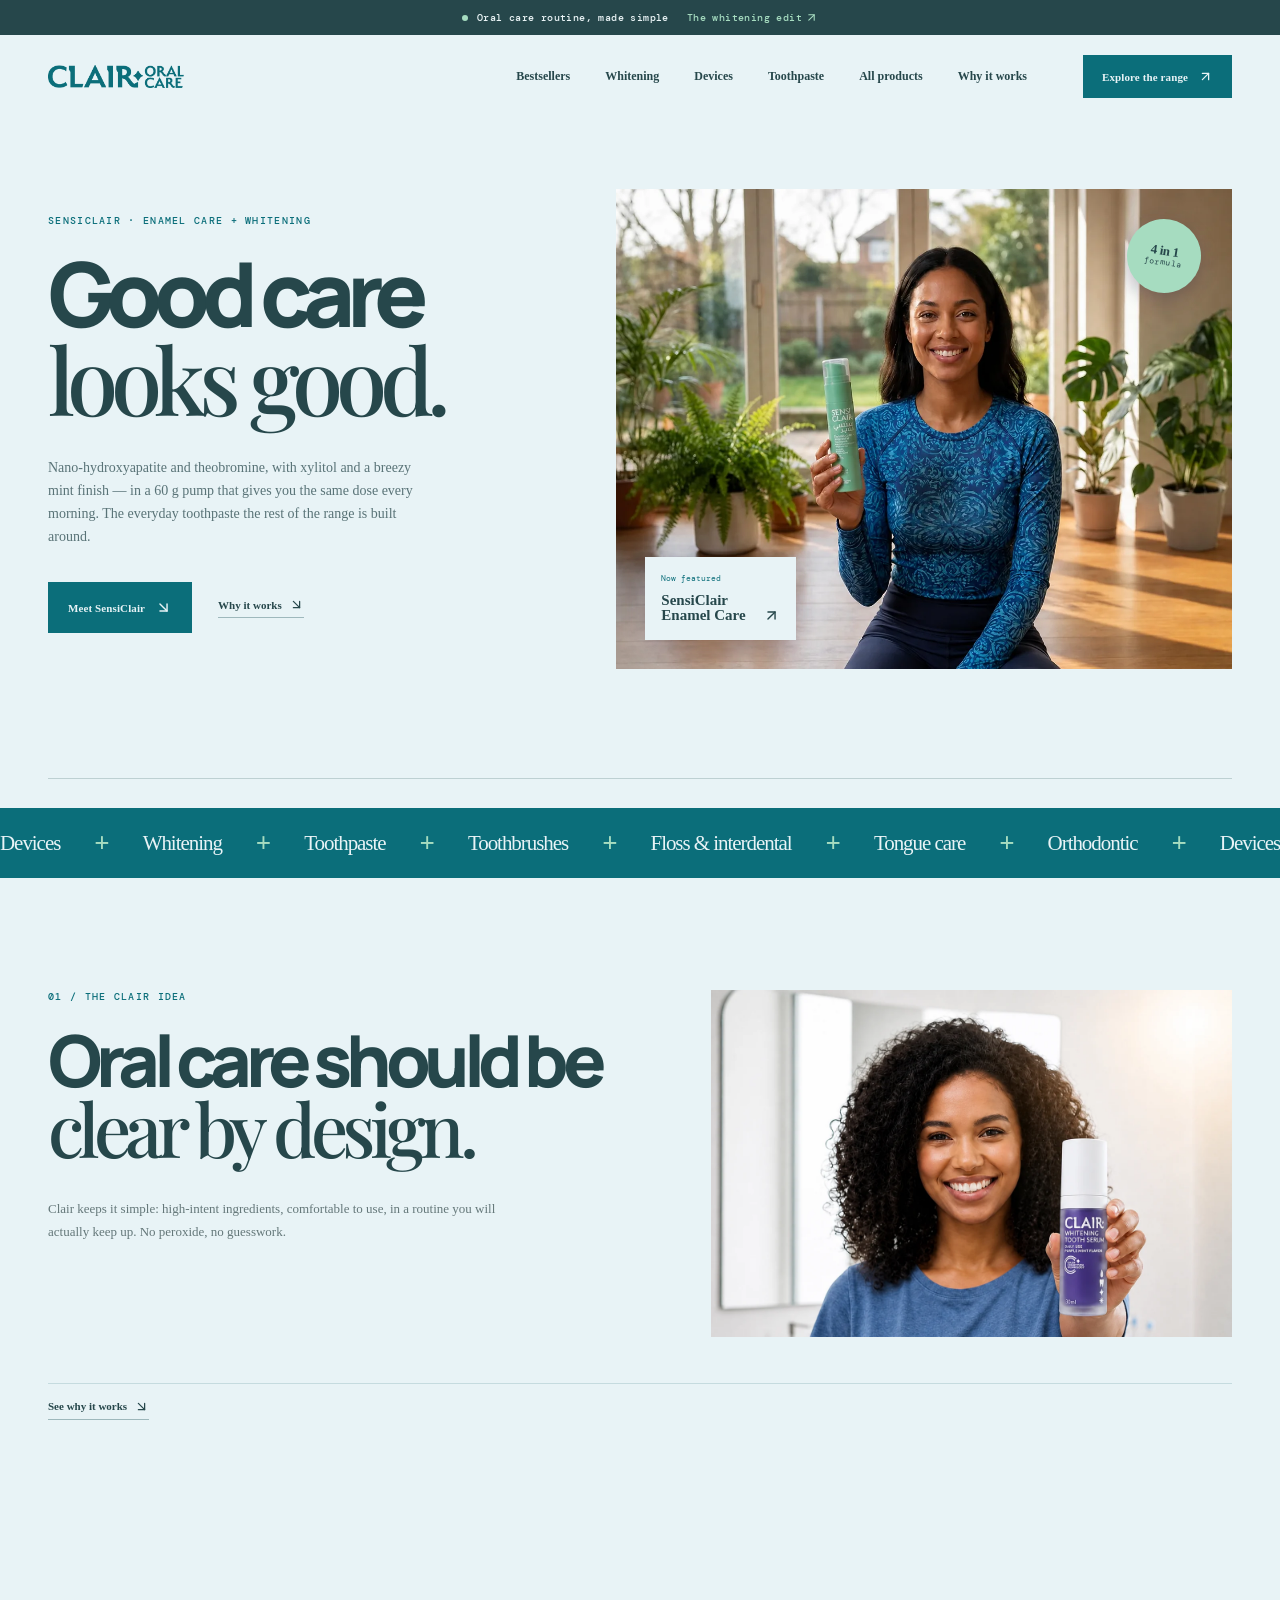
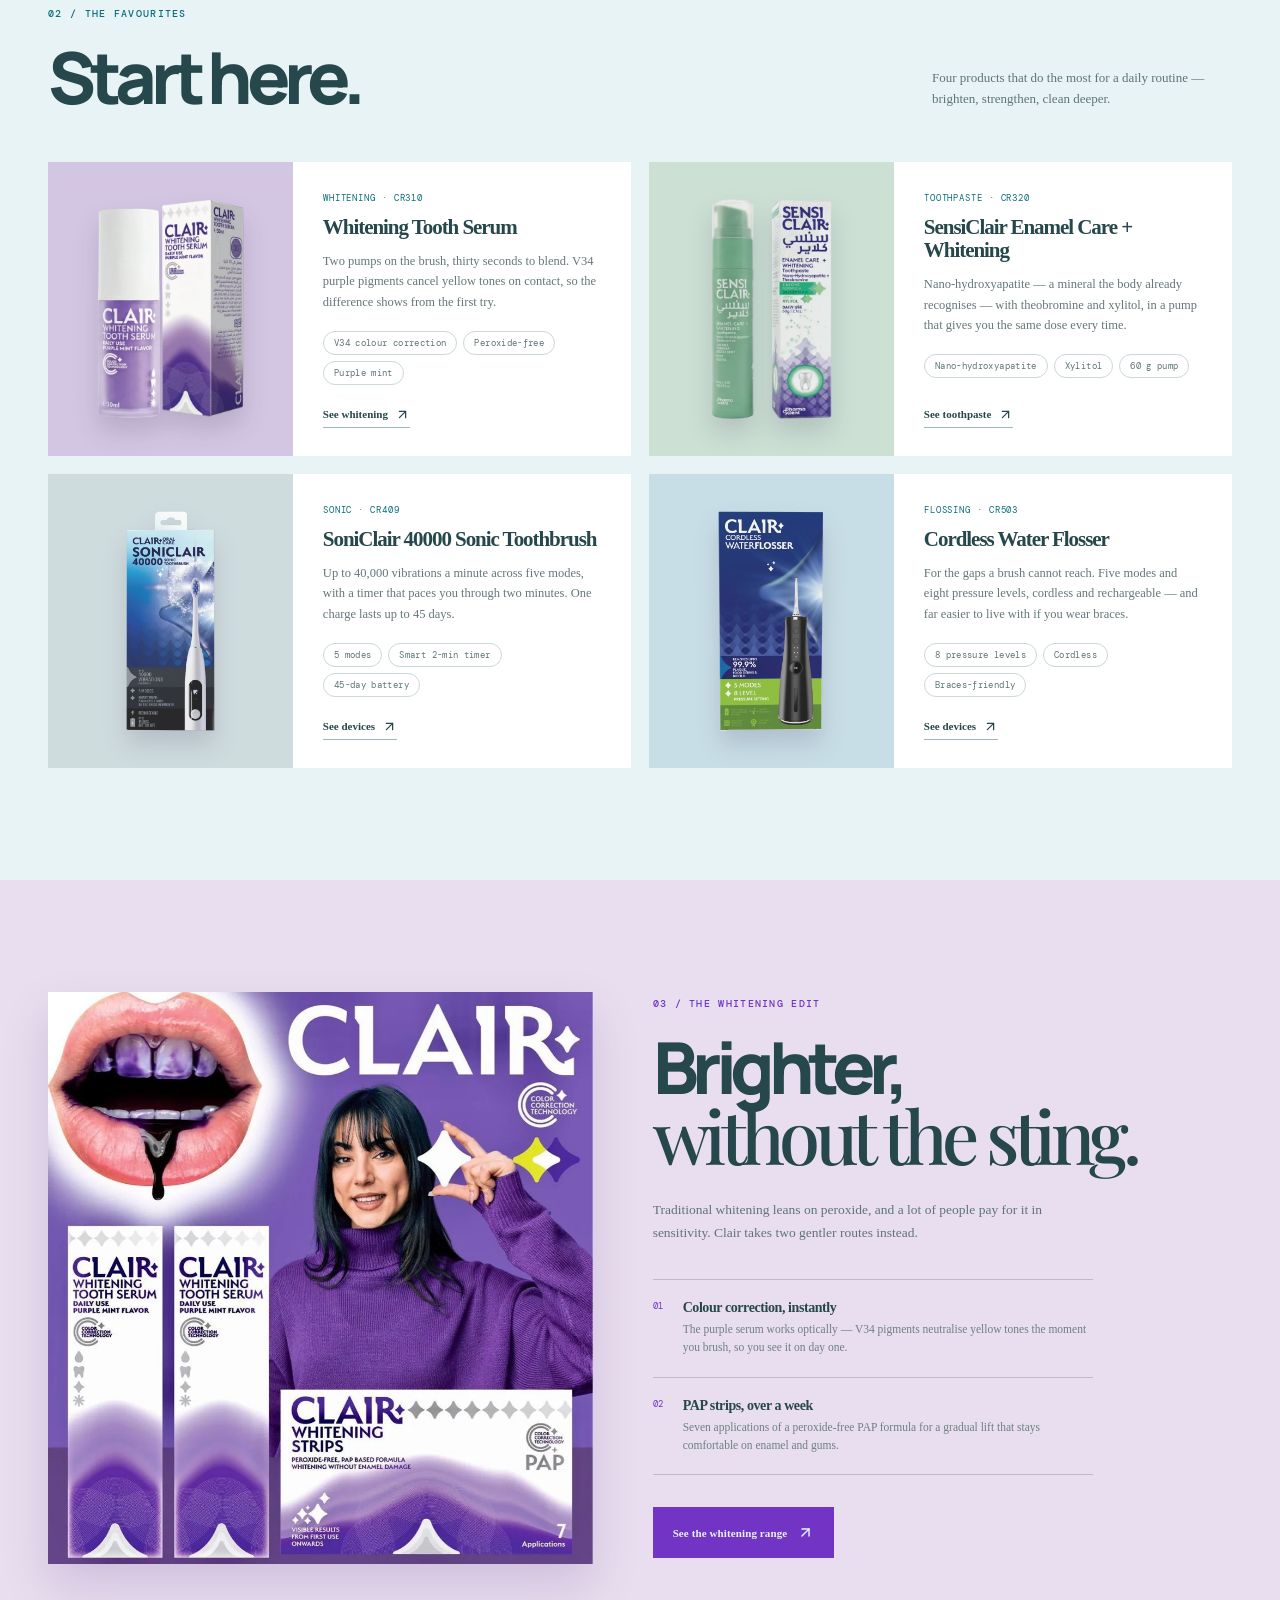
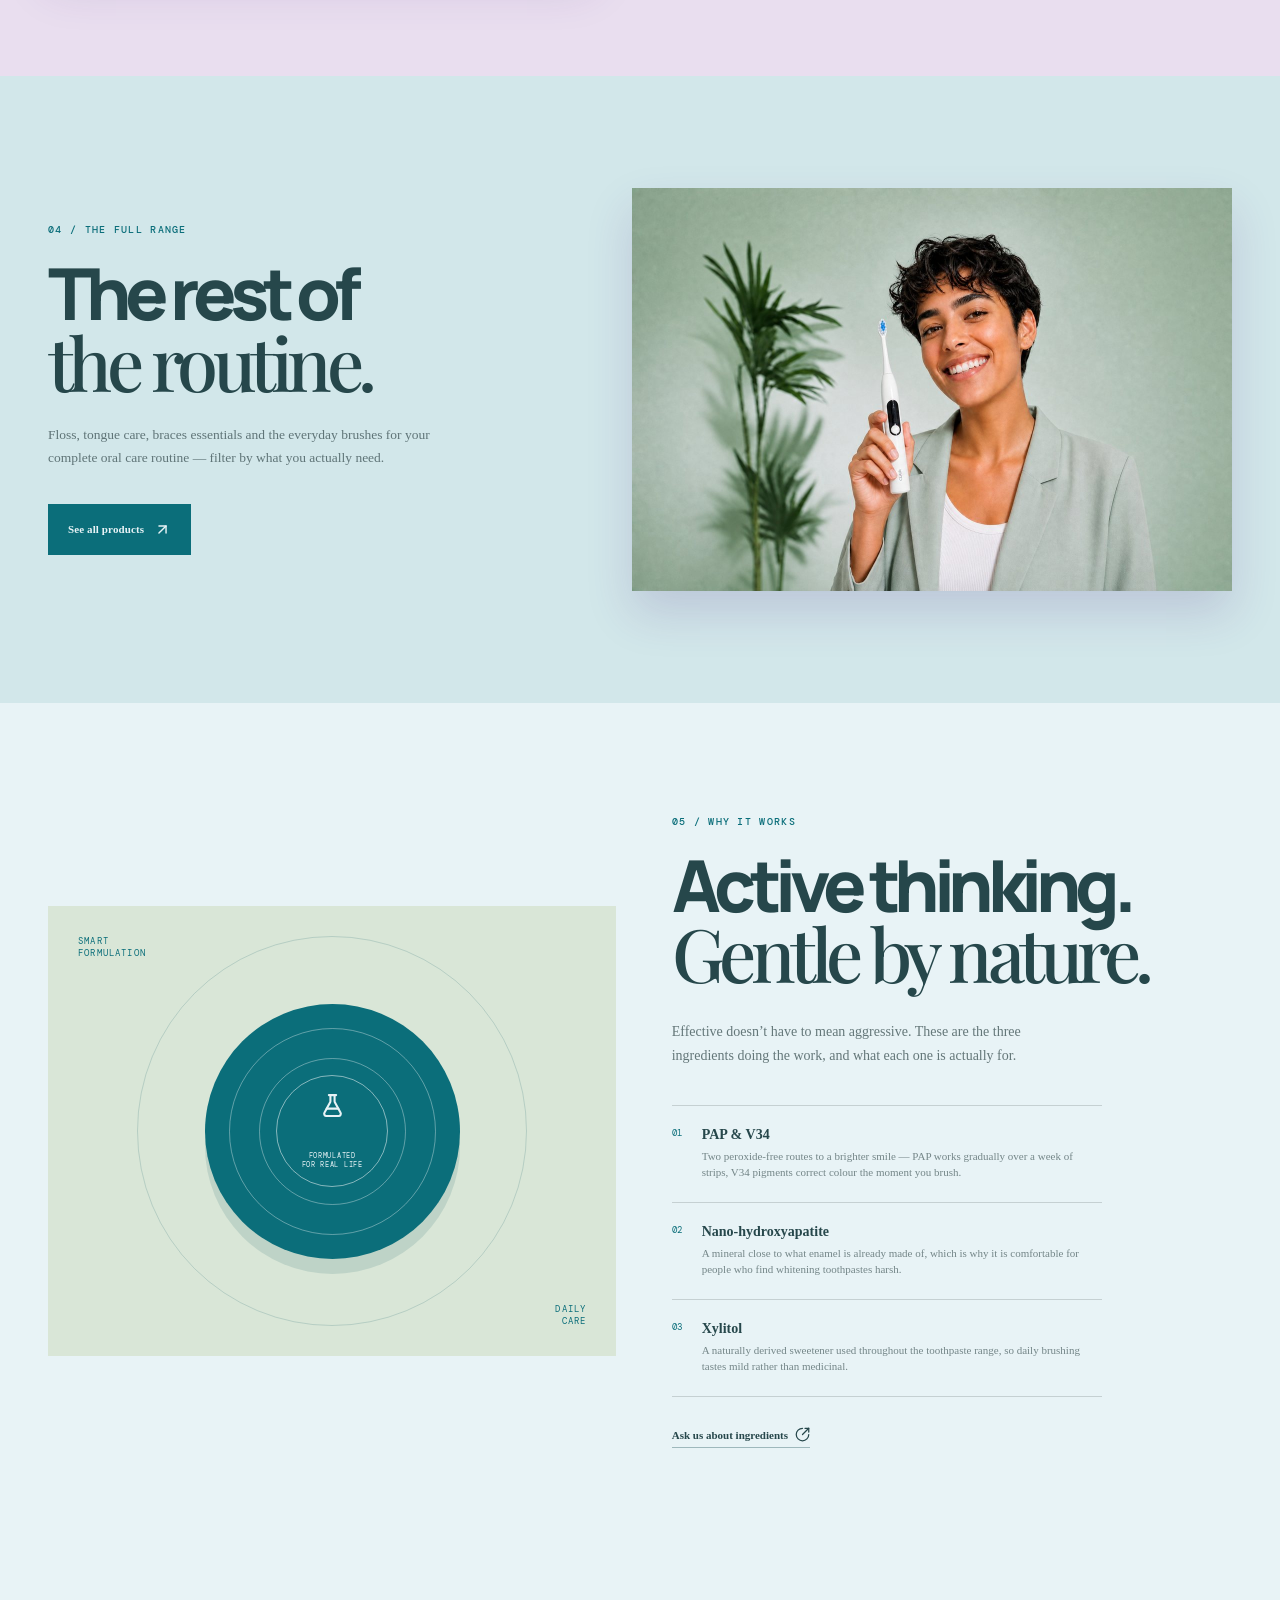
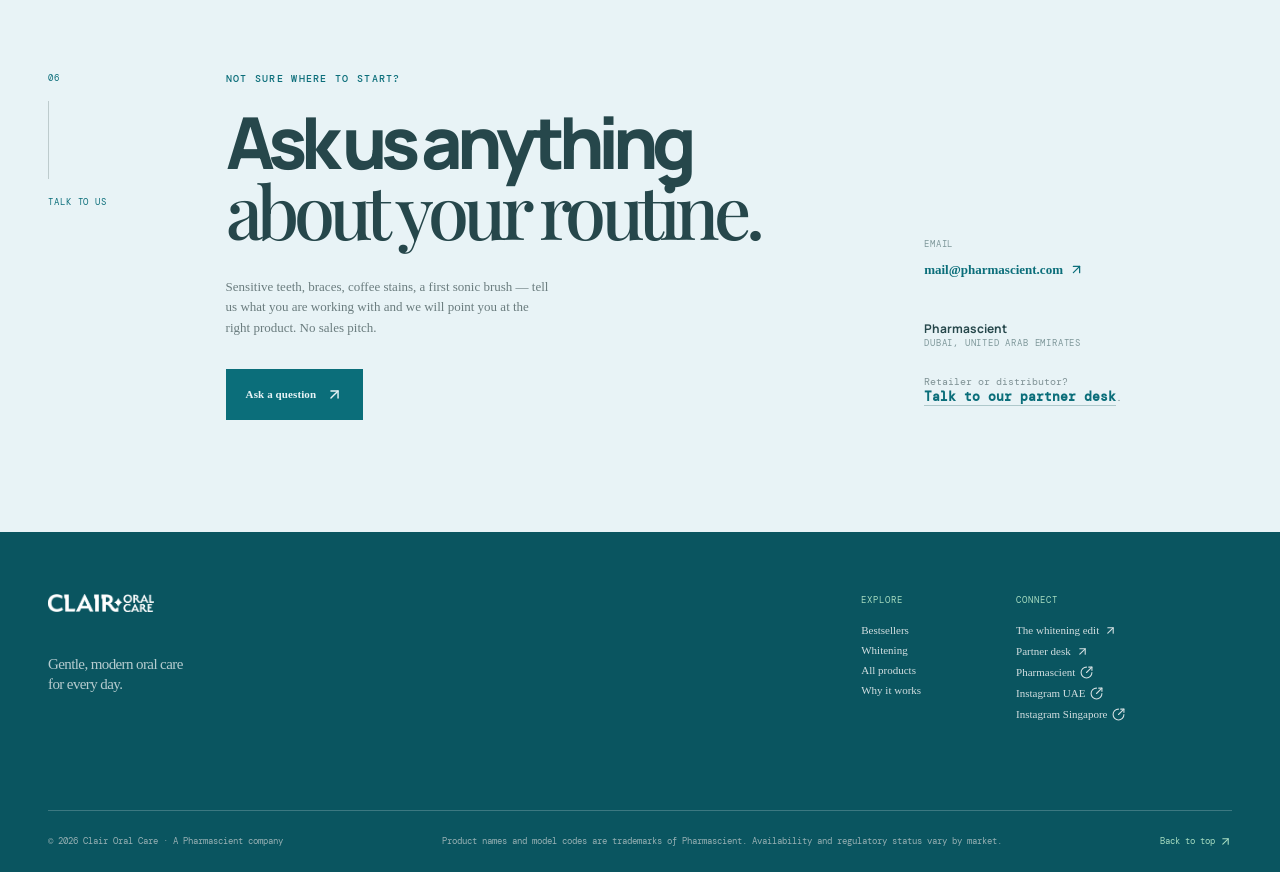
<file: index.html>
<!DOCTYPE html>
<html lang="en">
<head>
<meta charset="utf-8">
<!-- maximum-scale was removed: the original build blocked pinch-zoom. -->
<meta name="viewport" content="width=device-width, initial-scale=1">
<meta name="google-site-verification" content="RaaL3uI5lOjHm4bjw_Rl79rt_wPITiSdwnGscQMcs9U">

<title>Clair &mdash; Oral care routine, made simple | Whitening &amp; toothpaste</title>
<meta name="description" content="Whitening, toothpaste, sonic brushing, flossing and tongue care from Clair. One straightforward routine, gentle enough to keep up every day.">
<link rel="canonical" href="https://clairoral.com/">
<meta name="robots" content="index, follow">

<meta property="og:type" content="website">
<meta property="og:site_name" content="Clair Oral Care">
<meta property="og:url" content="https://clairoral.com/">
<meta property="og:title" content="Clair &mdash; Oral care routine, made simple">
<meta property="og:description" content="Whitening, toothpaste, sonic brushing, flossing and tongue care from Clair. One straightforward routine, gentle enough to keep up every day.">
<meta property="og:image" content="https://clairoral.com/official/og-image.jpg">
<meta property="og:image:width" content="1200">
<meta property="og:image:height" content="630">
<meta name="twitter:card" content="summary_large_image">
<meta name="twitter:title" content="Clair &mdash; Oral care routine, made simple">
<meta name="twitter:description" content="Whitening, toothpaste, sonic brushing, flossing and tongue care. One straightforward routine, gentle enough to keep up every day.">
<meta name="twitter:image" content="https://clairoral.com/official/og-image.jpg">

<link rel="icon" type="image/svg+xml" href="favicon.svg">
<link rel="icon" type="image/png" sizes="32x32" href="favicon-32.png">
<link rel="apple-touch-icon" href="apple-touch-icon.png">

<link rel="preconnect" href="https://fonts.googleapis.com">
<link rel="preconnect" href="https://fonts.gstatic.com" crossorigin>
<!-- ?v bumped whenever style.css or script.js changes, so browsers holding a
     cached copy pick up the new version. -->
<link rel="stylesheet" href="style.css?v=54">

<!-- Set before first paint so scroll-reveal blocks never flash in and out. -->
<script>document.documentElement.classList.add('js');</script>

<script type="application/ld+json">
{
  "@context": "https://schema.org",
  "@type": "Brand",
  "name": "Clair Oral Care",
  "url": "https://clairoral.com/",
  "logo": "https://clairoral.com/official/logo-oralcare.png",
  "description": "Gentle, modern oral care — peroxide-free PAP and V34 whitening, nano-hydroxyapatite toothpaste, sonic toothbrushes, water flossers, floss and tongue care. A brand of Pharmascient.",
  "parentOrganization": {
    "@type": "Organization",
    "name": "Pharmascient",
    "url": "https://pharmascient.com/",
    "email": "mail@pharmascient.com",
    "address": { "@type": "PostalAddress", "addressLocality": "Dubai", "addressCountry": "AE" }
  },
  "sameAs": [
    "https://www.instagram.com/clairoral.ae",
    "https://www.instagram.com/clairoral.sg",
    "https://pharmascient.com/"
  ]
}
</script>

<!-- Cloudflare Web Analytics (cookie-free) -->
<script type="module" src="https://static.cloudflareinsights.com/beacon.min.js" data-cf-beacon='{"token": "0cd597626e144c0b8d7d5eea46ce97aa"}'></script>
</head>
<body>

<a class="skip-link" href="#featured">Skip to the products</a>

<!-- Icon sprite. The original build inlined a full copy of each Lucide icon at
     every use site; a sprite keeps the markup readable. -->
<svg width="0" height="0" aria-hidden="true" focusable="false" style="position:absolute">
  <symbol id="i-ur" viewBox="0 0 24 24" fill="none" stroke="currentColor" stroke-width="2" stroke-linecap="round" stroke-linejoin="round"><path d="M7 7h10v10"/><path d="M7 17 17 7"/></symbol>
  <symbol id="i-dr" viewBox="0 0 24 24" fill="none" stroke="currentColor" stroke-width="2" stroke-linecap="round" stroke-linejoin="round"><path d="m7 7 10 10"/><path d="M17 7v10H7"/></symbol>
  <symbol id="i-out" viewBox="0 0 24 24" fill="none" stroke="currentColor" stroke-width="2" stroke-linecap="round" stroke-linejoin="round"><path d="M22 12A10 10 0 1 1 12 2"/><path d="M22 2 12 12"/><path d="M16 2h6v6"/></symbol>
  <symbol id="i-flask" viewBox="0 0 24 24" fill="none" stroke="currentColor" stroke-width="2" stroke-linecap="round" stroke-linejoin="round"><path d="M14 2v6a2 2 0 0 0 .245.96l5.51 10.08A2 2 0 0 1 18 22H6a2 2 0 0 1-1.755-2.96l5.51-10.08A2 2 0 0 0 10 8V2"/><path d="M6.453 15h11.094"/><path d="M8.5 2h7"/></symbol>
  <symbol id="i-menu" viewBox="0 0 24 24" fill="none" stroke="currentColor" stroke-width="2" stroke-linecap="round" stroke-linejoin="round"><path d="M4 5h16"/><path d="M4 12h16"/><path d="M4 19h16"/></symbol>
  <symbol id="i-layers" viewBox="0 0 24 24" fill="none" stroke="currentColor" stroke-width="2" stroke-linecap="round" stroke-linejoin="round"><path d="m12.83 2.18a2 2 0 0 0-1.66 0L2.6 6.08a1 1 0 0 0 0 1.83l8.58 3.91a2 2 0 0 0 1.66 0l8.58-3.9a1 1 0 0 0 0-1.83Z"/><path d="m6.08 9.5-3.5 1.6a1 1 0 0 0 0 1.81l8.6 3.91a2 2 0 0 0 1.65 0l8.58-3.9a1 1 0 0 0 0-1.83l-3.5-1.59"/><path d="m6.08 14.5-3.5 1.6a1 1 0 0 0 0 1.81l8.6 3.91a2 2 0 0 0 1.65 0l8.58-3.9a1 1 0 0 0 0-1.83l-3.5-1.59"/></symbol>
  <symbol id="i-grid" viewBox="0 0 24 24" fill="none" stroke="currentColor" stroke-width="2" stroke-linecap="round" stroke-linejoin="round"><rect width="7" height="7" x="3" y="3" rx="1"/><rect width="7" height="7" x="14" y="3" rx="1"/><rect width="7" height="7" x="14" y="14" rx="1"/><rect width="7" height="7" x="3" y="14" rx="1"/></symbol>
  <symbol id="i-globe" viewBox="0 0 24 24" fill="none" stroke="currentColor" stroke-width="2" stroke-linecap="round" stroke-linejoin="round"><circle cx="12" cy="12" r="10"/><path d="M12 2a14.5 14.5 0 0 0 0 20 14.5 14.5 0 0 0 0-20"/><path d="M2 12h20"/></symbol>
  <symbol id="i-pin" viewBox="0 0 24 24" fill="none" stroke="currentColor" stroke-width="2" stroke-linecap="round" stroke-linejoin="round"><path d="M20 10c0 6-8 12-8 12s-8-6-8-12a8 8 0 0 1 16 0"/><circle cx="12" cy="10" r="3"/></symbol>
</svg>

<div class="clair-site" id="top">

<div class="announcement">
  <span class="announcement-dot"></span> Oral care routine, made simple
  <a href="#whitening">The whitening edit <svg width="13" height="13" aria-hidden="true"><use href="#i-ur"/></svg></a>
</div>

<header class="site-header">
  <div class="header-inner">
    <a href="#top" class="brand-mark"><img src="official/logo-oralcare-teal.png" alt="Clair Oral Care" width="136" height="23"></a>
    <nav class="main-nav" aria-label="Main navigation">
      <a href="#featured">Bestsellers</a>

      <div class="nav-item">
        <a href="range.html#whitening">Whitening</a>
        <div class="nav-ribbon">
          <ul class="nav-ribbon-list">
            <li><a href="/products/whitening-tooth-serum/">Whitening Tooth Serum</a></li>
            <li><a href="/products/whitening-strips/">Whitening Strips</a></li>
          </ul>
          <a class="nav-ribbon-all" href="range.html#whitening">See all whitening <svg width="13" height="13" aria-hidden="true"><use href="#i-ur"/></svg></a>
        </div>
      </div>

      <div class="nav-item">
        <a href="range.html#devices">Devices</a>
        <div class="nav-ribbon">
          <ul class="nav-ribbon-list">
            <li><a href="/products/soniclair-40000-sonic-toothbrush/">SoniClair 40000 Sonic Toothbrush</a></li>
            <li><a href="/products/replacement-brush-heads/">Replacement Brush Heads</a></li>
            <li><a href="/products/cordless-water-flosser/">Cordless Water Flosser</a></li>
          </ul>
          <a class="nav-ribbon-all" href="range.html#devices">See all devices <svg width="13" height="13" aria-hidden="true"><use href="#i-ur"/></svg></a>
        </div>
      </div>

      <div class="nav-item">
        <a href="range.html#toothpaste">Toothpaste</a>
        <div class="nav-ribbon">
          <ul class="nav-ribbon-list">
            <li><a href="/products/sensiclair-enamel-care-whitening/">SensiClair Enamel Care + Whitening</a></li>
            <li><a href="/products/sensiclair-f-fluoride/">SensiClair F Fluoride</a></li>
          </ul>
          <a class="nav-ribbon-all" href="range.html#toothpaste">See all toothpaste <svg width="13" height="13" aria-hidden="true"><use href="#i-ur"/></svg></a>
        </div>
      </div>

      <div class="nav-item nav-item-end">
        <a href="range.html">All products</a>
        <div class="nav-ribbon">
          <ul class="nav-ribbon-list">
            <li><a href="range.html#devices">Devices</a></li>
            <li><a href="range.html#whitening">Whitening</a></li>
            <li><a href="range.html#toothpaste">Toothpaste</a></li>
            <li><a href="range.html#brushes">Toothbrushes</a></li>
            <li><a href="range.html#floss">Floss &amp; interdental</a></li>
            <li><a href="range.html#tongue">Tongue care</a></li>
            <li><a href="range.html#ortho">Orthodontic</a></li>
          </ul>
          <a class="nav-ribbon-all" href="range.html">See the whole range <svg width="13" height="13" aria-hidden="true"><use href="#i-ur"/></svg></a>
        </div>
      </div>

      <a href="#science">Why it works</a>
      <a class="nav-mobile-cta" href="range.html">All products <svg width="13" height="13" aria-hidden="true"><use href="#i-ur"/></svg></a>
    </nav>
    <a class="header-cta" href="range.html">Explore the range <svg width="15" height="15" aria-hidden="true"><use href="#i-ur"/></svg></a>
    <button class="menu-toggle" type="button" aria-label="Open menu" aria-expanded="false" aria-controls="primary-nav">
      <svg width="24" height="24" aria-hidden="true"><use href="#i-menu"/></svg>
    </button>
  </div>
</header>

<main>

<section class="hero section-shell">
  <div class="hero-copy">
    <p class="eyebrow reveal reveal-1">SensiClair · Enamel Care + Whitening</p>
    <h1 class="hero-title reveal reveal-2">Good care<br><em>looks good.</em></h1>
    <p class="hero-text reveal reveal-3">Nano-hydroxyapatite and theobromine, with xylitol and a breezy mint finish — in a 60&nbsp;g pump that gives you the same dose every morning. The everyday toothpaste the rest of the range is built around.</p>
    <div class="hero-actions reveal reveal-4">
      <a class="button button-primary" href="#featured">Meet SensiClair <svg width="17" height="17" aria-hidden="true"><use href="#i-dr"/></svg></a>
      <a class="text-link" href="#science">Why it works <svg width="15" height="15" aria-hidden="true"><use href="#i-dr"/></svg></a>
    </div>
  </div>
  <div class="hero-art reveal reveal-3">
    <!-- The decorative sun/grid/orbit layers the panel used behind a floating
         pack shot are dropped here: over a photograph they read as noise. The
         sticker and mini-card stay as overlays. -->
    <figure class="hero-photo">
      <img src="official/clair-lifestyle.webp" alt="A woman at home holding a bottle of Clair SensiClair Enamel Care and Whitening toothpaste" width="1400" height="918" fetchpriority="high">
    </figure>
    <div class="hero-sticker hero-sticker-word">4 in 1<br><span>formula</span></div>
    <a class="hero-mini-card" href="range.html#toothpaste">
      <span>Now featured</span>
      <strong>SensiClair<br>Enamel Care</strong>
      <svg width="17" height="17" aria-hidden="true"><use href="#i-ur"/></svg>
    </a>
  </div>
  <!-- The two labels that flanked this rule are gone; the rule runs the full
       width on its own. -->
  <div class="hero-bottom reveal reveal-4">
    <span class="hero-rule"></span>
  </div>
</section>

<section class="marquee-band" aria-label="Clair product range">
  <!-- Four identical passes of the range. The keyframe shifts the track by a
       quarter of its width, which is exactly one pass, so the loop has no
       seam - and one pass stays wider than the viewport, so no gap opens at
       the end of the run. -->
  <div class="marquee-track">
    <span>Devices</span><b aria-hidden="true">+</b>
    <span>Whitening</span><b aria-hidden="true">+</b>
    <span>Toothpaste</span><b aria-hidden="true">+</b>
    <span>Toothbrushes</span><b aria-hidden="true">+</b>
    <span>Floss &amp; interdental</span><b aria-hidden="true">+</b>
    <span>Tongue care</span><b aria-hidden="true">+</b>
    <span>Orthodontic</span><b aria-hidden="true">+</b>
    <span aria-hidden="true">Devices</span><b aria-hidden="true">+</b>
    <span aria-hidden="true">Whitening</span><b aria-hidden="true">+</b>
    <span aria-hidden="true">Toothpaste</span><b aria-hidden="true">+</b>
    <span aria-hidden="true">Toothbrushes</span><b aria-hidden="true">+</b>
    <span aria-hidden="true">Floss &amp; interdental</span><b aria-hidden="true">+</b>
    <span aria-hidden="true">Tongue care</span><b aria-hidden="true">+</b>
    <span aria-hidden="true">Orthodontic</span><b aria-hidden="true">+</b>
    <span aria-hidden="true">Devices</span><b aria-hidden="true">+</b>
    <span aria-hidden="true">Whitening</span><b aria-hidden="true">+</b>
    <span aria-hidden="true">Toothpaste</span><b aria-hidden="true">+</b>
    <span aria-hidden="true">Toothbrushes</span><b aria-hidden="true">+</b>
    <span aria-hidden="true">Floss &amp; interdental</span><b aria-hidden="true">+</b>
    <span aria-hidden="true">Tongue care</span><b aria-hidden="true">+</b>
    <span aria-hidden="true">Orthodontic</span><b aria-hidden="true">+</b>
    <span aria-hidden="true">Devices</span><b aria-hidden="true">+</b>
    <span aria-hidden="true">Whitening</span><b aria-hidden="true">+</b>
    <span aria-hidden="true">Toothpaste</span><b aria-hidden="true">+</b>
    <span aria-hidden="true">Toothbrushes</span><b aria-hidden="true">+</b>
    <span aria-hidden="true">Floss &amp; interdental</span><b aria-hidden="true">+</b>
    <span aria-hidden="true">Tongue care</span><b aria-hidden="true">+</b>
    <span aria-hidden="true">Orthodontic</span><b aria-hidden="true">+</b>
  </div>
</section>

<section class="intro section-shell" id="thinking">
  <div class="intro-heading">
    <p class="eyebrow">01 / The Clair idea</p>
    <h2>Oral care should be<br><em>clear by design.</em></h2>
  </div>
  <div class="intro-copy">
    <p>Clair keeps it simple: high-intent ingredients, comfortable to use, in a routine you will actually keep up. No peroxide, no guesswork.</p>
  </div>
  <figure class="intro-object reveal reveal-2">
    <img src="official/serum-in-hand.webp" alt="A woman in a bathroom holding up a 30 ml bottle of Clair Whitening Tooth Serum" loading="lazy" width="1300" height="866">
  </figure>
  <!-- One rule across both columns, closing the section under the copy and the
       photograph alike. -->
  <p class="intro-foot"><a class="text-link" href="#science">See why it works <svg width="15" height="15" aria-hidden="true"><use href="#i-dr"/></svg></a></p>
</section>

<section class="featured section-shell" id="featured">
  <div class="featured-head">
    <div>
      <p class="eyebrow">02 / The favourites</p>
      <h2>Start here.</h2>
    </div>
    <p class="featured-note">Four products that do the most for a daily routine — brighten, strengthen, clean deeper.</p>
  </div>

  <div class="featured-grid">

    <article class="feature-card">
      <div class="feature-media visual-violet">
        <img src="official/cr310-whitening-serum.webp" alt="Clair Whitening Tooth Serum, purple colour-correcting daily serum" loading="lazy" width="420" height="340">
      </div>
      <div class="feature-body">
        <p class="feature-kicker">Whitening · CR310</p>
        <h3>Whitening Tooth Serum</h3>
        <p class="feature-lede">Two pumps on the brush, thirty seconds to blend. V34 purple pigments cancel yellow tones on contact, so the difference shows from the first try.</p>
        <ul class="feature-chips">
          <li>V34 colour correction</li>
          <li>Peroxide-free</li>
          <li>Purple mint</li>
        </ul>
        <a class="text-link" href="range.html#whitening">See whitening <svg width="15" height="15" aria-hidden="true"><use href="#i-ur"/></svg></a>
      </div>
    </article>

    <article class="feature-card">
      <div class="feature-media visual-mint">
        <img src="official/cr320-sensiclair-enamel.webp" alt="Clair SensiClair Enamel Care and Whitening toothpaste in a 60 g pump bottle" loading="lazy" width="420" height="340">
      </div>
      <div class="feature-body">
        <p class="feature-kicker">Toothpaste · CR320</p>
        <h3>SensiClair Enamel Care + Whitening</h3>
        <p class="feature-lede">Nano-hydroxyapatite — a mineral the body already recognises — with theobromine and xylitol, in a pump that gives you the same dose every time.</p>
        <ul class="feature-chips">
          <li>Nano-hydroxyapatite</li>
          <li>Xylitol</li>
          <li>60 g pump</li>
        </ul>
        <a class="text-link" href="range.html#toothpaste">See toothpaste <svg width="15" height="15" aria-hidden="true"><use href="#i-ur"/></svg></a>
      </div>
    </article>

    <article class="feature-card">
      <div class="feature-media visual-ink">
        <img src="official/soniclair-40000.webp" alt="Clair SoniClair 40000 sonic toothbrush with replacement brush heads" loading="lazy" width="420" height="340">
      </div>
      <div class="feature-body">
        <p class="feature-kicker">Sonic · CR409</p>
        <h3>SoniClair 40000 Sonic Toothbrush</h3>
        <p class="feature-lede">Up to 40,000 vibrations a minute across five modes, with a timer that paces you through two minutes. One charge lasts up to 45 days.</p>
        <ul class="feature-chips">
          <li>5 modes</li>
          <li>Smart 2-min timer</li>
          <li>45-day battery</li>
        </ul>
        <a class="text-link" href="range.html#devices">See devices <svg width="15" height="15" aria-hidden="true"><use href="#i-ur"/></svg></a>
      </div>
    </article>

    <article class="feature-card">
      <div class="feature-media visual-sky">
        <img src="official/waterflosser.webp" alt="Clair cordless rechargeable water flosser" loading="lazy" width="420" height="340">
      </div>
      <div class="feature-body">
        <p class="feature-kicker">Flossing · CR503</p>
        <h3>Cordless Water Flosser</h3>
        <p class="feature-lede">For the gaps a brush cannot reach. Five modes and eight pressure levels, cordless and rechargeable — and far easier to live with if you wear braces.</p>
        <ul class="feature-chips">
          <li>8 pressure levels</li>
          <li>Cordless</li>
          <li>Braces-friendly</li>
        </ul>
        <a class="text-link" href="range.html#devices">See devices <svg width="15" height="15" aria-hidden="true"><use href="#i-ur"/></svg></a>
      </div>
    </article>

  </div>
</section>

<section class="whitening-story" id="whitening">
  <div class="section-shell whitening-inner">
    <figure class="whitening-figure">
      <img src="official/whitening-collage.webp" alt="The Clair whitening range — purple colour-correcting tooth serum and PAP whitening strips" loading="lazy" width="1000" height="1040">
    </figure>
    <div class="whitening-copy">
      <p class="eyebrow">03 / The whitening edit</p>
      <h2>Brighter,<br><em>without the sting.</em></h2>
      <p>Traditional whitening leans on peroxide, and a lot of people pay for it in sensitivity. Clair takes two gentler routes instead.</p>
      <div class="whitening-points">
        <div>
          <span class="point-number">01</span>
          <div>
            <h3>Colour correction, instantly</h3>
            <p>The purple serum works optically — V34 pigments neutralise yellow tones the moment you brush, so you see it on day one.</p>
          </div>
        </div>
        <div>
          <span class="point-number">02</span>
          <div>
            <h3>PAP strips, over a week</h3>
            <p>Seven applications of a peroxide-free PAP formula for a gradual lift that stays comfortable on enamel and gums.</p>
          </div>
        </div>
      </div>
      <a class="button button-primary" href="range.html#whitening">See the whitening range <svg width="17" height="17" aria-hidden="true"><use href="#i-ur"/></svg></a>
    </div>
  </div>
</section>

<section class="range-cta">
  <div class="section-shell range-cta-inner">
    <div class="range-cta-copy">
      <p class="eyebrow">04 / The full range</p>
      <h2>The rest of<br><em>the routine.</em></h2>
      <p>Floss, tongue care, braces essentials and the everyday brushes for your complete oral care routine &mdash; filter by what you actually need.</p>
      <a class="button button-primary" href="range.html">See all products <svg width="17" height="17" aria-hidden="true"><use href="#i-ur"/></svg></a>
    </div>
    <figure class="range-cta-figure">
      <img src="official/sonic-model.jpg" alt="A woman holding a Clair SoniClair sonic toothbrush" loading="lazy" width="1200" height="806">
    </figure>
  </div>
</section>

<section class="technology section-shell" id="science">
  <div class="tech-visual">
    <div class="tech-disc">
      <div class="tech-ring ring-a"></div>
      <div class="tech-ring ring-b"></div>
      <div class="tech-core">
        <svg width="25" height="25" aria-hidden="true"><use href="#i-flask"/></svg>
        <span>FORMULATED<br>FOR REAL LIFE</span>
      </div>
    </div>
    <div class="tech-label label-top">SMART<br>FORMULATION</div>
    <div class="tech-label label-bottom">DAILY<br>CARE</div>
  </div>
  <div class="tech-content">
    <p class="eyebrow">05 / Why it works</p>
    <h2>Active thinking.<br><em>Gentle by nature.</em></h2>
    <p class="tech-lede">Effective doesn’t have to mean aggressive. These are the three ingredients doing the work, and what each one is actually for.</p>
    <div class="tech-points">
      <div><span class="point-number">01</span><div><h3>PAP &amp; V34</h3><p>Two peroxide-free routes to a brighter smile — PAP works gradually over a week of strips, V34 pigments correct colour the moment you brush.</p></div></div>
      <div><span class="point-number">02</span><div><h3>Nano-hydroxyapatite</h3><p>A mineral close to what enamel is already made of, which is why it is comfortable for people who find whitening toothpastes harsh.</p></div></div>
      <div><span class="point-number">03</span><div><h3>Xylitol</h3><p>A naturally derived sweetener used throughout the toothpaste range, so daily brushing tastes mild rather than medicinal.</p></div></div>
    </div>
    <a class="text-link" data-enquiry="Product question" href="mailto:mail@pharmascient.com?subject=Clair%20Oral%20Care%20%E2%80%94%20ingredient%20question">Ask us about ingredients <svg width="15" height="15" aria-hidden="true"><use href="#i-out"/></svg></a>
  </div>
</section>


<section class="contact-section section-shell" id="contact">
  <div class="contact-kicker">
    <span>06</span>
    <span class="contact-line"></span>
    <span>Talk to us</span>
  </div>
  <div class="contact-main">
    <p class="eyebrow">Not sure where to start?</p>
    <h2>Ask us anything<br><em>about your routine.</em></h2>
    <p>Sensitive teeth, braces, coffee stains, a first sonic brush — tell us what you are working with and we will point you at the right product. No sales pitch.</p>
    <a class="button button-primary" data-enquiry="Product question" href="mailto:mail@pharmascient.com?subject=Clair%20Oral%20Care%20%E2%80%94%20product%20question">Ask a question <svg width="17" height="17" aria-hidden="true"><use href="#i-ur"/></svg></a>
  </div>
  <div class="contact-side">
    <p>Email</p>
    <a href="mailto:mail@pharmascient.com?subject=Clair%20Oral%20Care%20%E2%80%94%20product%20question">mail@pharmascient.com <svg width="15" height="15" aria-hidden="true"><use href="#i-ur"/></svg></a>
    <p class="contact-location"><span>Pharmascient</span><br>Dubai, United Arab Emirates</p>
    <p class="contact-trade">Retailer or distributor? <a data-enquiry="Retailer or distributor" href="mailto:mail@pharmascient.com?subject=Clair%20Oral%20Care%20%E2%80%94%20distribution%20enquiry">Talk to our partner desk</a>.</p>
  </div>
</section>

</main>

<footer class="site-footer">
  <div class="footer-top section-shell">
    <div>
      <!-- White lockup: the footer sits on deep violet, where the purple mark
           used in the header falls away. -->
      <a href="#top" class="brand-mark brand-mark-light"><img src="official/logo-oralcare-white.png" alt="Clair Oral Care" width="106" height="18" loading="lazy"></a>
      <p class="footer-tagline">Gentle, modern oral care<br>for every day.</p>
    </div>
    <div class="footer-nav">
      <div>
        <p>Explore</p>
        <a href="#featured">Bestsellers</a>
        <a href="#whitening">Whitening</a>
        <a href="range.html">All products</a>
        <a href="#science">Why it works</a>
      </div>
      <div>
        <p>Connect</p>
        <a href="#whitening">The whitening edit <svg width="13" height="13" aria-hidden="true"><use href="#i-ur"/></svg></a>
        <a data-enquiry="Retailer or distributor" href="mailto:mail@pharmascient.com?subject=Clair%20Oral%20Care%20%E2%80%94%20distribution%20enquiry">Partner desk <svg width="13" height="13" aria-hidden="true"><use href="#i-ur"/></svg></a>
        <a href="https://pharmascient.com/" target="_blank" rel="noopener">Pharmascient <svg width="13" height="13" aria-hidden="true"><use href="#i-out"/></svg></a>
        <a href="https://www.instagram.com/clairoral.ae" target="_blank" rel="noopener">Instagram UAE <svg width="13" height="13" aria-hidden="true"><use href="#i-out"/></svg></a>
        <a href="https://www.instagram.com/clairoral.sg" target="_blank" rel="noopener">Instagram Singapore <svg width="13" height="13" aria-hidden="true"><use href="#i-out"/></svg></a>
      </div>
    </div>
  </div>
  <div class="footer-bottom section-shell">
    <span>© 2026 Clair Oral Care · A Pharmascient company</span>
    <span>Product names and model codes are trademarks of Pharmascient. Availability and regulatory status vary by market.</span>
    <a href="#top">Back to top <svg width="13" height="13" aria-hidden="true"><use href="#i-ur"/></svg></a>
  </div>
</footer>

</div>

<!-- Enquiry modal. The design system already carried styles for this (.enquiry-modal,
     .enquiry-form, .success-state); the markup had gone missing. It lives outside
     .clair-site so the fixed backdrop cannot be clipped by that overflow:hidden.
     Hidden until script.js opens it - every trigger keeps a real mailto: href, so
     with no JavaScript the links still reach the same inbox. -->
<div class="modal-backdrop" id="enquiry" hidden>
  <div class="enquiry-modal" role="dialog" aria-modal="true" aria-labelledby="enquiry-title">
    <button class="icon-button modal-close" type="button" aria-label="Close">
      <svg width="20" height="20" viewBox="0 0 24 24" fill="none" stroke="currentColor" stroke-width="2" stroke-linecap="round" aria-hidden="true"><path d="M18 6 6 18"/><path d="m6 6 12 12"/></svg>
    </button>

    <div data-enquiry-form>
      <p class="eyebrow">Clair Oral Care</p>
      <h2 id="enquiry-title">Ask us<br><em>anything.</em></h2>
      <p class="modal-copy">Tell us what you are working with and we will point you at the right product. Retailers and distributors, use the same form &mdash; pick the enquiry type below.</p>

      <form class="enquiry-form" novalidate>
        <label>Name
          <input type="text" name="name" autocomplete="name" required>
        </label>
        <label>Email
          <input type="email" name="email" autocomplete="email" required>
        </label>
        <label>Phone
          <input type="tel" name="phone" autocomplete="tel">
        </label>
        <label>Enquiry type
          <select name="topic">
            <option>Product question</option>
            <option>Retailer or distributor</option>
            <option>Something else</option>
          </select>
        </label>
        <label>Your question
          <textarea name="query" rows="3" required></textarea>
        </label>
        <input type="text" name="_gotcha" tabindex="-1" autocomplete="off" aria-hidden="true" hidden>
        <p class="form-error" data-form-error hidden>Please fill in your name, email and question.</p>
        <button class="button button-primary form-submit" type="submit">Send enquiry <svg width="17" height="17" aria-hidden="true"><use href="#i-ur"/></svg></button>
      </form>

      <p class="modal-footnote">We will get back to you shortly.</p>
    </div>

    <div class="success-state" data-enquiry-success hidden>
      <div class="success-mark">
        <svg width="22" height="22" viewBox="0 0 24 24" fill="none" stroke="currentColor" stroke-width="2.5" stroke-linecap="round" stroke-linejoin="round" aria-hidden="true"><path d="M20 6 9 17l-5-5"/></svg>
      </div>
      <p class="eyebrow" data-success-eyebrow>Message sent</p>
      <h2 data-success-title>Thank<br><em>you.</em></h2>
      <p class="modal-copy" data-success-copy>Thank you for your enquiry. We will get back to you shortly at the address you gave.</p>
      <button class="button button-dark" type="button" data-enquiry-close>Close</button>
    </div>
  </div>
</div>

<script src="script.js?v=54"></script>
</body>
</html>
</file>
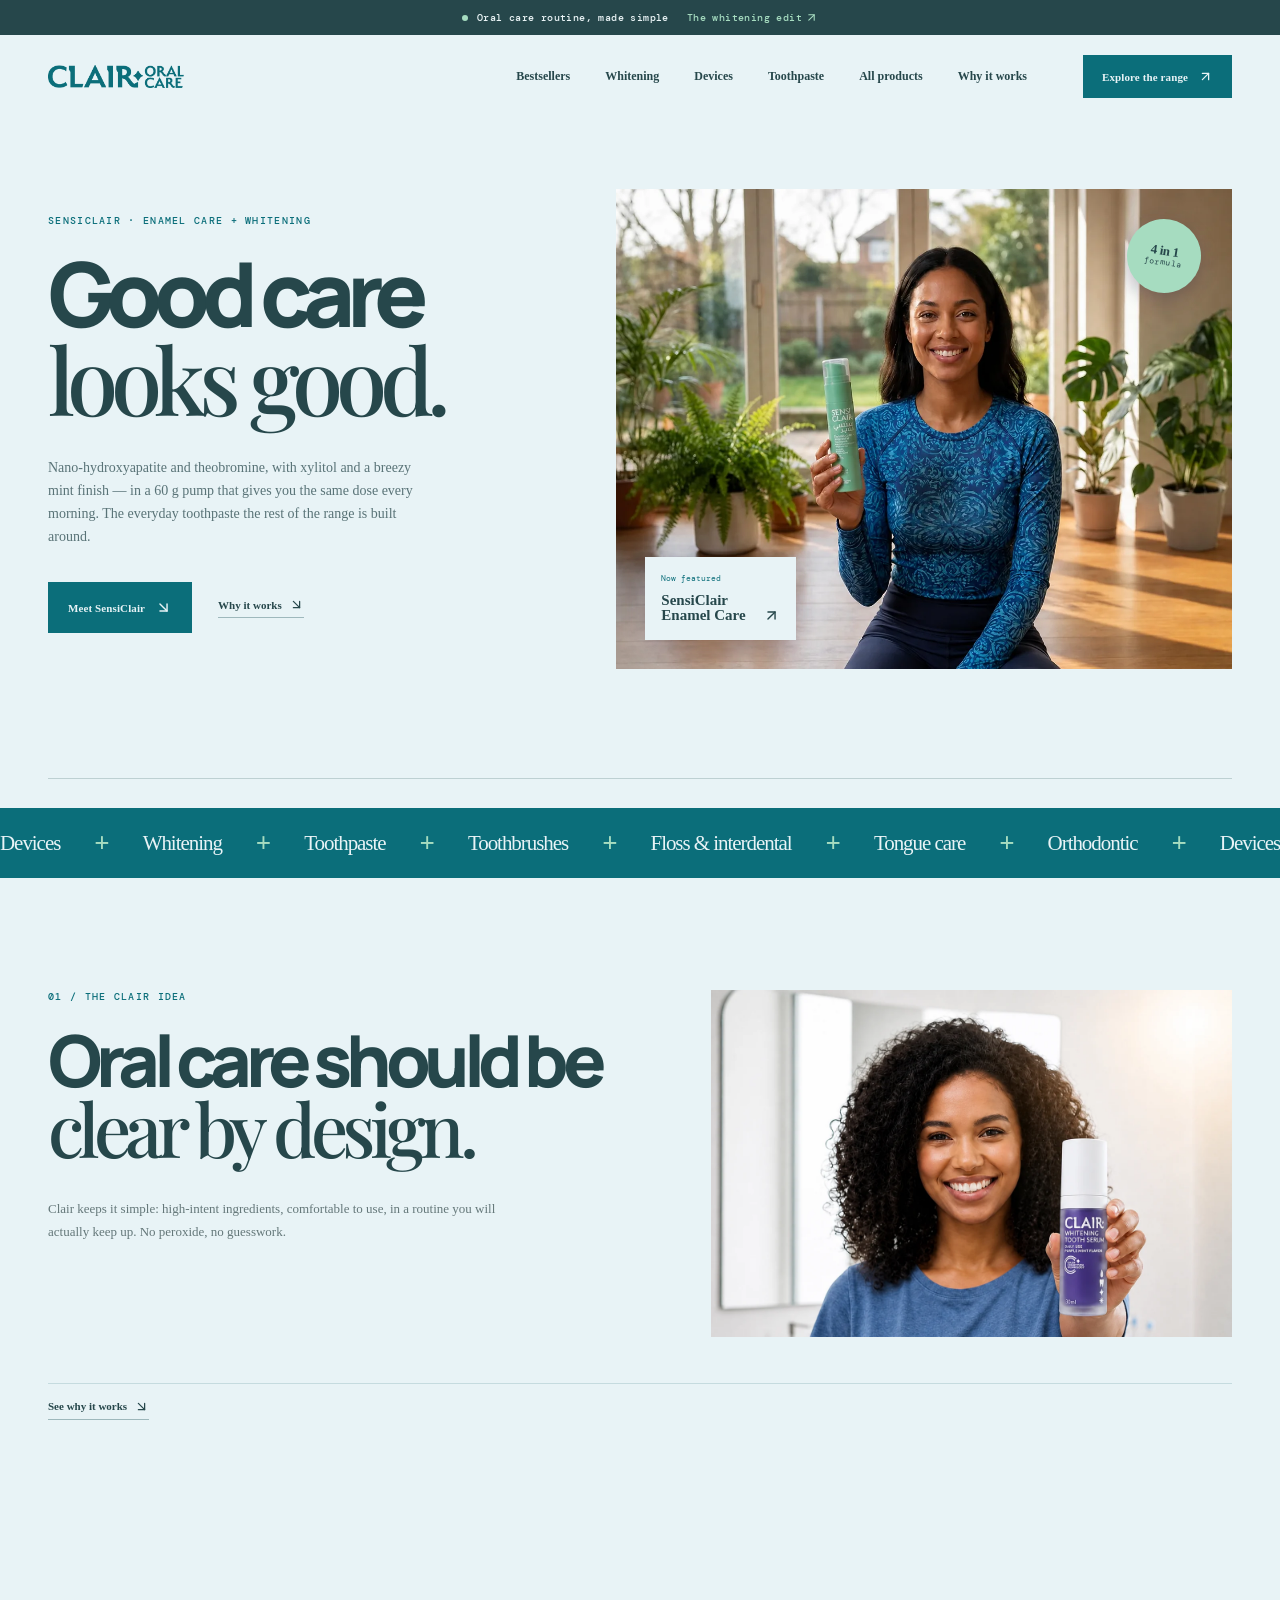
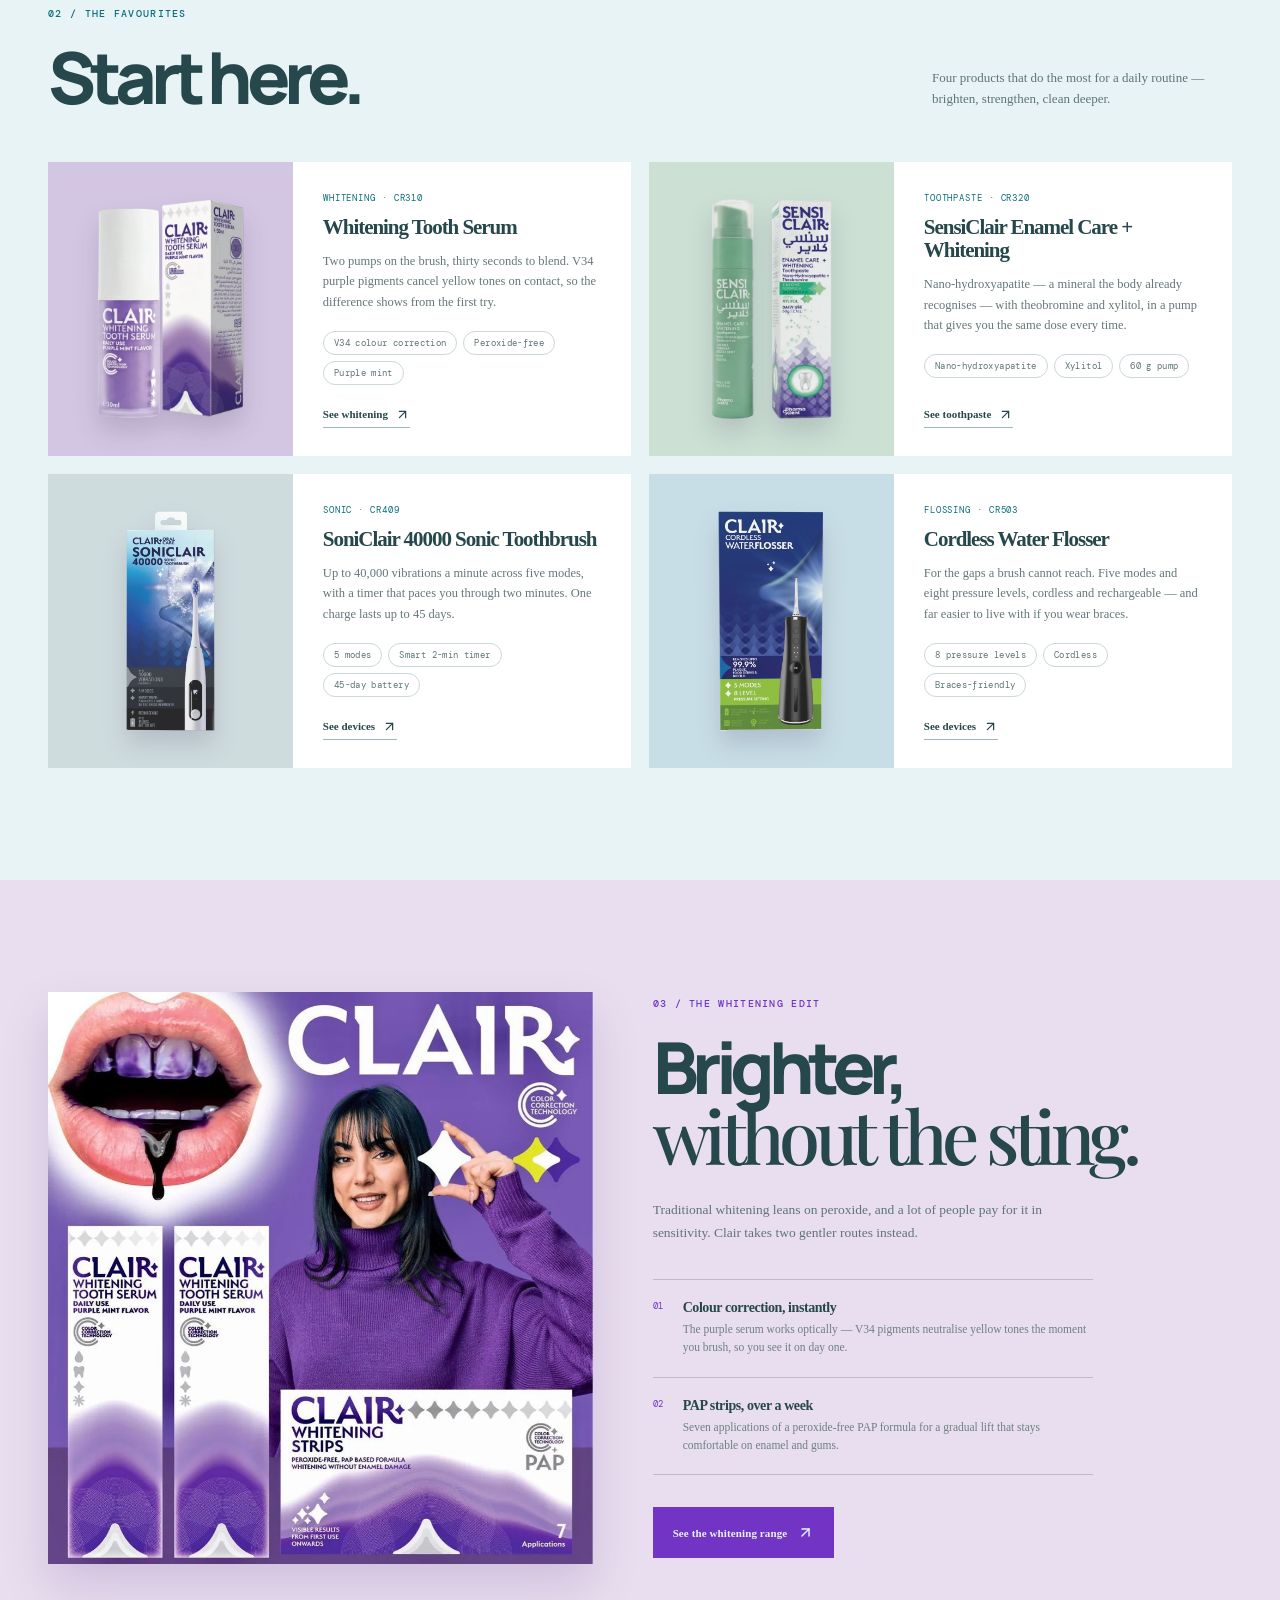
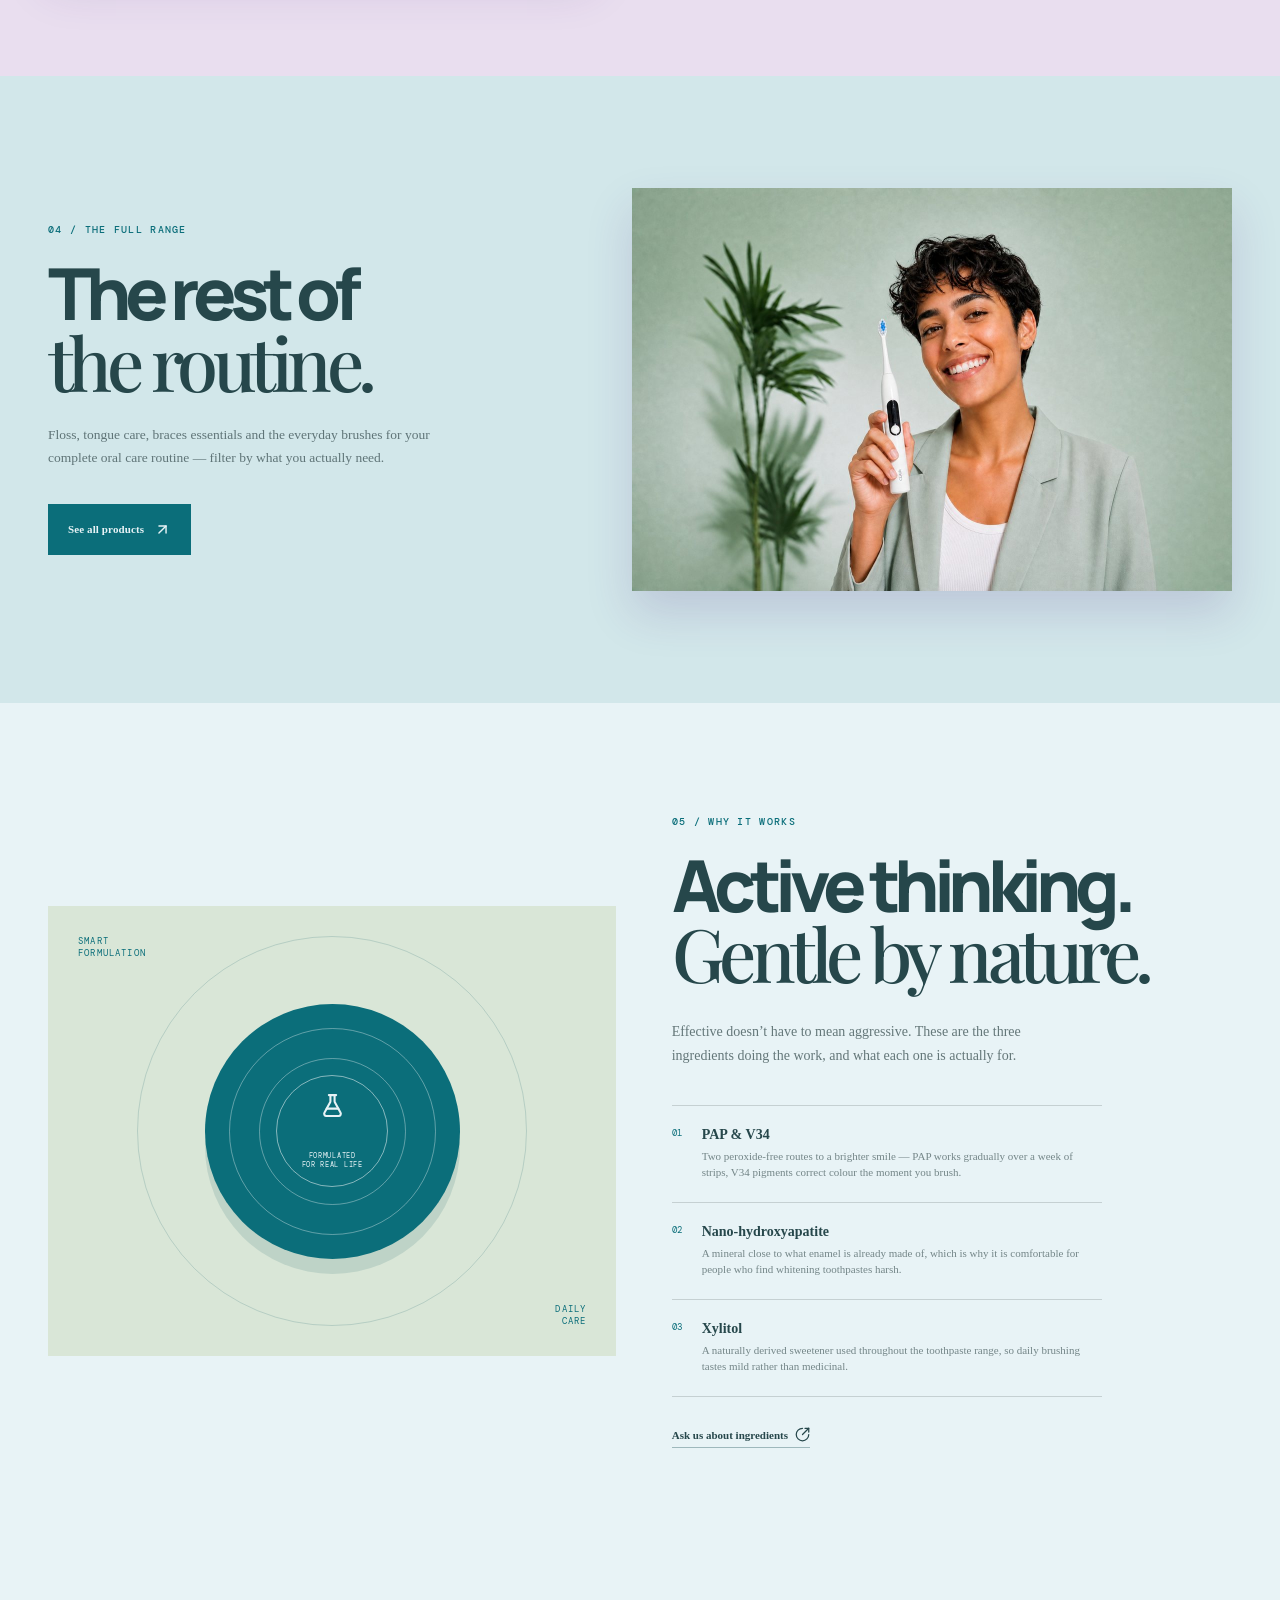
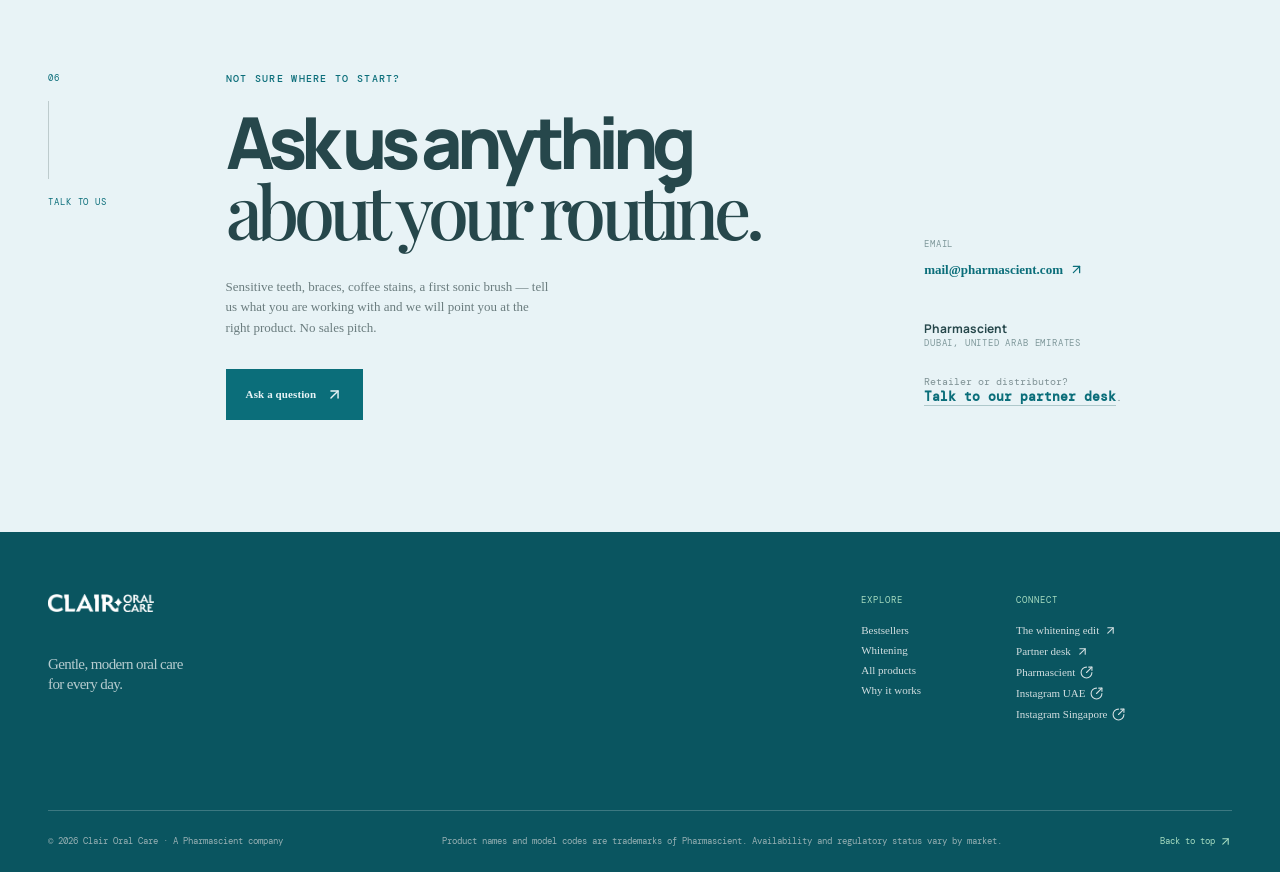
<file: ae/index.html>
<!DOCTYPE html>
<html lang="en">
<head>
<meta charset="utf-8">
<meta name="viewport" content="width=device-width, initial-scale=1">
<title>Moved &mdash; Clair Oral Care</title>
<!-- The UAE landing page was retired on 2026-08-13. The URL stays alive so inbound links,
     printed codes and search results land somewhere useful instead of a 404.
     A zero-delay refresh plus a canonical is how you spell a 301 on a host
     that cannot send one, and Google treats it as a permanent redirect,
     consolidating this URL into the home page.

     There is deliberately no noindex. It was here at first, and it fought the
     canonical: one says drop this page, the other says fold it into the home
     page. Google warns against pairing them, and the risk runs the wrong way -
     the noindex can carry across to the canonical target, which is the home
     page. Let the redirect do the work. -->
<link rel="canonical" href="https://clairoral.com/">
<meta http-equiv="refresh" content="0; url=/">
<style>
  body { background:#e8f3f6; color:#26474b; font:15px/1.6 system-ui, sans-serif;
         display:grid; place-items:center; min-height:100vh; margin:0; padding:24px; text-align:center }
  a { color:#0b6e7a }
</style>
</head>
<body>
<p>This page has moved.<br><a href="/">Continue to Clair Oral Care</a></p>
<script>location.replace('/');</script>
</body>
</html>
</file>
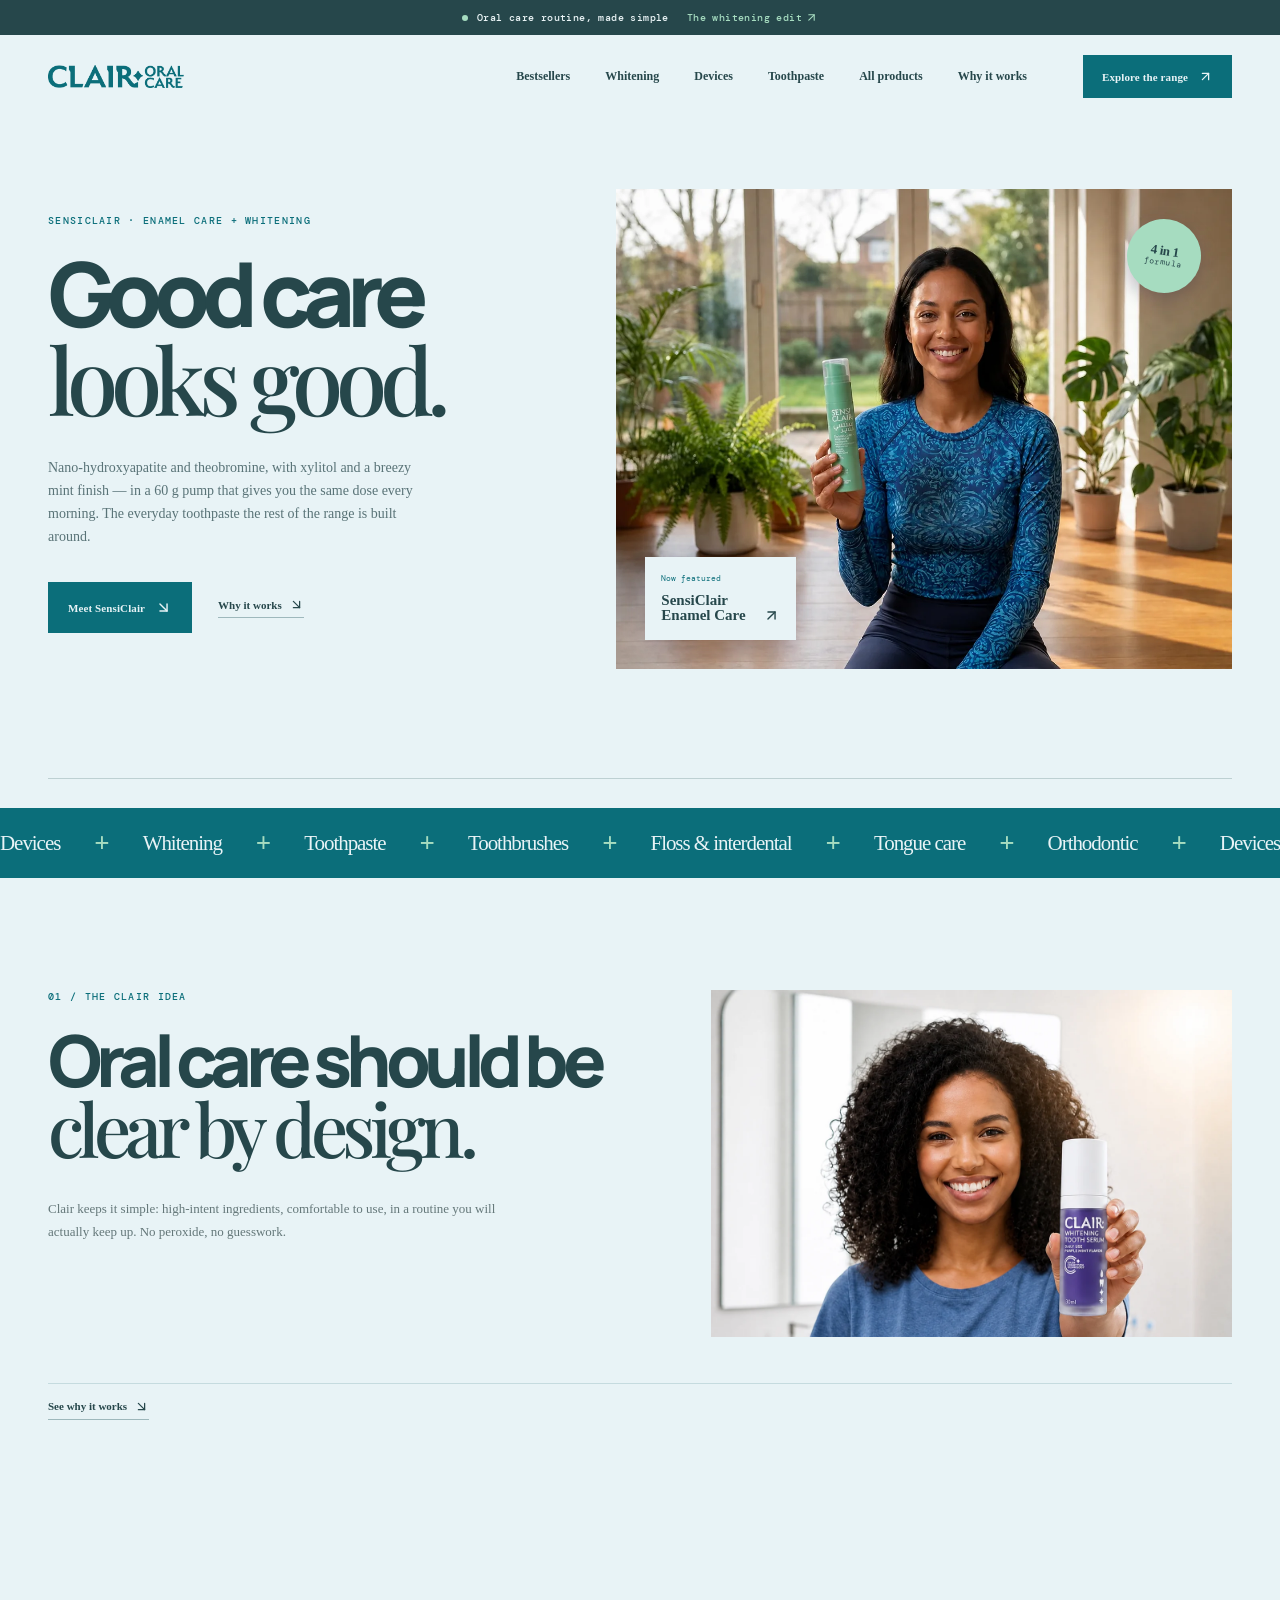
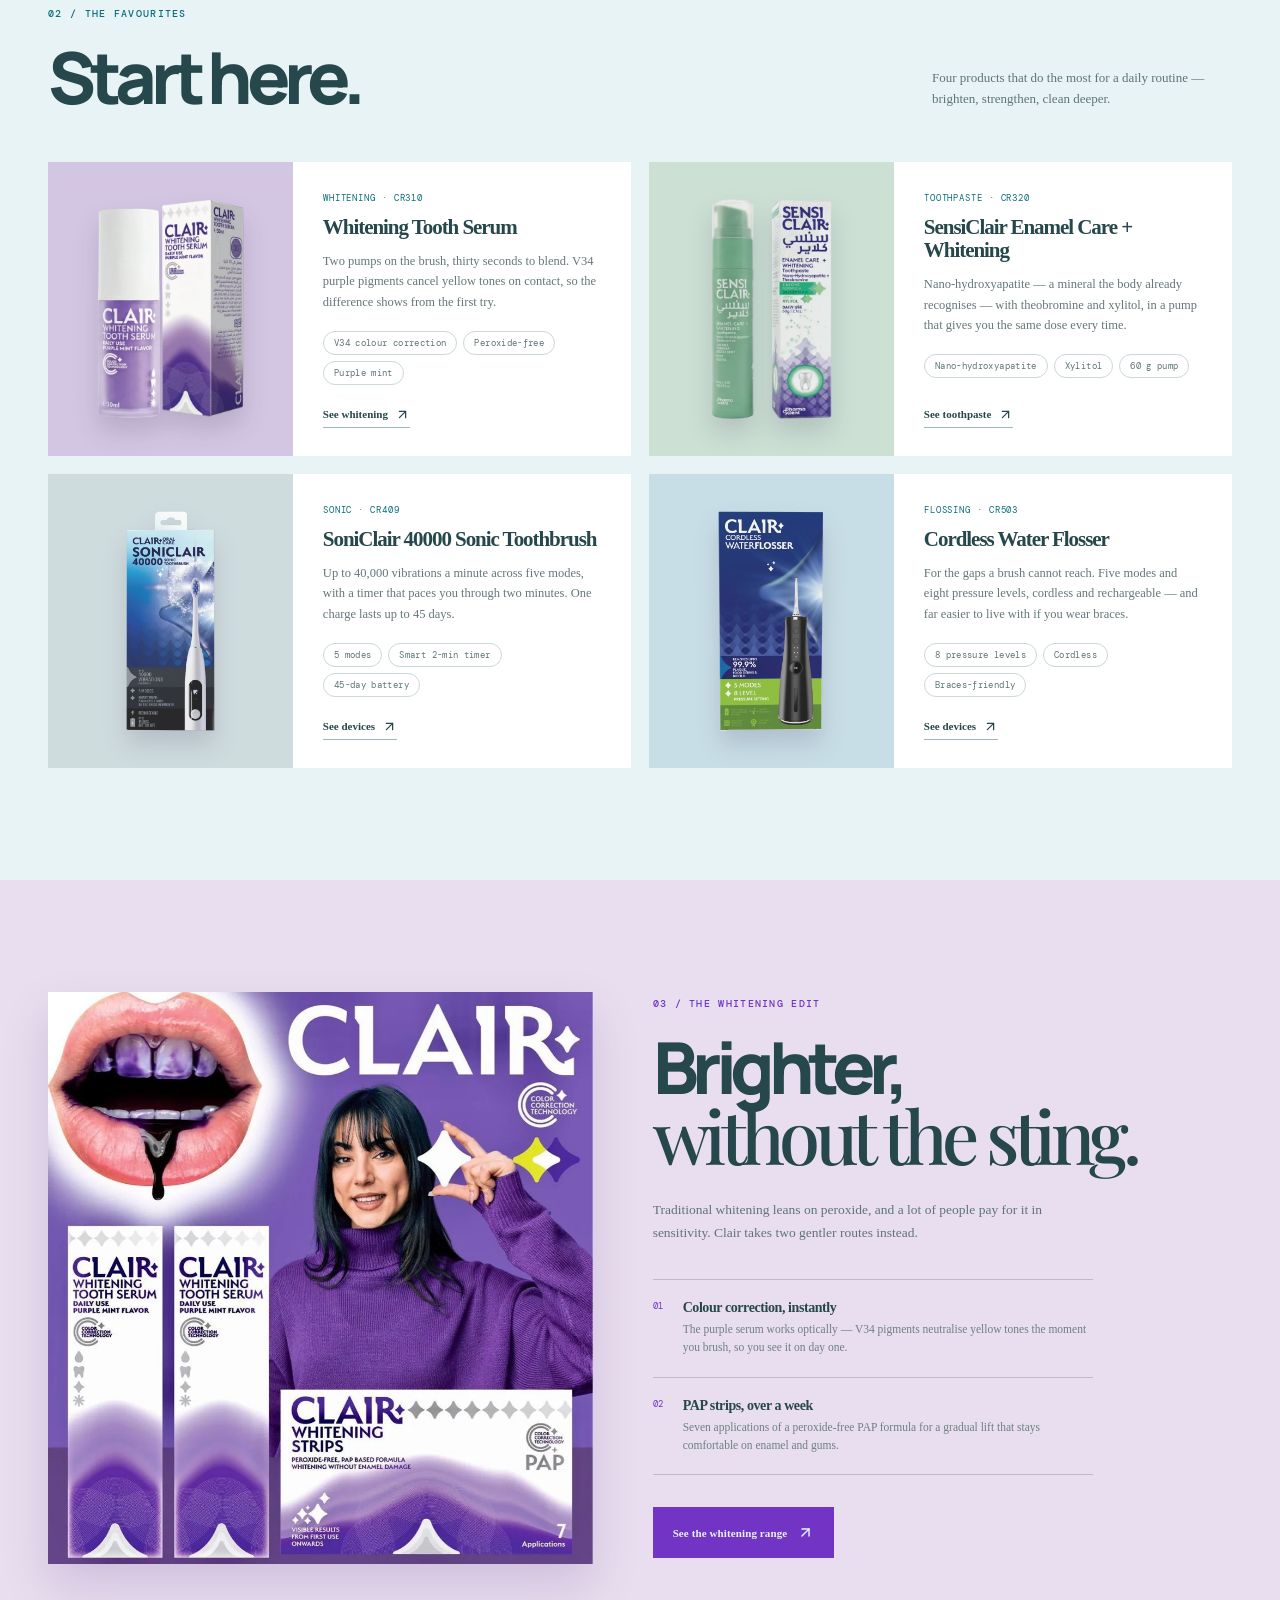
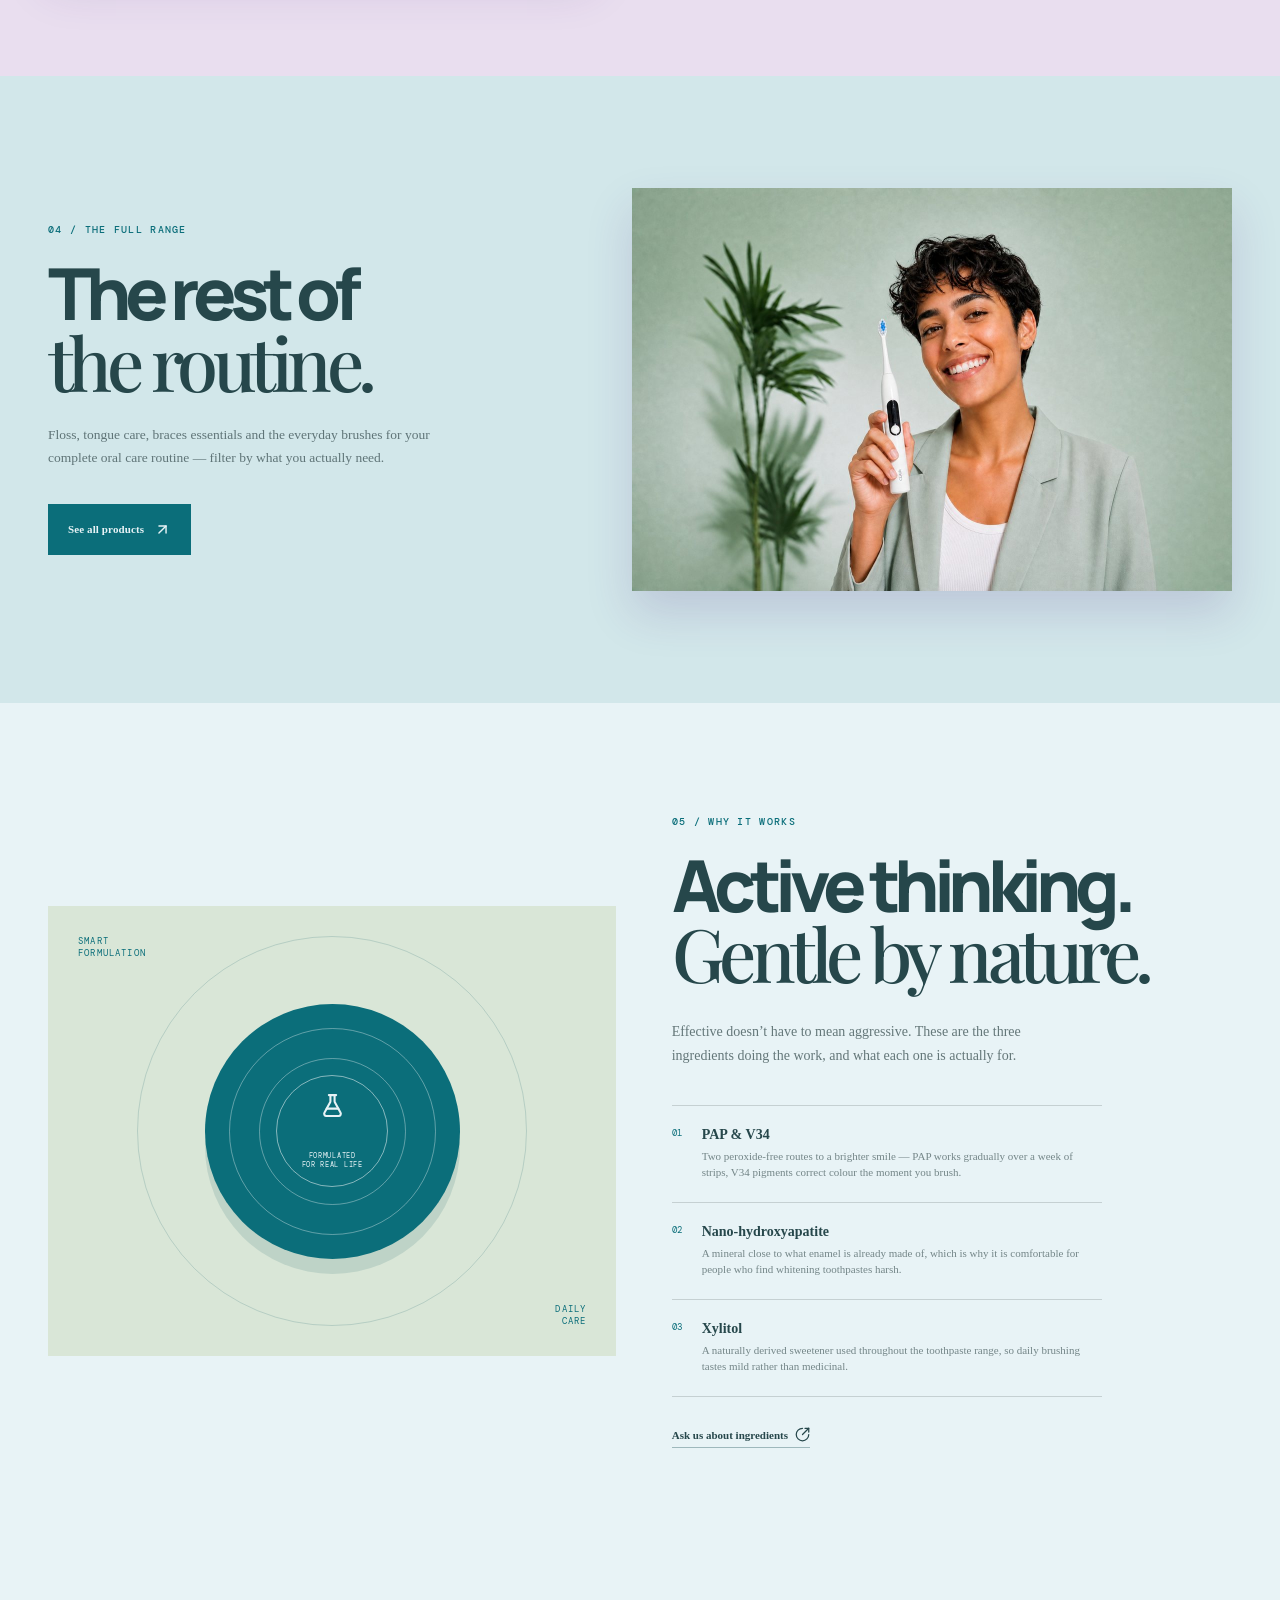
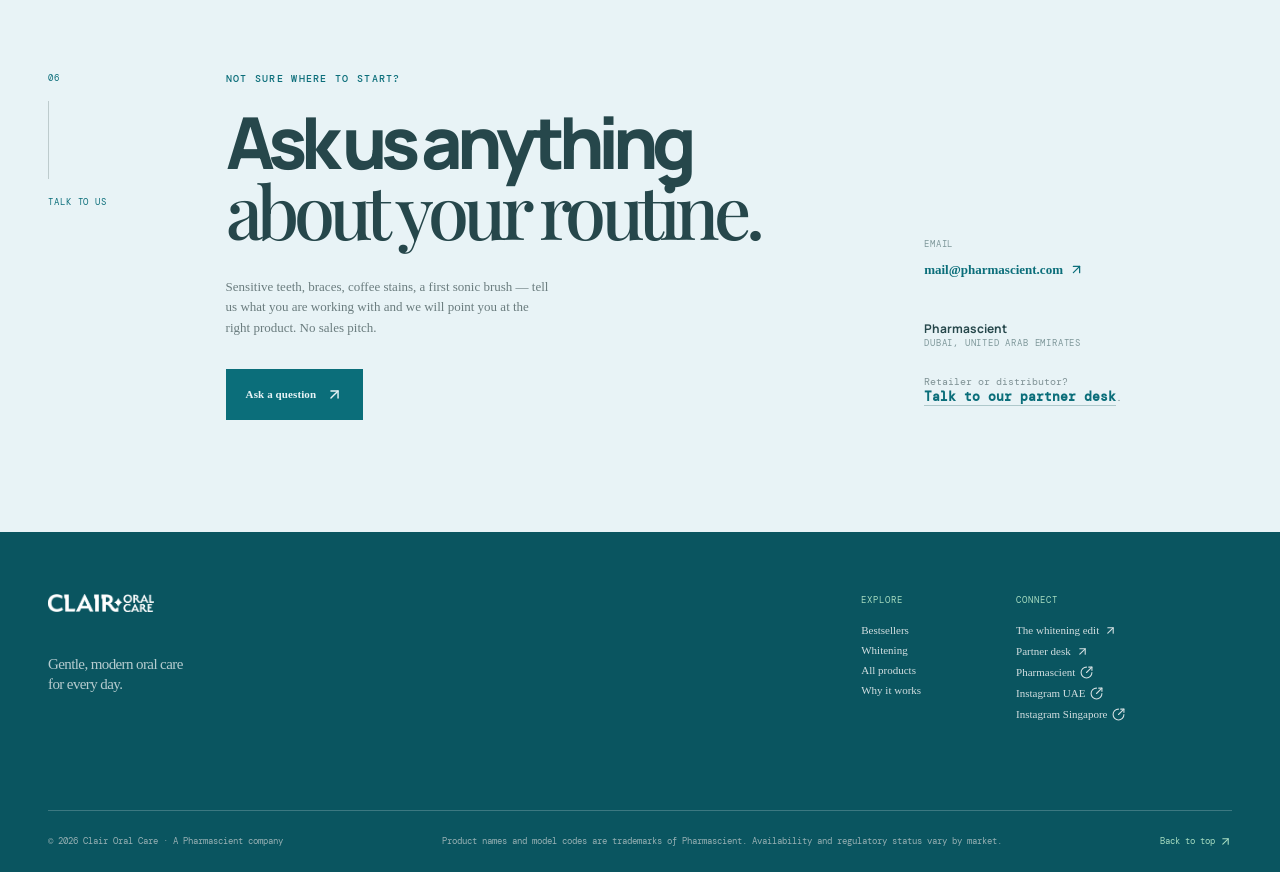
<file: go/index.html>
<!DOCTYPE html>
<html lang="en">
<head>
<meta charset="utf-8">
<meta name="viewport" content="width=device-width, initial-scale=1">
<title>Moved &mdash; Clair Oral Care</title>
<!-- The /go short link to the Carousell store was retired on 2026-08-13. The URL stays alive so inbound links,
     printed codes and search results land somewhere useful instead of a 404.
     A zero-delay refresh plus a canonical is how you spell a 301 on a host
     that cannot send one, and Google treats it as a permanent redirect,
     consolidating this URL into the home page.

     There is deliberately no noindex. It was here at first, and it fought the
     canonical: one says drop this page, the other says fold it into the home
     page. Google warns against pairing them, and the risk runs the wrong way -
     the noindex can carry across to the canonical target, which is the home
     page. Let the redirect do the work. -->
<link rel="canonical" href="https://clairoral.com/">
<meta http-equiv="refresh" content="0; url=/">
<style>
  body { background:#e8f3f6; color:#26474b; font:15px/1.6 system-ui, sans-serif;
         display:grid; place-items:center; min-height:100vh; margin:0; padding:24px; text-align:center }
  a { color:#0b6e7a }
</style>
</head>
<body>
<p>This page has moved.<br><a href="/">Continue to Clair Oral Care</a></p>
<script>location.replace('/');</script>
</body>
</html>
</file>
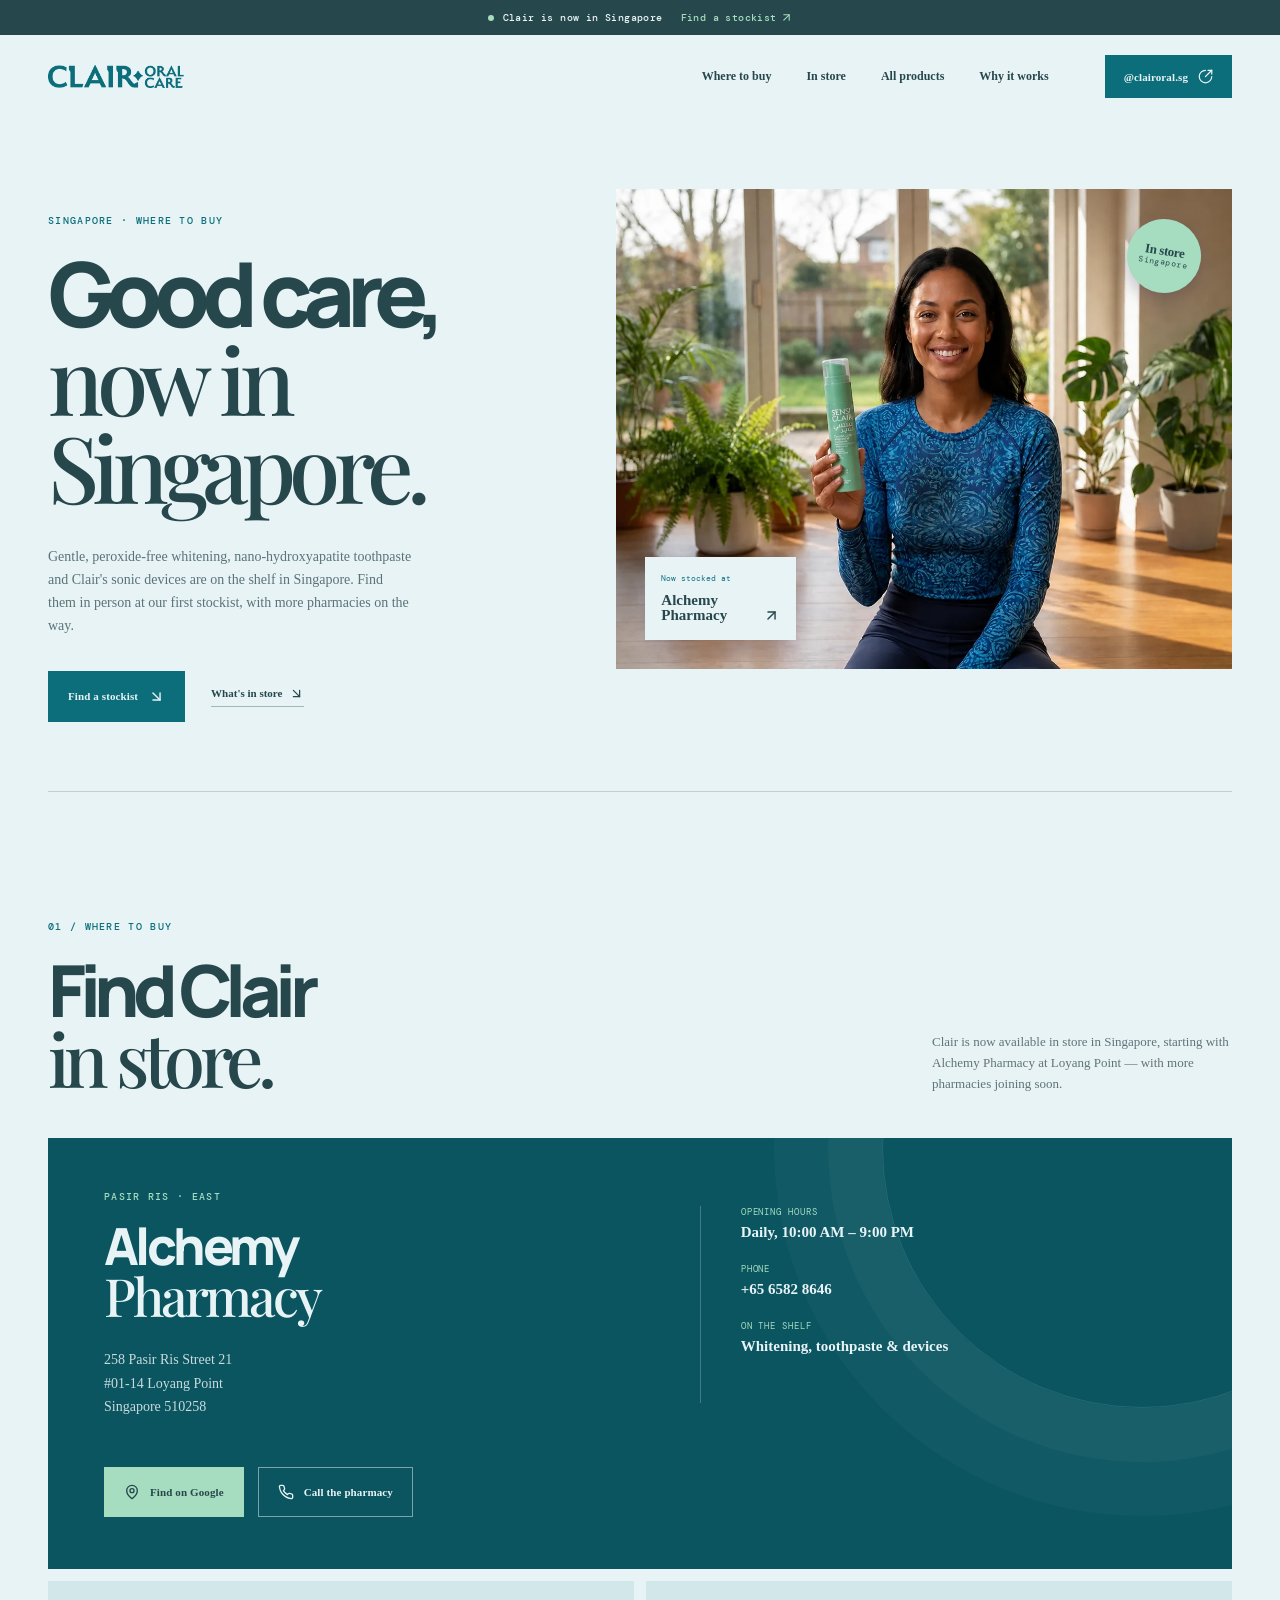
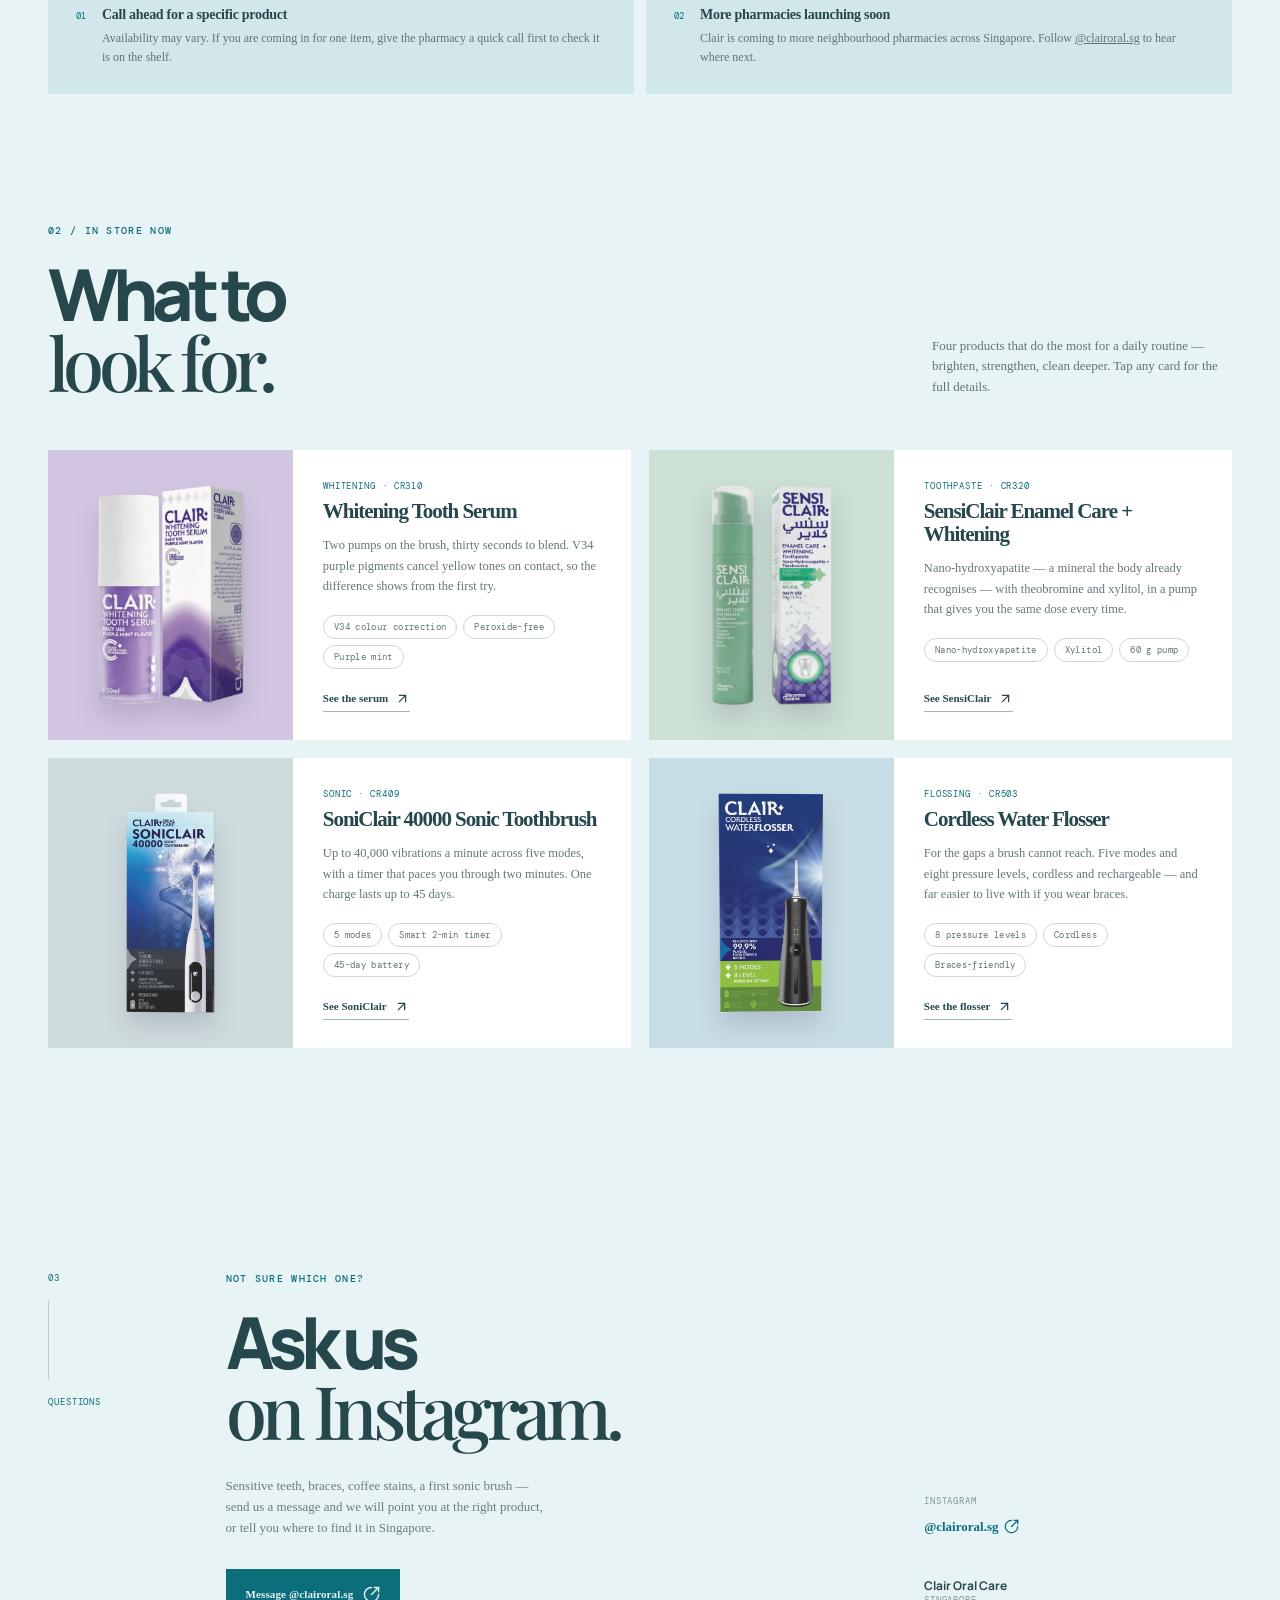
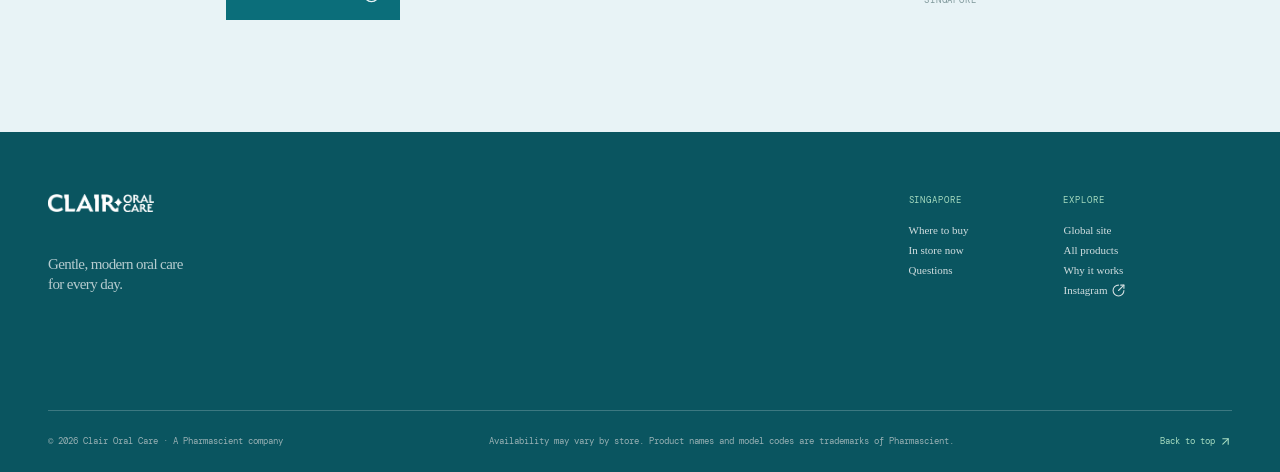
<file: sg/index.html>
<!DOCTYPE html>
<html lang="en-SG">
<head>
<meta charset="utf-8">
<meta name="viewport" content="width=device-width, initial-scale=1">

<title>Where to buy Clair in Singapore &mdash; Clair Oral Care</title>
<meta name="description" content="Find Clair Oral Care in Singapore. Whitening serum, SensiClair toothpaste, the SoniClair sonic toothbrush and the cordless water flosser, in store at Alchemy Pharmacy, Loyang Point.">
<!-- This URL was retired on 2026-08-13 as a redirect to the home page. It is a
     real page again: the Singapore stockist list. Singapore content lives here
     only - the home page stays global. -->
<link rel="canonical" href="https://clairoral.com/sg/">
<meta name="robots" content="index, follow">

<meta property="og:type" content="website">
<meta property="og:site_name" content="Clair Oral Care">
<meta property="og:url" content="https://clairoral.com/sg/">
<meta property="og:title" content="Clair &mdash; now in Singapore">
<meta property="og:description" content="Find Clair Oral Care in store in Singapore, starting with Alchemy Pharmacy at Loyang Point.">
<meta property="og:image" content="https://clairoral.com/official/clair-lifestyle.webp">
<meta name="twitter:card" content="summary_large_image">
<meta name="twitter:title" content="Clair &mdash; now in Singapore">
<meta name="twitter:description" content="Find Clair Oral Care in store in Singapore, starting with Alchemy Pharmacy at Loyang Point.">
<meta name="twitter:image" content="https://clairoral.com/official/clair-lifestyle.webp">

<link rel="icon" type="image/svg+xml" href="/favicon.svg">
<link rel="icon" type="image/png" sizes="32x32" href="/favicon-32.png">
<link rel="apple-touch-icon" href="/apple-touch-icon.png">

<link rel="preconnect" href="https://fonts.googleapis.com">
<link rel="preconnect" href="https://fonts.gstatic.com" crossorigin>
<link rel="stylesheet" href="/style.css?v=54">

<script>document.documentElement.classList.add('js');</script>

<!-- Page-only styles for the stockist block. Kept inline so style.css is not
     touched; everything reads from the site's own tokens. -->
<style>
  .sg-stockists { padding: 112px 0 40px; }
  .sg-stockists .featured-head { margin-bottom: 44px; }
  .sg-store {
    background: var(--violet-deep); color: var(--paper);
    display: grid; grid-template-columns: 1.15fr 1fr; gap: 48px;
    padding: 52px 56px; position: relative; overflow: hidden;
  }
  .sg-store::before {
    content: ""; position: absolute; width: 520px; height: 520px; border-radius: 50%;
    top: -250px; right: -170px; border: 1px solid #cce3e621;
    box-shadow: 0 0 0 54px #cce3e60a, 0 0 0 108px #cce3e608;
  }
  .sg-store > * { position: relative; }
  .sg-store .eyebrow { color: var(--coral); margin-bottom: 18px; }
  .sg-store h3 { font: 800 clamp(34px, 4vw, 52px)/.95 var(--app-font-sans); letter-spacing: -.07em; margin: 0 0 26px; }
  .sg-store h3 em { font: 500 1.03em/.95 var(--app-font-serif); letter-spacing: -.06em; }
  .sg-store address { font-style: normal; color: #c9dbdd; font-size: 14px; line-height: 1.7; }
  .sg-store-meta { display: grid; gap: 22px; align-content: start; border-left: 1px solid #eaf4f640; padding-left: 40px; }
  .sg-store-meta div { display: grid; gap: 6px; }
  .sg-store-meta dt { font: 9px var(--app-font-mono); color: var(--coral); text-transform: uppercase; letter-spacing: .1em; }
  .sg-store-meta dd { margin: 0; font-size: 15px; font-weight: 700; }
  .sg-store-meta dd a { color: var(--paper); text-decoration: none; }
  .sg-store-actions { grid-column: 1 / -1; display: flex; flex-wrap: wrap; gap: 14px; align-items: center; }
  .sg-store-actions .button { text-decoration: none; }
  .button-outline-light { color: var(--paper); border: 1px solid #eaf4f680; padding: 16px 19px; background: transparent; }
  .button-outline-light:hover { background: #eaf4f61a; }
  .sg-notes { display: grid; grid-template-columns: 1fr 1fr; gap: 12px; margin-top: 12px; }
  .sg-note { background: var(--lavender); padding: 26px 28px; display: flex; gap: 16px; align-items: start; }
  .sg-note .point-number { padding-top: 3px; }
  .sg-note h4 { margin: 0 0 6px; font-size: 14px; letter-spacing: -.02em; }
  .sg-note p { margin: 0; color: #5f7477; font-size: 12px; line-height: 1.6; }
  .sg-products { padding-top: 90px; }
  .sg-products .feature-kicker { margin-bottom: 8px; }
  @media (max-width: 900px) {
    .sg-store { grid-template-columns: 1fr; gap: 34px; padding: 44px 36px; }
    .sg-store-meta { border-left: 0; border-top: 1px solid #eaf4f640; padding: 28px 0 0; }
  }
  @media (max-width: 680px) {
    .sg-stockists { padding: 74px 0 20px; }
    .sg-store { padding: 36px 24px; margin: 0 -19px; }
    .sg-notes { grid-template-columns: 1fr; }
    .sg-store-actions .button { width: 100%; }
    .sg-products { padding-top: 60px; }
  }
</style>

<script type="application/ld+json">
{
  "@context": "https://schema.org",
  "@graph": [
    {
      "@type": "WebPage",
      "name": "Where to buy Clair in Singapore",
      "url": "https://clairoral.com/sg/",
      "inLanguage": "en-SG",
      "isPartOf": { "@type": "WebSite", "name": "Clair Oral Care", "url": "https://clairoral.com/" },
      "about": { "@type": "Brand", "name": "Clair Oral Care", "url": "https://clairoral.com/" }
    },
    {
      "@type": "Pharmacy",
      "name": "Alchemy Pharmacy",
      "telephone": "+65 6582 8646",
      "address": {
        "@type": "PostalAddress",
        "streetAddress": "258 Pasir Ris Street 21, #01-14 Loyang Point",
        "addressLocality": "Singapore",
        "postalCode": "510258",
        "addressCountry": "SG"
      },
      "openingHoursSpecification": {
        "@type": "OpeningHoursSpecification",
        "dayOfWeek": ["Monday","Tuesday","Wednesday","Thursday","Friday","Saturday","Sunday"],
        "opens": "10:00",
        "closes": "21:00"
      },
      "hasMap": "https://share.google/dxzdn5dMQwpXsmKQz"
    },
    {
      "@type": "BreadcrumbList",
      "itemListElement": [
        { "@type": "ListItem", "position": 1, "name": "Home", "item": "https://clairoral.com/" },
        { "@type": "ListItem", "position": 2, "name": "Singapore" }
      ]
    }
  ]
}
</script>

<!-- Cloudflare Web Analytics (cookie-free) -->
<script type="module" src="https://static.cloudflareinsights.com/beacon.min.js" data-cf-beacon='{"token": "0cd597626e144c0b8d7d5eea46ce97aa"}'></script>
</head>
<body>

<a class="skip-link" href="#stockists">Skip to stockists</a>

<svg width="0" height="0" aria-hidden="true" focusable="false" style="position:absolute">
  <symbol id="i-ur" viewBox="0 0 24 24" fill="none" stroke="currentColor" stroke-width="2" stroke-linecap="round" stroke-linejoin="round"><path d="M7 7h10v10"/><path d="M7 17 17 7"/></symbol>
  <symbol id="i-dr" viewBox="0 0 24 24" fill="none" stroke="currentColor" stroke-width="2" stroke-linecap="round" stroke-linejoin="round"><path d="m7 7 10 10"/><path d="M17 7v10H7"/></symbol>
  <symbol id="i-out" viewBox="0 0 24 24" fill="none" stroke="currentColor" stroke-width="2" stroke-linecap="round" stroke-linejoin="round"><path d="M22 12A10 10 0 1 1 12 2"/><path d="M22 2 12 12"/><path d="M16 2h6v6"/></symbol>
  <symbol id="i-menu" viewBox="0 0 24 24" fill="none" stroke="currentColor" stroke-width="2" stroke-linecap="round" stroke-linejoin="round"><path d="M4 5h16"/><path d="M4 12h16"/><path d="M4 19h16"/></symbol>
  <symbol id="i-pin" viewBox="0 0 24 24" fill="none" stroke="currentColor" stroke-width="2" stroke-linecap="round" stroke-linejoin="round"><path d="M20 10c0 6-8 12-8 12s-8-6-8-12a8 8 0 0 1 16 0"/><circle cx="12" cy="10" r="3"/></symbol>
  <symbol id="i-phone" viewBox="0 0 24 24" fill="none" stroke="currentColor" stroke-width="2" stroke-linecap="round" stroke-linejoin="round"><path d="M22 16.92v3a2 2 0 0 1-2.18 2 19.79 19.79 0 0 1-8.63-3.07 19.5 19.5 0 0 1-6-6 19.79 19.79 0 0 1-3.07-8.67A2 2 0 0 1 4.11 2h3a2 2 0 0 1 2 1.72c.13.96.36 1.9.7 2.81a2 2 0 0 1-.45 2.11L8.09 9.91a16 16 0 0 0 6 6l1.27-1.27a2 2 0 0 1 2.11-.45c.91.34 1.85.57 2.81.7A2 2 0 0 1 22 16.92z"/></symbol>
</svg>

<div class="clair-site" id="top">

<div class="announcement">
  <span class="announcement-dot"></span> Clair is now in Singapore
  <a href="#stockists">Find a stockist <svg width="13" height="13" aria-hidden="true"><use href="#i-ur"/></svg></a>
</div>

<header class="site-header">
  <div class="header-inner">
    <a href="/" class="brand-mark"><img src="/official/logo-oralcare-teal.png" alt="Clair Oral Care" width="136" height="23"></a>
    <nav class="main-nav" aria-label="Main navigation">
      <a href="#stockists">Where to buy</a>
      <a href="#in-store">In store</a>
      <a href="/range.html">All products</a>
      <a href="/#science">Why it works</a>
      <a class="nav-mobile-cta" href="https://www.instagram.com/clairoral.sg" target="_blank" rel="noopener">Ask us on Instagram <svg width="13" height="13" aria-hidden="true"><use href="#i-out"/></svg></a>
    </nav>
    <a class="header-cta" href="https://www.instagram.com/clairoral.sg" target="_blank" rel="noopener">@clairoral.sg <svg width="15" height="15" aria-hidden="true"><use href="#i-out"/></svg></a>
    <button class="menu-toggle" type="button" aria-label="Open menu" aria-expanded="false" aria-controls="primary-nav">
      <svg width="24" height="24" aria-hidden="true"><use href="#i-menu"/></svg>
    </button>
  </div>
</header>

<main>

<section class="hero section-shell">
  <div class="hero-copy">
    <p class="eyebrow reveal reveal-1">Singapore · Where to buy</p>
    <h1 class="hero-title reveal reveal-2">Good care,<br><em>now in Singapore.</em></h1>
    <p class="hero-text reveal reveal-3">Gentle, peroxide-free whitening, nano-hydroxyapatite toothpaste and Clair's sonic devices are on the shelf in Singapore. Find them in person at our first stockist, with more pharmacies on the way.</p>
    <div class="hero-actions reveal reveal-4">
      <a class="button button-primary" href="#stockists">Find a stockist <svg width="17" height="17" aria-hidden="true"><use href="#i-dr"/></svg></a>
      <a class="text-link" href="#in-store">What's in store <svg width="15" height="15" aria-hidden="true"><use href="#i-dr"/></svg></a>
    </div>
  </div>
  <div class="hero-art reveal reveal-3">
    <figure class="hero-photo">
      <img src="/official/clair-lifestyle.webp" alt="A woman at home holding a bottle of Clair SensiClair Enamel Care and Whitening toothpaste" width="1400" height="918" fetchpriority="high">
    </figure>
    <div class="hero-sticker hero-sticker-word">In store<br><span>Singapore</span></div>
    <a class="hero-mini-card" href="#stockists">
      <span>Now stocked at</span>
      <strong>Alchemy<br>Pharmacy</strong>
      <svg width="17" height="17" aria-hidden="true"><use href="#i-ur"/></svg>
    </a>
  </div>
  <div class="hero-bottom reveal reveal-4">
    <span class="hero-rule"></span>
  </div>
</section>

<section class="sg-stockists section-shell" id="stockists">
  <div class="featured-head">
    <div>
      <p class="eyebrow">01 / Where to buy</p>
      <h2>Find Clair<br><em>in store.</em></h2>
    </div>
    <p class="featured-note">Clair is now available in store in Singapore, starting with Alchemy Pharmacy at Loyang Point &mdash; with more pharmacies joining soon.</p>
  </div>

  <article class="sg-store">
    <div>
      <p class="eyebrow">Pasir Ris · East</p>
      <h3>Alchemy<br><em>Pharmacy</em></h3>
      <address>
        258 Pasir Ris Street 21<br>
        #01-14 Loyang Point<br>
        Singapore 510258
      </address>
    </div>
    <dl class="sg-store-meta">
      <div>
        <dt>Opening hours</dt>
        <dd>Daily, 10:00 AM &ndash; 9:00 PM</dd>
      </div>
      <div>
        <dt>Phone</dt>
        <dd><a href="tel:+6565828646">+65 6582 8646</a></dd>
      </div>
      <div>
        <dt>On the shelf</dt>
        <dd>Whitening, toothpaste &amp; devices</dd>
      </div>
    </dl>
    <div class="sg-store-actions">
      <a class="button button-light" href="https://share.google/dxzdn5dMQwpXsmKQz" target="_blank" rel="noopener"><svg width="16" height="16" aria-hidden="true"><use href="#i-pin"/></svg> Find on Google</a>
      <a class="button button-outline-light" href="tel:+6565828646"><svg width="16" height="16" aria-hidden="true"><use href="#i-phone"/></svg> Call the pharmacy</a>
    </div>
  </article>

  <div class="sg-notes">
    <div class="sg-note">
      <span class="point-number">01</span>
      <div>
        <h4>Call ahead for a specific product</h4>
        <p>Availability may vary. If you are coming in for one item, give the pharmacy a quick call first to check it is on the shelf.</p>
      </div>
    </div>
    <div class="sg-note">
      <span class="point-number">02</span>
      <div>
        <h4>More pharmacies launching soon</h4>
        <p>Clair is coming to more neighbourhood pharmacies across Singapore. Follow <a href="https://www.instagram.com/clairoral.sg" target="_blank" rel="noopener">@clairoral.sg</a> to hear where next.</p>
      </div>
    </div>
  </div>
</section>

<section class="featured sg-products section-shell" id="in-store">
  <div class="featured-head">
    <div>
      <p class="eyebrow">02 / In store now</p>
      <h2>What to<br><em>look for.</em></h2>
    </div>
    <p class="featured-note">Four products that do the most for a daily routine &mdash; brighten, strengthen, clean deeper. Tap any card for the full details.</p>
  </div>

  <div class="featured-grid">

    <article class="feature-card">
      <div class="feature-media visual-violet">
        <img src="/official/cr310-whitening-serum.webp" alt="Clair Whitening Tooth Serum, purple colour-correcting daily serum" loading="lazy" width="420" height="340">
      </div>
      <div class="feature-body">
        <p class="feature-kicker">Whitening · CR310</p>
        <h3>Whitening Tooth Serum</h3>
        <p class="feature-lede">Two pumps on the brush, thirty seconds to blend. V34 purple pigments cancel yellow tones on contact, so the difference shows from the first try.</p>
        <ul class="feature-chips">
          <li>V34 colour correction</li>
          <li>Peroxide-free</li>
          <li>Purple mint</li>
        </ul>
        <a class="text-link" href="/products/whitening-tooth-serum/">See the serum <svg width="15" height="15" aria-hidden="true"><use href="#i-ur"/></svg></a>
      </div>
    </article>

    <article class="feature-card">
      <div class="feature-media visual-mint">
        <img src="/official/cr320-sensiclair-enamel.webp" alt="Clair SensiClair Enamel Care and Whitening toothpaste in a 60 g pump bottle" loading="lazy" width="420" height="340">
      </div>
      <div class="feature-body">
        <p class="feature-kicker">Toothpaste · CR320</p>
        <h3>SensiClair Enamel Care + Whitening</h3>
        <p class="feature-lede">Nano-hydroxyapatite &mdash; a mineral the body already recognises &mdash; with theobromine and xylitol, in a pump that gives you the same dose every time.</p>
        <ul class="feature-chips">
          <li>Nano-hydroxyapatite</li>
          <li>Xylitol</li>
          <li>60 g pump</li>
        </ul>
        <a class="text-link" href="/products/sensiclair-enamel-care-whitening/">See SensiClair <svg width="15" height="15" aria-hidden="true"><use href="#i-ur"/></svg></a>
      </div>
    </article>

    <article class="feature-card">
      <div class="feature-media visual-ink">
        <img src="/official/soniclair-40000.webp" alt="Clair SoniClair 40000 sonic toothbrush with replacement brush heads" loading="lazy" width="420" height="340">
      </div>
      <div class="feature-body">
        <p class="feature-kicker">Sonic · CR409</p>
        <h3>SoniClair 40000 Sonic Toothbrush</h3>
        <p class="feature-lede">Up to 40,000 vibrations a minute across five modes, with a timer that paces you through two minutes. One charge lasts up to 45 days.</p>
        <ul class="feature-chips">
          <li>5 modes</li>
          <li>Smart 2-min timer</li>
          <li>45-day battery</li>
        </ul>
        <a class="text-link" href="/products/soniclair-40000-sonic-toothbrush/">See SoniClair <svg width="15" height="15" aria-hidden="true"><use href="#i-ur"/></svg></a>
      </div>
    </article>

    <article class="feature-card">
      <div class="feature-media visual-sky">
        <img src="/official/waterflosser.webp" alt="Clair cordless rechargeable water flosser" loading="lazy" width="420" height="340">
      </div>
      <div class="feature-body">
        <p class="feature-kicker">Flossing · CR503</p>
        <h3>Cordless Water Flosser</h3>
        <p class="feature-lede">For the gaps a brush cannot reach. Five modes and eight pressure levels, cordless and rechargeable &mdash; and far easier to live with if you wear braces.</p>
        <ul class="feature-chips">
          <li>8 pressure levels</li>
          <li>Cordless</li>
          <li>Braces-friendly</li>
        </ul>
        <a class="text-link" href="/products/cordless-water-flosser/">See the flosser <svg width="15" height="15" aria-hidden="true"><use href="#i-ur"/></svg></a>
      </div>
    </article>

  </div>
</section>

<section class="contact-section section-shell" id="contact">
  <div class="contact-kicker">
    <span>03</span>
    <span class="contact-line"></span>
    <span>Questions</span>
  </div>
  <div class="contact-main">
    <p class="eyebrow">Not sure which one?</p>
    <h2>Ask us<br><em>on Instagram.</em></h2>
    <p>Sensitive teeth, braces, coffee stains, a first sonic brush &mdash; send us a message and we will point you at the right product, or tell you where to find it in Singapore.</p>
    <a class="button button-primary" href="https://www.instagram.com/clairoral.sg" target="_blank" rel="noopener">Message @clairoral.sg <svg width="17" height="17" aria-hidden="true"><use href="#i-out"/></svg></a>
  </div>
  <div class="contact-side">
    <p>Instagram</p>
    <a href="https://www.instagram.com/clairoral.sg" target="_blank" rel="noopener">@clairoral.sg <svg width="15" height="15" aria-hidden="true"><use href="#i-out"/></svg></a>
    <p class="contact-location"><span>Clair Oral Care</span><br>Singapore</p>
  </div>
</section>

</main>

<footer class="site-footer">
  <div class="footer-top section-shell">
    <div>
      <a href="/" class="brand-mark brand-mark-light"><img src="/official/logo-oralcare-white.png" alt="Clair Oral Care" width="106" height="18" loading="lazy"></a>
      <p class="footer-tagline">Gentle, modern oral care<br>for every day.</p>
    </div>
    <div class="footer-nav">
      <div>
        <p>Singapore</p>
        <a href="#stockists">Where to buy</a>
        <a href="#in-store">In store now</a>
        <a href="#contact">Questions</a>
      </div>
      <div>
        <p>Explore</p>
        <a href="/">Global site</a>
        <a href="/range.html">All products</a>
        <a href="/#science">Why it works</a>
        <a href="https://www.instagram.com/clairoral.sg" target="_blank" rel="noopener">Instagram <svg width="13" height="13" aria-hidden="true"><use href="#i-out"/></svg></a>
      </div>
    </div>
  </div>
  <div class="footer-bottom section-shell">
    <span>© 2026 Clair Oral Care · A Pharmascient company</span>
    <span>Availability may vary by store. Product names and model codes are trademarks of Pharmascient.</span>
    <a href="#top">Back to top <svg width="13" height="13" aria-hidden="true"><use href="#i-ur"/></svg></a>
  </div>
</footer>

</div>

<script src="/script.js?v=54"></script>
</body>
</html>
</file>
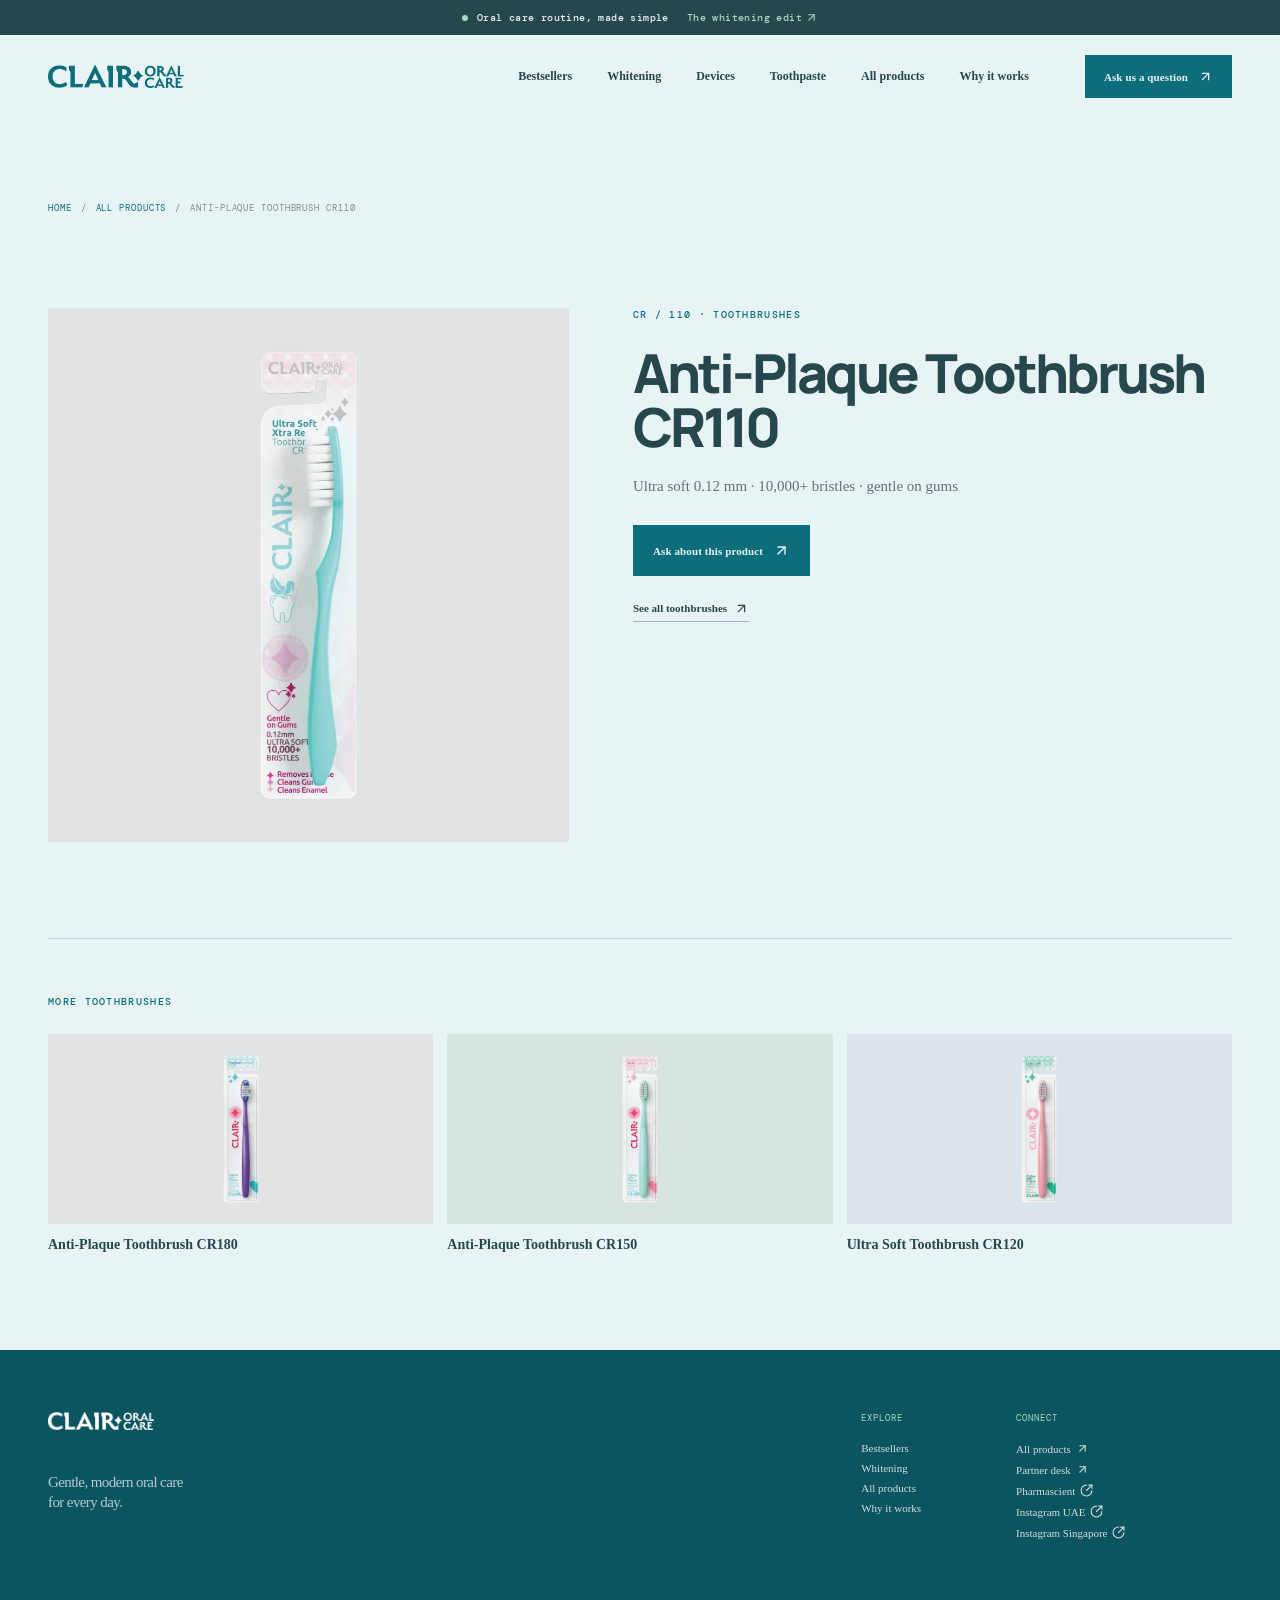
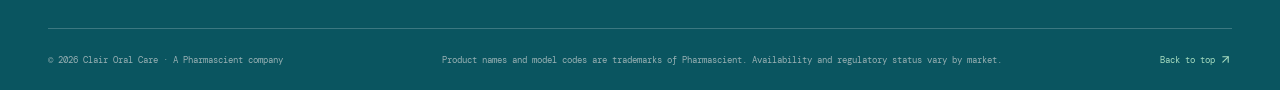
<file: products/anti-plaque-toothbrush-cr110/index.html>
<!DOCTYPE html>
<html lang="en">
<head>
<meta charset="utf-8">
<meta name="viewport" content="width=device-width, initial-scale=1">

<title>Anti-Plaque Toothbrush CR110 — Clair</title>
<meta name="description" content="Ultra soft 0.12 mm · 10,000+ bristles · gentle on gums">
<link rel="canonical" href="https://clairoral.com/products/anti-plaque-toothbrush-cr110/">
<meta name="robots" content="index, follow">

<meta property="og:type" content="product">
<meta property="og:site_name" content="Clair Oral Care">
<meta property="og:url" content="https://clairoral.com/products/anti-plaque-toothbrush-cr110/">
<meta property="og:title" content="Anti-Plaque Toothbrush CR110 — Clair Oral Care">
<meta property="og:description" content="Ultra soft 0.12 mm · 10,000+ bristles · gentle on gums">
<meta property="og:image" content="https://clairoral.com/official/cr110-toothbrush.webp">
<meta name="twitter:card" content="summary_large_image">
<meta name="twitter:title" content="Anti-Plaque Toothbrush CR110 — Clair Oral Care">
<meta name="twitter:description" content="Ultra soft 0.12 mm · 10,000+ bristles · gentle on gums">
<meta name="twitter:image" content="https://clairoral.com/official/cr110-toothbrush.webp">

<link rel="icon" type="image/svg+xml" href="/favicon.svg">
<link rel="icon" type="image/png" sizes="32x32" href="/favicon-32.png">
<link rel="apple-touch-icon" href="/apple-touch-icon.png">

<link rel="preconnect" href="https://fonts.googleapis.com">
<link rel="preconnect" href="https://fonts.gstatic.com" crossorigin>
<link rel="stylesheet" href="/style.css?v=54">

<script>document.documentElement.classList.add('js');</script>

<script type="application/ld+json">
{
  "@context": "https://schema.org",
  "@graph": [
    {
      "@type": "Product",
      "name": "Anti-Plaque Toothbrush CR110",
      "sku": "CR110",
      "description": "Ultra soft 0.12 mm · 10,000+ bristles · gentle on gums",
      "image": "https://clairoral.com/official/cr110-toothbrush.webp",
      "brand": {
        "@type": "Brand",
        "name": "Clair Oral Care"
      },
      "category": "Toothbrushes",
      "url": "https://clairoral.com/products/anti-plaque-toothbrush-cr110/"
    },
    {
      "@type": "BreadcrumbList",
      "itemListElement": [
        {
          "@type": "ListItem",
          "position": 1,
          "name": "Home",
          "item": "https://clairoral.com/"
        },
        {
          "@type": "ListItem",
          "position": 2,
          "name": "All products",
          "item": "https://clairoral.com/range.html"
        },
        {
          "@type": "ListItem",
          "position": 3,
          "name": "Anti-Plaque Toothbrush CR110"
        }
      ]
    }
  ]
}
</script>

<!-- Cloudflare Web Analytics (cookie-free) -->
<script type="module" src="https://static.cloudflareinsights.com/beacon.min.js" data-cf-beacon='{"token": "0cd597626e144c0b8d7d5eea46ce97aa"}'></script>
</head>
<body>

<a class="skip-link" href="#product">Skip to the product</a>

<svg width="0" height="0" aria-hidden="true" focusable="false" style="position:absolute">
  <symbol id="i-ur" viewBox="0 0 24 24" fill="none" stroke="currentColor" stroke-width="2" stroke-linecap="round" stroke-linejoin="round"><path d="M7 7h10v10"/><path d="M7 17 17 7"/></symbol>
  <symbol id="i-dr" viewBox="0 0 24 24" fill="none" stroke="currentColor" stroke-width="2" stroke-linecap="round" stroke-linejoin="round"><path d="m7 7 10 10"/><path d="M17 7v10H7"/></symbol>
  <symbol id="i-out" viewBox="0 0 24 24" fill="none" stroke="currentColor" stroke-width="2" stroke-linecap="round" stroke-linejoin="round"><path d="M22 12A10 10 0 1 1 12 2"/><path d="M22 2 12 12"/><path d="M16 2h6v6"/></symbol>
  <symbol id="i-flask" viewBox="0 0 24 24" fill="none" stroke="currentColor" stroke-width="2" stroke-linecap="round" stroke-linejoin="round"><path d="M14 2v6a2 2 0 0 0 .245.96l5.51 10.08A2 2 0 0 1 18 22H6a2 2 0 0 1-1.755-2.96l5.51-10.08A2 2 0 0 0 10 8V2"/><path d="M6.453 15h11.094"/><path d="M8.5 2h7"/></symbol>
  <symbol id="i-menu" viewBox="0 0 24 24" fill="none" stroke="currentColor" stroke-width="2" stroke-linecap="round" stroke-linejoin="round"><path d="M4 5h16"/><path d="M4 12h16"/><path d="M4 19h16"/></symbol>
  <symbol id="i-layers" viewBox="0 0 24 24" fill="none" stroke="currentColor" stroke-width="2" stroke-linecap="round" stroke-linejoin="round"><path d="m12.83 2.18a2 2 0 0 0-1.66 0L2.6 6.08a1 1 0 0 0 0 1.83l8.58 3.91a2 2 0 0 0 1.66 0l8.58-3.9a1 1 0 0 0 0-1.83Z"/><path d="m6.08 9.5-3.5 1.6a1 1 0 0 0 0 1.81l8.6 3.91a2 2 0 0 0 1.65 0l8.58-3.9a1 1 0 0 0 0-1.83l-3.5-1.59"/><path d="m6.08 14.5-3.5 1.6a1 1 0 0 0 0 1.81l8.6 3.91a2 2 0 0 0 1.65 0l8.58-3.9a1 1 0 0 0 0-1.83l-3.5-1.59"/></symbol>
  <symbol id="i-grid" viewBox="0 0 24 24" fill="none" stroke="currentColor" stroke-width="2" stroke-linecap="round" stroke-linejoin="round"><rect width="7" height="7" x="3" y="3" rx="1"/><rect width="7" height="7" x="14" y="3" rx="1"/><rect width="7" height="7" x="14" y="14" rx="1"/><rect width="7" height="7" x="3" y="14" rx="1"/></symbol>
  <symbol id="i-globe" viewBox="0 0 24 24" fill="none" stroke="currentColor" stroke-width="2" stroke-linecap="round" stroke-linejoin="round"><circle cx="12" cy="12" r="10"/><path d="M12 2a14.5 14.5 0 0 0 0 20 14.5 14.5 0 0 0 0-20"/><path d="M2 12h20"/></symbol>
  <symbol id="i-zoom" viewBox="0 0 24 24" fill="none" stroke="currentColor" stroke-width="2" stroke-linecap="round" stroke-linejoin="round"><path d="M15 3h6v6"/><path d="M9 21H3v-6"/><path d="M21 3l-7 7"/><path d="M3 21l7-7"/></symbol>
  <symbol id="i-pin" viewBox="0 0 24 24" fill="none" stroke="currentColor" stroke-width="2" stroke-linecap="round" stroke-linejoin="round"><path d="M20 10c0 6-8 12-8 12s-8-6-8-12a8 8 0 0 1 16 0"/><circle cx="12" cy="10" r="3"/></symbol>
</svg>

<div class="clair-site" id="top">

<div class="announcement">
  <span class="announcement-dot"></span> Oral care routine, made simple
  <a href="/#whitening">The whitening edit <svg width="13" height="13" aria-hidden="true"><use href="#i-ur"/></svg></a>
</div>

<header class="site-header">
  <div class="header-inner">
    <a href="/" class="brand-mark"><img src="/official/logo-oralcare-teal.png" alt="Clair Oral Care" width="136" height="23"></a>
    <nav class="main-nav" aria-label="Main navigation">
      <a href="/#featured">Bestsellers</a>

      <div class="nav-item">
        <a href="/range.html#whitening">Whitening</a>
        <div class="nav-ribbon">
          <ul class="nav-ribbon-list">
            <li><a href="/products/whitening-tooth-serum/">Whitening Tooth Serum</a></li>
            <li><a href="/products/whitening-strips/">Whitening Strips</a></li>
          </ul>
          <a class="nav-ribbon-all" href="/range.html#whitening">See all whitening <svg width="13" height="13" aria-hidden="true"><use href="#i-ur"/></svg></a>
        </div>
      </div>

      <div class="nav-item">
        <a href="/range.html#devices">Devices</a>
        <div class="nav-ribbon">
          <ul class="nav-ribbon-list">
            <li><a href="/products/soniclair-40000-sonic-toothbrush/">SoniClair 40000 Sonic Toothbrush</a></li>
            <li><a href="/products/replacement-brush-heads/">Replacement Brush Heads</a></li>
            <li><a href="/products/cordless-water-flosser/">Cordless Water Flosser</a></li>
          </ul>
          <a class="nav-ribbon-all" href="/range.html#devices">See all devices <svg width="13" height="13" aria-hidden="true"><use href="#i-ur"/></svg></a>
        </div>
      </div>

      <div class="nav-item">
        <a href="/range.html#toothpaste">Toothpaste</a>
        <div class="nav-ribbon">
          <ul class="nav-ribbon-list">
            <li><a href="/products/sensiclair-enamel-care-whitening/">SensiClair Enamel Care + Whitening</a></li>
            <li><a href="/products/sensiclair-f-fluoride/">SensiClair F Fluoride</a></li>
          </ul>
          <a class="nav-ribbon-all" href="/range.html#toothpaste">See all toothpaste <svg width="13" height="13" aria-hidden="true"><use href="#i-ur"/></svg></a>
        </div>
      </div>

      <div class="nav-item nav-item-end">
        <a href="/range.html">All products</a>
        <div class="nav-ribbon">
          <ul class="nav-ribbon-list">
            <li><a href="/range.html#devices">Devices</a></li>
            <li><a href="/range.html#whitening">Whitening</a></li>
            <li><a href="/range.html#toothpaste">Toothpaste</a></li>
            <li><a href="/range.html#brushes">Toothbrushes</a></li>
            <li><a href="/range.html#floss">Floss &amp; interdental</a></li>
            <li><a href="/range.html#tongue">Tongue care</a></li>
            <li><a href="/range.html#ortho">Orthodontic</a></li>
          </ul>
          <a class="nav-ribbon-all" href="/range.html">See the whole range <svg width="13" height="13" aria-hidden="true"><use href="#i-ur"/></svg></a>
        </div>
      </div>

      <a href="/#science">Why it works</a>
      <a class="nav-mobile-cta" data-enquiry="Product question" href="/#contact">Ask us <svg width="13" height="13" aria-hidden="true"><use href="#i-ur"/></svg></a>
    </nav>
    <a class="header-cta" data-enquiry="Product question" href="/#contact">Ask us a question <svg width="15" height="15" aria-hidden="true"><use href="#i-ur"/></svg></a>
    <button class="menu-toggle" type="button" aria-label="Open menu" aria-expanded="false" aria-controls="primary-nav">
      <svg width="24" height="24" aria-hidden="true"><use href="#i-menu"/></svg>
    </button>
  </div>
</header>

<main>

<section class="page-head section-shell">
  <nav class="crumb" aria-label="Breadcrumb">
    <a href="/">Home</a>
    <span aria-hidden="true">/</span>
    <a href="/range.html">All products</a>
    <span aria-hidden="true">/</span>
    <span aria-current="page">Anti-Plaque Toothbrush CR110</span>
  </nav>
</section>

<section class="product-page section-shell" id="product">
  <figure class="product-figure visual-rose" data-product="cr110">
    <img class="official-product-image" src="/official/cr110-toothbrush.webp" alt="Clair CR110 anti-plaque manual toothbrush" width="300" height="290">
  </figure>

  <div class="product-detail">
    <p class="eyebrow">CR / 110 &middot; Toothbrushes</p>
    <h1>Anti-Plaque Toothbrush CR110</h1>
    <p class="product-lede">Ultra soft 0.12 mm · 10,000+ bristles · gentle on gums</p>

    <a class="button button-primary" data-enquiry="Product question" data-enquiry-product="Anti-Plaque Toothbrush CR110" href="mailto:mail@pharmascient.com?subject=Clair%20enquiry%20%E2%80%94%20Anti-Plaque%20Toothbrush%20CR110">Ask about this product <svg width="17" height="17" aria-hidden="true"><use href="#i-ur"/></svg></a>
    <p class="product-back"><a class="text-link" href="/range.html#brushes">See all toothbrushes <svg width="15" height="15" aria-hidden="true"><use href="#i-ur"/></svg></a></p>
  </div>
</section>

<section class="related section-shell">
  <h2 class="related-head">More toothbrushes</h2>
  <div class="related-grid">
      <a class="related-card" href="/products/anti-plaque-toothbrush-cr180/">
        <span class="related-media visual-rose"><img src="/official/cr180-toothbrush.webp" alt="" loading="lazy" width="300" height="290"></span>
        <span class="related-name">Anti-Plaque Toothbrush CR180</span>
      </a>
      <a class="related-card" href="/products/anti-plaque-toothbrush-cr150/">
        <span class="related-media visual-lemon"><img src="/official/cr150-toothbrush.webp" alt="" loading="lazy" width="300" height="290"></span>
        <span class="related-name">Anti-Plaque Toothbrush CR150</span>
      </a>
      <a class="related-card" href="/products/ultra-soft-toothbrush-cr120/">
        <span class="related-media visual-lilac"><img src="/official/cr120-toothbrush.webp" alt="" loading="lazy" width="300" height="290"></span>
        <span class="related-name">Ultra Soft Toothbrush CR120</span>
      </a>
  </div>
</section>

</main>

<footer class="site-footer">
  <div class="footer-top section-shell">
    <div>
      <!-- White lockup: the footer sits on deep violet, where the purple mark
           used in the header falls away. -->
      <a href="/" class="brand-mark brand-mark-light"><img src="/official/logo-oralcare-white.png" alt="Clair Oral Care" width="106" height="18" loading="lazy"></a>
      <p class="footer-tagline">Gentle, modern oral care<br>for every day.</p>
    </div>
    <div class="footer-nav">
      <div>
        <p>Explore</p>
        <a href="/#featured">Bestsellers</a>
        <a href="/#whitening">Whitening</a>
        <a href="/range.html">All products</a>
        <a href="/#science">Why it works</a>
      </div>
      <div>
        <p>Connect</p>
        <a href="/range.html">All products <svg width="13" height="13" aria-hidden="true"><use href="#i-ur"/></svg></a>
        <a data-enquiry="Retailer or distributor" href="mailto:mail@pharmascient.com?subject=Clair%20Oral%20Care%20%E2%80%94%20distribution%20enquiry">Partner desk <svg width="13" height="13" aria-hidden="true"><use href="#i-ur"/></svg></a>
        <a href="https://pharmascient.com/" target="_blank" rel="noopener">Pharmascient <svg width="13" height="13" aria-hidden="true"><use href="#i-out"/></svg></a>
        <a href="https://www.instagram.com/clairoral.ae" target="_blank" rel="noopener">Instagram UAE <svg width="13" height="13" aria-hidden="true"><use href="#i-out"/></svg></a>
        <a href="https://www.instagram.com/clairoral.sg" target="_blank" rel="noopener">Instagram Singapore <svg width="13" height="13" aria-hidden="true"><use href="#i-out"/></svg></a>
      </div>
    </div>
  </div>
  <div class="footer-bottom section-shell">
    <span>© 2026 Clair Oral Care · A Pharmascient company</span>
    <span>Product names and model codes are trademarks of Pharmascient. Availability and regulatory status vary by market.</span>
    <a href="/">Back to top <svg width="13" height="13" aria-hidden="true"><use href="#i-ur"/></svg></a>
  </div>
</footer>

</div>

<div class="modal-backdrop" id="enquiry" hidden>
  <div class="enquiry-modal" role="dialog" aria-modal="true" aria-labelledby="enquiry-title">
    <button class="icon-button modal-close" type="button" aria-label="Close">
      <svg width="20" height="20" viewBox="0 0 24 24" fill="none" stroke="currentColor" stroke-width="2" stroke-linecap="round" aria-hidden="true"><path d="M18 6 6 18"/><path d="m6 6 12 12"/></svg>
    </button>

    <div data-enquiry-form>
      <p class="eyebrow">Clair Oral Care</p>
      <h2 id="enquiry-title">Ask us<br><em>anything.</em></h2>
      <p class="modal-copy">Tell us what you are working with and we will point you at the right product. Retailers and distributors, use the same form &mdash; pick the enquiry type below.</p>

      <form class="enquiry-form" novalidate>
        <label>Name
          <input type="text" name="name" autocomplete="name" required>
        </label>
        <label>Email
          <input type="email" name="email" autocomplete="email" required>
        </label>
        <label>Phone
          <input type="tel" name="phone" autocomplete="tel">
        </label>
        <label>Enquiry type
          <select name="topic">
            <option>Product question</option>
            <option>Retailer or distributor</option>
            <option>Something else</option>
          </select>
        </label>
        <label>Your question
          <textarea name="query" rows="3" required></textarea>
        </label>
        <input type="text" name="_gotcha" tabindex="-1" autocomplete="off" aria-hidden="true" hidden>
        <p class="form-error" data-form-error hidden>Please fill in your name, email and question.</p>
        <button class="button button-primary form-submit" type="submit">Send enquiry <svg width="17" height="17" aria-hidden="true"><use href="#i-ur"/></svg></button>
      </form>

      <p class="modal-footnote">We will get back to you shortly.</p>
    </div>

    <div class="success-state" data-enquiry-success hidden>
      <div class="success-mark">
        <svg width="22" height="22" viewBox="0 0 24 24" fill="none" stroke="currentColor" stroke-width="2.5" stroke-linecap="round" stroke-linejoin="round" aria-hidden="true"><path d="M20 6 9 17l-5-5"/></svg>
      </div>
      <p class="eyebrow" data-success-eyebrow>Message sent</p>
      <h2 data-success-title>Thank<br><em>you.</em></h2>
      <p class="modal-copy" data-success-copy>Thank you for your enquiry. We will get back to you shortly at the address you gave.</p>
      <button class="button button-dark" type="button" data-enquiry-close>Close</button>
    </div>
  </div>
</div>

<div class="zoom-backdrop" id="zoom" hidden>
  <button class="icon-button zoom-close" type="button" aria-label="Close">
    <svg width="22" height="22" viewBox="0 0 24 24" fill="none" stroke="currentColor" stroke-width="2" stroke-linecap="round" aria-hidden="true"><path d="M18 6 6 18"/><path d="m6 6 12 12"/></svg>
  </button>
  <figure class="zoom-figure" role="dialog" aria-modal="true" aria-label="Product image">
    <img data-zoom-image alt="">
    <div class="zoom-thumbs" data-zoom-thumbs hidden></div>
    <figcaption data-zoom-caption></figcaption>
  </figure>
</div>

<script src="/script.js?v=54"></script>
</body>
</html>
</file>
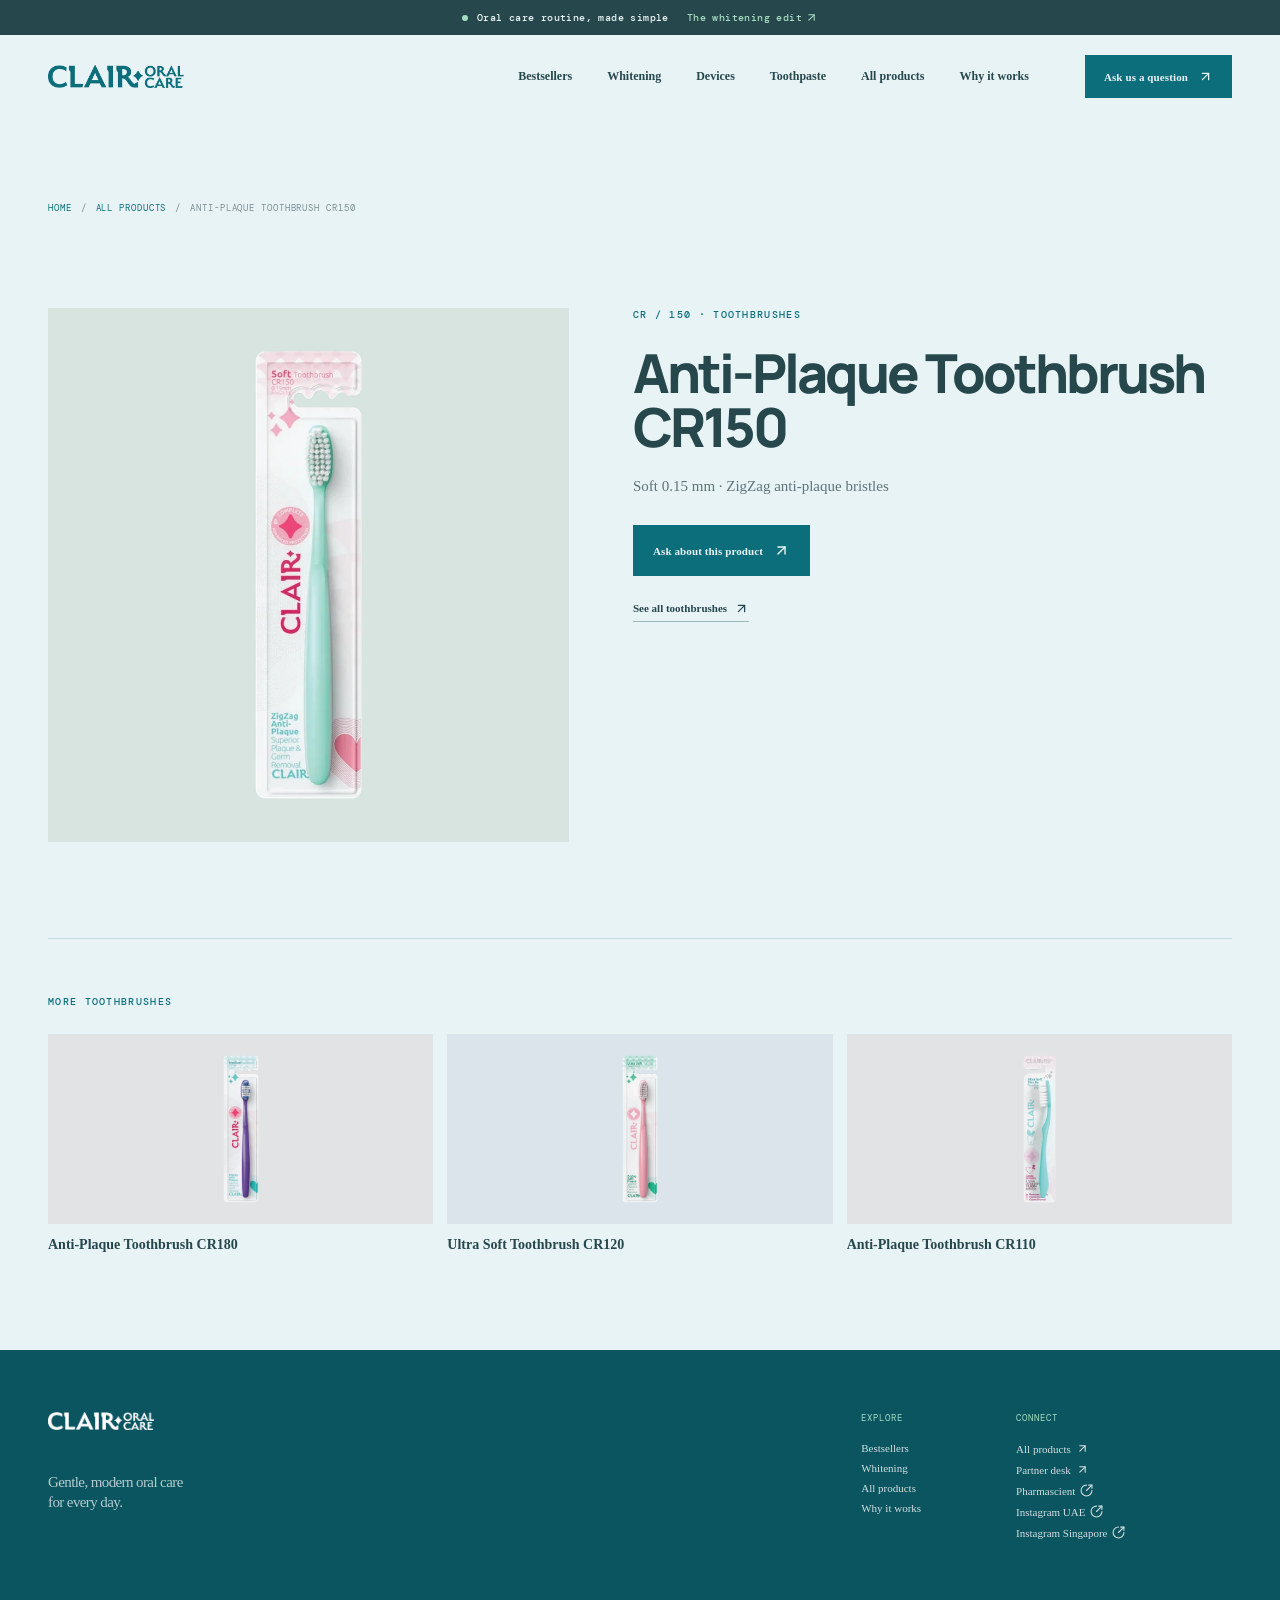
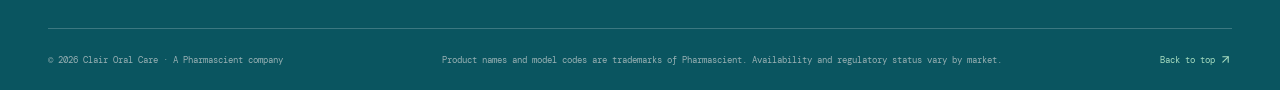
<file: products/anti-plaque-toothbrush-cr150/index.html>
<!DOCTYPE html>
<html lang="en">
<head>
<meta charset="utf-8">
<meta name="viewport" content="width=device-width, initial-scale=1">

<title>Anti-Plaque Toothbrush CR150 — Clair</title>
<meta name="description" content="Soft 0.15 mm · ZigZag anti-plaque bristles">
<link rel="canonical" href="https://clairoral.com/products/anti-plaque-toothbrush-cr150/">
<meta name="robots" content="index, follow">

<meta property="og:type" content="product">
<meta property="og:site_name" content="Clair Oral Care">
<meta property="og:url" content="https://clairoral.com/products/anti-plaque-toothbrush-cr150/">
<meta property="og:title" content="Anti-Plaque Toothbrush CR150 — Clair Oral Care">
<meta property="og:description" content="Soft 0.15 mm · ZigZag anti-plaque bristles">
<meta property="og:image" content="https://clairoral.com/official/cr150-toothbrush.webp">
<meta name="twitter:card" content="summary_large_image">
<meta name="twitter:title" content="Anti-Plaque Toothbrush CR150 — Clair Oral Care">
<meta name="twitter:description" content="Soft 0.15 mm · ZigZag anti-plaque bristles">
<meta name="twitter:image" content="https://clairoral.com/official/cr150-toothbrush.webp">

<link rel="icon" type="image/svg+xml" href="/favicon.svg">
<link rel="icon" type="image/png" sizes="32x32" href="/favicon-32.png">
<link rel="apple-touch-icon" href="/apple-touch-icon.png">

<link rel="preconnect" href="https://fonts.googleapis.com">
<link rel="preconnect" href="https://fonts.gstatic.com" crossorigin>
<link rel="stylesheet" href="/style.css?v=54">

<script>document.documentElement.classList.add('js');</script>

<script type="application/ld+json">
{
  "@context": "https://schema.org",
  "@graph": [
    {
      "@type": "Product",
      "name": "Anti-Plaque Toothbrush CR150",
      "sku": "CR150",
      "description": "Soft 0.15 mm · ZigZag anti-plaque bristles",
      "image": "https://clairoral.com/official/cr150-toothbrush.webp",
      "brand": {
        "@type": "Brand",
        "name": "Clair Oral Care"
      },
      "category": "Toothbrushes",
      "url": "https://clairoral.com/products/anti-plaque-toothbrush-cr150/"
    },
    {
      "@type": "BreadcrumbList",
      "itemListElement": [
        {
          "@type": "ListItem",
          "position": 1,
          "name": "Home",
          "item": "https://clairoral.com/"
        },
        {
          "@type": "ListItem",
          "position": 2,
          "name": "All products",
          "item": "https://clairoral.com/range.html"
        },
        {
          "@type": "ListItem",
          "position": 3,
          "name": "Anti-Plaque Toothbrush CR150"
        }
      ]
    }
  ]
}
</script>

<!-- Cloudflare Web Analytics (cookie-free) -->
<script type="module" src="https://static.cloudflareinsights.com/beacon.min.js" data-cf-beacon='{"token": "0cd597626e144c0b8d7d5eea46ce97aa"}'></script>
</head>
<body>

<a class="skip-link" href="#product">Skip to the product</a>

<svg width="0" height="0" aria-hidden="true" focusable="false" style="position:absolute">
  <symbol id="i-ur" viewBox="0 0 24 24" fill="none" stroke="currentColor" stroke-width="2" stroke-linecap="round" stroke-linejoin="round"><path d="M7 7h10v10"/><path d="M7 17 17 7"/></symbol>
  <symbol id="i-dr" viewBox="0 0 24 24" fill="none" stroke="currentColor" stroke-width="2" stroke-linecap="round" stroke-linejoin="round"><path d="m7 7 10 10"/><path d="M17 7v10H7"/></symbol>
  <symbol id="i-out" viewBox="0 0 24 24" fill="none" stroke="currentColor" stroke-width="2" stroke-linecap="round" stroke-linejoin="round"><path d="M22 12A10 10 0 1 1 12 2"/><path d="M22 2 12 12"/><path d="M16 2h6v6"/></symbol>
  <symbol id="i-flask" viewBox="0 0 24 24" fill="none" stroke="currentColor" stroke-width="2" stroke-linecap="round" stroke-linejoin="round"><path d="M14 2v6a2 2 0 0 0 .245.96l5.51 10.08A2 2 0 0 1 18 22H6a2 2 0 0 1-1.755-2.96l5.51-10.08A2 2 0 0 0 10 8V2"/><path d="M6.453 15h11.094"/><path d="M8.5 2h7"/></symbol>
  <symbol id="i-menu" viewBox="0 0 24 24" fill="none" stroke="currentColor" stroke-width="2" stroke-linecap="round" stroke-linejoin="round"><path d="M4 5h16"/><path d="M4 12h16"/><path d="M4 19h16"/></symbol>
  <symbol id="i-layers" viewBox="0 0 24 24" fill="none" stroke="currentColor" stroke-width="2" stroke-linecap="round" stroke-linejoin="round"><path d="m12.83 2.18a2 2 0 0 0-1.66 0L2.6 6.08a1 1 0 0 0 0 1.83l8.58 3.91a2 2 0 0 0 1.66 0l8.58-3.9a1 1 0 0 0 0-1.83Z"/><path d="m6.08 9.5-3.5 1.6a1 1 0 0 0 0 1.81l8.6 3.91a2 2 0 0 0 1.65 0l8.58-3.9a1 1 0 0 0 0-1.83l-3.5-1.59"/><path d="m6.08 14.5-3.5 1.6a1 1 0 0 0 0 1.81l8.6 3.91a2 2 0 0 0 1.65 0l8.58-3.9a1 1 0 0 0 0-1.83l-3.5-1.59"/></symbol>
  <symbol id="i-grid" viewBox="0 0 24 24" fill="none" stroke="currentColor" stroke-width="2" stroke-linecap="round" stroke-linejoin="round"><rect width="7" height="7" x="3" y="3" rx="1"/><rect width="7" height="7" x="14" y="3" rx="1"/><rect width="7" height="7" x="14" y="14" rx="1"/><rect width="7" height="7" x="3" y="14" rx="1"/></symbol>
  <symbol id="i-globe" viewBox="0 0 24 24" fill="none" stroke="currentColor" stroke-width="2" stroke-linecap="round" stroke-linejoin="round"><circle cx="12" cy="12" r="10"/><path d="M12 2a14.5 14.5 0 0 0 0 20 14.5 14.5 0 0 0 0-20"/><path d="M2 12h20"/></symbol>
  <symbol id="i-zoom" viewBox="0 0 24 24" fill="none" stroke="currentColor" stroke-width="2" stroke-linecap="round" stroke-linejoin="round"><path d="M15 3h6v6"/><path d="M9 21H3v-6"/><path d="M21 3l-7 7"/><path d="M3 21l7-7"/></symbol>
  <symbol id="i-pin" viewBox="0 0 24 24" fill="none" stroke="currentColor" stroke-width="2" stroke-linecap="round" stroke-linejoin="round"><path d="M20 10c0 6-8 12-8 12s-8-6-8-12a8 8 0 0 1 16 0"/><circle cx="12" cy="10" r="3"/></symbol>
</svg>

<div class="clair-site" id="top">

<div class="announcement">
  <span class="announcement-dot"></span> Oral care routine, made simple
  <a href="/#whitening">The whitening edit <svg width="13" height="13" aria-hidden="true"><use href="#i-ur"/></svg></a>
</div>

<header class="site-header">
  <div class="header-inner">
    <a href="/" class="brand-mark"><img src="/official/logo-oralcare-teal.png" alt="Clair Oral Care" width="136" height="23"></a>
    <nav class="main-nav" aria-label="Main navigation">
      <a href="/#featured">Bestsellers</a>

      <div class="nav-item">
        <a href="/range.html#whitening">Whitening</a>
        <div class="nav-ribbon">
          <ul class="nav-ribbon-list">
            <li><a href="/products/whitening-tooth-serum/">Whitening Tooth Serum</a></li>
            <li><a href="/products/whitening-strips/">Whitening Strips</a></li>
          </ul>
          <a class="nav-ribbon-all" href="/range.html#whitening">See all whitening <svg width="13" height="13" aria-hidden="true"><use href="#i-ur"/></svg></a>
        </div>
      </div>

      <div class="nav-item">
        <a href="/range.html#devices">Devices</a>
        <div class="nav-ribbon">
          <ul class="nav-ribbon-list">
            <li><a href="/products/soniclair-40000-sonic-toothbrush/">SoniClair 40000 Sonic Toothbrush</a></li>
            <li><a href="/products/replacement-brush-heads/">Replacement Brush Heads</a></li>
            <li><a href="/products/cordless-water-flosser/">Cordless Water Flosser</a></li>
          </ul>
          <a class="nav-ribbon-all" href="/range.html#devices">See all devices <svg width="13" height="13" aria-hidden="true"><use href="#i-ur"/></svg></a>
        </div>
      </div>

      <div class="nav-item">
        <a href="/range.html#toothpaste">Toothpaste</a>
        <div class="nav-ribbon">
          <ul class="nav-ribbon-list">
            <li><a href="/products/sensiclair-enamel-care-whitening/">SensiClair Enamel Care + Whitening</a></li>
            <li><a href="/products/sensiclair-f-fluoride/">SensiClair F Fluoride</a></li>
          </ul>
          <a class="nav-ribbon-all" href="/range.html#toothpaste">See all toothpaste <svg width="13" height="13" aria-hidden="true"><use href="#i-ur"/></svg></a>
        </div>
      </div>

      <div class="nav-item nav-item-end">
        <a href="/range.html">All products</a>
        <div class="nav-ribbon">
          <ul class="nav-ribbon-list">
            <li><a href="/range.html#devices">Devices</a></li>
            <li><a href="/range.html#whitening">Whitening</a></li>
            <li><a href="/range.html#toothpaste">Toothpaste</a></li>
            <li><a href="/range.html#brushes">Toothbrushes</a></li>
            <li><a href="/range.html#floss">Floss &amp; interdental</a></li>
            <li><a href="/range.html#tongue">Tongue care</a></li>
            <li><a href="/range.html#ortho">Orthodontic</a></li>
          </ul>
          <a class="nav-ribbon-all" href="/range.html">See the whole range <svg width="13" height="13" aria-hidden="true"><use href="#i-ur"/></svg></a>
        </div>
      </div>

      <a href="/#science">Why it works</a>
      <a class="nav-mobile-cta" data-enquiry="Product question" href="/#contact">Ask us <svg width="13" height="13" aria-hidden="true"><use href="#i-ur"/></svg></a>
    </nav>
    <a class="header-cta" data-enquiry="Product question" href="/#contact">Ask us a question <svg width="15" height="15" aria-hidden="true"><use href="#i-ur"/></svg></a>
    <button class="menu-toggle" type="button" aria-label="Open menu" aria-expanded="false" aria-controls="primary-nav">
      <svg width="24" height="24" aria-hidden="true"><use href="#i-menu"/></svg>
    </button>
  </div>
</header>

<main>

<section class="page-head section-shell">
  <nav class="crumb" aria-label="Breadcrumb">
    <a href="/">Home</a>
    <span aria-hidden="true">/</span>
    <a href="/range.html">All products</a>
    <span aria-hidden="true">/</span>
    <span aria-current="page">Anti-Plaque Toothbrush CR150</span>
  </nav>
</section>

<section class="product-page section-shell" id="product">
  <figure class="product-figure visual-lemon" data-product="cr150">
    <img class="official-product-image" src="/official/cr150-toothbrush.webp" alt="Clair CR150 anti-plaque manual toothbrush" width="300" height="290">
  </figure>

  <div class="product-detail">
    <p class="eyebrow">CR / 150 &middot; Toothbrushes</p>
    <h1>Anti-Plaque Toothbrush CR150</h1>
    <p class="product-lede">Soft 0.15 mm · ZigZag anti-plaque bristles</p>

    <a class="button button-primary" data-enquiry="Product question" data-enquiry-product="Anti-Plaque Toothbrush CR150" href="mailto:mail@pharmascient.com?subject=Clair%20enquiry%20%E2%80%94%20Anti-Plaque%20Toothbrush%20CR150">Ask about this product <svg width="17" height="17" aria-hidden="true"><use href="#i-ur"/></svg></a>
    <p class="product-back"><a class="text-link" href="/range.html#brushes">See all toothbrushes <svg width="15" height="15" aria-hidden="true"><use href="#i-ur"/></svg></a></p>
  </div>
</section>

<section class="related section-shell">
  <h2 class="related-head">More toothbrushes</h2>
  <div class="related-grid">
      <a class="related-card" href="/products/anti-plaque-toothbrush-cr180/">
        <span class="related-media visual-rose"><img src="/official/cr180-toothbrush.webp" alt="" loading="lazy" width="300" height="290"></span>
        <span class="related-name">Anti-Plaque Toothbrush CR180</span>
      </a>
      <a class="related-card" href="/products/ultra-soft-toothbrush-cr120/">
        <span class="related-media visual-lilac"><img src="/official/cr120-toothbrush.webp" alt="" loading="lazy" width="300" height="290"></span>
        <span class="related-name">Ultra Soft Toothbrush CR120</span>
      </a>
      <a class="related-card" href="/products/anti-plaque-toothbrush-cr110/">
        <span class="related-media visual-rose"><img src="/official/cr110-toothbrush.webp" alt="" loading="lazy" width="300" height="290"></span>
        <span class="related-name">Anti-Plaque Toothbrush CR110</span>
      </a>
  </div>
</section>

</main>

<footer class="site-footer">
  <div class="footer-top section-shell">
    <div>
      <!-- White lockup: the footer sits on deep violet, where the purple mark
           used in the header falls away. -->
      <a href="/" class="brand-mark brand-mark-light"><img src="/official/logo-oralcare-white.png" alt="Clair Oral Care" width="106" height="18" loading="lazy"></a>
      <p class="footer-tagline">Gentle, modern oral care<br>for every day.</p>
    </div>
    <div class="footer-nav">
      <div>
        <p>Explore</p>
        <a href="/#featured">Bestsellers</a>
        <a href="/#whitening">Whitening</a>
        <a href="/range.html">All products</a>
        <a href="/#science">Why it works</a>
      </div>
      <div>
        <p>Connect</p>
        <a href="/range.html">All products <svg width="13" height="13" aria-hidden="true"><use href="#i-ur"/></svg></a>
        <a data-enquiry="Retailer or distributor" href="mailto:mail@pharmascient.com?subject=Clair%20Oral%20Care%20%E2%80%94%20distribution%20enquiry">Partner desk <svg width="13" height="13" aria-hidden="true"><use href="#i-ur"/></svg></a>
        <a href="https://pharmascient.com/" target="_blank" rel="noopener">Pharmascient <svg width="13" height="13" aria-hidden="true"><use href="#i-out"/></svg></a>
        <a href="https://www.instagram.com/clairoral.ae" target="_blank" rel="noopener">Instagram UAE <svg width="13" height="13" aria-hidden="true"><use href="#i-out"/></svg></a>
        <a href="https://www.instagram.com/clairoral.sg" target="_blank" rel="noopener">Instagram Singapore <svg width="13" height="13" aria-hidden="true"><use href="#i-out"/></svg></a>
      </div>
    </div>
  </div>
  <div class="footer-bottom section-shell">
    <span>© 2026 Clair Oral Care · A Pharmascient company</span>
    <span>Product names and model codes are trademarks of Pharmascient. Availability and regulatory status vary by market.</span>
    <a href="/">Back to top <svg width="13" height="13" aria-hidden="true"><use href="#i-ur"/></svg></a>
  </div>
</footer>

</div>

<div class="modal-backdrop" id="enquiry" hidden>
  <div class="enquiry-modal" role="dialog" aria-modal="true" aria-labelledby="enquiry-title">
    <button class="icon-button modal-close" type="button" aria-label="Close">
      <svg width="20" height="20" viewBox="0 0 24 24" fill="none" stroke="currentColor" stroke-width="2" stroke-linecap="round" aria-hidden="true"><path d="M18 6 6 18"/><path d="m6 6 12 12"/></svg>
    </button>

    <div data-enquiry-form>
      <p class="eyebrow">Clair Oral Care</p>
      <h2 id="enquiry-title">Ask us<br><em>anything.</em></h2>
      <p class="modal-copy">Tell us what you are working with and we will point you at the right product. Retailers and distributors, use the same form &mdash; pick the enquiry type below.</p>

      <form class="enquiry-form" novalidate>
        <label>Name
          <input type="text" name="name" autocomplete="name" required>
        </label>
        <label>Email
          <input type="email" name="email" autocomplete="email" required>
        </label>
        <label>Phone
          <input type="tel" name="phone" autocomplete="tel">
        </label>
        <label>Enquiry type
          <select name="topic">
            <option>Product question</option>
            <option>Retailer or distributor</option>
            <option>Something else</option>
          </select>
        </label>
        <label>Your question
          <textarea name="query" rows="3" required></textarea>
        </label>
        <input type="text" name="_gotcha" tabindex="-1" autocomplete="off" aria-hidden="true" hidden>
        <p class="form-error" data-form-error hidden>Please fill in your name, email and question.</p>
        <button class="button button-primary form-submit" type="submit">Send enquiry <svg width="17" height="17" aria-hidden="true"><use href="#i-ur"/></svg></button>
      </form>

      <p class="modal-footnote">We will get back to you shortly.</p>
    </div>

    <div class="success-state" data-enquiry-success hidden>
      <div class="success-mark">
        <svg width="22" height="22" viewBox="0 0 24 24" fill="none" stroke="currentColor" stroke-width="2.5" stroke-linecap="round" stroke-linejoin="round" aria-hidden="true"><path d="M20 6 9 17l-5-5"/></svg>
      </div>
      <p class="eyebrow" data-success-eyebrow>Message sent</p>
      <h2 data-success-title>Thank<br><em>you.</em></h2>
      <p class="modal-copy" data-success-copy>Thank you for your enquiry. We will get back to you shortly at the address you gave.</p>
      <button class="button button-dark" type="button" data-enquiry-close>Close</button>
    </div>
  </div>
</div>

<div class="zoom-backdrop" id="zoom" hidden>
  <button class="icon-button zoom-close" type="button" aria-label="Close">
    <svg width="22" height="22" viewBox="0 0 24 24" fill="none" stroke="currentColor" stroke-width="2" stroke-linecap="round" aria-hidden="true"><path d="M18 6 6 18"/><path d="m6 6 12 12"/></svg>
  </button>
  <figure class="zoom-figure" role="dialog" aria-modal="true" aria-label="Product image">
    <img data-zoom-image alt="">
    <div class="zoom-thumbs" data-zoom-thumbs hidden></div>
    <figcaption data-zoom-caption></figcaption>
  </figure>
</div>

<script src="/script.js?v=54"></script>
</body>
</html>
</file>
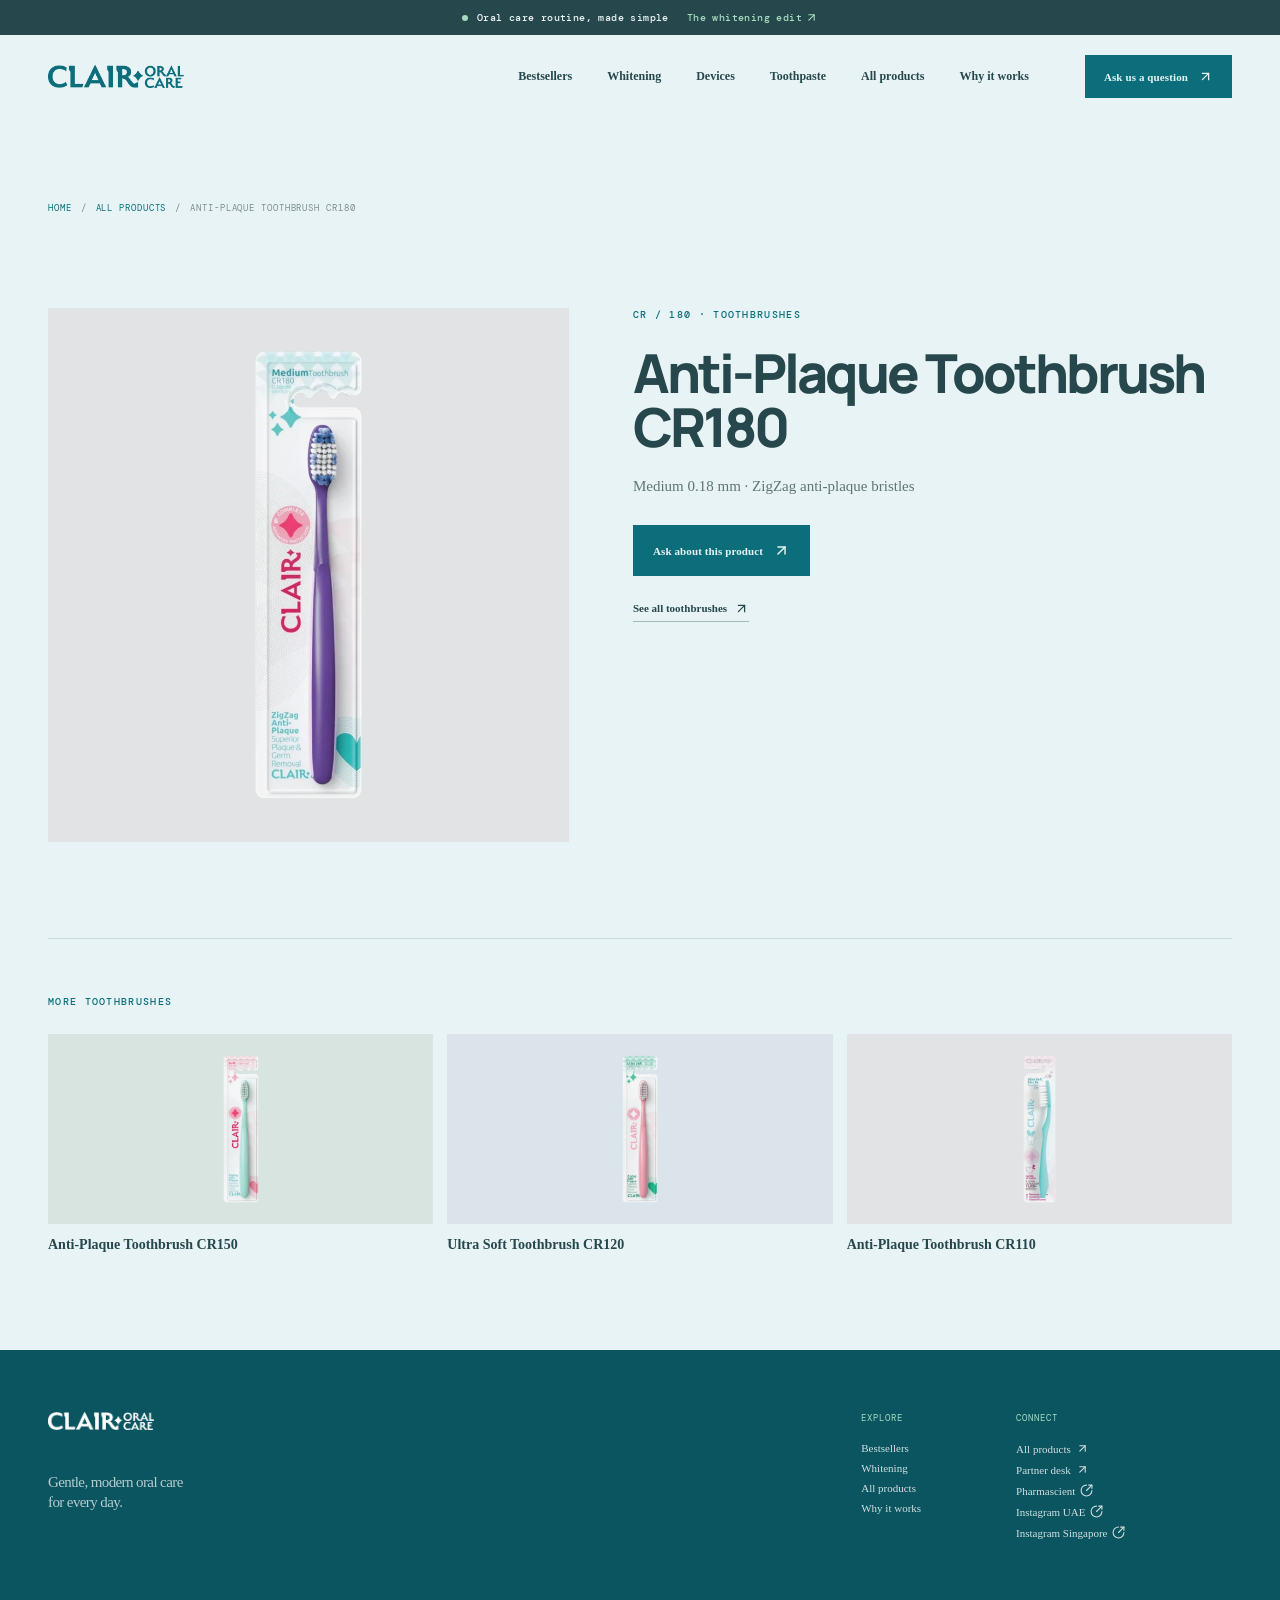
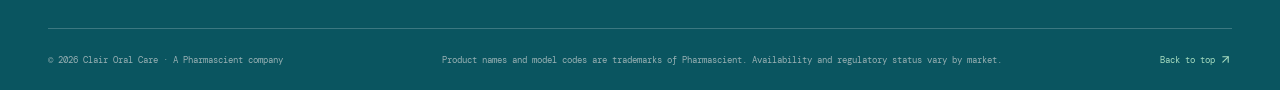
<file: products/anti-plaque-toothbrush-cr180/index.html>
<!DOCTYPE html>
<html lang="en">
<head>
<meta charset="utf-8">
<meta name="viewport" content="width=device-width, initial-scale=1">

<title>Anti-Plaque Toothbrush CR180 — Clair</title>
<meta name="description" content="Medium 0.18 mm · ZigZag anti-plaque bristles">
<link rel="canonical" href="https://clairoral.com/products/anti-plaque-toothbrush-cr180/">
<meta name="robots" content="index, follow">

<meta property="og:type" content="product">
<meta property="og:site_name" content="Clair Oral Care">
<meta property="og:url" content="https://clairoral.com/products/anti-plaque-toothbrush-cr180/">
<meta property="og:title" content="Anti-Plaque Toothbrush CR180 — Clair Oral Care">
<meta property="og:description" content="Medium 0.18 mm · ZigZag anti-plaque bristles">
<meta property="og:image" content="https://clairoral.com/official/cr180-toothbrush.webp">
<meta name="twitter:card" content="summary_large_image">
<meta name="twitter:title" content="Anti-Plaque Toothbrush CR180 — Clair Oral Care">
<meta name="twitter:description" content="Medium 0.18 mm · ZigZag anti-plaque bristles">
<meta name="twitter:image" content="https://clairoral.com/official/cr180-toothbrush.webp">

<link rel="icon" type="image/svg+xml" href="/favicon.svg">
<link rel="icon" type="image/png" sizes="32x32" href="/favicon-32.png">
<link rel="apple-touch-icon" href="/apple-touch-icon.png">

<link rel="preconnect" href="https://fonts.googleapis.com">
<link rel="preconnect" href="https://fonts.gstatic.com" crossorigin>
<link rel="stylesheet" href="/style.css?v=54">

<script>document.documentElement.classList.add('js');</script>

<script type="application/ld+json">
{
  "@context": "https://schema.org",
  "@graph": [
    {
      "@type": "Product",
      "name": "Anti-Plaque Toothbrush CR180",
      "sku": "CR180",
      "description": "Medium 0.18 mm · ZigZag anti-plaque bristles",
      "image": "https://clairoral.com/official/cr180-toothbrush.webp",
      "brand": {
        "@type": "Brand",
        "name": "Clair Oral Care"
      },
      "category": "Toothbrushes",
      "url": "https://clairoral.com/products/anti-plaque-toothbrush-cr180/"
    },
    {
      "@type": "BreadcrumbList",
      "itemListElement": [
        {
          "@type": "ListItem",
          "position": 1,
          "name": "Home",
          "item": "https://clairoral.com/"
        },
        {
          "@type": "ListItem",
          "position": 2,
          "name": "All products",
          "item": "https://clairoral.com/range.html"
        },
        {
          "@type": "ListItem",
          "position": 3,
          "name": "Anti-Plaque Toothbrush CR180"
        }
      ]
    }
  ]
}
</script>

<!-- Cloudflare Web Analytics (cookie-free) -->
<script type="module" src="https://static.cloudflareinsights.com/beacon.min.js" data-cf-beacon='{"token": "0cd597626e144c0b8d7d5eea46ce97aa"}'></script>
</head>
<body>

<a class="skip-link" href="#product">Skip to the product</a>

<svg width="0" height="0" aria-hidden="true" focusable="false" style="position:absolute">
  <symbol id="i-ur" viewBox="0 0 24 24" fill="none" stroke="currentColor" stroke-width="2" stroke-linecap="round" stroke-linejoin="round"><path d="M7 7h10v10"/><path d="M7 17 17 7"/></symbol>
  <symbol id="i-dr" viewBox="0 0 24 24" fill="none" stroke="currentColor" stroke-width="2" stroke-linecap="round" stroke-linejoin="round"><path d="m7 7 10 10"/><path d="M17 7v10H7"/></symbol>
  <symbol id="i-out" viewBox="0 0 24 24" fill="none" stroke="currentColor" stroke-width="2" stroke-linecap="round" stroke-linejoin="round"><path d="M22 12A10 10 0 1 1 12 2"/><path d="M22 2 12 12"/><path d="M16 2h6v6"/></symbol>
  <symbol id="i-flask" viewBox="0 0 24 24" fill="none" stroke="currentColor" stroke-width="2" stroke-linecap="round" stroke-linejoin="round"><path d="M14 2v6a2 2 0 0 0 .245.96l5.51 10.08A2 2 0 0 1 18 22H6a2 2 0 0 1-1.755-2.96l5.51-10.08A2 2 0 0 0 10 8V2"/><path d="M6.453 15h11.094"/><path d="M8.5 2h7"/></symbol>
  <symbol id="i-menu" viewBox="0 0 24 24" fill="none" stroke="currentColor" stroke-width="2" stroke-linecap="round" stroke-linejoin="round"><path d="M4 5h16"/><path d="M4 12h16"/><path d="M4 19h16"/></symbol>
  <symbol id="i-layers" viewBox="0 0 24 24" fill="none" stroke="currentColor" stroke-width="2" stroke-linecap="round" stroke-linejoin="round"><path d="m12.83 2.18a2 2 0 0 0-1.66 0L2.6 6.08a1 1 0 0 0 0 1.83l8.58 3.91a2 2 0 0 0 1.66 0l8.58-3.9a1 1 0 0 0 0-1.83Z"/><path d="m6.08 9.5-3.5 1.6a1 1 0 0 0 0 1.81l8.6 3.91a2 2 0 0 0 1.65 0l8.58-3.9a1 1 0 0 0 0-1.83l-3.5-1.59"/><path d="m6.08 14.5-3.5 1.6a1 1 0 0 0 0 1.81l8.6 3.91a2 2 0 0 0 1.65 0l8.58-3.9a1 1 0 0 0 0-1.83l-3.5-1.59"/></symbol>
  <symbol id="i-grid" viewBox="0 0 24 24" fill="none" stroke="currentColor" stroke-width="2" stroke-linecap="round" stroke-linejoin="round"><rect width="7" height="7" x="3" y="3" rx="1"/><rect width="7" height="7" x="14" y="3" rx="1"/><rect width="7" height="7" x="14" y="14" rx="1"/><rect width="7" height="7" x="3" y="14" rx="1"/></symbol>
  <symbol id="i-globe" viewBox="0 0 24 24" fill="none" stroke="currentColor" stroke-width="2" stroke-linecap="round" stroke-linejoin="round"><circle cx="12" cy="12" r="10"/><path d="M12 2a14.5 14.5 0 0 0 0 20 14.5 14.5 0 0 0 0-20"/><path d="M2 12h20"/></symbol>
  <symbol id="i-zoom" viewBox="0 0 24 24" fill="none" stroke="currentColor" stroke-width="2" stroke-linecap="round" stroke-linejoin="round"><path d="M15 3h6v6"/><path d="M9 21H3v-6"/><path d="M21 3l-7 7"/><path d="M3 21l7-7"/></symbol>
  <symbol id="i-pin" viewBox="0 0 24 24" fill="none" stroke="currentColor" stroke-width="2" stroke-linecap="round" stroke-linejoin="round"><path d="M20 10c0 6-8 12-8 12s-8-6-8-12a8 8 0 0 1 16 0"/><circle cx="12" cy="10" r="3"/></symbol>
</svg>

<div class="clair-site" id="top">

<div class="announcement">
  <span class="announcement-dot"></span> Oral care routine, made simple
  <a href="/#whitening">The whitening edit <svg width="13" height="13" aria-hidden="true"><use href="#i-ur"/></svg></a>
</div>

<header class="site-header">
  <div class="header-inner">
    <a href="/" class="brand-mark"><img src="/official/logo-oralcare-teal.png" alt="Clair Oral Care" width="136" height="23"></a>
    <nav class="main-nav" aria-label="Main navigation">
      <a href="/#featured">Bestsellers</a>

      <div class="nav-item">
        <a href="/range.html#whitening">Whitening</a>
        <div class="nav-ribbon">
          <ul class="nav-ribbon-list">
            <li><a href="/products/whitening-tooth-serum/">Whitening Tooth Serum</a></li>
            <li><a href="/products/whitening-strips/">Whitening Strips</a></li>
          </ul>
          <a class="nav-ribbon-all" href="/range.html#whitening">See all whitening <svg width="13" height="13" aria-hidden="true"><use href="#i-ur"/></svg></a>
        </div>
      </div>

      <div class="nav-item">
        <a href="/range.html#devices">Devices</a>
        <div class="nav-ribbon">
          <ul class="nav-ribbon-list">
            <li><a href="/products/soniclair-40000-sonic-toothbrush/">SoniClair 40000 Sonic Toothbrush</a></li>
            <li><a href="/products/replacement-brush-heads/">Replacement Brush Heads</a></li>
            <li><a href="/products/cordless-water-flosser/">Cordless Water Flosser</a></li>
          </ul>
          <a class="nav-ribbon-all" href="/range.html#devices">See all devices <svg width="13" height="13" aria-hidden="true"><use href="#i-ur"/></svg></a>
        </div>
      </div>

      <div class="nav-item">
        <a href="/range.html#toothpaste">Toothpaste</a>
        <div class="nav-ribbon">
          <ul class="nav-ribbon-list">
            <li><a href="/products/sensiclair-enamel-care-whitening/">SensiClair Enamel Care + Whitening</a></li>
            <li><a href="/products/sensiclair-f-fluoride/">SensiClair F Fluoride</a></li>
          </ul>
          <a class="nav-ribbon-all" href="/range.html#toothpaste">See all toothpaste <svg width="13" height="13" aria-hidden="true"><use href="#i-ur"/></svg></a>
        </div>
      </div>

      <div class="nav-item nav-item-end">
        <a href="/range.html">All products</a>
        <div class="nav-ribbon">
          <ul class="nav-ribbon-list">
            <li><a href="/range.html#devices">Devices</a></li>
            <li><a href="/range.html#whitening">Whitening</a></li>
            <li><a href="/range.html#toothpaste">Toothpaste</a></li>
            <li><a href="/range.html#brushes">Toothbrushes</a></li>
            <li><a href="/range.html#floss">Floss &amp; interdental</a></li>
            <li><a href="/range.html#tongue">Tongue care</a></li>
            <li><a href="/range.html#ortho">Orthodontic</a></li>
          </ul>
          <a class="nav-ribbon-all" href="/range.html">See the whole range <svg width="13" height="13" aria-hidden="true"><use href="#i-ur"/></svg></a>
        </div>
      </div>

      <a href="/#science">Why it works</a>
      <a class="nav-mobile-cta" data-enquiry="Product question" href="/#contact">Ask us <svg width="13" height="13" aria-hidden="true"><use href="#i-ur"/></svg></a>
    </nav>
    <a class="header-cta" data-enquiry="Product question" href="/#contact">Ask us a question <svg width="15" height="15" aria-hidden="true"><use href="#i-ur"/></svg></a>
    <button class="menu-toggle" type="button" aria-label="Open menu" aria-expanded="false" aria-controls="primary-nav">
      <svg width="24" height="24" aria-hidden="true"><use href="#i-menu"/></svg>
    </button>
  </div>
</header>

<main>

<section class="page-head section-shell">
  <nav class="crumb" aria-label="Breadcrumb">
    <a href="/">Home</a>
    <span aria-hidden="true">/</span>
    <a href="/range.html">All products</a>
    <span aria-hidden="true">/</span>
    <span aria-current="page">Anti-Plaque Toothbrush CR180</span>
  </nav>
</section>

<section class="product-page section-shell" id="product">
  <figure class="product-figure visual-rose" data-product="cr180">
    <img class="official-product-image" src="/official/cr180-toothbrush.webp" alt="Clair CR180 anti-plaque manual toothbrush" width="300" height="290">
  </figure>

  <div class="product-detail">
    <p class="eyebrow">CR / 180 &middot; Toothbrushes</p>
    <h1>Anti-Plaque Toothbrush CR180</h1>
    <p class="product-lede">Medium 0.18 mm · ZigZag anti-plaque bristles</p>

    <a class="button button-primary" data-enquiry="Product question" data-enquiry-product="Anti-Plaque Toothbrush CR180" href="mailto:mail@pharmascient.com?subject=Clair%20enquiry%20%E2%80%94%20Anti-Plaque%20Toothbrush%20CR180">Ask about this product <svg width="17" height="17" aria-hidden="true"><use href="#i-ur"/></svg></a>
    <p class="product-back"><a class="text-link" href="/range.html#brushes">See all toothbrushes <svg width="15" height="15" aria-hidden="true"><use href="#i-ur"/></svg></a></p>
  </div>
</section>

<section class="related section-shell">
  <h2 class="related-head">More toothbrushes</h2>
  <div class="related-grid">
      <a class="related-card" href="/products/anti-plaque-toothbrush-cr150/">
        <span class="related-media visual-lemon"><img src="/official/cr150-toothbrush.webp" alt="" loading="lazy" width="300" height="290"></span>
        <span class="related-name">Anti-Plaque Toothbrush CR150</span>
      </a>
      <a class="related-card" href="/products/ultra-soft-toothbrush-cr120/">
        <span class="related-media visual-lilac"><img src="/official/cr120-toothbrush.webp" alt="" loading="lazy" width="300" height="290"></span>
        <span class="related-name">Ultra Soft Toothbrush CR120</span>
      </a>
      <a class="related-card" href="/products/anti-plaque-toothbrush-cr110/">
        <span class="related-media visual-rose"><img src="/official/cr110-toothbrush.webp" alt="" loading="lazy" width="300" height="290"></span>
        <span class="related-name">Anti-Plaque Toothbrush CR110</span>
      </a>
  </div>
</section>

</main>

<footer class="site-footer">
  <div class="footer-top section-shell">
    <div>
      <!-- White lockup: the footer sits on deep violet, where the purple mark
           used in the header falls away. -->
      <a href="/" class="brand-mark brand-mark-light"><img src="/official/logo-oralcare-white.png" alt="Clair Oral Care" width="106" height="18" loading="lazy"></a>
      <p class="footer-tagline">Gentle, modern oral care<br>for every day.</p>
    </div>
    <div class="footer-nav">
      <div>
        <p>Explore</p>
        <a href="/#featured">Bestsellers</a>
        <a href="/#whitening">Whitening</a>
        <a href="/range.html">All products</a>
        <a href="/#science">Why it works</a>
      </div>
      <div>
        <p>Connect</p>
        <a href="/range.html">All products <svg width="13" height="13" aria-hidden="true"><use href="#i-ur"/></svg></a>
        <a data-enquiry="Retailer or distributor" href="mailto:mail@pharmascient.com?subject=Clair%20Oral%20Care%20%E2%80%94%20distribution%20enquiry">Partner desk <svg width="13" height="13" aria-hidden="true"><use href="#i-ur"/></svg></a>
        <a href="https://pharmascient.com/" target="_blank" rel="noopener">Pharmascient <svg width="13" height="13" aria-hidden="true"><use href="#i-out"/></svg></a>
        <a href="https://www.instagram.com/clairoral.ae" target="_blank" rel="noopener">Instagram UAE <svg width="13" height="13" aria-hidden="true"><use href="#i-out"/></svg></a>
        <a href="https://www.instagram.com/clairoral.sg" target="_blank" rel="noopener">Instagram Singapore <svg width="13" height="13" aria-hidden="true"><use href="#i-out"/></svg></a>
      </div>
    </div>
  </div>
  <div class="footer-bottom section-shell">
    <span>© 2026 Clair Oral Care · A Pharmascient company</span>
    <span>Product names and model codes are trademarks of Pharmascient. Availability and regulatory status vary by market.</span>
    <a href="/">Back to top <svg width="13" height="13" aria-hidden="true"><use href="#i-ur"/></svg></a>
  </div>
</footer>

</div>

<div class="modal-backdrop" id="enquiry" hidden>
  <div class="enquiry-modal" role="dialog" aria-modal="true" aria-labelledby="enquiry-title">
    <button class="icon-button modal-close" type="button" aria-label="Close">
      <svg width="20" height="20" viewBox="0 0 24 24" fill="none" stroke="currentColor" stroke-width="2" stroke-linecap="round" aria-hidden="true"><path d="M18 6 6 18"/><path d="m6 6 12 12"/></svg>
    </button>

    <div data-enquiry-form>
      <p class="eyebrow">Clair Oral Care</p>
      <h2 id="enquiry-title">Ask us<br><em>anything.</em></h2>
      <p class="modal-copy">Tell us what you are working with and we will point you at the right product. Retailers and distributors, use the same form &mdash; pick the enquiry type below.</p>

      <form class="enquiry-form" novalidate>
        <label>Name
          <input type="text" name="name" autocomplete="name" required>
        </label>
        <label>Email
          <input type="email" name="email" autocomplete="email" required>
        </label>
        <label>Phone
          <input type="tel" name="phone" autocomplete="tel">
        </label>
        <label>Enquiry type
          <select name="topic">
            <option>Product question</option>
            <option>Retailer or distributor</option>
            <option>Something else</option>
          </select>
        </label>
        <label>Your question
          <textarea name="query" rows="3" required></textarea>
        </label>
        <input type="text" name="_gotcha" tabindex="-1" autocomplete="off" aria-hidden="true" hidden>
        <p class="form-error" data-form-error hidden>Please fill in your name, email and question.</p>
        <button class="button button-primary form-submit" type="submit">Send enquiry <svg width="17" height="17" aria-hidden="true"><use href="#i-ur"/></svg></button>
      </form>

      <p class="modal-footnote">We will get back to you shortly.</p>
    </div>

    <div class="success-state" data-enquiry-success hidden>
      <div class="success-mark">
        <svg width="22" height="22" viewBox="0 0 24 24" fill="none" stroke="currentColor" stroke-width="2.5" stroke-linecap="round" stroke-linejoin="round" aria-hidden="true"><path d="M20 6 9 17l-5-5"/></svg>
      </div>
      <p class="eyebrow" data-success-eyebrow>Message sent</p>
      <h2 data-success-title>Thank<br><em>you.</em></h2>
      <p class="modal-copy" data-success-copy>Thank you for your enquiry. We will get back to you shortly at the address you gave.</p>
      <button class="button button-dark" type="button" data-enquiry-close>Close</button>
    </div>
  </div>
</div>

<div class="zoom-backdrop" id="zoom" hidden>
  <button class="icon-button zoom-close" type="button" aria-label="Close">
    <svg width="22" height="22" viewBox="0 0 24 24" fill="none" stroke="currentColor" stroke-width="2" stroke-linecap="round" aria-hidden="true"><path d="M18 6 6 18"/><path d="m6 6 12 12"/></svg>
  </button>
  <figure class="zoom-figure" role="dialog" aria-modal="true" aria-label="Product image">
    <img data-zoom-image alt="">
    <div class="zoom-thumbs" data-zoom-thumbs hidden></div>
    <figcaption data-zoom-caption></figcaption>
  </figure>
</div>

<script src="/script.js?v=54"></script>
</body>
</html>
</file>
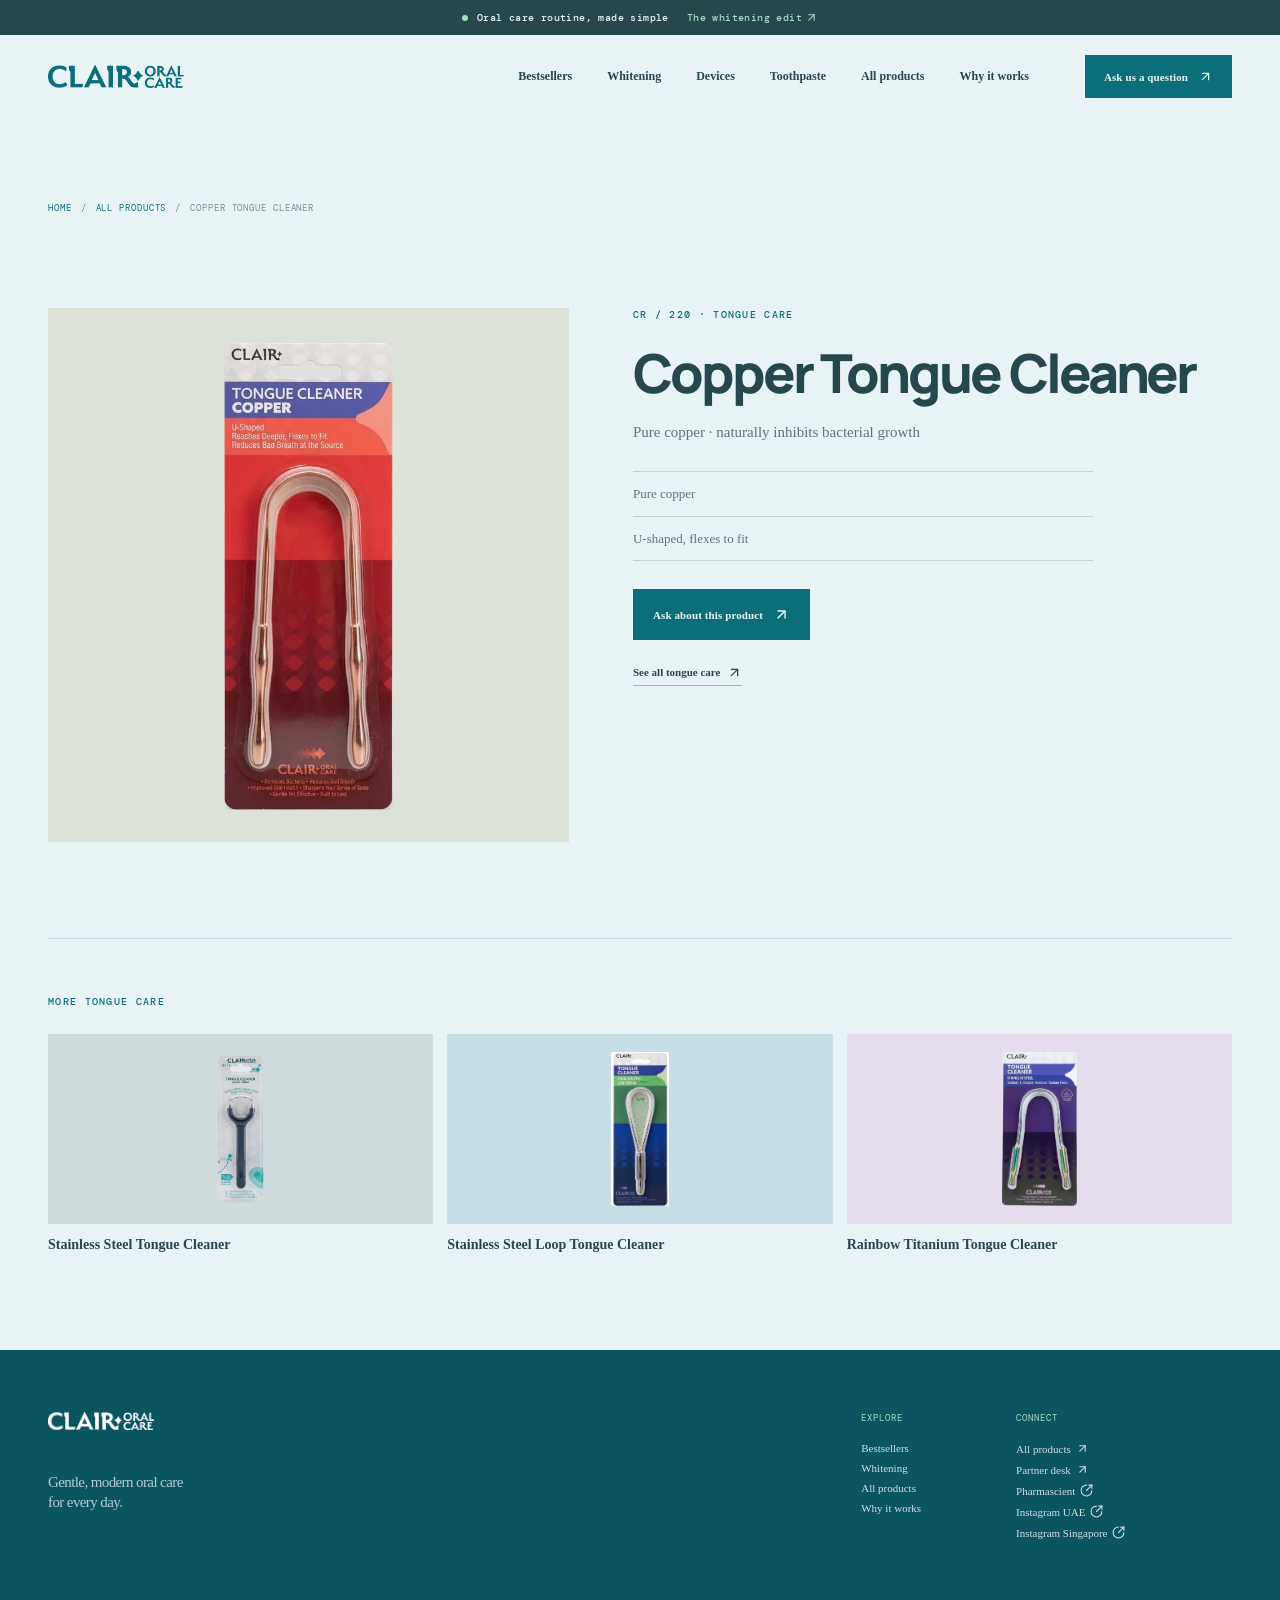
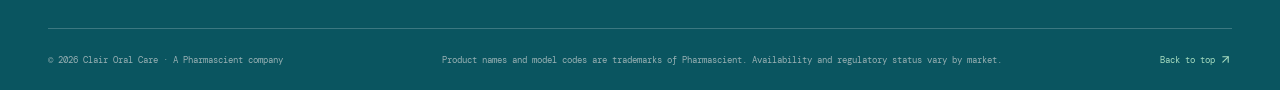
<file: products/copper-tongue-cleaner/index.html>
<!DOCTYPE html>
<html lang="en">
<head>
<meta charset="utf-8">
<meta name="viewport" content="width=device-width, initial-scale=1">

<title>Copper Tongue Cleaner CR220 — Clair</title>
<meta name="description" content="Pure copper · naturally inhibits bacterial growth. Pure copper, U-shaped, flexes to fit.">
<link rel="canonical" href="https://clairoral.com/products/copper-tongue-cleaner/">
<meta name="robots" content="index, follow">

<meta property="og:type" content="product">
<meta property="og:site_name" content="Clair Oral Care">
<meta property="og:url" content="https://clairoral.com/products/copper-tongue-cleaner/">
<meta property="og:title" content="Copper Tongue Cleaner — Clair Oral Care">
<meta property="og:description" content="Pure copper · naturally inhibits bacterial growth. Pure copper, U-shaped, flexes to fit.">
<meta property="og:image" content="https://clairoral.com/official/cr220-tongue-copper.webp">
<meta name="twitter:card" content="summary_large_image">
<meta name="twitter:title" content="Copper Tongue Cleaner — Clair Oral Care">
<meta name="twitter:description" content="Pure copper · naturally inhibits bacterial growth. Pure copper, U-shaped, flexes to fit.">
<meta name="twitter:image" content="https://clairoral.com/official/cr220-tongue-copper.webp">

<link rel="icon" type="image/svg+xml" href="/favicon.svg">
<link rel="icon" type="image/png" sizes="32x32" href="/favicon-32.png">
<link rel="apple-touch-icon" href="/apple-touch-icon.png">

<link rel="preconnect" href="https://fonts.googleapis.com">
<link rel="preconnect" href="https://fonts.gstatic.com" crossorigin>
<link rel="stylesheet" href="/style.css?v=54">

<script>document.documentElement.classList.add('js');</script>

<script type="application/ld+json">
{
  "@context": "https://schema.org",
  "@graph": [
    {
      "@type": "Product",
      "name": "Copper Tongue Cleaner",
      "sku": "CR220",
      "description": "Pure copper · naturally inhibits bacterial growth",
      "image": "https://clairoral.com/official/cr220-tongue-copper.webp",
      "brand": {
        "@type": "Brand",
        "name": "Clair Oral Care"
      },
      "category": "Tongue care",
      "url": "https://clairoral.com/products/copper-tongue-cleaner/"
    },
    {
      "@type": "BreadcrumbList",
      "itemListElement": [
        {
          "@type": "ListItem",
          "position": 1,
          "name": "Home",
          "item": "https://clairoral.com/"
        },
        {
          "@type": "ListItem",
          "position": 2,
          "name": "All products",
          "item": "https://clairoral.com/range.html"
        },
        {
          "@type": "ListItem",
          "position": 3,
          "name": "Copper Tongue Cleaner"
        }
      ]
    }
  ]
}
</script>

<!-- Cloudflare Web Analytics (cookie-free) -->
<script type="module" src="https://static.cloudflareinsights.com/beacon.min.js" data-cf-beacon='{"token": "0cd597626e144c0b8d7d5eea46ce97aa"}'></script>
</head>
<body>

<a class="skip-link" href="#product">Skip to the product</a>

<svg width="0" height="0" aria-hidden="true" focusable="false" style="position:absolute">
  <symbol id="i-ur" viewBox="0 0 24 24" fill="none" stroke="currentColor" stroke-width="2" stroke-linecap="round" stroke-linejoin="round"><path d="M7 7h10v10"/><path d="M7 17 17 7"/></symbol>
  <symbol id="i-dr" viewBox="0 0 24 24" fill="none" stroke="currentColor" stroke-width="2" stroke-linecap="round" stroke-linejoin="round"><path d="m7 7 10 10"/><path d="M17 7v10H7"/></symbol>
  <symbol id="i-out" viewBox="0 0 24 24" fill="none" stroke="currentColor" stroke-width="2" stroke-linecap="round" stroke-linejoin="round"><path d="M22 12A10 10 0 1 1 12 2"/><path d="M22 2 12 12"/><path d="M16 2h6v6"/></symbol>
  <symbol id="i-flask" viewBox="0 0 24 24" fill="none" stroke="currentColor" stroke-width="2" stroke-linecap="round" stroke-linejoin="round"><path d="M14 2v6a2 2 0 0 0 .245.96l5.51 10.08A2 2 0 0 1 18 22H6a2 2 0 0 1-1.755-2.96l5.51-10.08A2 2 0 0 0 10 8V2"/><path d="M6.453 15h11.094"/><path d="M8.5 2h7"/></symbol>
  <symbol id="i-menu" viewBox="0 0 24 24" fill="none" stroke="currentColor" stroke-width="2" stroke-linecap="round" stroke-linejoin="round"><path d="M4 5h16"/><path d="M4 12h16"/><path d="M4 19h16"/></symbol>
  <symbol id="i-layers" viewBox="0 0 24 24" fill="none" stroke="currentColor" stroke-width="2" stroke-linecap="round" stroke-linejoin="round"><path d="m12.83 2.18a2 2 0 0 0-1.66 0L2.6 6.08a1 1 0 0 0 0 1.83l8.58 3.91a2 2 0 0 0 1.66 0l8.58-3.9a1 1 0 0 0 0-1.83Z"/><path d="m6.08 9.5-3.5 1.6a1 1 0 0 0 0 1.81l8.6 3.91a2 2 0 0 0 1.65 0l8.58-3.9a1 1 0 0 0 0-1.83l-3.5-1.59"/><path d="m6.08 14.5-3.5 1.6a1 1 0 0 0 0 1.81l8.6 3.91a2 2 0 0 0 1.65 0l8.58-3.9a1 1 0 0 0 0-1.83l-3.5-1.59"/></symbol>
  <symbol id="i-grid" viewBox="0 0 24 24" fill="none" stroke="currentColor" stroke-width="2" stroke-linecap="round" stroke-linejoin="round"><rect width="7" height="7" x="3" y="3" rx="1"/><rect width="7" height="7" x="14" y="3" rx="1"/><rect width="7" height="7" x="14" y="14" rx="1"/><rect width="7" height="7" x="3" y="14" rx="1"/></symbol>
  <symbol id="i-globe" viewBox="0 0 24 24" fill="none" stroke="currentColor" stroke-width="2" stroke-linecap="round" stroke-linejoin="round"><circle cx="12" cy="12" r="10"/><path d="M12 2a14.5 14.5 0 0 0 0 20 14.5 14.5 0 0 0 0-20"/><path d="M2 12h20"/></symbol>
  <symbol id="i-zoom" viewBox="0 0 24 24" fill="none" stroke="currentColor" stroke-width="2" stroke-linecap="round" stroke-linejoin="round"><path d="M15 3h6v6"/><path d="M9 21H3v-6"/><path d="M21 3l-7 7"/><path d="M3 21l7-7"/></symbol>
  <symbol id="i-pin" viewBox="0 0 24 24" fill="none" stroke="currentColor" stroke-width="2" stroke-linecap="round" stroke-linejoin="round"><path d="M20 10c0 6-8 12-8 12s-8-6-8-12a8 8 0 0 1 16 0"/><circle cx="12" cy="10" r="3"/></symbol>
</svg>

<div class="clair-site" id="top">

<div class="announcement">
  <span class="announcement-dot"></span> Oral care routine, made simple
  <a href="/#whitening">The whitening edit <svg width="13" height="13" aria-hidden="true"><use href="#i-ur"/></svg></a>
</div>

<header class="site-header">
  <div class="header-inner">
    <a href="/" class="brand-mark"><img src="/official/logo-oralcare-teal.png" alt="Clair Oral Care" width="136" height="23"></a>
    <nav class="main-nav" aria-label="Main navigation">
      <a href="/#featured">Bestsellers</a>

      <div class="nav-item">
        <a href="/range.html#whitening">Whitening</a>
        <div class="nav-ribbon">
          <ul class="nav-ribbon-list">
            <li><a href="/products/whitening-tooth-serum/">Whitening Tooth Serum</a></li>
            <li><a href="/products/whitening-strips/">Whitening Strips</a></li>
          </ul>
          <a class="nav-ribbon-all" href="/range.html#whitening">See all whitening <svg width="13" height="13" aria-hidden="true"><use href="#i-ur"/></svg></a>
        </div>
      </div>

      <div class="nav-item">
        <a href="/range.html#devices">Devices</a>
        <div class="nav-ribbon">
          <ul class="nav-ribbon-list">
            <li><a href="/products/soniclair-40000-sonic-toothbrush/">SoniClair 40000 Sonic Toothbrush</a></li>
            <li><a href="/products/replacement-brush-heads/">Replacement Brush Heads</a></li>
            <li><a href="/products/cordless-water-flosser/">Cordless Water Flosser</a></li>
          </ul>
          <a class="nav-ribbon-all" href="/range.html#devices">See all devices <svg width="13" height="13" aria-hidden="true"><use href="#i-ur"/></svg></a>
        </div>
      </div>

      <div class="nav-item">
        <a href="/range.html#toothpaste">Toothpaste</a>
        <div class="nav-ribbon">
          <ul class="nav-ribbon-list">
            <li><a href="/products/sensiclair-enamel-care-whitening/">SensiClair Enamel Care + Whitening</a></li>
            <li><a href="/products/sensiclair-f-fluoride/">SensiClair F Fluoride</a></li>
          </ul>
          <a class="nav-ribbon-all" href="/range.html#toothpaste">See all toothpaste <svg width="13" height="13" aria-hidden="true"><use href="#i-ur"/></svg></a>
        </div>
      </div>

      <div class="nav-item nav-item-end">
        <a href="/range.html">All products</a>
        <div class="nav-ribbon">
          <ul class="nav-ribbon-list">
            <li><a href="/range.html#devices">Devices</a></li>
            <li><a href="/range.html#whitening">Whitening</a></li>
            <li><a href="/range.html#toothpaste">Toothpaste</a></li>
            <li><a href="/range.html#brushes">Toothbrushes</a></li>
            <li><a href="/range.html#floss">Floss &amp; interdental</a></li>
            <li><a href="/range.html#tongue">Tongue care</a></li>
            <li><a href="/range.html#ortho">Orthodontic</a></li>
          </ul>
          <a class="nav-ribbon-all" href="/range.html">See the whole range <svg width="13" height="13" aria-hidden="true"><use href="#i-ur"/></svg></a>
        </div>
      </div>

      <a href="/#science">Why it works</a>
      <a class="nav-mobile-cta" data-enquiry="Product question" href="/#contact">Ask us <svg width="13" height="13" aria-hidden="true"><use href="#i-ur"/></svg></a>
    </nav>
    <a class="header-cta" data-enquiry="Product question" href="/#contact">Ask us a question <svg width="15" height="15" aria-hidden="true"><use href="#i-ur"/></svg></a>
    <button class="menu-toggle" type="button" aria-label="Open menu" aria-expanded="false" aria-controls="primary-nav">
      <svg width="24" height="24" aria-hidden="true"><use href="#i-menu"/></svg>
    </button>
  </div>
</header>

<main>

<section class="page-head section-shell">
  <nav class="crumb" aria-label="Breadcrumb">
    <a href="/">Home</a>
    <span aria-hidden="true">/</span>
    <a href="/range.html">All products</a>
    <span aria-hidden="true">/</span>
    <span aria-current="page">Copper Tongue Cleaner</span>
  </nav>
</section>

<section class="product-page section-shell" id="product">
  <figure class="product-figure visual-coral" data-product="cr220">
    <img class="official-product-image" src="/official/cr220-tongue-copper.webp" alt="Clair pure copper tongue cleaner CR220" width="300" height="290">
  </figure>

  <div class="product-detail">
    <p class="eyebrow">CR / 220 &middot; Tongue care</p>
    <h1>Copper Tongue Cleaner</h1>
    <p class="product-lede">Pure copper · naturally inhibits bacterial growth</p>
      <ul class="product-specs">
        <li>Pure copper</li>
        <li>U-shaped, flexes to fit</li>
      </ul>

    <a class="button button-primary" data-enquiry="Product question" data-enquiry-product="Copper Tongue Cleaner" href="mailto:mail@pharmascient.com?subject=Clair%20enquiry%20%E2%80%94%20Copper%20Tongue%20Cleaner">Ask about this product <svg width="17" height="17" aria-hidden="true"><use href="#i-ur"/></svg></a>
    <p class="product-back"><a class="text-link" href="/range.html#tongue">See all tongue care <svg width="15" height="15" aria-hidden="true"><use href="#i-ur"/></svg></a></p>
  </div>
</section>

<section class="related section-shell">
  <h2 class="related-head">More tongue care</h2>
  <div class="related-grid">
      <a class="related-card" href="/products/stainless-steel-tongue-cleaner/">
        <span class="related-media visual-ink"><img src="/official/cr210-tongue-steel.webp" alt="" loading="lazy" width="300" height="290"></span>
        <span class="related-name">Stainless Steel Tongue Cleaner</span>
      </a>
      <a class="related-card" href="/products/stainless-steel-loop-tongue-cleaner/">
        <span class="related-media visual-sky"><img src="/official/tongue-cleaner-loop.webp" alt="" loading="lazy" width="300" height="290"></span>
        <span class="related-name">Stainless Steel Loop Tongue Cleaner</span>
      </a>
      <a class="related-card" href="/products/rainbow-titanium-tongue-cleaner/">
        <span class="related-media visual-violet-soft"><img src="/official/tongue-cleaner-rainbow.webp" alt="" loading="lazy" width="300" height="290"></span>
        <span class="related-name">Rainbow Titanium Tongue Cleaner</span>
      </a>
  </div>
</section>

</main>

<footer class="site-footer">
  <div class="footer-top section-shell">
    <div>
      <!-- White lockup: the footer sits on deep violet, where the purple mark
           used in the header falls away. -->
      <a href="/" class="brand-mark brand-mark-light"><img src="/official/logo-oralcare-white.png" alt="Clair Oral Care" width="106" height="18" loading="lazy"></a>
      <p class="footer-tagline">Gentle, modern oral care<br>for every day.</p>
    </div>
    <div class="footer-nav">
      <div>
        <p>Explore</p>
        <a href="/#featured">Bestsellers</a>
        <a href="/#whitening">Whitening</a>
        <a href="/range.html">All products</a>
        <a href="/#science">Why it works</a>
      </div>
      <div>
        <p>Connect</p>
        <a href="/range.html">All products <svg width="13" height="13" aria-hidden="true"><use href="#i-ur"/></svg></a>
        <a data-enquiry="Retailer or distributor" href="mailto:mail@pharmascient.com?subject=Clair%20Oral%20Care%20%E2%80%94%20distribution%20enquiry">Partner desk <svg width="13" height="13" aria-hidden="true"><use href="#i-ur"/></svg></a>
        <a href="https://pharmascient.com/" target="_blank" rel="noopener">Pharmascient <svg width="13" height="13" aria-hidden="true"><use href="#i-out"/></svg></a>
        <a href="https://www.instagram.com/clairoral.ae" target="_blank" rel="noopener">Instagram UAE <svg width="13" height="13" aria-hidden="true"><use href="#i-out"/></svg></a>
        <a href="https://www.instagram.com/clairoral.sg" target="_blank" rel="noopener">Instagram Singapore <svg width="13" height="13" aria-hidden="true"><use href="#i-out"/></svg></a>
      </div>
    </div>
  </div>
  <div class="footer-bottom section-shell">
    <span>© 2026 Clair Oral Care · A Pharmascient company</span>
    <span>Product names and model codes are trademarks of Pharmascient. Availability and regulatory status vary by market.</span>
    <a href="/">Back to top <svg width="13" height="13" aria-hidden="true"><use href="#i-ur"/></svg></a>
  </div>
</footer>

</div>

<div class="modal-backdrop" id="enquiry" hidden>
  <div class="enquiry-modal" role="dialog" aria-modal="true" aria-labelledby="enquiry-title">
    <button class="icon-button modal-close" type="button" aria-label="Close">
      <svg width="20" height="20" viewBox="0 0 24 24" fill="none" stroke="currentColor" stroke-width="2" stroke-linecap="round" aria-hidden="true"><path d="M18 6 6 18"/><path d="m6 6 12 12"/></svg>
    </button>

    <div data-enquiry-form>
      <p class="eyebrow">Clair Oral Care</p>
      <h2 id="enquiry-title">Ask us<br><em>anything.</em></h2>
      <p class="modal-copy">Tell us what you are working with and we will point you at the right product. Retailers and distributors, use the same form &mdash; pick the enquiry type below.</p>

      <form class="enquiry-form" novalidate>
        <label>Name
          <input type="text" name="name" autocomplete="name" required>
        </label>
        <label>Email
          <input type="email" name="email" autocomplete="email" required>
        </label>
        <label>Phone
          <input type="tel" name="phone" autocomplete="tel">
        </label>
        <label>Enquiry type
          <select name="topic">
            <option>Product question</option>
            <option>Retailer or distributor</option>
            <option>Something else</option>
          </select>
        </label>
        <label>Your question
          <textarea name="query" rows="3" required></textarea>
        </label>
        <input type="text" name="_gotcha" tabindex="-1" autocomplete="off" aria-hidden="true" hidden>
        <p class="form-error" data-form-error hidden>Please fill in your name, email and question.</p>
        <button class="button button-primary form-submit" type="submit">Send enquiry <svg width="17" height="17" aria-hidden="true"><use href="#i-ur"/></svg></button>
      </form>

      <p class="modal-footnote">We will get back to you shortly.</p>
    </div>

    <div class="success-state" data-enquiry-success hidden>
      <div class="success-mark">
        <svg width="22" height="22" viewBox="0 0 24 24" fill="none" stroke="currentColor" stroke-width="2.5" stroke-linecap="round" stroke-linejoin="round" aria-hidden="true"><path d="M20 6 9 17l-5-5"/></svg>
      </div>
      <p class="eyebrow" data-success-eyebrow>Message sent</p>
      <h2 data-success-title>Thank<br><em>you.</em></h2>
      <p class="modal-copy" data-success-copy>Thank you for your enquiry. We will get back to you shortly at the address you gave.</p>
      <button class="button button-dark" type="button" data-enquiry-close>Close</button>
    </div>
  </div>
</div>

<div class="zoom-backdrop" id="zoom" hidden>
  <button class="icon-button zoom-close" type="button" aria-label="Close">
    <svg width="22" height="22" viewBox="0 0 24 24" fill="none" stroke="currentColor" stroke-width="2" stroke-linecap="round" aria-hidden="true"><path d="M18 6 6 18"/><path d="m6 6 12 12"/></svg>
  </button>
  <figure class="zoom-figure" role="dialog" aria-modal="true" aria-label="Product image">
    <img data-zoom-image alt="">
    <div class="zoom-thumbs" data-zoom-thumbs hidden></div>
    <figcaption data-zoom-caption></figcaption>
  </figure>
</div>

<script src="/script.js?v=54"></script>
</body>
</html>
</file>
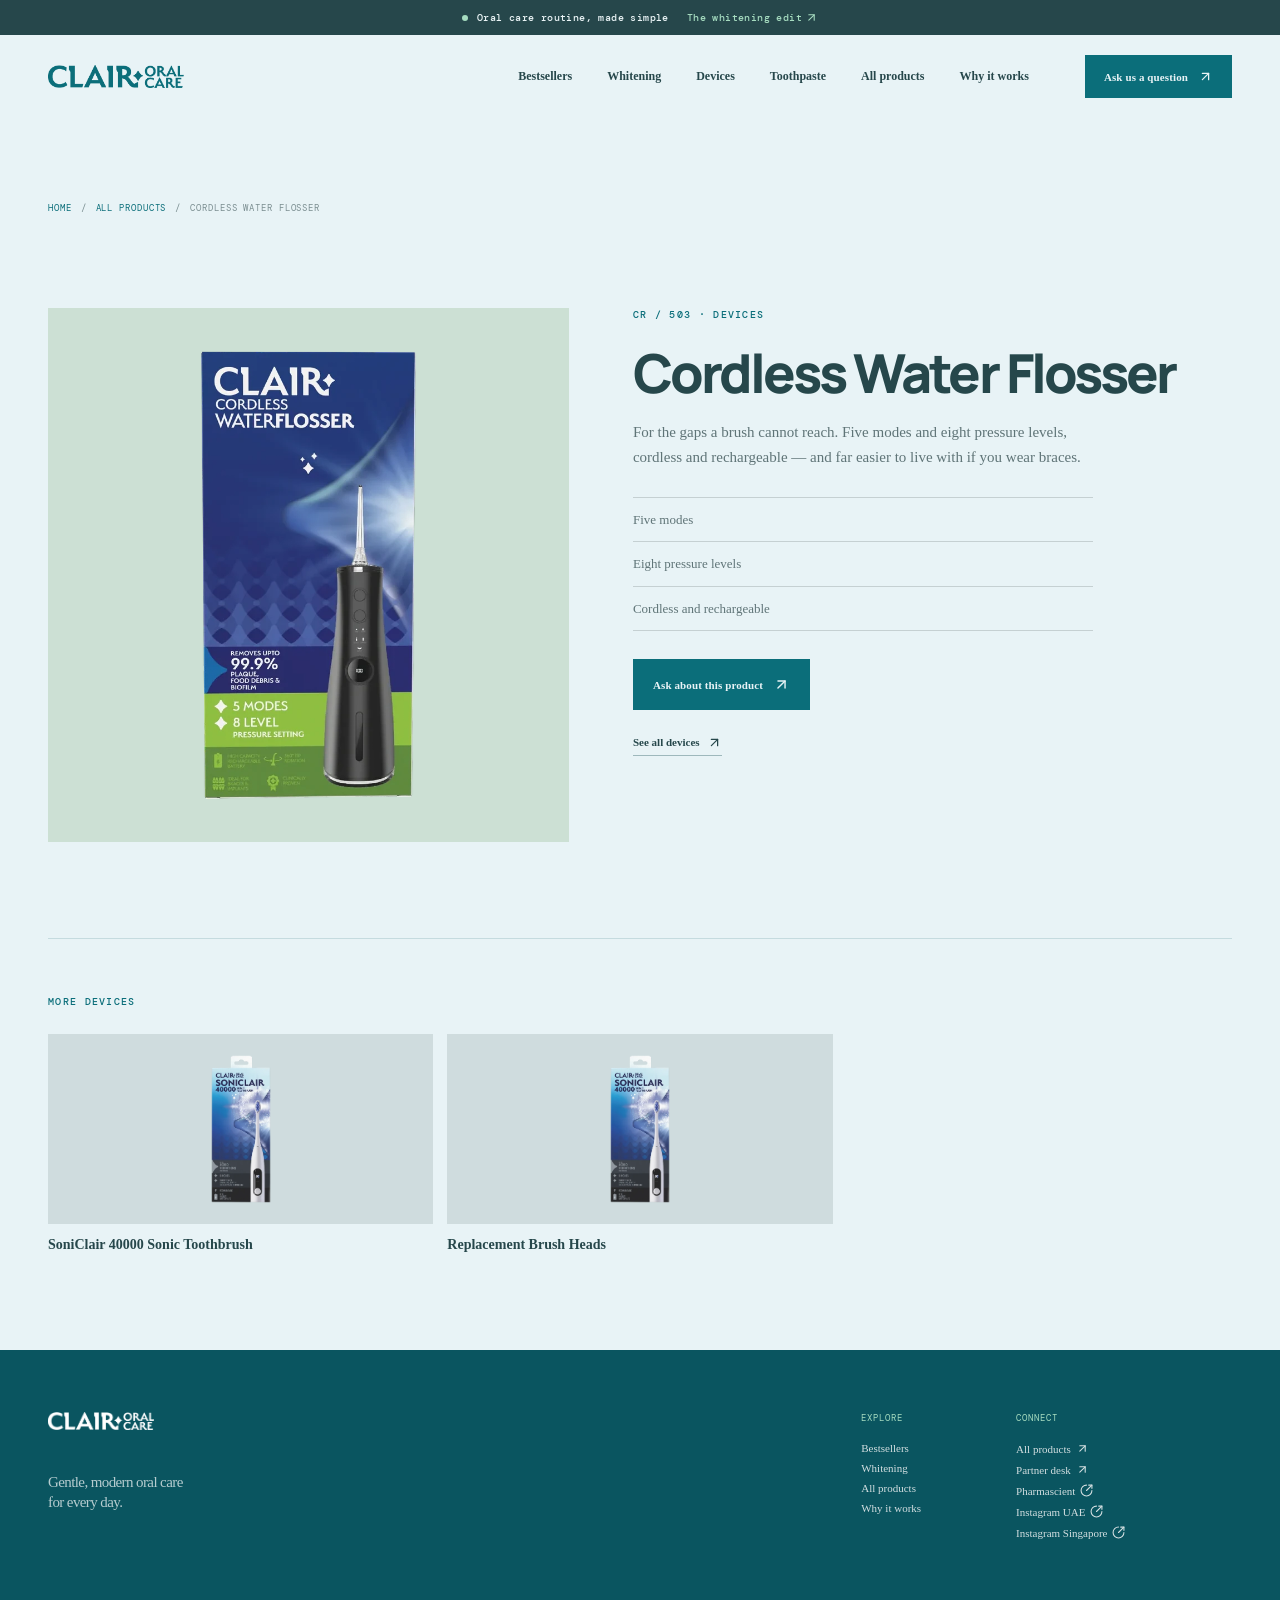
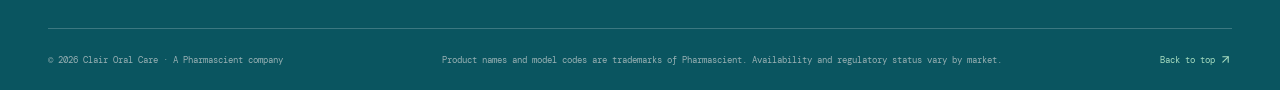
<file: products/cordless-water-flosser/index.html>
<!DOCTYPE html>
<html lang="en">
<head>
<meta charset="utf-8">
<meta name="viewport" content="width=device-width, initial-scale=1">

<title>Cordless Water Flosser CR503 — Clair</title>
<meta name="description" content="For the gaps a brush cannot reach. Five modes and eight pressure levels, cordless and rechargeable — and far easier to live with if you wear braces.">
<link rel="canonical" href="https://clairoral.com/products/cordless-water-flosser/">
<meta name="robots" content="index, follow">

<meta property="og:type" content="product">
<meta property="og:site_name" content="Clair Oral Care">
<meta property="og:url" content="https://clairoral.com/products/cordless-water-flosser/">
<meta property="og:title" content="Cordless Water Flosser — Clair Oral Care">
<meta property="og:description" content="For the gaps a brush cannot reach. Five modes and eight pressure levels, cordless and rechargeable — and far easier to live with if you wear braces.">
<meta property="og:image" content="https://clairoral.com/official/waterflosser.webp">
<meta name="twitter:card" content="summary_large_image">
<meta name="twitter:title" content="Cordless Water Flosser — Clair Oral Care">
<meta name="twitter:description" content="For the gaps a brush cannot reach. Five modes and eight pressure levels, cordless and rechargeable — and far easier to live with if you wear braces.">
<meta name="twitter:image" content="https://clairoral.com/official/waterflosser.webp">

<link rel="icon" type="image/svg+xml" href="/favicon.svg">
<link rel="icon" type="image/png" sizes="32x32" href="/favicon-32.png">
<link rel="apple-touch-icon" href="/apple-touch-icon.png">

<link rel="preconnect" href="https://fonts.googleapis.com">
<link rel="preconnect" href="https://fonts.gstatic.com" crossorigin>
<link rel="stylesheet" href="/style.css?v=54">

<script>document.documentElement.classList.add('js');</script>

<script type="application/ld+json">
{
  "@context": "https://schema.org",
  "@graph": [
    {
      "@type": "Product",
      "name": "Cordless Water Flosser",
      "sku": "CR503",
      "description": "For the gaps a brush cannot reach. Five modes and eight pressure levels, cordless and rechargeable — and far easier to live with if you wear braces.",
      "image": "https://clairoral.com/official/waterflosser.webp",
      "brand": {
        "@type": "Brand",
        "name": "Clair Oral Care"
      },
      "category": "Devices",
      "url": "https://clairoral.com/products/cordless-water-flosser/"
    },
    {
      "@type": "BreadcrumbList",
      "itemListElement": [
        {
          "@type": "ListItem",
          "position": 1,
          "name": "Home",
          "item": "https://clairoral.com/"
        },
        {
          "@type": "ListItem",
          "position": 2,
          "name": "All products",
          "item": "https://clairoral.com/range.html"
        },
        {
          "@type": "ListItem",
          "position": 3,
          "name": "Cordless Water Flosser"
        }
      ]
    }
  ]
}
</script>

<!-- Cloudflare Web Analytics (cookie-free) -->
<script type="module" src="https://static.cloudflareinsights.com/beacon.min.js" data-cf-beacon='{"token": "0cd597626e144c0b8d7d5eea46ce97aa"}'></script>
</head>
<body>

<a class="skip-link" href="#product">Skip to the product</a>

<svg width="0" height="0" aria-hidden="true" focusable="false" style="position:absolute">
  <symbol id="i-ur" viewBox="0 0 24 24" fill="none" stroke="currentColor" stroke-width="2" stroke-linecap="round" stroke-linejoin="round"><path d="M7 7h10v10"/><path d="M7 17 17 7"/></symbol>
  <symbol id="i-dr" viewBox="0 0 24 24" fill="none" stroke="currentColor" stroke-width="2" stroke-linecap="round" stroke-linejoin="round"><path d="m7 7 10 10"/><path d="M17 7v10H7"/></symbol>
  <symbol id="i-out" viewBox="0 0 24 24" fill="none" stroke="currentColor" stroke-width="2" stroke-linecap="round" stroke-linejoin="round"><path d="M22 12A10 10 0 1 1 12 2"/><path d="M22 2 12 12"/><path d="M16 2h6v6"/></symbol>
  <symbol id="i-flask" viewBox="0 0 24 24" fill="none" stroke="currentColor" stroke-width="2" stroke-linecap="round" stroke-linejoin="round"><path d="M14 2v6a2 2 0 0 0 .245.96l5.51 10.08A2 2 0 0 1 18 22H6a2 2 0 0 1-1.755-2.96l5.51-10.08A2 2 0 0 0 10 8V2"/><path d="M6.453 15h11.094"/><path d="M8.5 2h7"/></symbol>
  <symbol id="i-menu" viewBox="0 0 24 24" fill="none" stroke="currentColor" stroke-width="2" stroke-linecap="round" stroke-linejoin="round"><path d="M4 5h16"/><path d="M4 12h16"/><path d="M4 19h16"/></symbol>
  <symbol id="i-layers" viewBox="0 0 24 24" fill="none" stroke="currentColor" stroke-width="2" stroke-linecap="round" stroke-linejoin="round"><path d="m12.83 2.18a2 2 0 0 0-1.66 0L2.6 6.08a1 1 0 0 0 0 1.83l8.58 3.91a2 2 0 0 0 1.66 0l8.58-3.9a1 1 0 0 0 0-1.83Z"/><path d="m6.08 9.5-3.5 1.6a1 1 0 0 0 0 1.81l8.6 3.91a2 2 0 0 0 1.65 0l8.58-3.9a1 1 0 0 0 0-1.83l-3.5-1.59"/><path d="m6.08 14.5-3.5 1.6a1 1 0 0 0 0 1.81l8.6 3.91a2 2 0 0 0 1.65 0l8.58-3.9a1 1 0 0 0 0-1.83l-3.5-1.59"/></symbol>
  <symbol id="i-grid" viewBox="0 0 24 24" fill="none" stroke="currentColor" stroke-width="2" stroke-linecap="round" stroke-linejoin="round"><rect width="7" height="7" x="3" y="3" rx="1"/><rect width="7" height="7" x="14" y="3" rx="1"/><rect width="7" height="7" x="14" y="14" rx="1"/><rect width="7" height="7" x="3" y="14" rx="1"/></symbol>
  <symbol id="i-globe" viewBox="0 0 24 24" fill="none" stroke="currentColor" stroke-width="2" stroke-linecap="round" stroke-linejoin="round"><circle cx="12" cy="12" r="10"/><path d="M12 2a14.5 14.5 0 0 0 0 20 14.5 14.5 0 0 0 0-20"/><path d="M2 12h20"/></symbol>
  <symbol id="i-zoom" viewBox="0 0 24 24" fill="none" stroke="currentColor" stroke-width="2" stroke-linecap="round" stroke-linejoin="round"><path d="M15 3h6v6"/><path d="M9 21H3v-6"/><path d="M21 3l-7 7"/><path d="M3 21l7-7"/></symbol>
  <symbol id="i-pin" viewBox="0 0 24 24" fill="none" stroke="currentColor" stroke-width="2" stroke-linecap="round" stroke-linejoin="round"><path d="M20 10c0 6-8 12-8 12s-8-6-8-12a8 8 0 0 1 16 0"/><circle cx="12" cy="10" r="3"/></symbol>
</svg>

<div class="clair-site" id="top">

<div class="announcement">
  <span class="announcement-dot"></span> Oral care routine, made simple
  <a href="/#whitening">The whitening edit <svg width="13" height="13" aria-hidden="true"><use href="#i-ur"/></svg></a>
</div>

<header class="site-header">
  <div class="header-inner">
    <a href="/" class="brand-mark"><img src="/official/logo-oralcare-teal.png" alt="Clair Oral Care" width="136" height="23"></a>
    <nav class="main-nav" aria-label="Main navigation">
      <a href="/#featured">Bestsellers</a>

      <div class="nav-item">
        <a href="/range.html#whitening">Whitening</a>
        <div class="nav-ribbon">
          <ul class="nav-ribbon-list">
            <li><a href="/products/whitening-tooth-serum/">Whitening Tooth Serum</a></li>
            <li><a href="/products/whitening-strips/">Whitening Strips</a></li>
          </ul>
          <a class="nav-ribbon-all" href="/range.html#whitening">See all whitening <svg width="13" height="13" aria-hidden="true"><use href="#i-ur"/></svg></a>
        </div>
      </div>

      <div class="nav-item">
        <a href="/range.html#devices">Devices</a>
        <div class="nav-ribbon">
          <ul class="nav-ribbon-list">
            <li><a href="/products/soniclair-40000-sonic-toothbrush/">SoniClair 40000 Sonic Toothbrush</a></li>
            <li><a href="/products/replacement-brush-heads/">Replacement Brush Heads</a></li>
            <li><a href="/products/cordless-water-flosser/">Cordless Water Flosser</a></li>
          </ul>
          <a class="nav-ribbon-all" href="/range.html#devices">See all devices <svg width="13" height="13" aria-hidden="true"><use href="#i-ur"/></svg></a>
        </div>
      </div>

      <div class="nav-item">
        <a href="/range.html#toothpaste">Toothpaste</a>
        <div class="nav-ribbon">
          <ul class="nav-ribbon-list">
            <li><a href="/products/sensiclair-enamel-care-whitening/">SensiClair Enamel Care + Whitening</a></li>
            <li><a href="/products/sensiclair-f-fluoride/">SensiClair F Fluoride</a></li>
          </ul>
          <a class="nav-ribbon-all" href="/range.html#toothpaste">See all toothpaste <svg width="13" height="13" aria-hidden="true"><use href="#i-ur"/></svg></a>
        </div>
      </div>

      <div class="nav-item nav-item-end">
        <a href="/range.html">All products</a>
        <div class="nav-ribbon">
          <ul class="nav-ribbon-list">
            <li><a href="/range.html#devices">Devices</a></li>
            <li><a href="/range.html#whitening">Whitening</a></li>
            <li><a href="/range.html#toothpaste">Toothpaste</a></li>
            <li><a href="/range.html#brushes">Toothbrushes</a></li>
            <li><a href="/range.html#floss">Floss &amp; interdental</a></li>
            <li><a href="/range.html#tongue">Tongue care</a></li>
            <li><a href="/range.html#ortho">Orthodontic</a></li>
          </ul>
          <a class="nav-ribbon-all" href="/range.html">See the whole range <svg width="13" height="13" aria-hidden="true"><use href="#i-ur"/></svg></a>
        </div>
      </div>

      <a href="/#science">Why it works</a>
      <a class="nav-mobile-cta" data-enquiry="Product question" href="/#contact">Ask us <svg width="13" height="13" aria-hidden="true"><use href="#i-ur"/></svg></a>
    </nav>
    <a class="header-cta" data-enquiry="Product question" href="/#contact">Ask us a question <svg width="15" height="15" aria-hidden="true"><use href="#i-ur"/></svg></a>
    <button class="menu-toggle" type="button" aria-label="Open menu" aria-expanded="false" aria-controls="primary-nav">
      <svg width="24" height="24" aria-hidden="true"><use href="#i-menu"/></svg>
    </button>
  </div>
</header>

<main>

<section class="page-head section-shell">
  <nav class="crumb" aria-label="Breadcrumb">
    <a href="/">Home</a>
    <span aria-hidden="true">/</span>
    <a href="/range.html">All products</a>
    <span aria-hidden="true">/</span>
    <span aria-current="page">Cordless Water Flosser</span>
  </nav>
</section>

<section class="product-page section-shell" id="product">
  <figure class="product-figure visual-mint" data-product="cr503">
    <img class="official-product-image" src="/official/waterflosser.webp" alt="Clair cordless rechargeable water flosser" width="300" height="290">
  </figure>

  <div class="product-detail">
    <p class="eyebrow">CR / 503 &middot; Devices</p>
    <h1>Cordless Water Flosser</h1>
    <p class="product-lede">For the gaps a brush cannot reach. Five modes and eight pressure levels, cordless and rechargeable — and far easier to live with if you wear braces.</p>
      <ul class="product-specs">
        <li>Five modes</li>
        <li>Eight pressure levels</li>
        <li>Cordless and rechargeable</li>
      </ul>

    <a class="button button-primary" data-enquiry="Product question" data-enquiry-product="Cordless Water Flosser" href="mailto:mail@pharmascient.com?subject=Clair%20enquiry%20%E2%80%94%20Cordless%20Water%20Flosser">Ask about this product <svg width="17" height="17" aria-hidden="true"><use href="#i-ur"/></svg></a>
    <p class="product-back"><a class="text-link" href="/range.html#devices">See all devices <svg width="15" height="15" aria-hidden="true"><use href="#i-ur"/></svg></a></p>
  </div>
</section>

<section class="related section-shell">
  <h2 class="related-head">More devices</h2>
  <div class="related-grid">
      <a class="related-card" href="/products/soniclair-40000-sonic-toothbrush/">
        <span class="related-media visual-ink"><img src="/official/soniclair-40000.webp" alt="" loading="lazy" width="300" height="290"></span>
        <span class="related-name">SoniClair 40000 Sonic Toothbrush</span>
      </a>
      <a class="related-card" href="/products/replacement-brush-heads/">
        <span class="related-media visual-ink"><img src="/official/soniclair-40000.webp" alt="" loading="lazy" width="300" height="290"></span>
        <span class="related-name">Replacement Brush Heads</span>
      </a>
  </div>
</section>

</main>

<footer class="site-footer">
  <div class="footer-top section-shell">
    <div>
      <!-- White lockup: the footer sits on deep violet, where the purple mark
           used in the header falls away. -->
      <a href="/" class="brand-mark brand-mark-light"><img src="/official/logo-oralcare-white.png" alt="Clair Oral Care" width="106" height="18" loading="lazy"></a>
      <p class="footer-tagline">Gentle, modern oral care<br>for every day.</p>
    </div>
    <div class="footer-nav">
      <div>
        <p>Explore</p>
        <a href="/#featured">Bestsellers</a>
        <a href="/#whitening">Whitening</a>
        <a href="/range.html">All products</a>
        <a href="/#science">Why it works</a>
      </div>
      <div>
        <p>Connect</p>
        <a href="/range.html">All products <svg width="13" height="13" aria-hidden="true"><use href="#i-ur"/></svg></a>
        <a data-enquiry="Retailer or distributor" href="mailto:mail@pharmascient.com?subject=Clair%20Oral%20Care%20%E2%80%94%20distribution%20enquiry">Partner desk <svg width="13" height="13" aria-hidden="true"><use href="#i-ur"/></svg></a>
        <a href="https://pharmascient.com/" target="_blank" rel="noopener">Pharmascient <svg width="13" height="13" aria-hidden="true"><use href="#i-out"/></svg></a>
        <a href="https://www.instagram.com/clairoral.ae" target="_blank" rel="noopener">Instagram UAE <svg width="13" height="13" aria-hidden="true"><use href="#i-out"/></svg></a>
        <a href="https://www.instagram.com/clairoral.sg" target="_blank" rel="noopener">Instagram Singapore <svg width="13" height="13" aria-hidden="true"><use href="#i-out"/></svg></a>
      </div>
    </div>
  </div>
  <div class="footer-bottom section-shell">
    <span>© 2026 Clair Oral Care · A Pharmascient company</span>
    <span>Product names and model codes are trademarks of Pharmascient. Availability and regulatory status vary by market.</span>
    <a href="/">Back to top <svg width="13" height="13" aria-hidden="true"><use href="#i-ur"/></svg></a>
  </div>
</footer>

</div>

<div class="modal-backdrop" id="enquiry" hidden>
  <div class="enquiry-modal" role="dialog" aria-modal="true" aria-labelledby="enquiry-title">
    <button class="icon-button modal-close" type="button" aria-label="Close">
      <svg width="20" height="20" viewBox="0 0 24 24" fill="none" stroke="currentColor" stroke-width="2" stroke-linecap="round" aria-hidden="true"><path d="M18 6 6 18"/><path d="m6 6 12 12"/></svg>
    </button>

    <div data-enquiry-form>
      <p class="eyebrow">Clair Oral Care</p>
      <h2 id="enquiry-title">Ask us<br><em>anything.</em></h2>
      <p class="modal-copy">Tell us what you are working with and we will point you at the right product. Retailers and distributors, use the same form &mdash; pick the enquiry type below.</p>

      <form class="enquiry-form" novalidate>
        <label>Name
          <input type="text" name="name" autocomplete="name" required>
        </label>
        <label>Email
          <input type="email" name="email" autocomplete="email" required>
        </label>
        <label>Phone
          <input type="tel" name="phone" autocomplete="tel">
        </label>
        <label>Enquiry type
          <select name="topic">
            <option>Product question</option>
            <option>Retailer or distributor</option>
            <option>Something else</option>
          </select>
        </label>
        <label>Your question
          <textarea name="query" rows="3" required></textarea>
        </label>
        <input type="text" name="_gotcha" tabindex="-1" autocomplete="off" aria-hidden="true" hidden>
        <p class="form-error" data-form-error hidden>Please fill in your name, email and question.</p>
        <button class="button button-primary form-submit" type="submit">Send enquiry <svg width="17" height="17" aria-hidden="true"><use href="#i-ur"/></svg></button>
      </form>

      <p class="modal-footnote">We will get back to you shortly.</p>
    </div>

    <div class="success-state" data-enquiry-success hidden>
      <div class="success-mark">
        <svg width="22" height="22" viewBox="0 0 24 24" fill="none" stroke="currentColor" stroke-width="2.5" stroke-linecap="round" stroke-linejoin="round" aria-hidden="true"><path d="M20 6 9 17l-5-5"/></svg>
      </div>
      <p class="eyebrow" data-success-eyebrow>Message sent</p>
      <h2 data-success-title>Thank<br><em>you.</em></h2>
      <p class="modal-copy" data-success-copy>Thank you for your enquiry. We will get back to you shortly at the address you gave.</p>
      <button class="button button-dark" type="button" data-enquiry-close>Close</button>
    </div>
  </div>
</div>

<div class="zoom-backdrop" id="zoom" hidden>
  <button class="icon-button zoom-close" type="button" aria-label="Close">
    <svg width="22" height="22" viewBox="0 0 24 24" fill="none" stroke="currentColor" stroke-width="2" stroke-linecap="round" aria-hidden="true"><path d="M18 6 6 18"/><path d="m6 6 12 12"/></svg>
  </button>
  <figure class="zoom-figure" role="dialog" aria-modal="true" aria-label="Product image">
    <img data-zoom-image alt="">
    <div class="zoom-thumbs" data-zoom-thumbs hidden></div>
    <figcaption data-zoom-caption></figcaption>
  </figure>
</div>

<script src="/script.js?v=54"></script>
</body>
</html>
</file>
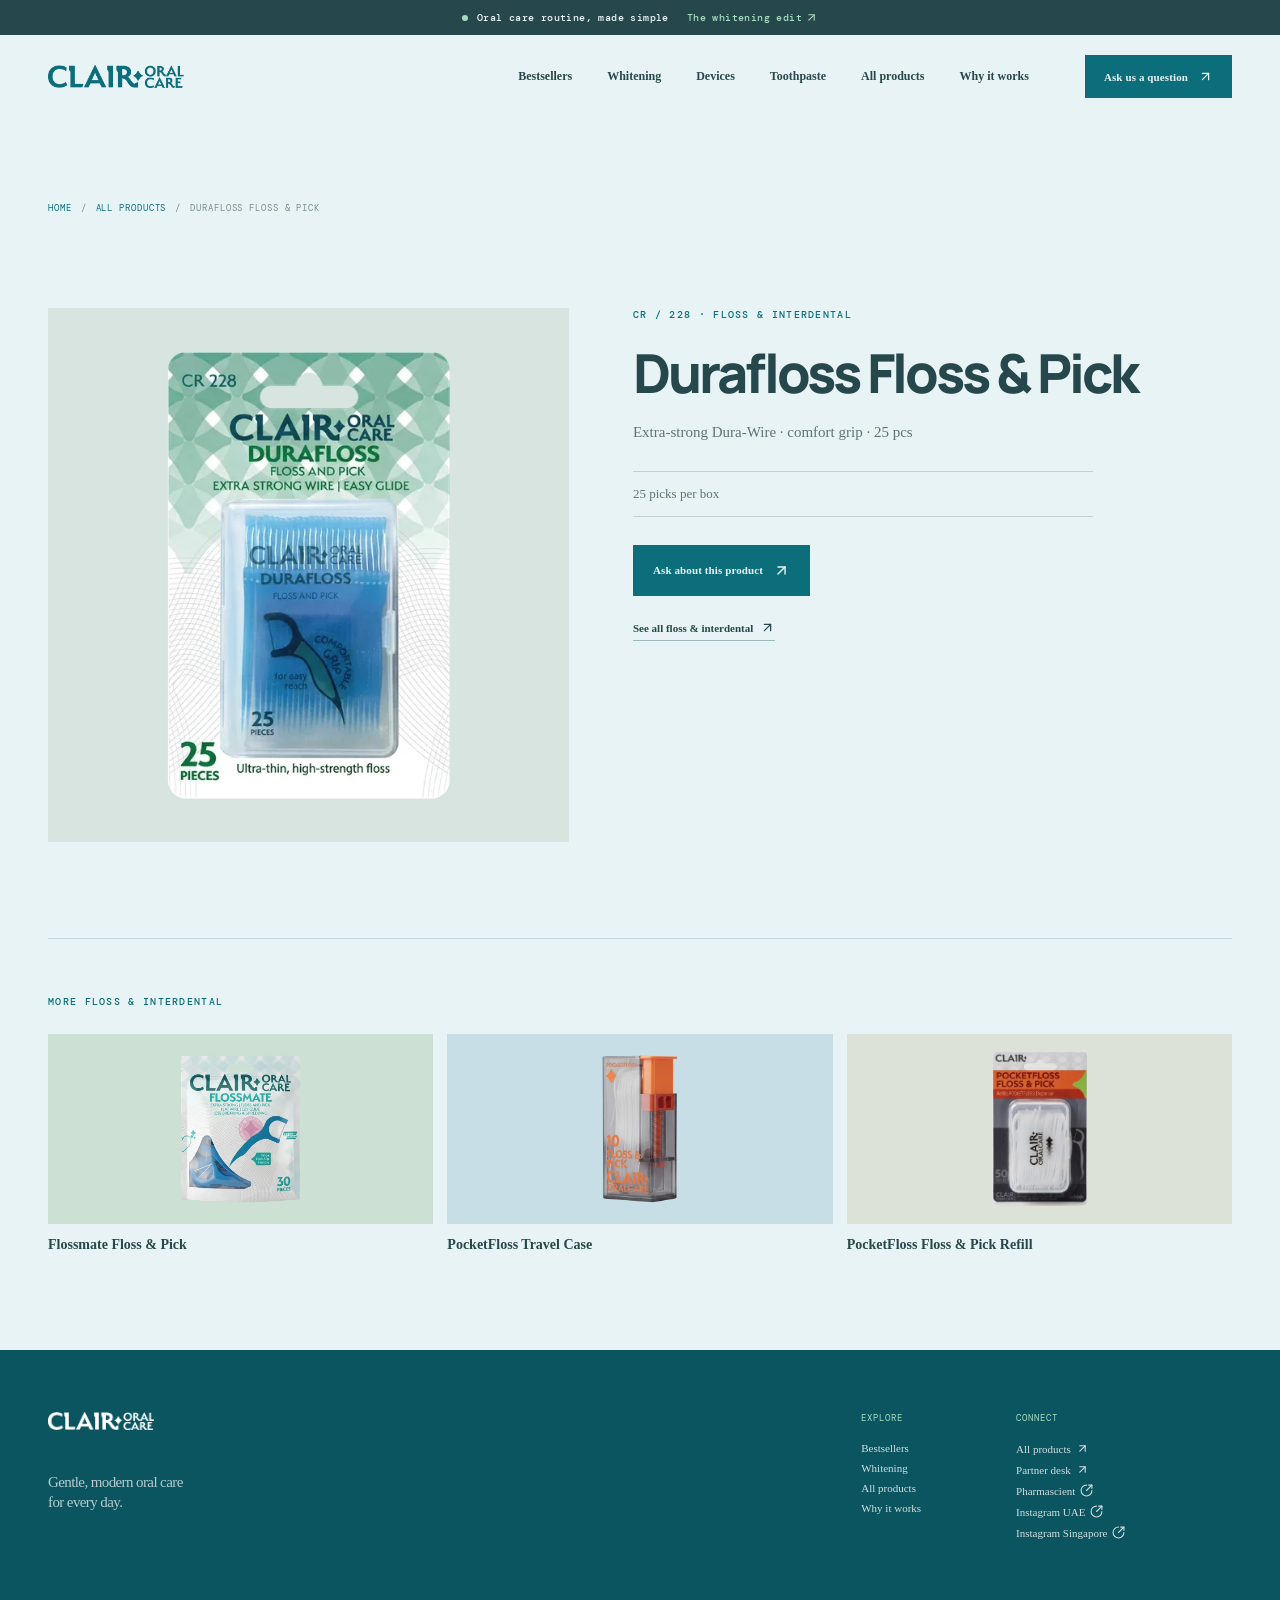
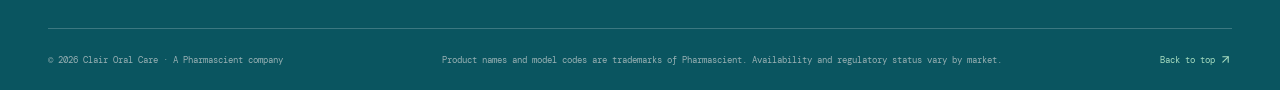
<file: products/durafloss-floss-pick/index.html>
<!DOCTYPE html>
<html lang="en">
<head>
<meta charset="utf-8">
<meta name="viewport" content="width=device-width, initial-scale=1">

<title>Durafloss Floss &amp; Pick CR228 — Clair</title>
<meta name="description" content="Extra-strong Dura-Wire · comfort grip · 25 pcs. 25 picks per box.">
<link rel="canonical" href="https://clairoral.com/products/durafloss-floss-pick/">
<meta name="robots" content="index, follow">

<meta property="og:type" content="product">
<meta property="og:site_name" content="Clair Oral Care">
<meta property="og:url" content="https://clairoral.com/products/durafloss-floss-pick/">
<meta property="og:title" content="Durafloss Floss &amp; Pick — Clair Oral Care">
<meta property="og:description" content="Extra-strong Dura-Wire · comfort grip · 25 pcs. 25 picks per box.">
<meta property="og:image" content="https://clairoral.com/official/cr228-durafloss.webp">
<meta name="twitter:card" content="summary_large_image">
<meta name="twitter:title" content="Durafloss Floss &amp; Pick — Clair Oral Care">
<meta name="twitter:description" content="Extra-strong Dura-Wire · comfort grip · 25 pcs. 25 picks per box.">
<meta name="twitter:image" content="https://clairoral.com/official/cr228-durafloss.webp">

<link rel="icon" type="image/svg+xml" href="/favicon.svg">
<link rel="icon" type="image/png" sizes="32x32" href="/favicon-32.png">
<link rel="apple-touch-icon" href="/apple-touch-icon.png">

<link rel="preconnect" href="https://fonts.googleapis.com">
<link rel="preconnect" href="https://fonts.gstatic.com" crossorigin>
<link rel="stylesheet" href="/style.css?v=54">

<script>document.documentElement.classList.add('js');</script>

<script type="application/ld+json">
{
  "@context": "https://schema.org",
  "@graph": [
    {
      "@type": "Product",
      "name": "Durafloss Floss & Pick",
      "sku": "CR228",
      "description": "Extra-strong Dura-Wire · comfort grip · 25 pcs",
      "image": "https://clairoral.com/official/cr228-durafloss.webp",
      "brand": {
        "@type": "Brand",
        "name": "Clair Oral Care"
      },
      "category": "Floss & interdental",
      "url": "https://clairoral.com/products/durafloss-floss-pick/"
    },
    {
      "@type": "BreadcrumbList",
      "itemListElement": [
        {
          "@type": "ListItem",
          "position": 1,
          "name": "Home",
          "item": "https://clairoral.com/"
        },
        {
          "@type": "ListItem",
          "position": 2,
          "name": "All products",
          "item": "https://clairoral.com/range.html"
        },
        {
          "@type": "ListItem",
          "position": 3,
          "name": "Durafloss Floss & Pick"
        }
      ]
    }
  ]
}
</script>

<!-- Cloudflare Web Analytics (cookie-free) -->
<script type="module" src="https://static.cloudflareinsights.com/beacon.min.js" data-cf-beacon='{"token": "0cd597626e144c0b8d7d5eea46ce97aa"}'></script>
</head>
<body>

<a class="skip-link" href="#product">Skip to the product</a>

<svg width="0" height="0" aria-hidden="true" focusable="false" style="position:absolute">
  <symbol id="i-ur" viewBox="0 0 24 24" fill="none" stroke="currentColor" stroke-width="2" stroke-linecap="round" stroke-linejoin="round"><path d="M7 7h10v10"/><path d="M7 17 17 7"/></symbol>
  <symbol id="i-dr" viewBox="0 0 24 24" fill="none" stroke="currentColor" stroke-width="2" stroke-linecap="round" stroke-linejoin="round"><path d="m7 7 10 10"/><path d="M17 7v10H7"/></symbol>
  <symbol id="i-out" viewBox="0 0 24 24" fill="none" stroke="currentColor" stroke-width="2" stroke-linecap="round" stroke-linejoin="round"><path d="M22 12A10 10 0 1 1 12 2"/><path d="M22 2 12 12"/><path d="M16 2h6v6"/></symbol>
  <symbol id="i-flask" viewBox="0 0 24 24" fill="none" stroke="currentColor" stroke-width="2" stroke-linecap="round" stroke-linejoin="round"><path d="M14 2v6a2 2 0 0 0 .245.96l5.51 10.08A2 2 0 0 1 18 22H6a2 2 0 0 1-1.755-2.96l5.51-10.08A2 2 0 0 0 10 8V2"/><path d="M6.453 15h11.094"/><path d="M8.5 2h7"/></symbol>
  <symbol id="i-menu" viewBox="0 0 24 24" fill="none" stroke="currentColor" stroke-width="2" stroke-linecap="round" stroke-linejoin="round"><path d="M4 5h16"/><path d="M4 12h16"/><path d="M4 19h16"/></symbol>
  <symbol id="i-layers" viewBox="0 0 24 24" fill="none" stroke="currentColor" stroke-width="2" stroke-linecap="round" stroke-linejoin="round"><path d="m12.83 2.18a2 2 0 0 0-1.66 0L2.6 6.08a1 1 0 0 0 0 1.83l8.58 3.91a2 2 0 0 0 1.66 0l8.58-3.9a1 1 0 0 0 0-1.83Z"/><path d="m6.08 9.5-3.5 1.6a1 1 0 0 0 0 1.81l8.6 3.91a2 2 0 0 0 1.65 0l8.58-3.9a1 1 0 0 0 0-1.83l-3.5-1.59"/><path d="m6.08 14.5-3.5 1.6a1 1 0 0 0 0 1.81l8.6 3.91a2 2 0 0 0 1.65 0l8.58-3.9a1 1 0 0 0 0-1.83l-3.5-1.59"/></symbol>
  <symbol id="i-grid" viewBox="0 0 24 24" fill="none" stroke="currentColor" stroke-width="2" stroke-linecap="round" stroke-linejoin="round"><rect width="7" height="7" x="3" y="3" rx="1"/><rect width="7" height="7" x="14" y="3" rx="1"/><rect width="7" height="7" x="14" y="14" rx="1"/><rect width="7" height="7" x="3" y="14" rx="1"/></symbol>
  <symbol id="i-globe" viewBox="0 0 24 24" fill="none" stroke="currentColor" stroke-width="2" stroke-linecap="round" stroke-linejoin="round"><circle cx="12" cy="12" r="10"/><path d="M12 2a14.5 14.5 0 0 0 0 20 14.5 14.5 0 0 0 0-20"/><path d="M2 12h20"/></symbol>
  <symbol id="i-zoom" viewBox="0 0 24 24" fill="none" stroke="currentColor" stroke-width="2" stroke-linecap="round" stroke-linejoin="round"><path d="M15 3h6v6"/><path d="M9 21H3v-6"/><path d="M21 3l-7 7"/><path d="M3 21l7-7"/></symbol>
  <symbol id="i-pin" viewBox="0 0 24 24" fill="none" stroke="currentColor" stroke-width="2" stroke-linecap="round" stroke-linejoin="round"><path d="M20 10c0 6-8 12-8 12s-8-6-8-12a8 8 0 0 1 16 0"/><circle cx="12" cy="10" r="3"/></symbol>
</svg>

<div class="clair-site" id="top">

<div class="announcement">
  <span class="announcement-dot"></span> Oral care routine, made simple
  <a href="/#whitening">The whitening edit <svg width="13" height="13" aria-hidden="true"><use href="#i-ur"/></svg></a>
</div>

<header class="site-header">
  <div class="header-inner">
    <a href="/" class="brand-mark"><img src="/official/logo-oralcare-teal.png" alt="Clair Oral Care" width="136" height="23"></a>
    <nav class="main-nav" aria-label="Main navigation">
      <a href="/#featured">Bestsellers</a>

      <div class="nav-item">
        <a href="/range.html#whitening">Whitening</a>
        <div class="nav-ribbon">
          <ul class="nav-ribbon-list">
            <li><a href="/products/whitening-tooth-serum/">Whitening Tooth Serum</a></li>
            <li><a href="/products/whitening-strips/">Whitening Strips</a></li>
          </ul>
          <a class="nav-ribbon-all" href="/range.html#whitening">See all whitening <svg width="13" height="13" aria-hidden="true"><use href="#i-ur"/></svg></a>
        </div>
      </div>

      <div class="nav-item">
        <a href="/range.html#devices">Devices</a>
        <div class="nav-ribbon">
          <ul class="nav-ribbon-list">
            <li><a href="/products/soniclair-40000-sonic-toothbrush/">SoniClair 40000 Sonic Toothbrush</a></li>
            <li><a href="/products/replacement-brush-heads/">Replacement Brush Heads</a></li>
            <li><a href="/products/cordless-water-flosser/">Cordless Water Flosser</a></li>
          </ul>
          <a class="nav-ribbon-all" href="/range.html#devices">See all devices <svg width="13" height="13" aria-hidden="true"><use href="#i-ur"/></svg></a>
        </div>
      </div>

      <div class="nav-item">
        <a href="/range.html#toothpaste">Toothpaste</a>
        <div class="nav-ribbon">
          <ul class="nav-ribbon-list">
            <li><a href="/products/sensiclair-enamel-care-whitening/">SensiClair Enamel Care + Whitening</a></li>
            <li><a href="/products/sensiclair-f-fluoride/">SensiClair F Fluoride</a></li>
          </ul>
          <a class="nav-ribbon-all" href="/range.html#toothpaste">See all toothpaste <svg width="13" height="13" aria-hidden="true"><use href="#i-ur"/></svg></a>
        </div>
      </div>

      <div class="nav-item nav-item-end">
        <a href="/range.html">All products</a>
        <div class="nav-ribbon">
          <ul class="nav-ribbon-list">
            <li><a href="/range.html#devices">Devices</a></li>
            <li><a href="/range.html#whitening">Whitening</a></li>
            <li><a href="/range.html#toothpaste">Toothpaste</a></li>
            <li><a href="/range.html#brushes">Toothbrushes</a></li>
            <li><a href="/range.html#floss">Floss &amp; interdental</a></li>
            <li><a href="/range.html#tongue">Tongue care</a></li>
            <li><a href="/range.html#ortho">Orthodontic</a></li>
          </ul>
          <a class="nav-ribbon-all" href="/range.html">See the whole range <svg width="13" height="13" aria-hidden="true"><use href="#i-ur"/></svg></a>
        </div>
      </div>

      <a href="/#science">Why it works</a>
      <a class="nav-mobile-cta" data-enquiry="Product question" href="/#contact">Ask us <svg width="13" height="13" aria-hidden="true"><use href="#i-ur"/></svg></a>
    </nav>
    <a class="header-cta" data-enquiry="Product question" href="/#contact">Ask us a question <svg width="15" height="15" aria-hidden="true"><use href="#i-ur"/></svg></a>
    <button class="menu-toggle" type="button" aria-label="Open menu" aria-expanded="false" aria-controls="primary-nav">
      <svg width="24" height="24" aria-hidden="true"><use href="#i-menu"/></svg>
    </button>
  </div>
</header>

<main>

<section class="page-head section-shell">
  <nav class="crumb" aria-label="Breadcrumb">
    <a href="/">Home</a>
    <span aria-hidden="true">/</span>
    <a href="/range.html">All products</a>
    <span aria-hidden="true">/</span>
    <span aria-current="page">Durafloss Floss &amp; Pick</span>
  </nav>
</section>

<section class="product-page section-shell" id="product">
  <figure class="product-figure visual-lemon" data-product="cr228">
    <img class="official-product-image" src="/official/cr228-durafloss.webp" alt="Clair Durafloss floss and pick CR228, 25 pieces" width="300" height="290">
  </figure>

  <div class="product-detail">
    <p class="eyebrow">CR / 228 &middot; Floss & interdental</p>
    <h1>Durafloss Floss &amp; Pick</h1>
    <p class="product-lede">Extra-strong Dura-Wire · comfort grip · 25 pcs</p>
      <ul class="product-specs">
        <li>25 picks per box</li>
      </ul>

    <a class="button button-primary" data-enquiry="Product question" data-enquiry-product="Durafloss Floss &amp; Pick" href="mailto:mail@pharmascient.com?subject=Clair%20enquiry%20%E2%80%94%20Durafloss%20Floss%20&%20Pick">Ask about this product <svg width="17" height="17" aria-hidden="true"><use href="#i-ur"/></svg></a>
    <p class="product-back"><a class="text-link" href="/range.html#floss">See all floss & interdental <svg width="15" height="15" aria-hidden="true"><use href="#i-ur"/></svg></a></p>
  </div>
</section>

<section class="related section-shell">
  <h2 class="related-head">More floss & interdental</h2>
  <div class="related-grid">
      <a class="related-card" href="/products/flossmate-floss-pick/">
        <span class="related-media visual-mint"><img src="/official/cr090-flossmate.webp" alt="" loading="lazy" width="300" height="290"></span>
        <span class="related-name">Flossmate Floss &amp; Pick</span>
      </a>
      <a class="related-card" href="/products/pocketfloss-travel-case/">
        <span class="related-media visual-sky"><img src="/official/cr235-pocketfloss.webp" alt="" loading="lazy" width="300" height="290"></span>
        <span class="related-name">PocketFloss Travel Case</span>
      </a>
      <a class="related-card" href="/products/pocketfloss-floss-pick-refill/">
        <span class="related-media visual-coral"><img src="/official/pocketfloss-refill.webp" alt="" loading="lazy" width="300" height="290"></span>
        <span class="related-name">PocketFloss Floss &amp; Pick Refill</span>
      </a>
  </div>
</section>

</main>

<footer class="site-footer">
  <div class="footer-top section-shell">
    <div>
      <!-- White lockup: the footer sits on deep violet, where the purple mark
           used in the header falls away. -->
      <a href="/" class="brand-mark brand-mark-light"><img src="/official/logo-oralcare-white.png" alt="Clair Oral Care" width="106" height="18" loading="lazy"></a>
      <p class="footer-tagline">Gentle, modern oral care<br>for every day.</p>
    </div>
    <div class="footer-nav">
      <div>
        <p>Explore</p>
        <a href="/#featured">Bestsellers</a>
        <a href="/#whitening">Whitening</a>
        <a href="/range.html">All products</a>
        <a href="/#science">Why it works</a>
      </div>
      <div>
        <p>Connect</p>
        <a href="/range.html">All products <svg width="13" height="13" aria-hidden="true"><use href="#i-ur"/></svg></a>
        <a data-enquiry="Retailer or distributor" href="mailto:mail@pharmascient.com?subject=Clair%20Oral%20Care%20%E2%80%94%20distribution%20enquiry">Partner desk <svg width="13" height="13" aria-hidden="true"><use href="#i-ur"/></svg></a>
        <a href="https://pharmascient.com/" target="_blank" rel="noopener">Pharmascient <svg width="13" height="13" aria-hidden="true"><use href="#i-out"/></svg></a>
        <a href="https://www.instagram.com/clairoral.ae" target="_blank" rel="noopener">Instagram UAE <svg width="13" height="13" aria-hidden="true"><use href="#i-out"/></svg></a>
        <a href="https://www.instagram.com/clairoral.sg" target="_blank" rel="noopener">Instagram Singapore <svg width="13" height="13" aria-hidden="true"><use href="#i-out"/></svg></a>
      </div>
    </div>
  </div>
  <div class="footer-bottom section-shell">
    <span>© 2026 Clair Oral Care · A Pharmascient company</span>
    <span>Product names and model codes are trademarks of Pharmascient. Availability and regulatory status vary by market.</span>
    <a href="/">Back to top <svg width="13" height="13" aria-hidden="true"><use href="#i-ur"/></svg></a>
  </div>
</footer>

</div>

<div class="modal-backdrop" id="enquiry" hidden>
  <div class="enquiry-modal" role="dialog" aria-modal="true" aria-labelledby="enquiry-title">
    <button class="icon-button modal-close" type="button" aria-label="Close">
      <svg width="20" height="20" viewBox="0 0 24 24" fill="none" stroke="currentColor" stroke-width="2" stroke-linecap="round" aria-hidden="true"><path d="M18 6 6 18"/><path d="m6 6 12 12"/></svg>
    </button>

    <div data-enquiry-form>
      <p class="eyebrow">Clair Oral Care</p>
      <h2 id="enquiry-title">Ask us<br><em>anything.</em></h2>
      <p class="modal-copy">Tell us what you are working with and we will point you at the right product. Retailers and distributors, use the same form &mdash; pick the enquiry type below.</p>

      <form class="enquiry-form" novalidate>
        <label>Name
          <input type="text" name="name" autocomplete="name" required>
        </label>
        <label>Email
          <input type="email" name="email" autocomplete="email" required>
        </label>
        <label>Phone
          <input type="tel" name="phone" autocomplete="tel">
        </label>
        <label>Enquiry type
          <select name="topic">
            <option>Product question</option>
            <option>Retailer or distributor</option>
            <option>Something else</option>
          </select>
        </label>
        <label>Your question
          <textarea name="query" rows="3" required></textarea>
        </label>
        <input type="text" name="_gotcha" tabindex="-1" autocomplete="off" aria-hidden="true" hidden>
        <p class="form-error" data-form-error hidden>Please fill in your name, email and question.</p>
        <button class="button button-primary form-submit" type="submit">Send enquiry <svg width="17" height="17" aria-hidden="true"><use href="#i-ur"/></svg></button>
      </form>

      <p class="modal-footnote">We will get back to you shortly.</p>
    </div>

    <div class="success-state" data-enquiry-success hidden>
      <div class="success-mark">
        <svg width="22" height="22" viewBox="0 0 24 24" fill="none" stroke="currentColor" stroke-width="2.5" stroke-linecap="round" stroke-linejoin="round" aria-hidden="true"><path d="M20 6 9 17l-5-5"/></svg>
      </div>
      <p class="eyebrow" data-success-eyebrow>Message sent</p>
      <h2 data-success-title>Thank<br><em>you.</em></h2>
      <p class="modal-copy" data-success-copy>Thank you for your enquiry. We will get back to you shortly at the address you gave.</p>
      <button class="button button-dark" type="button" data-enquiry-close>Close</button>
    </div>
  </div>
</div>

<div class="zoom-backdrop" id="zoom" hidden>
  <button class="icon-button zoom-close" type="button" aria-label="Close">
    <svg width="22" height="22" viewBox="0 0 24 24" fill="none" stroke="currentColor" stroke-width="2" stroke-linecap="round" aria-hidden="true"><path d="M18 6 6 18"/><path d="m6 6 12 12"/></svg>
  </button>
  <figure class="zoom-figure" role="dialog" aria-modal="true" aria-label="Product image">
    <img data-zoom-image alt="">
    <div class="zoom-thumbs" data-zoom-thumbs hidden></div>
    <figcaption data-zoom-caption></figcaption>
  </figure>
</div>

<script src="/script.js?v=54"></script>
</body>
</html>
</file>
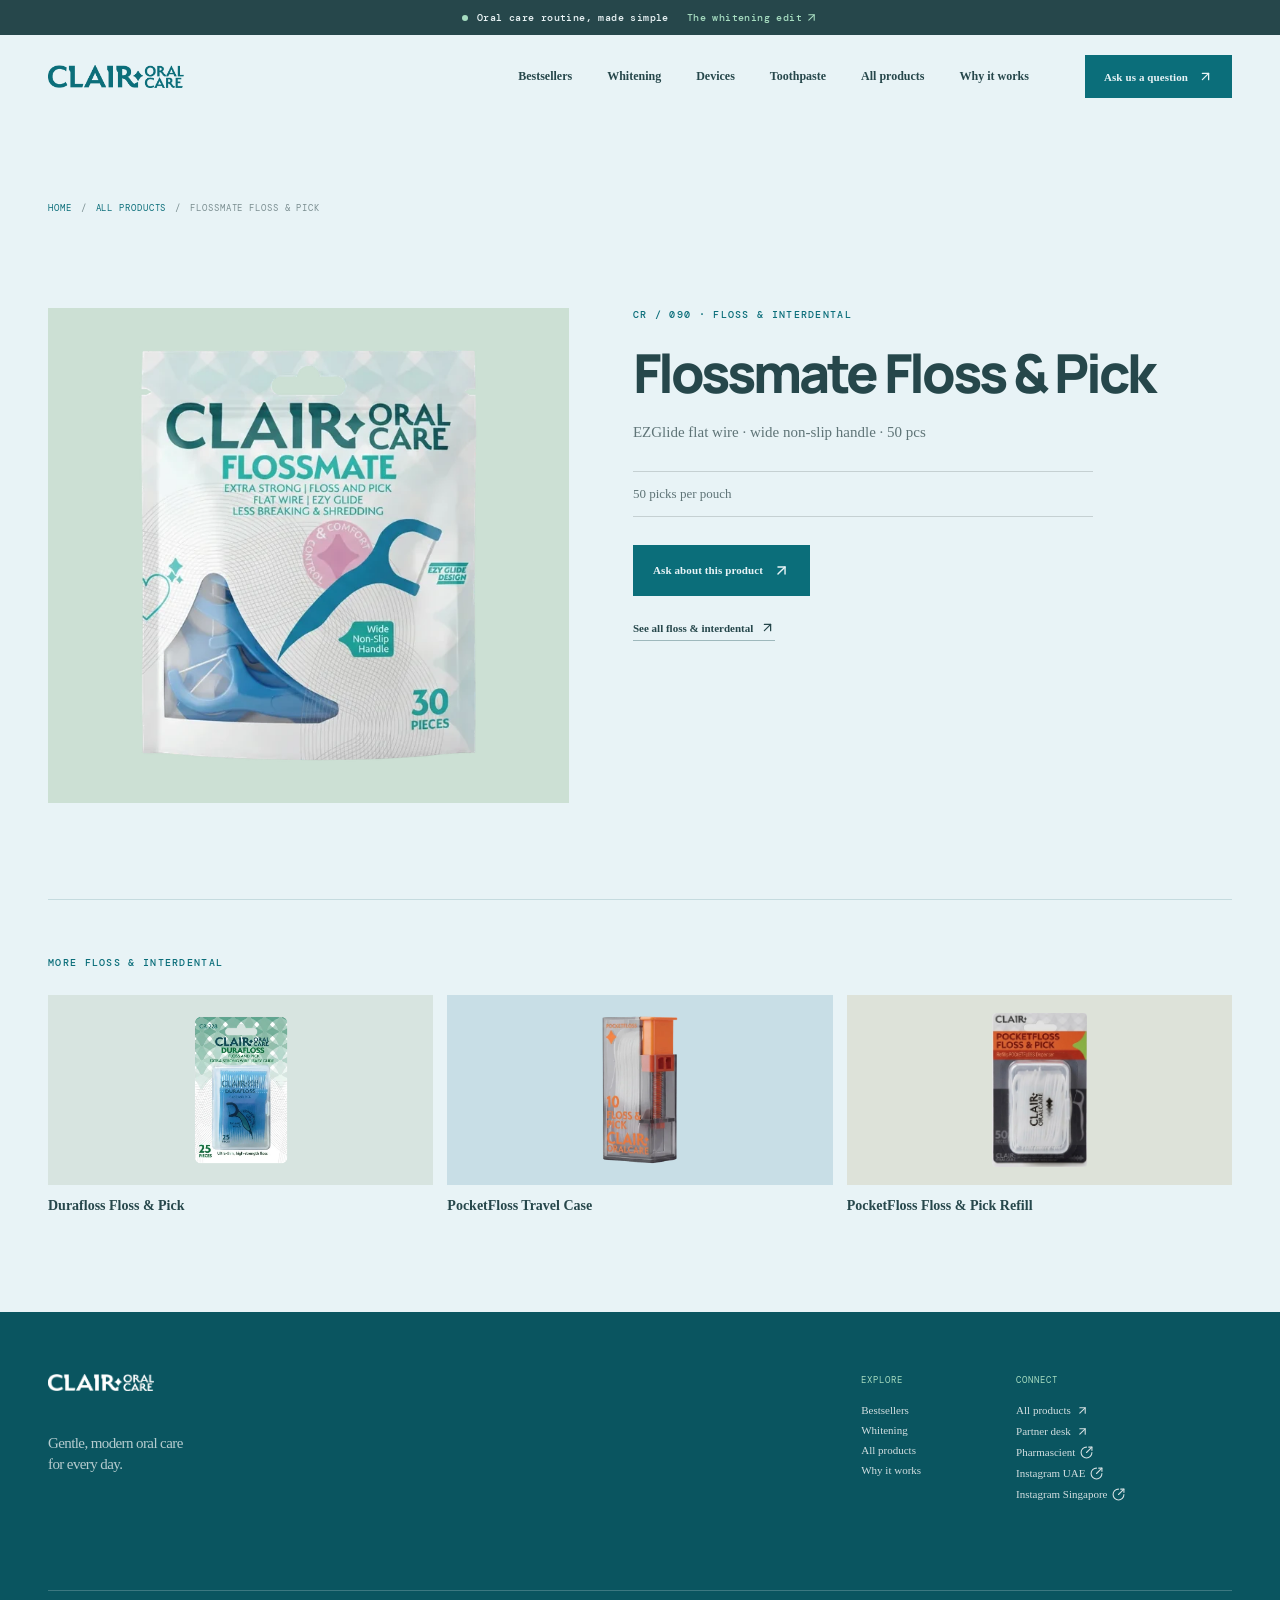
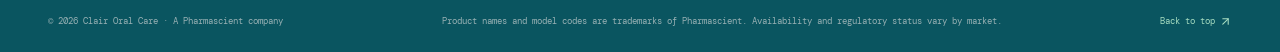
<file: products/flossmate-floss-pick/index.html>
<!DOCTYPE html>
<html lang="en">
<head>
<meta charset="utf-8">
<meta name="viewport" content="width=device-width, initial-scale=1">

<title>Flossmate Floss &amp; Pick CR090 — Clair</title>
<meta name="description" content="EZGlide flat wire · wide non-slip handle · 50 pcs. 50 picks per pouch.">
<link rel="canonical" href="https://clairoral.com/products/flossmate-floss-pick/">
<meta name="robots" content="index, follow">

<meta property="og:type" content="product">
<meta property="og:site_name" content="Clair Oral Care">
<meta property="og:url" content="https://clairoral.com/products/flossmate-floss-pick/">
<meta property="og:title" content="Flossmate Floss &amp; Pick — Clair Oral Care">
<meta property="og:description" content="EZGlide flat wire · wide non-slip handle · 50 pcs. 50 picks per pouch.">
<meta property="og:image" content="https://clairoral.com/official/cr090-flossmate.webp">
<meta name="twitter:card" content="summary_large_image">
<meta name="twitter:title" content="Flossmate Floss &amp; Pick — Clair Oral Care">
<meta name="twitter:description" content="EZGlide flat wire · wide non-slip handle · 50 pcs. 50 picks per pouch.">
<meta name="twitter:image" content="https://clairoral.com/official/cr090-flossmate.webp">

<link rel="icon" type="image/svg+xml" href="/favicon.svg">
<link rel="icon" type="image/png" sizes="32x32" href="/favicon-32.png">
<link rel="apple-touch-icon" href="/apple-touch-icon.png">

<link rel="preconnect" href="https://fonts.googleapis.com">
<link rel="preconnect" href="https://fonts.gstatic.com" crossorigin>
<link rel="stylesheet" href="/style.css?v=54">

<script>document.documentElement.classList.add('js');</script>

<script type="application/ld+json">
{
  "@context": "https://schema.org",
  "@graph": [
    {
      "@type": "Product",
      "name": "Flossmate Floss & Pick",
      "sku": "CR090",
      "description": "EZGlide flat wire · wide non-slip handle · 50 pcs",
      "image": "https://clairoral.com/official/cr090-flossmate.webp",
      "brand": {
        "@type": "Brand",
        "name": "Clair Oral Care"
      },
      "category": "Floss & interdental",
      "url": "https://clairoral.com/products/flossmate-floss-pick/"
    },
    {
      "@type": "BreadcrumbList",
      "itemListElement": [
        {
          "@type": "ListItem",
          "position": 1,
          "name": "Home",
          "item": "https://clairoral.com/"
        },
        {
          "@type": "ListItem",
          "position": 2,
          "name": "All products",
          "item": "https://clairoral.com/range.html"
        },
        {
          "@type": "ListItem",
          "position": 3,
          "name": "Flossmate Floss & Pick"
        }
      ]
    }
  ]
}
</script>

<!-- Cloudflare Web Analytics (cookie-free) -->
<script type="module" src="https://static.cloudflareinsights.com/beacon.min.js" data-cf-beacon='{"token": "0cd597626e144c0b8d7d5eea46ce97aa"}'></script>
</head>
<body>

<a class="skip-link" href="#product">Skip to the product</a>

<svg width="0" height="0" aria-hidden="true" focusable="false" style="position:absolute">
  <symbol id="i-ur" viewBox="0 0 24 24" fill="none" stroke="currentColor" stroke-width="2" stroke-linecap="round" stroke-linejoin="round"><path d="M7 7h10v10"/><path d="M7 17 17 7"/></symbol>
  <symbol id="i-dr" viewBox="0 0 24 24" fill="none" stroke="currentColor" stroke-width="2" stroke-linecap="round" stroke-linejoin="round"><path d="m7 7 10 10"/><path d="M17 7v10H7"/></symbol>
  <symbol id="i-out" viewBox="0 0 24 24" fill="none" stroke="currentColor" stroke-width="2" stroke-linecap="round" stroke-linejoin="round"><path d="M22 12A10 10 0 1 1 12 2"/><path d="M22 2 12 12"/><path d="M16 2h6v6"/></symbol>
  <symbol id="i-flask" viewBox="0 0 24 24" fill="none" stroke="currentColor" stroke-width="2" stroke-linecap="round" stroke-linejoin="round"><path d="M14 2v6a2 2 0 0 0 .245.96l5.51 10.08A2 2 0 0 1 18 22H6a2 2 0 0 1-1.755-2.96l5.51-10.08A2 2 0 0 0 10 8V2"/><path d="M6.453 15h11.094"/><path d="M8.5 2h7"/></symbol>
  <symbol id="i-menu" viewBox="0 0 24 24" fill="none" stroke="currentColor" stroke-width="2" stroke-linecap="round" stroke-linejoin="round"><path d="M4 5h16"/><path d="M4 12h16"/><path d="M4 19h16"/></symbol>
  <symbol id="i-layers" viewBox="0 0 24 24" fill="none" stroke="currentColor" stroke-width="2" stroke-linecap="round" stroke-linejoin="round"><path d="m12.83 2.18a2 2 0 0 0-1.66 0L2.6 6.08a1 1 0 0 0 0 1.83l8.58 3.91a2 2 0 0 0 1.66 0l8.58-3.9a1 1 0 0 0 0-1.83Z"/><path d="m6.08 9.5-3.5 1.6a1 1 0 0 0 0 1.81l8.6 3.91a2 2 0 0 0 1.65 0l8.58-3.9a1 1 0 0 0 0-1.83l-3.5-1.59"/><path d="m6.08 14.5-3.5 1.6a1 1 0 0 0 0 1.81l8.6 3.91a2 2 0 0 0 1.65 0l8.58-3.9a1 1 0 0 0 0-1.83l-3.5-1.59"/></symbol>
  <symbol id="i-grid" viewBox="0 0 24 24" fill="none" stroke="currentColor" stroke-width="2" stroke-linecap="round" stroke-linejoin="round"><rect width="7" height="7" x="3" y="3" rx="1"/><rect width="7" height="7" x="14" y="3" rx="1"/><rect width="7" height="7" x="14" y="14" rx="1"/><rect width="7" height="7" x="3" y="14" rx="1"/></symbol>
  <symbol id="i-globe" viewBox="0 0 24 24" fill="none" stroke="currentColor" stroke-width="2" stroke-linecap="round" stroke-linejoin="round"><circle cx="12" cy="12" r="10"/><path d="M12 2a14.5 14.5 0 0 0 0 20 14.5 14.5 0 0 0 0-20"/><path d="M2 12h20"/></symbol>
  <symbol id="i-zoom" viewBox="0 0 24 24" fill="none" stroke="currentColor" stroke-width="2" stroke-linecap="round" stroke-linejoin="round"><path d="M15 3h6v6"/><path d="M9 21H3v-6"/><path d="M21 3l-7 7"/><path d="M3 21l7-7"/></symbol>
  <symbol id="i-pin" viewBox="0 0 24 24" fill="none" stroke="currentColor" stroke-width="2" stroke-linecap="round" stroke-linejoin="round"><path d="M20 10c0 6-8 12-8 12s-8-6-8-12a8 8 0 0 1 16 0"/><circle cx="12" cy="10" r="3"/></symbol>
</svg>

<div class="clair-site" id="top">

<div class="announcement">
  <span class="announcement-dot"></span> Oral care routine, made simple
  <a href="/#whitening">The whitening edit <svg width="13" height="13" aria-hidden="true"><use href="#i-ur"/></svg></a>
</div>

<header class="site-header">
  <div class="header-inner">
    <a href="/" class="brand-mark"><img src="/official/logo-oralcare-teal.png" alt="Clair Oral Care" width="136" height="23"></a>
    <nav class="main-nav" aria-label="Main navigation">
      <a href="/#featured">Bestsellers</a>

      <div class="nav-item">
        <a href="/range.html#whitening">Whitening</a>
        <div class="nav-ribbon">
          <ul class="nav-ribbon-list">
            <li><a href="/products/whitening-tooth-serum/">Whitening Tooth Serum</a></li>
            <li><a href="/products/whitening-strips/">Whitening Strips</a></li>
          </ul>
          <a class="nav-ribbon-all" href="/range.html#whitening">See all whitening <svg width="13" height="13" aria-hidden="true"><use href="#i-ur"/></svg></a>
        </div>
      </div>

      <div class="nav-item">
        <a href="/range.html#devices">Devices</a>
        <div class="nav-ribbon">
          <ul class="nav-ribbon-list">
            <li><a href="/products/soniclair-40000-sonic-toothbrush/">SoniClair 40000 Sonic Toothbrush</a></li>
            <li><a href="/products/replacement-brush-heads/">Replacement Brush Heads</a></li>
            <li><a href="/products/cordless-water-flosser/">Cordless Water Flosser</a></li>
          </ul>
          <a class="nav-ribbon-all" href="/range.html#devices">See all devices <svg width="13" height="13" aria-hidden="true"><use href="#i-ur"/></svg></a>
        </div>
      </div>

      <div class="nav-item">
        <a href="/range.html#toothpaste">Toothpaste</a>
        <div class="nav-ribbon">
          <ul class="nav-ribbon-list">
            <li><a href="/products/sensiclair-enamel-care-whitening/">SensiClair Enamel Care + Whitening</a></li>
            <li><a href="/products/sensiclair-f-fluoride/">SensiClair F Fluoride</a></li>
          </ul>
          <a class="nav-ribbon-all" href="/range.html#toothpaste">See all toothpaste <svg width="13" height="13" aria-hidden="true"><use href="#i-ur"/></svg></a>
        </div>
      </div>

      <div class="nav-item nav-item-end">
        <a href="/range.html">All products</a>
        <div class="nav-ribbon">
          <ul class="nav-ribbon-list">
            <li><a href="/range.html#devices">Devices</a></li>
            <li><a href="/range.html#whitening">Whitening</a></li>
            <li><a href="/range.html#toothpaste">Toothpaste</a></li>
            <li><a href="/range.html#brushes">Toothbrushes</a></li>
            <li><a href="/range.html#floss">Floss &amp; interdental</a></li>
            <li><a href="/range.html#tongue">Tongue care</a></li>
            <li><a href="/range.html#ortho">Orthodontic</a></li>
          </ul>
          <a class="nav-ribbon-all" href="/range.html">See the whole range <svg width="13" height="13" aria-hidden="true"><use href="#i-ur"/></svg></a>
        </div>
      </div>

      <a href="/#science">Why it works</a>
      <a class="nav-mobile-cta" data-enquiry="Product question" href="/#contact">Ask us <svg width="13" height="13" aria-hidden="true"><use href="#i-ur"/></svg></a>
    </nav>
    <a class="header-cta" data-enquiry="Product question" href="/#contact">Ask us a question <svg width="15" height="15" aria-hidden="true"><use href="#i-ur"/></svg></a>
    <button class="menu-toggle" type="button" aria-label="Open menu" aria-expanded="false" aria-controls="primary-nav">
      <svg width="24" height="24" aria-hidden="true"><use href="#i-menu"/></svg>
    </button>
  </div>
</header>

<main>

<section class="page-head section-shell">
  <nav class="crumb" aria-label="Breadcrumb">
    <a href="/">Home</a>
    <span aria-hidden="true">/</span>
    <a href="/range.html">All products</a>
    <span aria-hidden="true">/</span>
    <span aria-current="page">Flossmate Floss &amp; Pick</span>
  </nav>
</section>

<section class="product-page section-shell" id="product">
  <figure class="product-figure visual-mint" data-product="cr090">
    <img class="official-product-image" src="/official/cr090-flossmate.webp" alt="Clair Flossmate floss and pick CR090, 50 pieces" width="300" height="290">
  </figure>

  <div class="product-detail">
    <p class="eyebrow">CR / 090 &middot; Floss & interdental</p>
    <h1>Flossmate Floss &amp; Pick</h1>
    <p class="product-lede">EZGlide flat wire · wide non-slip handle · 50 pcs</p>
      <ul class="product-specs">
        <li>50 picks per pouch</li>
      </ul>

    <a class="button button-primary" data-enquiry="Product question" data-enquiry-product="Flossmate Floss &amp; Pick" href="mailto:mail@pharmascient.com?subject=Clair%20enquiry%20%E2%80%94%20Flossmate%20Floss%20&%20Pick">Ask about this product <svg width="17" height="17" aria-hidden="true"><use href="#i-ur"/></svg></a>
    <p class="product-back"><a class="text-link" href="/range.html#floss">See all floss & interdental <svg width="15" height="15" aria-hidden="true"><use href="#i-ur"/></svg></a></p>
  </div>
</section>

<section class="related section-shell">
  <h2 class="related-head">More floss & interdental</h2>
  <div class="related-grid">
      <a class="related-card" href="/products/durafloss-floss-pick/">
        <span class="related-media visual-lemon"><img src="/official/cr228-durafloss.webp" alt="" loading="lazy" width="300" height="290"></span>
        <span class="related-name">Durafloss Floss &amp; Pick</span>
      </a>
      <a class="related-card" href="/products/pocketfloss-travel-case/">
        <span class="related-media visual-sky"><img src="/official/cr235-pocketfloss.webp" alt="" loading="lazy" width="300" height="290"></span>
        <span class="related-name">PocketFloss Travel Case</span>
      </a>
      <a class="related-card" href="/products/pocketfloss-floss-pick-refill/">
        <span class="related-media visual-coral"><img src="/official/pocketfloss-refill.webp" alt="" loading="lazy" width="300" height="290"></span>
        <span class="related-name">PocketFloss Floss &amp; Pick Refill</span>
      </a>
  </div>
</section>

</main>

<footer class="site-footer">
  <div class="footer-top section-shell">
    <div>
      <!-- White lockup: the footer sits on deep violet, where the purple mark
           used in the header falls away. -->
      <a href="/" class="brand-mark brand-mark-light"><img src="/official/logo-oralcare-white.png" alt="Clair Oral Care" width="106" height="18" loading="lazy"></a>
      <p class="footer-tagline">Gentle, modern oral care<br>for every day.</p>
    </div>
    <div class="footer-nav">
      <div>
        <p>Explore</p>
        <a href="/#featured">Bestsellers</a>
        <a href="/#whitening">Whitening</a>
        <a href="/range.html">All products</a>
        <a href="/#science">Why it works</a>
      </div>
      <div>
        <p>Connect</p>
        <a href="/range.html">All products <svg width="13" height="13" aria-hidden="true"><use href="#i-ur"/></svg></a>
        <a data-enquiry="Retailer or distributor" href="mailto:mail@pharmascient.com?subject=Clair%20Oral%20Care%20%E2%80%94%20distribution%20enquiry">Partner desk <svg width="13" height="13" aria-hidden="true"><use href="#i-ur"/></svg></a>
        <a href="https://pharmascient.com/" target="_blank" rel="noopener">Pharmascient <svg width="13" height="13" aria-hidden="true"><use href="#i-out"/></svg></a>
        <a href="https://www.instagram.com/clairoral.ae" target="_blank" rel="noopener">Instagram UAE <svg width="13" height="13" aria-hidden="true"><use href="#i-out"/></svg></a>
        <a href="https://www.instagram.com/clairoral.sg" target="_blank" rel="noopener">Instagram Singapore <svg width="13" height="13" aria-hidden="true"><use href="#i-out"/></svg></a>
      </div>
    </div>
  </div>
  <div class="footer-bottom section-shell">
    <span>© 2026 Clair Oral Care · A Pharmascient company</span>
    <span>Product names and model codes are trademarks of Pharmascient. Availability and regulatory status vary by market.</span>
    <a href="/">Back to top <svg width="13" height="13" aria-hidden="true"><use href="#i-ur"/></svg></a>
  </div>
</footer>

</div>

<div class="modal-backdrop" id="enquiry" hidden>
  <div class="enquiry-modal" role="dialog" aria-modal="true" aria-labelledby="enquiry-title">
    <button class="icon-button modal-close" type="button" aria-label="Close">
      <svg width="20" height="20" viewBox="0 0 24 24" fill="none" stroke="currentColor" stroke-width="2" stroke-linecap="round" aria-hidden="true"><path d="M18 6 6 18"/><path d="m6 6 12 12"/></svg>
    </button>

    <div data-enquiry-form>
      <p class="eyebrow">Clair Oral Care</p>
      <h2 id="enquiry-title">Ask us<br><em>anything.</em></h2>
      <p class="modal-copy">Tell us what you are working with and we will point you at the right product. Retailers and distributors, use the same form &mdash; pick the enquiry type below.</p>

      <form class="enquiry-form" novalidate>
        <label>Name
          <input type="text" name="name" autocomplete="name" required>
        </label>
        <label>Email
          <input type="email" name="email" autocomplete="email" required>
        </label>
        <label>Phone
          <input type="tel" name="phone" autocomplete="tel">
        </label>
        <label>Enquiry type
          <select name="topic">
            <option>Product question</option>
            <option>Retailer or distributor</option>
            <option>Something else</option>
          </select>
        </label>
        <label>Your question
          <textarea name="query" rows="3" required></textarea>
        </label>
        <input type="text" name="_gotcha" tabindex="-1" autocomplete="off" aria-hidden="true" hidden>
        <p class="form-error" data-form-error hidden>Please fill in your name, email and question.</p>
        <button class="button button-primary form-submit" type="submit">Send enquiry <svg width="17" height="17" aria-hidden="true"><use href="#i-ur"/></svg></button>
      </form>

      <p class="modal-footnote">We will get back to you shortly.</p>
    </div>

    <div class="success-state" data-enquiry-success hidden>
      <div class="success-mark">
        <svg width="22" height="22" viewBox="0 0 24 24" fill="none" stroke="currentColor" stroke-width="2.5" stroke-linecap="round" stroke-linejoin="round" aria-hidden="true"><path d="M20 6 9 17l-5-5"/></svg>
      </div>
      <p class="eyebrow" data-success-eyebrow>Message sent</p>
      <h2 data-success-title>Thank<br><em>you.</em></h2>
      <p class="modal-copy" data-success-copy>Thank you for your enquiry. We will get back to you shortly at the address you gave.</p>
      <button class="button button-dark" type="button" data-enquiry-close>Close</button>
    </div>
  </div>
</div>

<div class="zoom-backdrop" id="zoom" hidden>
  <button class="icon-button zoom-close" type="button" aria-label="Close">
    <svg width="22" height="22" viewBox="0 0 24 24" fill="none" stroke="currentColor" stroke-width="2" stroke-linecap="round" aria-hidden="true"><path d="M18 6 6 18"/><path d="m6 6 12 12"/></svg>
  </button>
  <figure class="zoom-figure" role="dialog" aria-modal="true" aria-label="Product image">
    <img data-zoom-image alt="">
    <div class="zoom-thumbs" data-zoom-thumbs hidden></div>
    <figcaption data-zoom-caption></figcaption>
  </figure>
</div>

<script src="/script.js?v=54"></script>
</body>
</html>
</file>
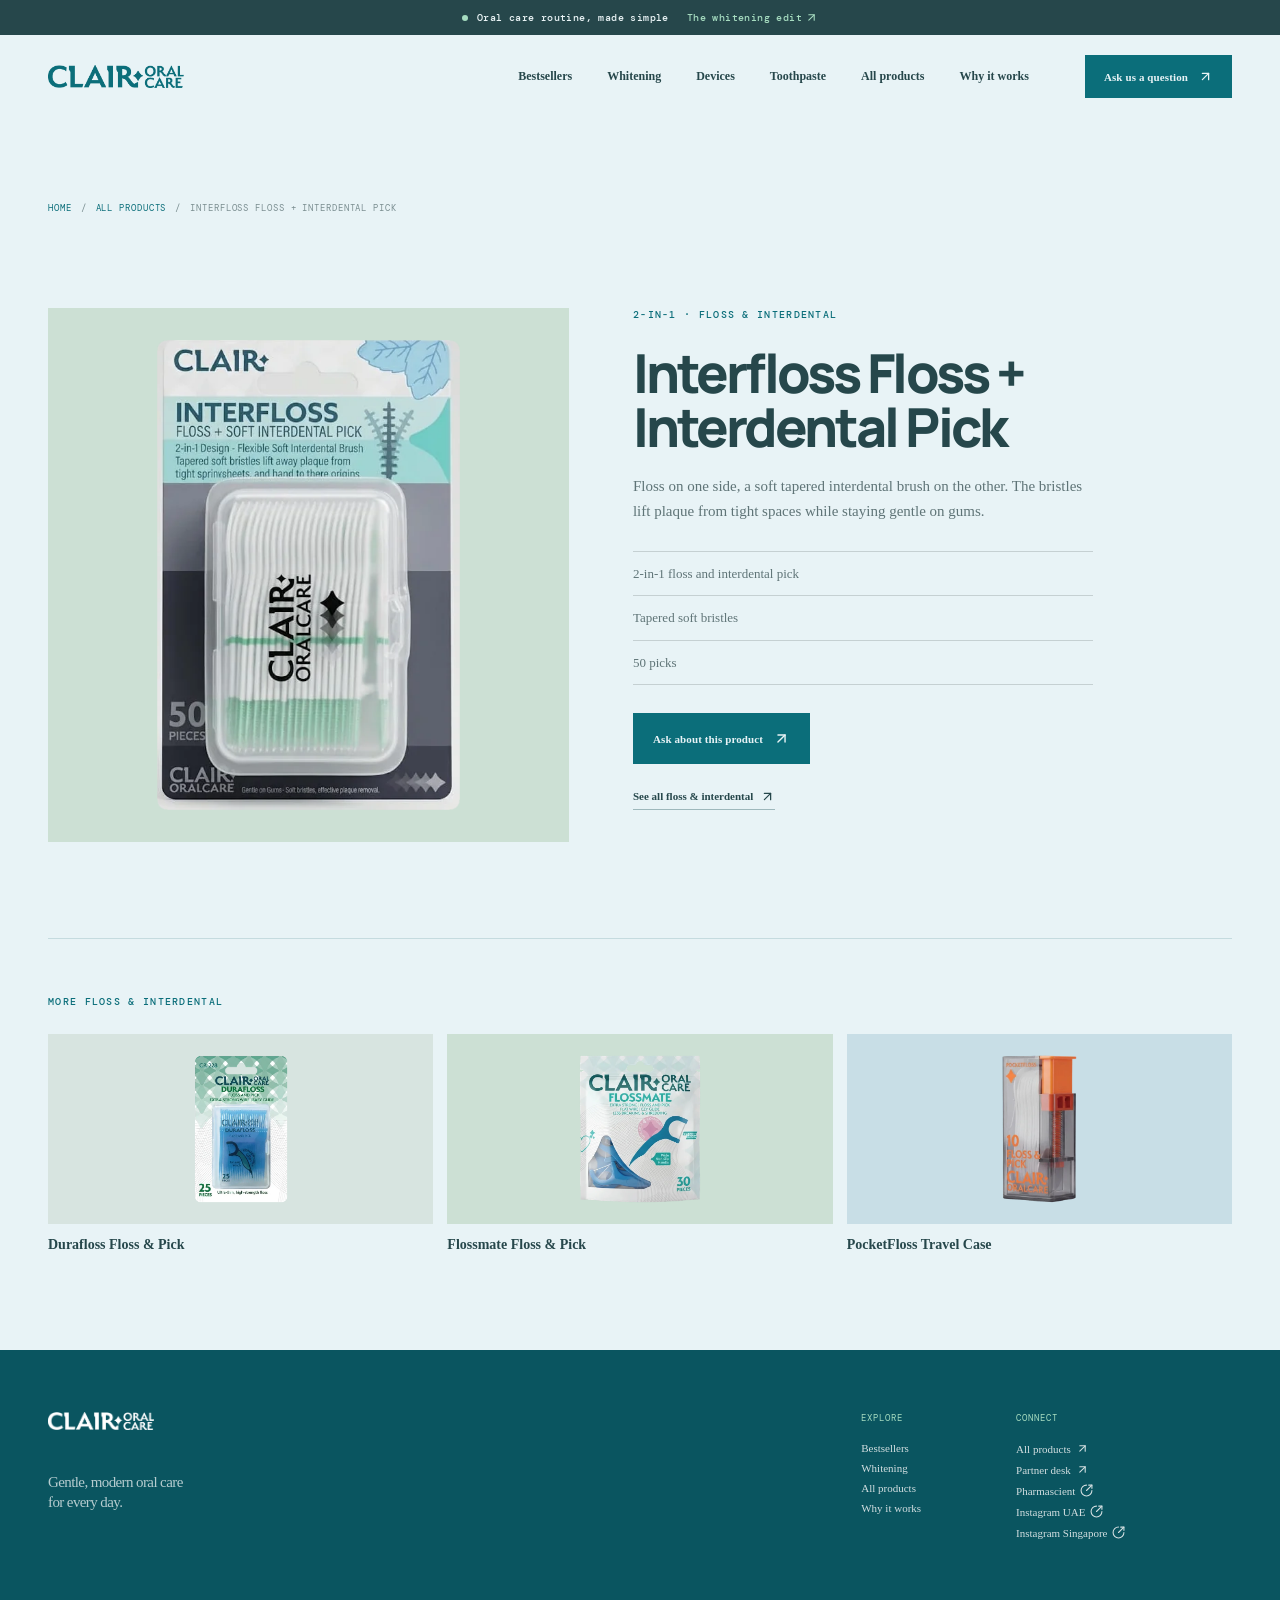
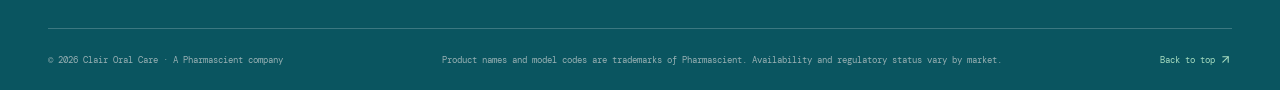
<file: products/interfloss-floss-interdental-pick/index.html>
<!DOCTYPE html>
<html lang="en">
<head>
<meta charset="utf-8">
<meta name="viewport" content="width=device-width, initial-scale=1">

<title>Interfloss Floss + Interdental Pick — Clair</title>
<meta name="description" content="Floss on one side, a soft tapered interdental brush on the other. The bristles lift plaque from tight spaces while staying gentle on gums.">
<link rel="canonical" href="https://clairoral.com/products/interfloss-floss-interdental-pick/">
<meta name="robots" content="index, follow">

<meta property="og:type" content="product">
<meta property="og:site_name" content="Clair Oral Care">
<meta property="og:url" content="https://clairoral.com/products/interfloss-floss-interdental-pick/">
<meta property="og:title" content="Interfloss Floss + Interdental Pick — Clair Oral Care">
<meta property="og:description" content="Floss on one side, a soft tapered interdental brush on the other. The bristles lift plaque from tight spaces while staying gentle on gums.">
<meta property="og:image" content="https://clairoral.com/official/interfloss.webp">
<meta name="twitter:card" content="summary_large_image">
<meta name="twitter:title" content="Interfloss Floss + Interdental Pick — Clair Oral Care">
<meta name="twitter:description" content="Floss on one side, a soft tapered interdental brush on the other. The bristles lift plaque from tight spaces while staying gentle on gums.">
<meta name="twitter:image" content="https://clairoral.com/official/interfloss.webp">

<link rel="icon" type="image/svg+xml" href="/favicon.svg">
<link rel="icon" type="image/png" sizes="32x32" href="/favicon-32.png">
<link rel="apple-touch-icon" href="/apple-touch-icon.png">

<link rel="preconnect" href="https://fonts.googleapis.com">
<link rel="preconnect" href="https://fonts.gstatic.com" crossorigin>
<link rel="stylesheet" href="/style.css?v=54">

<script>document.documentElement.classList.add('js');</script>

<script type="application/ld+json">
{
  "@context": "https://schema.org",
  "@graph": [
    {
      "@type": "Product",
      "name": "Interfloss Floss + Interdental Pick",
      "description": "Floss on one side, a soft tapered interdental brush on the other. The bristles lift plaque from tight spaces while staying gentle on gums.",
      "image": "https://clairoral.com/official/interfloss.webp",
      "brand": {
        "@type": "Brand",
        "name": "Clair Oral Care"
      },
      "category": "Floss & interdental",
      "url": "https://clairoral.com/products/interfloss-floss-interdental-pick/"
    },
    {
      "@type": "BreadcrumbList",
      "itemListElement": [
        {
          "@type": "ListItem",
          "position": 1,
          "name": "Home",
          "item": "https://clairoral.com/"
        },
        {
          "@type": "ListItem",
          "position": 2,
          "name": "All products",
          "item": "https://clairoral.com/range.html"
        },
        {
          "@type": "ListItem",
          "position": 3,
          "name": "Interfloss Floss + Interdental Pick"
        }
      ]
    }
  ]
}
</script>

<!-- Cloudflare Web Analytics (cookie-free) -->
<script type="module" src="https://static.cloudflareinsights.com/beacon.min.js" data-cf-beacon='{"token": "0cd597626e144c0b8d7d5eea46ce97aa"}'></script>
</head>
<body>

<a class="skip-link" href="#product">Skip to the product</a>

<svg width="0" height="0" aria-hidden="true" focusable="false" style="position:absolute">
  <symbol id="i-ur" viewBox="0 0 24 24" fill="none" stroke="currentColor" stroke-width="2" stroke-linecap="round" stroke-linejoin="round"><path d="M7 7h10v10"/><path d="M7 17 17 7"/></symbol>
  <symbol id="i-dr" viewBox="0 0 24 24" fill="none" stroke="currentColor" stroke-width="2" stroke-linecap="round" stroke-linejoin="round"><path d="m7 7 10 10"/><path d="M17 7v10H7"/></symbol>
  <symbol id="i-out" viewBox="0 0 24 24" fill="none" stroke="currentColor" stroke-width="2" stroke-linecap="round" stroke-linejoin="round"><path d="M22 12A10 10 0 1 1 12 2"/><path d="M22 2 12 12"/><path d="M16 2h6v6"/></symbol>
  <symbol id="i-flask" viewBox="0 0 24 24" fill="none" stroke="currentColor" stroke-width="2" stroke-linecap="round" stroke-linejoin="round"><path d="M14 2v6a2 2 0 0 0 .245.96l5.51 10.08A2 2 0 0 1 18 22H6a2 2 0 0 1-1.755-2.96l5.51-10.08A2 2 0 0 0 10 8V2"/><path d="M6.453 15h11.094"/><path d="M8.5 2h7"/></symbol>
  <symbol id="i-menu" viewBox="0 0 24 24" fill="none" stroke="currentColor" stroke-width="2" stroke-linecap="round" stroke-linejoin="round"><path d="M4 5h16"/><path d="M4 12h16"/><path d="M4 19h16"/></symbol>
  <symbol id="i-layers" viewBox="0 0 24 24" fill="none" stroke="currentColor" stroke-width="2" stroke-linecap="round" stroke-linejoin="round"><path d="m12.83 2.18a2 2 0 0 0-1.66 0L2.6 6.08a1 1 0 0 0 0 1.83l8.58 3.91a2 2 0 0 0 1.66 0l8.58-3.9a1 1 0 0 0 0-1.83Z"/><path d="m6.08 9.5-3.5 1.6a1 1 0 0 0 0 1.81l8.6 3.91a2 2 0 0 0 1.65 0l8.58-3.9a1 1 0 0 0 0-1.83l-3.5-1.59"/><path d="m6.08 14.5-3.5 1.6a1 1 0 0 0 0 1.81l8.6 3.91a2 2 0 0 0 1.65 0l8.58-3.9a1 1 0 0 0 0-1.83l-3.5-1.59"/></symbol>
  <symbol id="i-grid" viewBox="0 0 24 24" fill="none" stroke="currentColor" stroke-width="2" stroke-linecap="round" stroke-linejoin="round"><rect width="7" height="7" x="3" y="3" rx="1"/><rect width="7" height="7" x="14" y="3" rx="1"/><rect width="7" height="7" x="14" y="14" rx="1"/><rect width="7" height="7" x="3" y="14" rx="1"/></symbol>
  <symbol id="i-globe" viewBox="0 0 24 24" fill="none" stroke="currentColor" stroke-width="2" stroke-linecap="round" stroke-linejoin="round"><circle cx="12" cy="12" r="10"/><path d="M12 2a14.5 14.5 0 0 0 0 20 14.5 14.5 0 0 0 0-20"/><path d="M2 12h20"/></symbol>
  <symbol id="i-zoom" viewBox="0 0 24 24" fill="none" stroke="currentColor" stroke-width="2" stroke-linecap="round" stroke-linejoin="round"><path d="M15 3h6v6"/><path d="M9 21H3v-6"/><path d="M21 3l-7 7"/><path d="M3 21l7-7"/></symbol>
  <symbol id="i-pin" viewBox="0 0 24 24" fill="none" stroke="currentColor" stroke-width="2" stroke-linecap="round" stroke-linejoin="round"><path d="M20 10c0 6-8 12-8 12s-8-6-8-12a8 8 0 0 1 16 0"/><circle cx="12" cy="10" r="3"/></symbol>
</svg>

<div class="clair-site" id="top">

<div class="announcement">
  <span class="announcement-dot"></span> Oral care routine, made simple
  <a href="/#whitening">The whitening edit <svg width="13" height="13" aria-hidden="true"><use href="#i-ur"/></svg></a>
</div>

<header class="site-header">
  <div class="header-inner">
    <a href="/" class="brand-mark"><img src="/official/logo-oralcare-teal.png" alt="Clair Oral Care" width="136" height="23"></a>
    <nav class="main-nav" aria-label="Main navigation">
      <a href="/#featured">Bestsellers</a>

      <div class="nav-item">
        <a href="/range.html#whitening">Whitening</a>
        <div class="nav-ribbon">
          <ul class="nav-ribbon-list">
            <li><a href="/products/whitening-tooth-serum/">Whitening Tooth Serum</a></li>
            <li><a href="/products/whitening-strips/">Whitening Strips</a></li>
          </ul>
          <a class="nav-ribbon-all" href="/range.html#whitening">See all whitening <svg width="13" height="13" aria-hidden="true"><use href="#i-ur"/></svg></a>
        </div>
      </div>

      <div class="nav-item">
        <a href="/range.html#devices">Devices</a>
        <div class="nav-ribbon">
          <ul class="nav-ribbon-list">
            <li><a href="/products/soniclair-40000-sonic-toothbrush/">SoniClair 40000 Sonic Toothbrush</a></li>
            <li><a href="/products/replacement-brush-heads/">Replacement Brush Heads</a></li>
            <li><a href="/products/cordless-water-flosser/">Cordless Water Flosser</a></li>
          </ul>
          <a class="nav-ribbon-all" href="/range.html#devices">See all devices <svg width="13" height="13" aria-hidden="true"><use href="#i-ur"/></svg></a>
        </div>
      </div>

      <div class="nav-item">
        <a href="/range.html#toothpaste">Toothpaste</a>
        <div class="nav-ribbon">
          <ul class="nav-ribbon-list">
            <li><a href="/products/sensiclair-enamel-care-whitening/">SensiClair Enamel Care + Whitening</a></li>
            <li><a href="/products/sensiclair-f-fluoride/">SensiClair F Fluoride</a></li>
          </ul>
          <a class="nav-ribbon-all" href="/range.html#toothpaste">See all toothpaste <svg width="13" height="13" aria-hidden="true"><use href="#i-ur"/></svg></a>
        </div>
      </div>

      <div class="nav-item nav-item-end">
        <a href="/range.html">All products</a>
        <div class="nav-ribbon">
          <ul class="nav-ribbon-list">
            <li><a href="/range.html#devices">Devices</a></li>
            <li><a href="/range.html#whitening">Whitening</a></li>
            <li><a href="/range.html#toothpaste">Toothpaste</a></li>
            <li><a href="/range.html#brushes">Toothbrushes</a></li>
            <li><a href="/range.html#floss">Floss &amp; interdental</a></li>
            <li><a href="/range.html#tongue">Tongue care</a></li>
            <li><a href="/range.html#ortho">Orthodontic</a></li>
          </ul>
          <a class="nav-ribbon-all" href="/range.html">See the whole range <svg width="13" height="13" aria-hidden="true"><use href="#i-ur"/></svg></a>
        </div>
      </div>

      <a href="/#science">Why it works</a>
      <a class="nav-mobile-cta" data-enquiry="Product question" href="/#contact">Ask us <svg width="13" height="13" aria-hidden="true"><use href="#i-ur"/></svg></a>
    </nav>
    <a class="header-cta" data-enquiry="Product question" href="/#contact">Ask us a question <svg width="15" height="15" aria-hidden="true"><use href="#i-ur"/></svg></a>
    <button class="menu-toggle" type="button" aria-label="Open menu" aria-expanded="false" aria-controls="primary-nav">
      <svg width="24" height="24" aria-hidden="true"><use href="#i-menu"/></svg>
    </button>
  </div>
</header>

<main>

<section class="page-head section-shell">
  <nav class="crumb" aria-label="Breadcrumb">
    <a href="/">Home</a>
    <span aria-hidden="true">/</span>
    <a href="/range.html">All products</a>
    <span aria-hidden="true">/</span>
    <span aria-current="page">Interfloss Floss + Interdental Pick</span>
  </nav>
</section>

<section class="product-page section-shell" id="product">
  <figure class="product-figure visual-mint" data-product="interfloss">
    <img class="official-product-image" src="/official/interfloss.webp" alt="Clair Interfloss floss and soft interdental pick, 50 pieces in a clear case" width="300" height="290">
  </figure>

  <div class="product-detail">
    <p class="eyebrow">2-in-1 &middot; Floss & interdental</p>
    <h1>Interfloss Floss + Interdental Pick</h1>
    <p class="product-lede">Floss on one side, a soft tapered interdental brush on the other. The bristles lift plaque from tight spaces while staying gentle on gums.</p>
      <ul class="product-specs">
        <li>2-in-1 floss and interdental pick</li>
        <li>Tapered soft bristles</li>
        <li>50 picks</li>
      </ul>

    <a class="button button-primary" data-enquiry="Product question" data-enquiry-product="Interfloss Floss + Interdental Pick" href="mailto:mail@pharmascient.com?subject=Clair%20enquiry%20%E2%80%94%20Interfloss%20Floss%20%2B%20Interdental%20Pick">Ask about this product <svg width="17" height="17" aria-hidden="true"><use href="#i-ur"/></svg></a>
    <p class="product-back"><a class="text-link" href="/range.html#floss">See all floss & interdental <svg width="15" height="15" aria-hidden="true"><use href="#i-ur"/></svg></a></p>
  </div>
</section>

<section class="related section-shell">
  <h2 class="related-head">More floss & interdental</h2>
  <div class="related-grid">
      <a class="related-card" href="/products/durafloss-floss-pick/">
        <span class="related-media visual-lemon"><img src="/official/cr228-durafloss.webp" alt="" loading="lazy" width="300" height="290"></span>
        <span class="related-name">Durafloss Floss &amp; Pick</span>
      </a>
      <a class="related-card" href="/products/flossmate-floss-pick/">
        <span class="related-media visual-mint"><img src="/official/cr090-flossmate.webp" alt="" loading="lazy" width="300" height="290"></span>
        <span class="related-name">Flossmate Floss &amp; Pick</span>
      </a>
      <a class="related-card" href="/products/pocketfloss-travel-case/">
        <span class="related-media visual-sky"><img src="/official/cr235-pocketfloss.webp" alt="" loading="lazy" width="300" height="290"></span>
        <span class="related-name">PocketFloss Travel Case</span>
      </a>
  </div>
</section>

</main>

<footer class="site-footer">
  <div class="footer-top section-shell">
    <div>
      <!-- White lockup: the footer sits on deep violet, where the purple mark
           used in the header falls away. -->
      <a href="/" class="brand-mark brand-mark-light"><img src="/official/logo-oralcare-white.png" alt="Clair Oral Care" width="106" height="18" loading="lazy"></a>
      <p class="footer-tagline">Gentle, modern oral care<br>for every day.</p>
    </div>
    <div class="footer-nav">
      <div>
        <p>Explore</p>
        <a href="/#featured">Bestsellers</a>
        <a href="/#whitening">Whitening</a>
        <a href="/range.html">All products</a>
        <a href="/#science">Why it works</a>
      </div>
      <div>
        <p>Connect</p>
        <a href="/range.html">All products <svg width="13" height="13" aria-hidden="true"><use href="#i-ur"/></svg></a>
        <a data-enquiry="Retailer or distributor" href="mailto:mail@pharmascient.com?subject=Clair%20Oral%20Care%20%E2%80%94%20distribution%20enquiry">Partner desk <svg width="13" height="13" aria-hidden="true"><use href="#i-ur"/></svg></a>
        <a href="https://pharmascient.com/" target="_blank" rel="noopener">Pharmascient <svg width="13" height="13" aria-hidden="true"><use href="#i-out"/></svg></a>
        <a href="https://www.instagram.com/clairoral.ae" target="_blank" rel="noopener">Instagram UAE <svg width="13" height="13" aria-hidden="true"><use href="#i-out"/></svg></a>
        <a href="https://www.instagram.com/clairoral.sg" target="_blank" rel="noopener">Instagram Singapore <svg width="13" height="13" aria-hidden="true"><use href="#i-out"/></svg></a>
      </div>
    </div>
  </div>
  <div class="footer-bottom section-shell">
    <span>© 2026 Clair Oral Care · A Pharmascient company</span>
    <span>Product names and model codes are trademarks of Pharmascient. Availability and regulatory status vary by market.</span>
    <a href="/">Back to top <svg width="13" height="13" aria-hidden="true"><use href="#i-ur"/></svg></a>
  </div>
</footer>

</div>

<div class="modal-backdrop" id="enquiry" hidden>
  <div class="enquiry-modal" role="dialog" aria-modal="true" aria-labelledby="enquiry-title">
    <button class="icon-button modal-close" type="button" aria-label="Close">
      <svg width="20" height="20" viewBox="0 0 24 24" fill="none" stroke="currentColor" stroke-width="2" stroke-linecap="round" aria-hidden="true"><path d="M18 6 6 18"/><path d="m6 6 12 12"/></svg>
    </button>

    <div data-enquiry-form>
      <p class="eyebrow">Clair Oral Care</p>
      <h2 id="enquiry-title">Ask us<br><em>anything.</em></h2>
      <p class="modal-copy">Tell us what you are working with and we will point you at the right product. Retailers and distributors, use the same form &mdash; pick the enquiry type below.</p>

      <form class="enquiry-form" novalidate>
        <label>Name
          <input type="text" name="name" autocomplete="name" required>
        </label>
        <label>Email
          <input type="email" name="email" autocomplete="email" required>
        </label>
        <label>Phone
          <input type="tel" name="phone" autocomplete="tel">
        </label>
        <label>Enquiry type
          <select name="topic">
            <option>Product question</option>
            <option>Retailer or distributor</option>
            <option>Something else</option>
          </select>
        </label>
        <label>Your question
          <textarea name="query" rows="3" required></textarea>
        </label>
        <input type="text" name="_gotcha" tabindex="-1" autocomplete="off" aria-hidden="true" hidden>
        <p class="form-error" data-form-error hidden>Please fill in your name, email and question.</p>
        <button class="button button-primary form-submit" type="submit">Send enquiry <svg width="17" height="17" aria-hidden="true"><use href="#i-ur"/></svg></button>
      </form>

      <p class="modal-footnote">We will get back to you shortly.</p>
    </div>

    <div class="success-state" data-enquiry-success hidden>
      <div class="success-mark">
        <svg width="22" height="22" viewBox="0 0 24 24" fill="none" stroke="currentColor" stroke-width="2.5" stroke-linecap="round" stroke-linejoin="round" aria-hidden="true"><path d="M20 6 9 17l-5-5"/></svg>
      </div>
      <p class="eyebrow" data-success-eyebrow>Message sent</p>
      <h2 data-success-title>Thank<br><em>you.</em></h2>
      <p class="modal-copy" data-success-copy>Thank you for your enquiry. We will get back to you shortly at the address you gave.</p>
      <button class="button button-dark" type="button" data-enquiry-close>Close</button>
    </div>
  </div>
</div>

<div class="zoom-backdrop" id="zoom" hidden>
  <button class="icon-button zoom-close" type="button" aria-label="Close">
    <svg width="22" height="22" viewBox="0 0 24 24" fill="none" stroke="currentColor" stroke-width="2" stroke-linecap="round" aria-hidden="true"><path d="M18 6 6 18"/><path d="m6 6 12 12"/></svg>
  </button>
  <figure class="zoom-figure" role="dialog" aria-modal="true" aria-label="Product image">
    <img data-zoom-image alt="">
    <div class="zoom-thumbs" data-zoom-thumbs hidden></div>
    <figcaption data-zoom-caption></figcaption>
  </figure>
</div>

<script src="/script.js?v=54"></script>
</body>
</html>
</file>
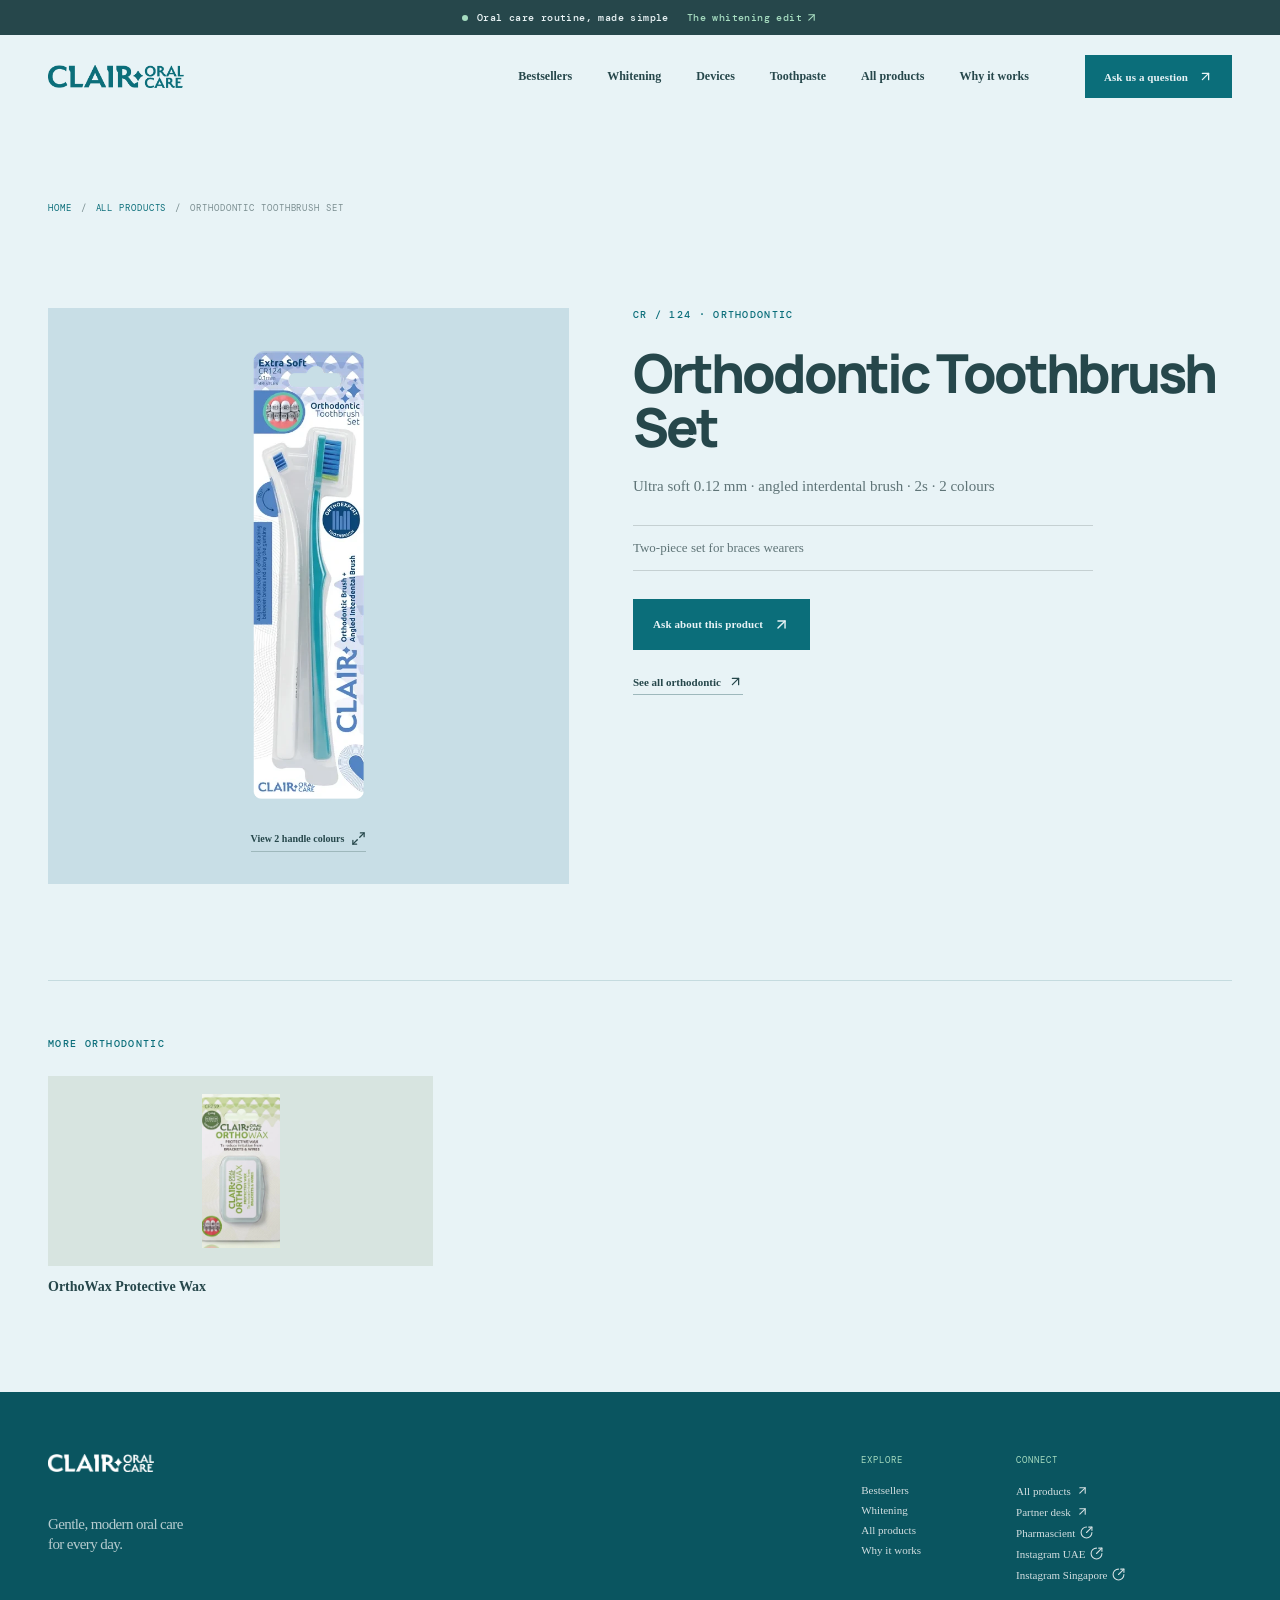
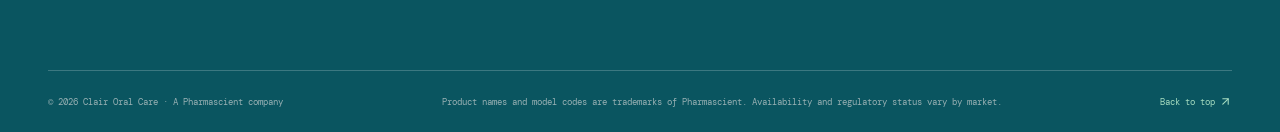
<file: products/orthodontic-toothbrush-set/index.html>
<!DOCTYPE html>
<html lang="en">
<head>
<meta charset="utf-8">
<meta name="viewport" content="width=device-width, initial-scale=1">

<title>Orthodontic Toothbrush Set CR124 — Clair</title>
<meta name="description" content="Ultra soft 0.12 mm · angled interdental brush · 2s · 2 colours. Two-piece set for braces wearers.">
<link rel="canonical" href="https://clairoral.com/products/orthodontic-toothbrush-set/">
<meta name="robots" content="index, follow">

<meta property="og:type" content="product">
<meta property="og:site_name" content="Clair Oral Care">
<meta property="og:url" content="https://clairoral.com/products/orthodontic-toothbrush-set/">
<meta property="og:title" content="Orthodontic Toothbrush Set — Clair Oral Care">
<meta property="og:description" content="Ultra soft 0.12 mm · angled interdental brush · 2s · 2 colours. Two-piece set for braces wearers.">
<meta property="og:image" content="https://clairoral.com/official/cr124-ortho-set.webp">
<meta name="twitter:card" content="summary_large_image">
<meta name="twitter:title" content="Orthodontic Toothbrush Set — Clair Oral Care">
<meta name="twitter:description" content="Ultra soft 0.12 mm · angled interdental brush · 2s · 2 colours. Two-piece set for braces wearers.">
<meta name="twitter:image" content="https://clairoral.com/official/cr124-ortho-set.webp">

<link rel="icon" type="image/svg+xml" href="/favicon.svg">
<link rel="icon" type="image/png" sizes="32x32" href="/favicon-32.png">
<link rel="apple-touch-icon" href="/apple-touch-icon.png">

<link rel="preconnect" href="https://fonts.googleapis.com">
<link rel="preconnect" href="https://fonts.gstatic.com" crossorigin>
<link rel="stylesheet" href="/style.css?v=54">

<script>document.documentElement.classList.add('js');</script>

<script type="application/ld+json">
{
  "@context": "https://schema.org",
  "@graph": [
    {
      "@type": "Product",
      "name": "Orthodontic Toothbrush Set",
      "sku": "CR124",
      "description": "Ultra soft 0.12 mm · angled interdental brush · 2s · 2 colours",
      "image": "https://clairoral.com/official/cr124-ortho-set.webp",
      "brand": {
        "@type": "Brand",
        "name": "Clair Oral Care"
      },
      "category": "Orthodontic",
      "url": "https://clairoral.com/products/orthodontic-toothbrush-set/"
    },
    {
      "@type": "BreadcrumbList",
      "itemListElement": [
        {
          "@type": "ListItem",
          "position": 1,
          "name": "Home",
          "item": "https://clairoral.com/"
        },
        {
          "@type": "ListItem",
          "position": 2,
          "name": "All products",
          "item": "https://clairoral.com/range.html"
        },
        {
          "@type": "ListItem",
          "position": 3,
          "name": "Orthodontic Toothbrush Set"
        }
      ]
    }
  ]
}
</script>

<!-- Cloudflare Web Analytics (cookie-free) -->
<script type="module" src="https://static.cloudflareinsights.com/beacon.min.js" data-cf-beacon='{"token": "0cd597626e144c0b8d7d5eea46ce97aa"}'></script>
</head>
<body>

<a class="skip-link" href="#product">Skip to the product</a>

<svg width="0" height="0" aria-hidden="true" focusable="false" style="position:absolute">
  <symbol id="i-ur" viewBox="0 0 24 24" fill="none" stroke="currentColor" stroke-width="2" stroke-linecap="round" stroke-linejoin="round"><path d="M7 7h10v10"/><path d="M7 17 17 7"/></symbol>
  <symbol id="i-dr" viewBox="0 0 24 24" fill="none" stroke="currentColor" stroke-width="2" stroke-linecap="round" stroke-linejoin="round"><path d="m7 7 10 10"/><path d="M17 7v10H7"/></symbol>
  <symbol id="i-out" viewBox="0 0 24 24" fill="none" stroke="currentColor" stroke-width="2" stroke-linecap="round" stroke-linejoin="round"><path d="M22 12A10 10 0 1 1 12 2"/><path d="M22 2 12 12"/><path d="M16 2h6v6"/></symbol>
  <symbol id="i-flask" viewBox="0 0 24 24" fill="none" stroke="currentColor" stroke-width="2" stroke-linecap="round" stroke-linejoin="round"><path d="M14 2v6a2 2 0 0 0 .245.96l5.51 10.08A2 2 0 0 1 18 22H6a2 2 0 0 1-1.755-2.96l5.51-10.08A2 2 0 0 0 10 8V2"/><path d="M6.453 15h11.094"/><path d="M8.5 2h7"/></symbol>
  <symbol id="i-menu" viewBox="0 0 24 24" fill="none" stroke="currentColor" stroke-width="2" stroke-linecap="round" stroke-linejoin="round"><path d="M4 5h16"/><path d="M4 12h16"/><path d="M4 19h16"/></symbol>
  <symbol id="i-layers" viewBox="0 0 24 24" fill="none" stroke="currentColor" stroke-width="2" stroke-linecap="round" stroke-linejoin="round"><path d="m12.83 2.18a2 2 0 0 0-1.66 0L2.6 6.08a1 1 0 0 0 0 1.83l8.58 3.91a2 2 0 0 0 1.66 0l8.58-3.9a1 1 0 0 0 0-1.83Z"/><path d="m6.08 9.5-3.5 1.6a1 1 0 0 0 0 1.81l8.6 3.91a2 2 0 0 0 1.65 0l8.58-3.9a1 1 0 0 0 0-1.83l-3.5-1.59"/><path d="m6.08 14.5-3.5 1.6a1 1 0 0 0 0 1.81l8.6 3.91a2 2 0 0 0 1.65 0l8.58-3.9a1 1 0 0 0 0-1.83l-3.5-1.59"/></symbol>
  <symbol id="i-grid" viewBox="0 0 24 24" fill="none" stroke="currentColor" stroke-width="2" stroke-linecap="round" stroke-linejoin="round"><rect width="7" height="7" x="3" y="3" rx="1"/><rect width="7" height="7" x="14" y="3" rx="1"/><rect width="7" height="7" x="14" y="14" rx="1"/><rect width="7" height="7" x="3" y="14" rx="1"/></symbol>
  <symbol id="i-globe" viewBox="0 0 24 24" fill="none" stroke="currentColor" stroke-width="2" stroke-linecap="round" stroke-linejoin="round"><circle cx="12" cy="12" r="10"/><path d="M12 2a14.5 14.5 0 0 0 0 20 14.5 14.5 0 0 0 0-20"/><path d="M2 12h20"/></symbol>
  <symbol id="i-zoom" viewBox="0 0 24 24" fill="none" stroke="currentColor" stroke-width="2" stroke-linecap="round" stroke-linejoin="round"><path d="M15 3h6v6"/><path d="M9 21H3v-6"/><path d="M21 3l-7 7"/><path d="M3 21l7-7"/></symbol>
  <symbol id="i-pin" viewBox="0 0 24 24" fill="none" stroke="currentColor" stroke-width="2" stroke-linecap="round" stroke-linejoin="round"><path d="M20 10c0 6-8 12-8 12s-8-6-8-12a8 8 0 0 1 16 0"/><circle cx="12" cy="10" r="3"/></symbol>
</svg>

<div class="clair-site" id="top">

<div class="announcement">
  <span class="announcement-dot"></span> Oral care routine, made simple
  <a href="/#whitening">The whitening edit <svg width="13" height="13" aria-hidden="true"><use href="#i-ur"/></svg></a>
</div>

<header class="site-header">
  <div class="header-inner">
    <a href="/" class="brand-mark"><img src="/official/logo-oralcare-teal.png" alt="Clair Oral Care" width="136" height="23"></a>
    <nav class="main-nav" aria-label="Main navigation">
      <a href="/#featured">Bestsellers</a>

      <div class="nav-item">
        <a href="/range.html#whitening">Whitening</a>
        <div class="nav-ribbon">
          <ul class="nav-ribbon-list">
            <li><a href="/products/whitening-tooth-serum/">Whitening Tooth Serum</a></li>
            <li><a href="/products/whitening-strips/">Whitening Strips</a></li>
          </ul>
          <a class="nav-ribbon-all" href="/range.html#whitening">See all whitening <svg width="13" height="13" aria-hidden="true"><use href="#i-ur"/></svg></a>
        </div>
      </div>

      <div class="nav-item">
        <a href="/range.html#devices">Devices</a>
        <div class="nav-ribbon">
          <ul class="nav-ribbon-list">
            <li><a href="/products/soniclair-40000-sonic-toothbrush/">SoniClair 40000 Sonic Toothbrush</a></li>
            <li><a href="/products/replacement-brush-heads/">Replacement Brush Heads</a></li>
            <li><a href="/products/cordless-water-flosser/">Cordless Water Flosser</a></li>
          </ul>
          <a class="nav-ribbon-all" href="/range.html#devices">See all devices <svg width="13" height="13" aria-hidden="true"><use href="#i-ur"/></svg></a>
        </div>
      </div>

      <div class="nav-item">
        <a href="/range.html#toothpaste">Toothpaste</a>
        <div class="nav-ribbon">
          <ul class="nav-ribbon-list">
            <li><a href="/products/sensiclair-enamel-care-whitening/">SensiClair Enamel Care + Whitening</a></li>
            <li><a href="/products/sensiclair-f-fluoride/">SensiClair F Fluoride</a></li>
          </ul>
          <a class="nav-ribbon-all" href="/range.html#toothpaste">See all toothpaste <svg width="13" height="13" aria-hidden="true"><use href="#i-ur"/></svg></a>
        </div>
      </div>

      <div class="nav-item nav-item-end">
        <a href="/range.html">All products</a>
        <div class="nav-ribbon">
          <ul class="nav-ribbon-list">
            <li><a href="/range.html#devices">Devices</a></li>
            <li><a href="/range.html#whitening">Whitening</a></li>
            <li><a href="/range.html#toothpaste">Toothpaste</a></li>
            <li><a href="/range.html#brushes">Toothbrushes</a></li>
            <li><a href="/range.html#floss">Floss &amp; interdental</a></li>
            <li><a href="/range.html#tongue">Tongue care</a></li>
            <li><a href="/range.html#ortho">Orthodontic</a></li>
          </ul>
          <a class="nav-ribbon-all" href="/range.html">See the whole range <svg width="13" height="13" aria-hidden="true"><use href="#i-ur"/></svg></a>
        </div>
      </div>

      <a href="/#science">Why it works</a>
      <a class="nav-mobile-cta" data-enquiry="Product question" href="/#contact">Ask us <svg width="13" height="13" aria-hidden="true"><use href="#i-ur"/></svg></a>
    </nav>
    <a class="header-cta" data-enquiry="Product question" href="/#contact">Ask us a question <svg width="15" height="15" aria-hidden="true"><use href="#i-ur"/></svg></a>
    <button class="menu-toggle" type="button" aria-label="Open menu" aria-expanded="false" aria-controls="primary-nav">
      <svg width="24" height="24" aria-hidden="true"><use href="#i-menu"/></svg>
    </button>
  </div>
</header>

<main>

<section class="page-head section-shell">
  <nav class="crumb" aria-label="Breadcrumb">
    <a href="/">Home</a>
    <span aria-hidden="true">/</span>
    <a href="/range.html">All products</a>
    <span aria-hidden="true">/</span>
    <span aria-current="page">Orthodontic Toothbrush Set</span>
  </nav>
</section>

<section class="product-page section-shell" id="product">
  <figure class="product-figure visual-sky" data-product="cr124">
    <img class="official-product-image" src="/official/cr124-ortho-set.webp" alt="Clair orthodontic toothbrush set CR124 with angled interdental brush" width="300" height="290">
    <figcaption class="product-colours">
      <a class="text-link" href="/official/cr124-ortho-set.webp" data-zoom data-zoom-more="/official/cr124-ortho-purple.webp"
         data-zoom-alt="Clair orthodontic toothbrush set CR124 with angled interdental brush" aria-label="Orthodontic Toothbrush Set larger">View 2 handle colours <svg width="15" height="15" aria-hidden="true"><use href="#i-zoom"/></svg></a>
    </figcaption>
  </figure>

  <div class="product-detail">
    <p class="eyebrow">CR / 124 &middot; Orthodontic</p>
    <h1>Orthodontic Toothbrush Set</h1>
    <p class="product-lede">Ultra soft 0.12 mm · angled interdental brush · 2s · 2 colours</p>
      <ul class="product-specs">
        <li>Two-piece set for braces wearers</li>
      </ul>

    <a class="button button-primary" data-enquiry="Product question" data-enquiry-product="Orthodontic Toothbrush Set" href="mailto:mail@pharmascient.com?subject=Clair%20enquiry%20%E2%80%94%20Orthodontic%20Toothbrush%20Set">Ask about this product <svg width="17" height="17" aria-hidden="true"><use href="#i-ur"/></svg></a>
    <p class="product-back"><a class="text-link" href="/range.html#ortho">See all orthodontic <svg width="15" height="15" aria-hidden="true"><use href="#i-ur"/></svg></a></p>
  </div>
</section>

<section class="related section-shell">
  <h2 class="related-head">More orthodontic</h2>
  <div class="related-grid">
      <a class="related-card" href="/products/orthowax-protective-wax/">
        <span class="related-media visual-lemon"><img src="/official/cr259-orthowax.webp" alt="" loading="lazy" width="300" height="290"></span>
        <span class="related-name">OrthoWax Protective Wax</span>
      </a>
  </div>
</section>

</main>

<footer class="site-footer">
  <div class="footer-top section-shell">
    <div>
      <!-- White lockup: the footer sits on deep violet, where the purple mark
           used in the header falls away. -->
      <a href="/" class="brand-mark brand-mark-light"><img src="/official/logo-oralcare-white.png" alt="Clair Oral Care" width="106" height="18" loading="lazy"></a>
      <p class="footer-tagline">Gentle, modern oral care<br>for every day.</p>
    </div>
    <div class="footer-nav">
      <div>
        <p>Explore</p>
        <a href="/#featured">Bestsellers</a>
        <a href="/#whitening">Whitening</a>
        <a href="/range.html">All products</a>
        <a href="/#science">Why it works</a>
      </div>
      <div>
        <p>Connect</p>
        <a href="/range.html">All products <svg width="13" height="13" aria-hidden="true"><use href="#i-ur"/></svg></a>
        <a data-enquiry="Retailer or distributor" href="mailto:mail@pharmascient.com?subject=Clair%20Oral%20Care%20%E2%80%94%20distribution%20enquiry">Partner desk <svg width="13" height="13" aria-hidden="true"><use href="#i-ur"/></svg></a>
        <a href="https://pharmascient.com/" target="_blank" rel="noopener">Pharmascient <svg width="13" height="13" aria-hidden="true"><use href="#i-out"/></svg></a>
        <a href="https://www.instagram.com/clairoral.ae" target="_blank" rel="noopener">Instagram UAE <svg width="13" height="13" aria-hidden="true"><use href="#i-out"/></svg></a>
        <a href="https://www.instagram.com/clairoral.sg" target="_blank" rel="noopener">Instagram Singapore <svg width="13" height="13" aria-hidden="true"><use href="#i-out"/></svg></a>
      </div>
    </div>
  </div>
  <div class="footer-bottom section-shell">
    <span>© 2026 Clair Oral Care · A Pharmascient company</span>
    <span>Product names and model codes are trademarks of Pharmascient. Availability and regulatory status vary by market.</span>
    <a href="/">Back to top <svg width="13" height="13" aria-hidden="true"><use href="#i-ur"/></svg></a>
  </div>
</footer>

</div>

<div class="modal-backdrop" id="enquiry" hidden>
  <div class="enquiry-modal" role="dialog" aria-modal="true" aria-labelledby="enquiry-title">
    <button class="icon-button modal-close" type="button" aria-label="Close">
      <svg width="20" height="20" viewBox="0 0 24 24" fill="none" stroke="currentColor" stroke-width="2" stroke-linecap="round" aria-hidden="true"><path d="M18 6 6 18"/><path d="m6 6 12 12"/></svg>
    </button>

    <div data-enquiry-form>
      <p class="eyebrow">Clair Oral Care</p>
      <h2 id="enquiry-title">Ask us<br><em>anything.</em></h2>
      <p class="modal-copy">Tell us what you are working with and we will point you at the right product. Retailers and distributors, use the same form &mdash; pick the enquiry type below.</p>

      <form class="enquiry-form" novalidate>
        <label>Name
          <input type="text" name="name" autocomplete="name" required>
        </label>
        <label>Email
          <input type="email" name="email" autocomplete="email" required>
        </label>
        <label>Phone
          <input type="tel" name="phone" autocomplete="tel">
        </label>
        <label>Enquiry type
          <select name="topic">
            <option>Product question</option>
            <option>Retailer or distributor</option>
            <option>Something else</option>
          </select>
        </label>
        <label>Your question
          <textarea name="query" rows="3" required></textarea>
        </label>
        <input type="text" name="_gotcha" tabindex="-1" autocomplete="off" aria-hidden="true" hidden>
        <p class="form-error" data-form-error hidden>Please fill in your name, email and question.</p>
        <button class="button button-primary form-submit" type="submit">Send enquiry <svg width="17" height="17" aria-hidden="true"><use href="#i-ur"/></svg></button>
      </form>

      <p class="modal-footnote">We will get back to you shortly.</p>
    </div>

    <div class="success-state" data-enquiry-success hidden>
      <div class="success-mark">
        <svg width="22" height="22" viewBox="0 0 24 24" fill="none" stroke="currentColor" stroke-width="2.5" stroke-linecap="round" stroke-linejoin="round" aria-hidden="true"><path d="M20 6 9 17l-5-5"/></svg>
      </div>
      <p class="eyebrow" data-success-eyebrow>Message sent</p>
      <h2 data-success-title>Thank<br><em>you.</em></h2>
      <p class="modal-copy" data-success-copy>Thank you for your enquiry. We will get back to you shortly at the address you gave.</p>
      <button class="button button-dark" type="button" data-enquiry-close>Close</button>
    </div>
  </div>
</div>

<div class="zoom-backdrop" id="zoom" hidden>
  <button class="icon-button zoom-close" type="button" aria-label="Close">
    <svg width="22" height="22" viewBox="0 0 24 24" fill="none" stroke="currentColor" stroke-width="2" stroke-linecap="round" aria-hidden="true"><path d="M18 6 6 18"/><path d="m6 6 12 12"/></svg>
  </button>
  <figure class="zoom-figure" role="dialog" aria-modal="true" aria-label="Product image">
    <img data-zoom-image alt="">
    <div class="zoom-thumbs" data-zoom-thumbs hidden></div>
    <figcaption data-zoom-caption></figcaption>
  </figure>
</div>

<script src="/script.js?v=54"></script>
</body>
</html>
</file>
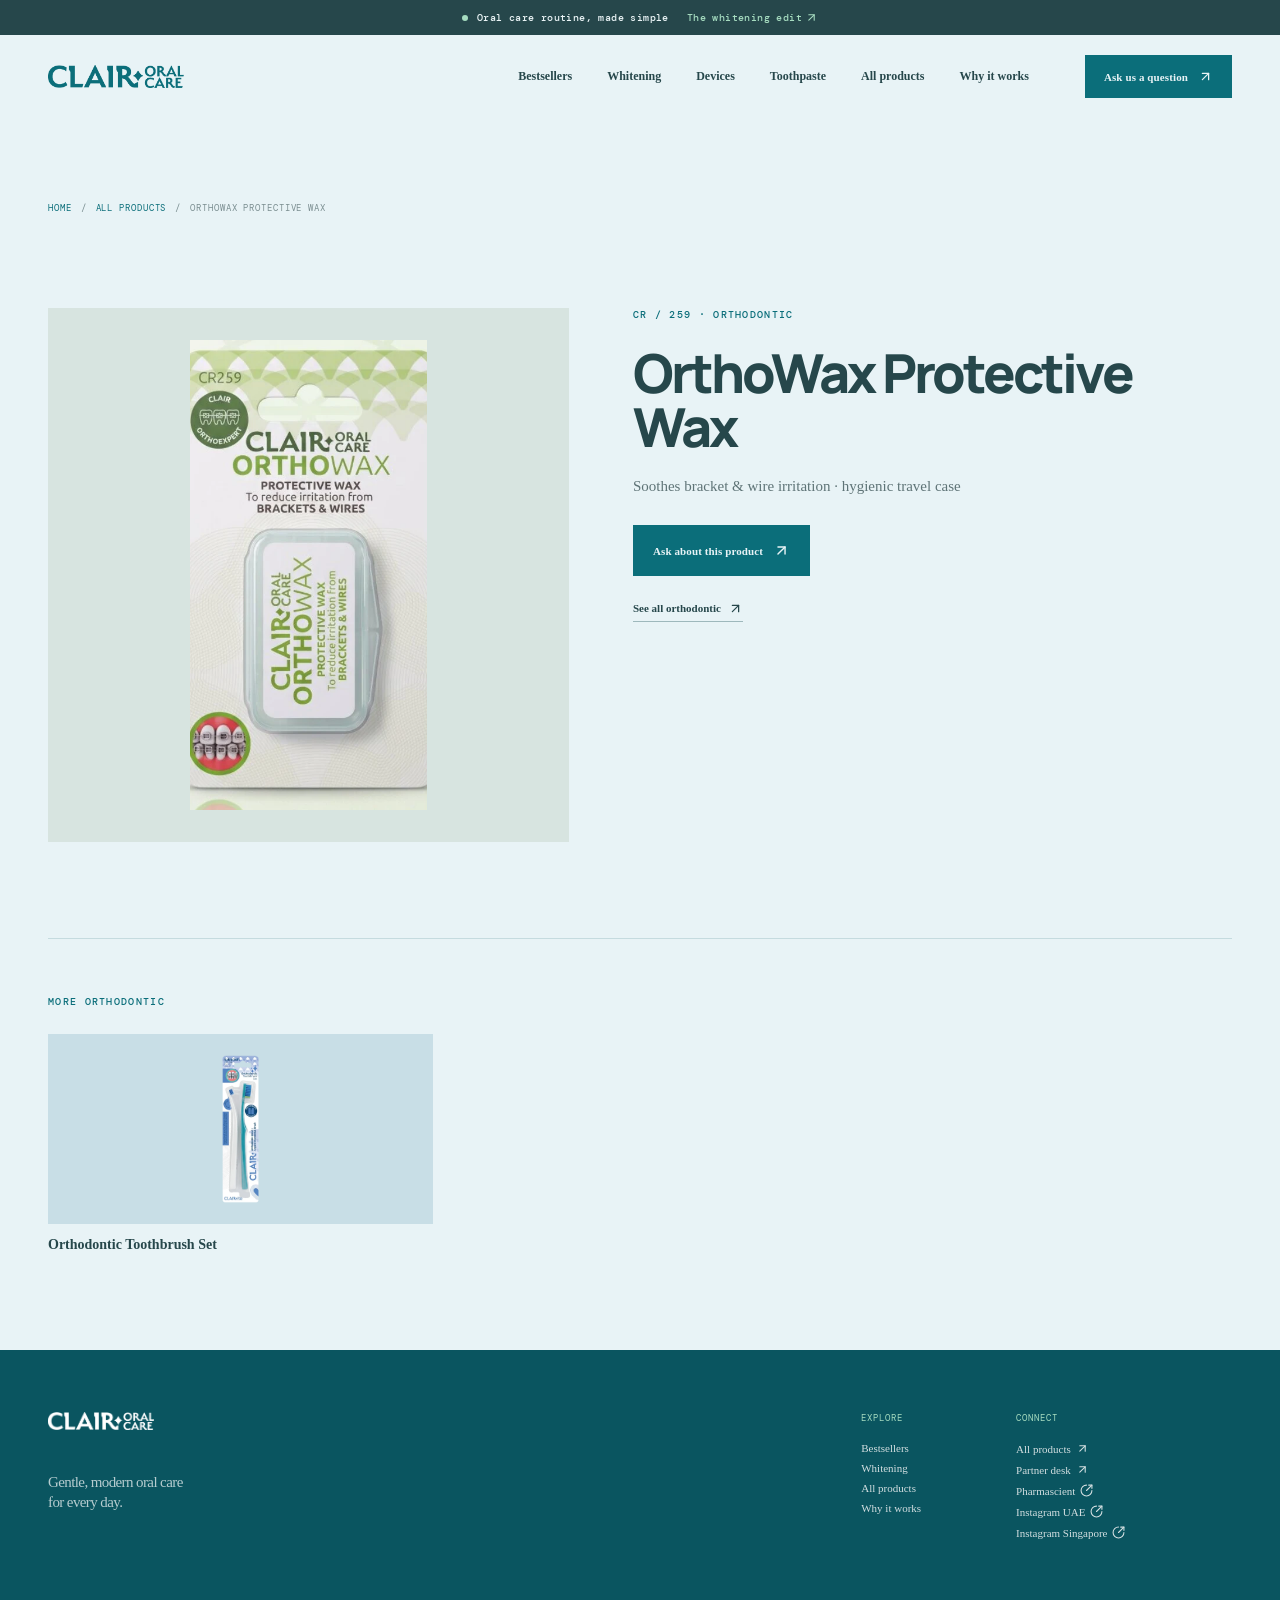
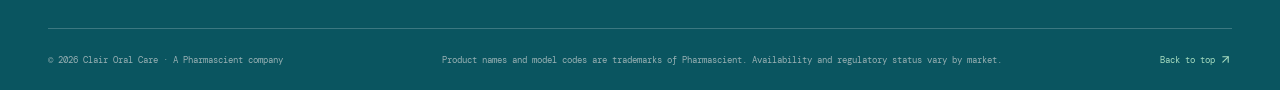
<file: products/orthowax-protective-wax/index.html>
<!DOCTYPE html>
<html lang="en">
<head>
<meta charset="utf-8">
<meta name="viewport" content="width=device-width, initial-scale=1">

<title>OrthoWax Protective Wax CR259 — Clair</title>
<meta name="description" content="Soothes bracket &amp; wire irritation · hygienic travel case">
<link rel="canonical" href="https://clairoral.com/products/orthowax-protective-wax/">
<meta name="robots" content="index, follow">

<meta property="og:type" content="product">
<meta property="og:site_name" content="Clair Oral Care">
<meta property="og:url" content="https://clairoral.com/products/orthowax-protective-wax/">
<meta property="og:title" content="OrthoWax Protective Wax — Clair Oral Care">
<meta property="og:description" content="Soothes bracket &amp; wire irritation · hygienic travel case">
<meta property="og:image" content="https://clairoral.com/official/cr259-orthowax.webp">
<meta name="twitter:card" content="summary_large_image">
<meta name="twitter:title" content="OrthoWax Protective Wax — Clair Oral Care">
<meta name="twitter:description" content="Soothes bracket &amp; wire irritation · hygienic travel case">
<meta name="twitter:image" content="https://clairoral.com/official/cr259-orthowax.webp">

<link rel="icon" type="image/svg+xml" href="/favicon.svg">
<link rel="icon" type="image/png" sizes="32x32" href="/favicon-32.png">
<link rel="apple-touch-icon" href="/apple-touch-icon.png">

<link rel="preconnect" href="https://fonts.googleapis.com">
<link rel="preconnect" href="https://fonts.gstatic.com" crossorigin>
<link rel="stylesheet" href="/style.css?v=54">

<script>document.documentElement.classList.add('js');</script>

<script type="application/ld+json">
{
  "@context": "https://schema.org",
  "@graph": [
    {
      "@type": "Product",
      "name": "OrthoWax Protective Wax",
      "sku": "CR259",
      "description": "Soothes bracket & wire irritation · hygienic travel case",
      "image": "https://clairoral.com/official/cr259-orthowax.webp",
      "brand": {
        "@type": "Brand",
        "name": "Clair Oral Care"
      },
      "category": "Orthodontic",
      "url": "https://clairoral.com/products/orthowax-protective-wax/"
    },
    {
      "@type": "BreadcrumbList",
      "itemListElement": [
        {
          "@type": "ListItem",
          "position": 1,
          "name": "Home",
          "item": "https://clairoral.com/"
        },
        {
          "@type": "ListItem",
          "position": 2,
          "name": "All products",
          "item": "https://clairoral.com/range.html"
        },
        {
          "@type": "ListItem",
          "position": 3,
          "name": "OrthoWax Protective Wax"
        }
      ]
    }
  ]
}
</script>

<!-- Cloudflare Web Analytics (cookie-free) -->
<script type="module" src="https://static.cloudflareinsights.com/beacon.min.js" data-cf-beacon='{"token": "0cd597626e144c0b8d7d5eea46ce97aa"}'></script>
</head>
<body>

<a class="skip-link" href="#product">Skip to the product</a>

<svg width="0" height="0" aria-hidden="true" focusable="false" style="position:absolute">
  <symbol id="i-ur" viewBox="0 0 24 24" fill="none" stroke="currentColor" stroke-width="2" stroke-linecap="round" stroke-linejoin="round"><path d="M7 7h10v10"/><path d="M7 17 17 7"/></symbol>
  <symbol id="i-dr" viewBox="0 0 24 24" fill="none" stroke="currentColor" stroke-width="2" stroke-linecap="round" stroke-linejoin="round"><path d="m7 7 10 10"/><path d="M17 7v10H7"/></symbol>
  <symbol id="i-out" viewBox="0 0 24 24" fill="none" stroke="currentColor" stroke-width="2" stroke-linecap="round" stroke-linejoin="round"><path d="M22 12A10 10 0 1 1 12 2"/><path d="M22 2 12 12"/><path d="M16 2h6v6"/></symbol>
  <symbol id="i-flask" viewBox="0 0 24 24" fill="none" stroke="currentColor" stroke-width="2" stroke-linecap="round" stroke-linejoin="round"><path d="M14 2v6a2 2 0 0 0 .245.96l5.51 10.08A2 2 0 0 1 18 22H6a2 2 0 0 1-1.755-2.96l5.51-10.08A2 2 0 0 0 10 8V2"/><path d="M6.453 15h11.094"/><path d="M8.5 2h7"/></symbol>
  <symbol id="i-menu" viewBox="0 0 24 24" fill="none" stroke="currentColor" stroke-width="2" stroke-linecap="round" stroke-linejoin="round"><path d="M4 5h16"/><path d="M4 12h16"/><path d="M4 19h16"/></symbol>
  <symbol id="i-layers" viewBox="0 0 24 24" fill="none" stroke="currentColor" stroke-width="2" stroke-linecap="round" stroke-linejoin="round"><path d="m12.83 2.18a2 2 0 0 0-1.66 0L2.6 6.08a1 1 0 0 0 0 1.83l8.58 3.91a2 2 0 0 0 1.66 0l8.58-3.9a1 1 0 0 0 0-1.83Z"/><path d="m6.08 9.5-3.5 1.6a1 1 0 0 0 0 1.81l8.6 3.91a2 2 0 0 0 1.65 0l8.58-3.9a1 1 0 0 0 0-1.83l-3.5-1.59"/><path d="m6.08 14.5-3.5 1.6a1 1 0 0 0 0 1.81l8.6 3.91a2 2 0 0 0 1.65 0l8.58-3.9a1 1 0 0 0 0-1.83l-3.5-1.59"/></symbol>
  <symbol id="i-grid" viewBox="0 0 24 24" fill="none" stroke="currentColor" stroke-width="2" stroke-linecap="round" stroke-linejoin="round"><rect width="7" height="7" x="3" y="3" rx="1"/><rect width="7" height="7" x="14" y="3" rx="1"/><rect width="7" height="7" x="14" y="14" rx="1"/><rect width="7" height="7" x="3" y="14" rx="1"/></symbol>
  <symbol id="i-globe" viewBox="0 0 24 24" fill="none" stroke="currentColor" stroke-width="2" stroke-linecap="round" stroke-linejoin="round"><circle cx="12" cy="12" r="10"/><path d="M12 2a14.5 14.5 0 0 0 0 20 14.5 14.5 0 0 0 0-20"/><path d="M2 12h20"/></symbol>
  <symbol id="i-zoom" viewBox="0 0 24 24" fill="none" stroke="currentColor" stroke-width="2" stroke-linecap="round" stroke-linejoin="round"><path d="M15 3h6v6"/><path d="M9 21H3v-6"/><path d="M21 3l-7 7"/><path d="M3 21l7-7"/></symbol>
  <symbol id="i-pin" viewBox="0 0 24 24" fill="none" stroke="currentColor" stroke-width="2" stroke-linecap="round" stroke-linejoin="round"><path d="M20 10c0 6-8 12-8 12s-8-6-8-12a8 8 0 0 1 16 0"/><circle cx="12" cy="10" r="3"/></symbol>
</svg>

<div class="clair-site" id="top">

<div class="announcement">
  <span class="announcement-dot"></span> Oral care routine, made simple
  <a href="/#whitening">The whitening edit <svg width="13" height="13" aria-hidden="true"><use href="#i-ur"/></svg></a>
</div>

<header class="site-header">
  <div class="header-inner">
    <a href="/" class="brand-mark"><img src="/official/logo-oralcare-teal.png" alt="Clair Oral Care" width="136" height="23"></a>
    <nav class="main-nav" aria-label="Main navigation">
      <a href="/#featured">Bestsellers</a>

      <div class="nav-item">
        <a href="/range.html#whitening">Whitening</a>
        <div class="nav-ribbon">
          <ul class="nav-ribbon-list">
            <li><a href="/products/whitening-tooth-serum/">Whitening Tooth Serum</a></li>
            <li><a href="/products/whitening-strips/">Whitening Strips</a></li>
          </ul>
          <a class="nav-ribbon-all" href="/range.html#whitening">See all whitening <svg width="13" height="13" aria-hidden="true"><use href="#i-ur"/></svg></a>
        </div>
      </div>

      <div class="nav-item">
        <a href="/range.html#devices">Devices</a>
        <div class="nav-ribbon">
          <ul class="nav-ribbon-list">
            <li><a href="/products/soniclair-40000-sonic-toothbrush/">SoniClair 40000 Sonic Toothbrush</a></li>
            <li><a href="/products/replacement-brush-heads/">Replacement Brush Heads</a></li>
            <li><a href="/products/cordless-water-flosser/">Cordless Water Flosser</a></li>
          </ul>
          <a class="nav-ribbon-all" href="/range.html#devices">See all devices <svg width="13" height="13" aria-hidden="true"><use href="#i-ur"/></svg></a>
        </div>
      </div>

      <div class="nav-item">
        <a href="/range.html#toothpaste">Toothpaste</a>
        <div class="nav-ribbon">
          <ul class="nav-ribbon-list">
            <li><a href="/products/sensiclair-enamel-care-whitening/">SensiClair Enamel Care + Whitening</a></li>
            <li><a href="/products/sensiclair-f-fluoride/">SensiClair F Fluoride</a></li>
          </ul>
          <a class="nav-ribbon-all" href="/range.html#toothpaste">See all toothpaste <svg width="13" height="13" aria-hidden="true"><use href="#i-ur"/></svg></a>
        </div>
      </div>

      <div class="nav-item nav-item-end">
        <a href="/range.html">All products</a>
        <div class="nav-ribbon">
          <ul class="nav-ribbon-list">
            <li><a href="/range.html#devices">Devices</a></li>
            <li><a href="/range.html#whitening">Whitening</a></li>
            <li><a href="/range.html#toothpaste">Toothpaste</a></li>
            <li><a href="/range.html#brushes">Toothbrushes</a></li>
            <li><a href="/range.html#floss">Floss &amp; interdental</a></li>
            <li><a href="/range.html#tongue">Tongue care</a></li>
            <li><a href="/range.html#ortho">Orthodontic</a></li>
          </ul>
          <a class="nav-ribbon-all" href="/range.html">See the whole range <svg width="13" height="13" aria-hidden="true"><use href="#i-ur"/></svg></a>
        </div>
      </div>

      <a href="/#science">Why it works</a>
      <a class="nav-mobile-cta" data-enquiry="Product question" href="/#contact">Ask us <svg width="13" height="13" aria-hidden="true"><use href="#i-ur"/></svg></a>
    </nav>
    <a class="header-cta" data-enquiry="Product question" href="/#contact">Ask us a question <svg width="15" height="15" aria-hidden="true"><use href="#i-ur"/></svg></a>
    <button class="menu-toggle" type="button" aria-label="Open menu" aria-expanded="false" aria-controls="primary-nav">
      <svg width="24" height="24" aria-hidden="true"><use href="#i-menu"/></svg>
    </button>
  </div>
</header>

<main>

<section class="page-head section-shell">
  <nav class="crumb" aria-label="Breadcrumb">
    <a href="/">Home</a>
    <span aria-hidden="true">/</span>
    <a href="/range.html">All products</a>
    <span aria-hidden="true">/</span>
    <span aria-current="page">OrthoWax Protective Wax</span>
  </nav>
</section>

<section class="product-page section-shell" id="product">
  <figure class="product-figure visual-lemon" data-product="cr259">
    <img class="official-product-image" src="/official/cr259-orthowax.webp" alt="Clair OrthoWax protective orthodontic wax CR259 with travel case" width="300" height="290">
  </figure>

  <div class="product-detail">
    <p class="eyebrow">CR / 259 &middot; Orthodontic</p>
    <h1>OrthoWax Protective Wax</h1>
    <p class="product-lede">Soothes bracket &amp; wire irritation · hygienic travel case</p>

    <a class="button button-primary" data-enquiry="Product question" data-enquiry-product="OrthoWax Protective Wax" href="mailto:mail@pharmascient.com?subject=Clair%20enquiry%20%E2%80%94%20OrthoWax%20Protective%20Wax">Ask about this product <svg width="17" height="17" aria-hidden="true"><use href="#i-ur"/></svg></a>
    <p class="product-back"><a class="text-link" href="/range.html#ortho">See all orthodontic <svg width="15" height="15" aria-hidden="true"><use href="#i-ur"/></svg></a></p>
  </div>
</section>

<section class="related section-shell">
  <h2 class="related-head">More orthodontic</h2>
  <div class="related-grid">
      <a class="related-card" href="/products/orthodontic-toothbrush-set/">
        <span class="related-media visual-sky"><img src="/official/cr124-ortho-set.webp" alt="" loading="lazy" width="300" height="290"></span>
        <span class="related-name">Orthodontic Toothbrush Set</span>
      </a>
  </div>
</section>

</main>

<footer class="site-footer">
  <div class="footer-top section-shell">
    <div>
      <!-- White lockup: the footer sits on deep violet, where the purple mark
           used in the header falls away. -->
      <a href="/" class="brand-mark brand-mark-light"><img src="/official/logo-oralcare-white.png" alt="Clair Oral Care" width="106" height="18" loading="lazy"></a>
      <p class="footer-tagline">Gentle, modern oral care<br>for every day.</p>
    </div>
    <div class="footer-nav">
      <div>
        <p>Explore</p>
        <a href="/#featured">Bestsellers</a>
        <a href="/#whitening">Whitening</a>
        <a href="/range.html">All products</a>
        <a href="/#science">Why it works</a>
      </div>
      <div>
        <p>Connect</p>
        <a href="/range.html">All products <svg width="13" height="13" aria-hidden="true"><use href="#i-ur"/></svg></a>
        <a data-enquiry="Retailer or distributor" href="mailto:mail@pharmascient.com?subject=Clair%20Oral%20Care%20%E2%80%94%20distribution%20enquiry">Partner desk <svg width="13" height="13" aria-hidden="true"><use href="#i-ur"/></svg></a>
        <a href="https://pharmascient.com/" target="_blank" rel="noopener">Pharmascient <svg width="13" height="13" aria-hidden="true"><use href="#i-out"/></svg></a>
        <a href="https://www.instagram.com/clairoral.ae" target="_blank" rel="noopener">Instagram UAE <svg width="13" height="13" aria-hidden="true"><use href="#i-out"/></svg></a>
        <a href="https://www.instagram.com/clairoral.sg" target="_blank" rel="noopener">Instagram Singapore <svg width="13" height="13" aria-hidden="true"><use href="#i-out"/></svg></a>
      </div>
    </div>
  </div>
  <div class="footer-bottom section-shell">
    <span>© 2026 Clair Oral Care · A Pharmascient company</span>
    <span>Product names and model codes are trademarks of Pharmascient. Availability and regulatory status vary by market.</span>
    <a href="/">Back to top <svg width="13" height="13" aria-hidden="true"><use href="#i-ur"/></svg></a>
  </div>
</footer>

</div>

<div class="modal-backdrop" id="enquiry" hidden>
  <div class="enquiry-modal" role="dialog" aria-modal="true" aria-labelledby="enquiry-title">
    <button class="icon-button modal-close" type="button" aria-label="Close">
      <svg width="20" height="20" viewBox="0 0 24 24" fill="none" stroke="currentColor" stroke-width="2" stroke-linecap="round" aria-hidden="true"><path d="M18 6 6 18"/><path d="m6 6 12 12"/></svg>
    </button>

    <div data-enquiry-form>
      <p class="eyebrow">Clair Oral Care</p>
      <h2 id="enquiry-title">Ask us<br><em>anything.</em></h2>
      <p class="modal-copy">Tell us what you are working with and we will point you at the right product. Retailers and distributors, use the same form &mdash; pick the enquiry type below.</p>

      <form class="enquiry-form" novalidate>
        <label>Name
          <input type="text" name="name" autocomplete="name" required>
        </label>
        <label>Email
          <input type="email" name="email" autocomplete="email" required>
        </label>
        <label>Phone
          <input type="tel" name="phone" autocomplete="tel">
        </label>
        <label>Enquiry type
          <select name="topic">
            <option>Product question</option>
            <option>Retailer or distributor</option>
            <option>Something else</option>
          </select>
        </label>
        <label>Your question
          <textarea name="query" rows="3" required></textarea>
        </label>
        <input type="text" name="_gotcha" tabindex="-1" autocomplete="off" aria-hidden="true" hidden>
        <p class="form-error" data-form-error hidden>Please fill in your name, email and question.</p>
        <button class="button button-primary form-submit" type="submit">Send enquiry <svg width="17" height="17" aria-hidden="true"><use href="#i-ur"/></svg></button>
      </form>

      <p class="modal-footnote">We will get back to you shortly.</p>
    </div>

    <div class="success-state" data-enquiry-success hidden>
      <div class="success-mark">
        <svg width="22" height="22" viewBox="0 0 24 24" fill="none" stroke="currentColor" stroke-width="2.5" stroke-linecap="round" stroke-linejoin="round" aria-hidden="true"><path d="M20 6 9 17l-5-5"/></svg>
      </div>
      <p class="eyebrow" data-success-eyebrow>Message sent</p>
      <h2 data-success-title>Thank<br><em>you.</em></h2>
      <p class="modal-copy" data-success-copy>Thank you for your enquiry. We will get back to you shortly at the address you gave.</p>
      <button class="button button-dark" type="button" data-enquiry-close>Close</button>
    </div>
  </div>
</div>

<div class="zoom-backdrop" id="zoom" hidden>
  <button class="icon-button zoom-close" type="button" aria-label="Close">
    <svg width="22" height="22" viewBox="0 0 24 24" fill="none" stroke="currentColor" stroke-width="2" stroke-linecap="round" aria-hidden="true"><path d="M18 6 6 18"/><path d="m6 6 12 12"/></svg>
  </button>
  <figure class="zoom-figure" role="dialog" aria-modal="true" aria-label="Product image">
    <img data-zoom-image alt="">
    <div class="zoom-thumbs" data-zoom-thumbs hidden></div>
    <figcaption data-zoom-caption></figcaption>
  </figure>
</div>

<script src="/script.js?v=54"></script>
</body>
</html>
</file>
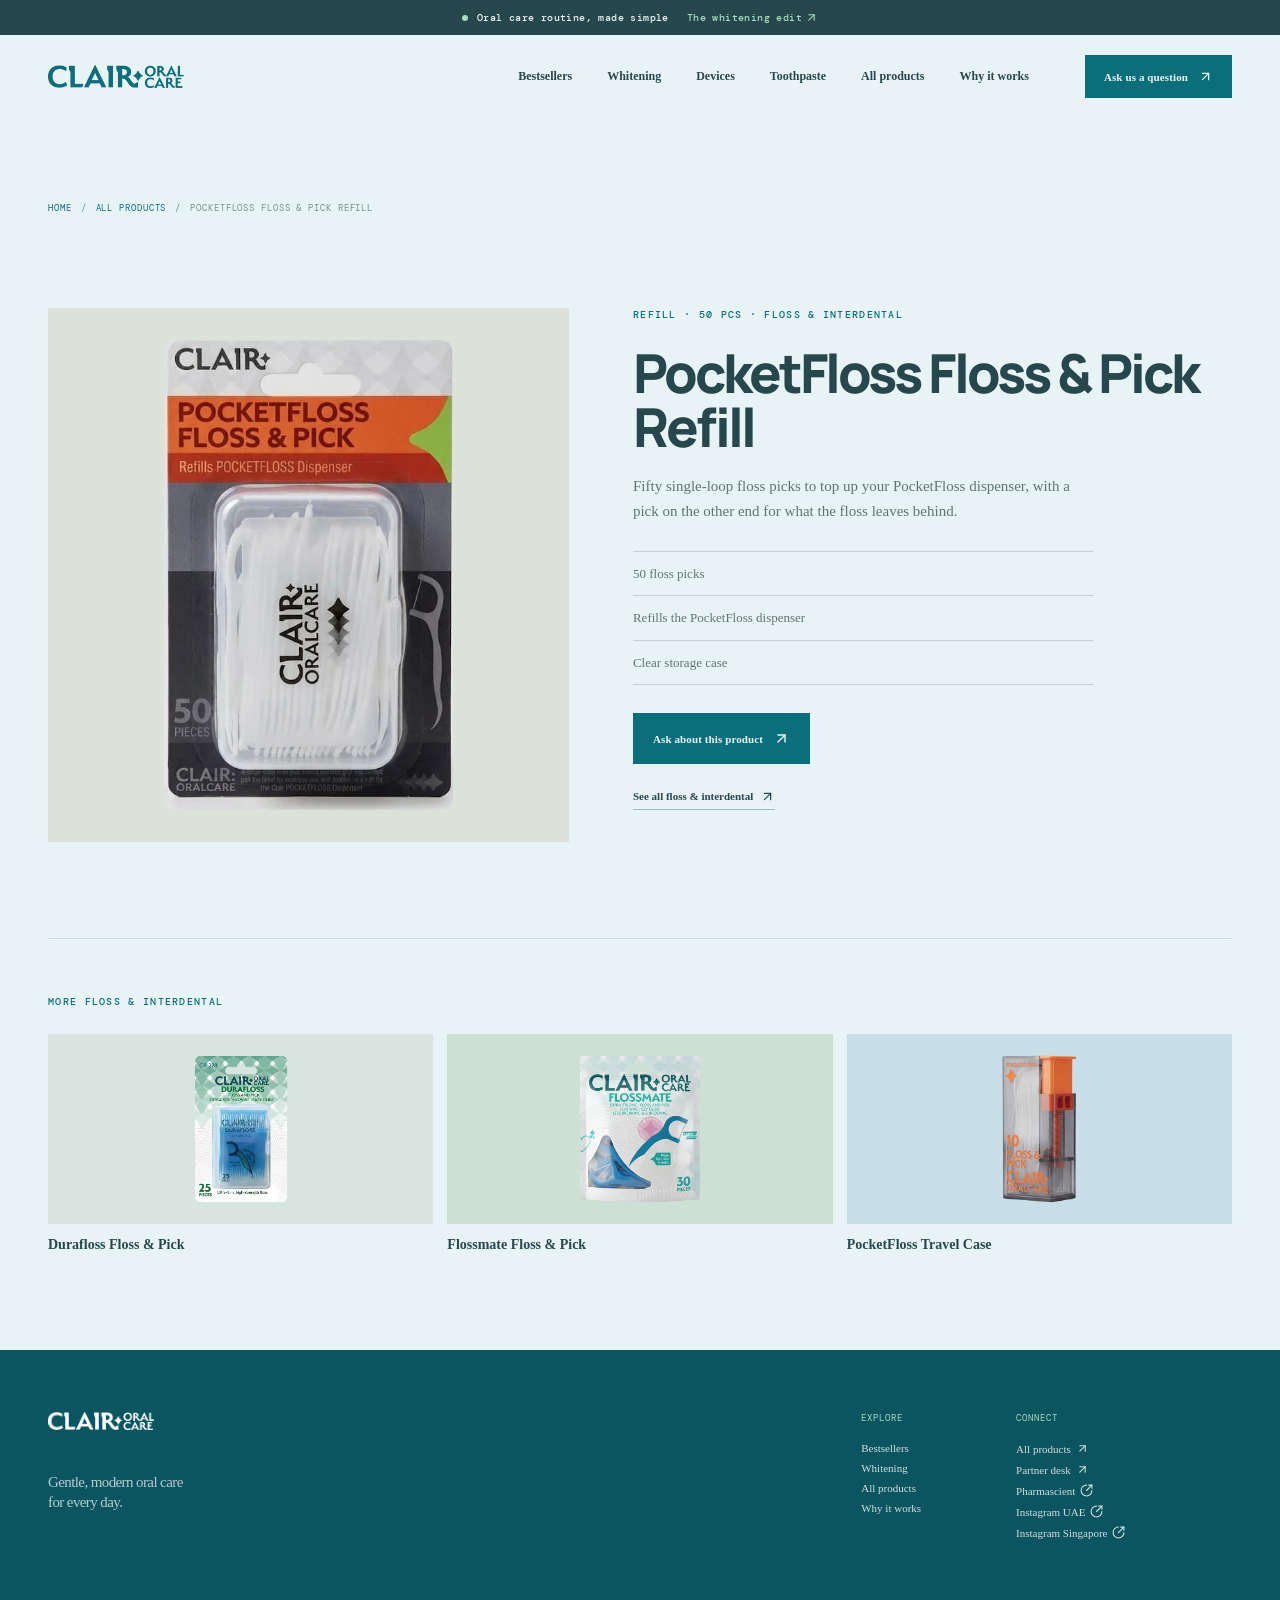
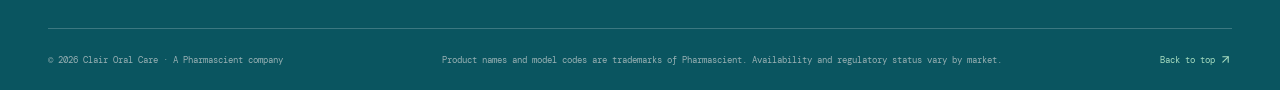
<file: products/pocketfloss-floss-pick-refill/index.html>
<!DOCTYPE html>
<html lang="en">
<head>
<meta charset="utf-8">
<meta name="viewport" content="width=device-width, initial-scale=1">

<title>PocketFloss Floss &amp; Pick Refill — Clair</title>
<meta name="description" content="Fifty single-loop floss picks to top up your PocketFloss dispenser, with a pick on the other end for what the floss leaves behind.">
<link rel="canonical" href="https://clairoral.com/products/pocketfloss-floss-pick-refill/">
<meta name="robots" content="index, follow">

<meta property="og:type" content="product">
<meta property="og:site_name" content="Clair Oral Care">
<meta property="og:url" content="https://clairoral.com/products/pocketfloss-floss-pick-refill/">
<meta property="og:title" content="PocketFloss Floss &amp; Pick Refill — Clair Oral Care">
<meta property="og:description" content="Fifty single-loop floss picks to top up your PocketFloss dispenser, with a pick on the other end for what the floss leaves behind.">
<meta property="og:image" content="https://clairoral.com/official/pocketfloss-refill.webp">
<meta name="twitter:card" content="summary_large_image">
<meta name="twitter:title" content="PocketFloss Floss &amp; Pick Refill — Clair Oral Care">
<meta name="twitter:description" content="Fifty single-loop floss picks to top up your PocketFloss dispenser, with a pick on the other end for what the floss leaves behind.">
<meta name="twitter:image" content="https://clairoral.com/official/pocketfloss-refill.webp">

<link rel="icon" type="image/svg+xml" href="/favicon.svg">
<link rel="icon" type="image/png" sizes="32x32" href="/favicon-32.png">
<link rel="apple-touch-icon" href="/apple-touch-icon.png">

<link rel="preconnect" href="https://fonts.googleapis.com">
<link rel="preconnect" href="https://fonts.gstatic.com" crossorigin>
<link rel="stylesheet" href="/style.css?v=54">

<script>document.documentElement.classList.add('js');</script>

<script type="application/ld+json">
{
  "@context": "https://schema.org",
  "@graph": [
    {
      "@type": "Product",
      "name": "PocketFloss Floss & Pick Refill",
      "description": "Fifty single-loop floss picks to top up your PocketFloss dispenser, with a pick on the other end for what the floss leaves behind.",
      "image": "https://clairoral.com/official/pocketfloss-refill.webp",
      "brand": {
        "@type": "Brand",
        "name": "Clair Oral Care"
      },
      "category": "Floss & interdental",
      "url": "https://clairoral.com/products/pocketfloss-floss-pick-refill/"
    },
    {
      "@type": "BreadcrumbList",
      "itemListElement": [
        {
          "@type": "ListItem",
          "position": 1,
          "name": "Home",
          "item": "https://clairoral.com/"
        },
        {
          "@type": "ListItem",
          "position": 2,
          "name": "All products",
          "item": "https://clairoral.com/range.html"
        },
        {
          "@type": "ListItem",
          "position": 3,
          "name": "PocketFloss Floss & Pick Refill"
        }
      ]
    }
  ]
}
</script>

<!-- Cloudflare Web Analytics (cookie-free) -->
<script type="module" src="https://static.cloudflareinsights.com/beacon.min.js" data-cf-beacon='{"token": "0cd597626e144c0b8d7d5eea46ce97aa"}'></script>
</head>
<body>

<a class="skip-link" href="#product">Skip to the product</a>

<svg width="0" height="0" aria-hidden="true" focusable="false" style="position:absolute">
  <symbol id="i-ur" viewBox="0 0 24 24" fill="none" stroke="currentColor" stroke-width="2" stroke-linecap="round" stroke-linejoin="round"><path d="M7 7h10v10"/><path d="M7 17 17 7"/></symbol>
  <symbol id="i-dr" viewBox="0 0 24 24" fill="none" stroke="currentColor" stroke-width="2" stroke-linecap="round" stroke-linejoin="round"><path d="m7 7 10 10"/><path d="M17 7v10H7"/></symbol>
  <symbol id="i-out" viewBox="0 0 24 24" fill="none" stroke="currentColor" stroke-width="2" stroke-linecap="round" stroke-linejoin="round"><path d="M22 12A10 10 0 1 1 12 2"/><path d="M22 2 12 12"/><path d="M16 2h6v6"/></symbol>
  <symbol id="i-flask" viewBox="0 0 24 24" fill="none" stroke="currentColor" stroke-width="2" stroke-linecap="round" stroke-linejoin="round"><path d="M14 2v6a2 2 0 0 0 .245.96l5.51 10.08A2 2 0 0 1 18 22H6a2 2 0 0 1-1.755-2.96l5.51-10.08A2 2 0 0 0 10 8V2"/><path d="M6.453 15h11.094"/><path d="M8.5 2h7"/></symbol>
  <symbol id="i-menu" viewBox="0 0 24 24" fill="none" stroke="currentColor" stroke-width="2" stroke-linecap="round" stroke-linejoin="round"><path d="M4 5h16"/><path d="M4 12h16"/><path d="M4 19h16"/></symbol>
  <symbol id="i-layers" viewBox="0 0 24 24" fill="none" stroke="currentColor" stroke-width="2" stroke-linecap="round" stroke-linejoin="round"><path d="m12.83 2.18a2 2 0 0 0-1.66 0L2.6 6.08a1 1 0 0 0 0 1.83l8.58 3.91a2 2 0 0 0 1.66 0l8.58-3.9a1 1 0 0 0 0-1.83Z"/><path d="m6.08 9.5-3.5 1.6a1 1 0 0 0 0 1.81l8.6 3.91a2 2 0 0 0 1.65 0l8.58-3.9a1 1 0 0 0 0-1.83l-3.5-1.59"/><path d="m6.08 14.5-3.5 1.6a1 1 0 0 0 0 1.81l8.6 3.91a2 2 0 0 0 1.65 0l8.58-3.9a1 1 0 0 0 0-1.83l-3.5-1.59"/></symbol>
  <symbol id="i-grid" viewBox="0 0 24 24" fill="none" stroke="currentColor" stroke-width="2" stroke-linecap="round" stroke-linejoin="round"><rect width="7" height="7" x="3" y="3" rx="1"/><rect width="7" height="7" x="14" y="3" rx="1"/><rect width="7" height="7" x="14" y="14" rx="1"/><rect width="7" height="7" x="3" y="14" rx="1"/></symbol>
  <symbol id="i-globe" viewBox="0 0 24 24" fill="none" stroke="currentColor" stroke-width="2" stroke-linecap="round" stroke-linejoin="round"><circle cx="12" cy="12" r="10"/><path d="M12 2a14.5 14.5 0 0 0 0 20 14.5 14.5 0 0 0 0-20"/><path d="M2 12h20"/></symbol>
  <symbol id="i-zoom" viewBox="0 0 24 24" fill="none" stroke="currentColor" stroke-width="2" stroke-linecap="round" stroke-linejoin="round"><path d="M15 3h6v6"/><path d="M9 21H3v-6"/><path d="M21 3l-7 7"/><path d="M3 21l7-7"/></symbol>
  <symbol id="i-pin" viewBox="0 0 24 24" fill="none" stroke="currentColor" stroke-width="2" stroke-linecap="round" stroke-linejoin="round"><path d="M20 10c0 6-8 12-8 12s-8-6-8-12a8 8 0 0 1 16 0"/><circle cx="12" cy="10" r="3"/></symbol>
</svg>

<div class="clair-site" id="top">

<div class="announcement">
  <span class="announcement-dot"></span> Oral care routine, made simple
  <a href="/#whitening">The whitening edit <svg width="13" height="13" aria-hidden="true"><use href="#i-ur"/></svg></a>
</div>

<header class="site-header">
  <div class="header-inner">
    <a href="/" class="brand-mark"><img src="/official/logo-oralcare-teal.png" alt="Clair Oral Care" width="136" height="23"></a>
    <nav class="main-nav" aria-label="Main navigation">
      <a href="/#featured">Bestsellers</a>

      <div class="nav-item">
        <a href="/range.html#whitening">Whitening</a>
        <div class="nav-ribbon">
          <ul class="nav-ribbon-list">
            <li><a href="/products/whitening-tooth-serum/">Whitening Tooth Serum</a></li>
            <li><a href="/products/whitening-strips/">Whitening Strips</a></li>
          </ul>
          <a class="nav-ribbon-all" href="/range.html#whitening">See all whitening <svg width="13" height="13" aria-hidden="true"><use href="#i-ur"/></svg></a>
        </div>
      </div>

      <div class="nav-item">
        <a href="/range.html#devices">Devices</a>
        <div class="nav-ribbon">
          <ul class="nav-ribbon-list">
            <li><a href="/products/soniclair-40000-sonic-toothbrush/">SoniClair 40000 Sonic Toothbrush</a></li>
            <li><a href="/products/replacement-brush-heads/">Replacement Brush Heads</a></li>
            <li><a href="/products/cordless-water-flosser/">Cordless Water Flosser</a></li>
          </ul>
          <a class="nav-ribbon-all" href="/range.html#devices">See all devices <svg width="13" height="13" aria-hidden="true"><use href="#i-ur"/></svg></a>
        </div>
      </div>

      <div class="nav-item">
        <a href="/range.html#toothpaste">Toothpaste</a>
        <div class="nav-ribbon">
          <ul class="nav-ribbon-list">
            <li><a href="/products/sensiclair-enamel-care-whitening/">SensiClair Enamel Care + Whitening</a></li>
            <li><a href="/products/sensiclair-f-fluoride/">SensiClair F Fluoride</a></li>
          </ul>
          <a class="nav-ribbon-all" href="/range.html#toothpaste">See all toothpaste <svg width="13" height="13" aria-hidden="true"><use href="#i-ur"/></svg></a>
        </div>
      </div>

      <div class="nav-item nav-item-end">
        <a href="/range.html">All products</a>
        <div class="nav-ribbon">
          <ul class="nav-ribbon-list">
            <li><a href="/range.html#devices">Devices</a></li>
            <li><a href="/range.html#whitening">Whitening</a></li>
            <li><a href="/range.html#toothpaste">Toothpaste</a></li>
            <li><a href="/range.html#brushes">Toothbrushes</a></li>
            <li><a href="/range.html#floss">Floss &amp; interdental</a></li>
            <li><a href="/range.html#tongue">Tongue care</a></li>
            <li><a href="/range.html#ortho">Orthodontic</a></li>
          </ul>
          <a class="nav-ribbon-all" href="/range.html">See the whole range <svg width="13" height="13" aria-hidden="true"><use href="#i-ur"/></svg></a>
        </div>
      </div>

      <a href="/#science">Why it works</a>
      <a class="nav-mobile-cta" data-enquiry="Product question" href="/#contact">Ask us <svg width="13" height="13" aria-hidden="true"><use href="#i-ur"/></svg></a>
    </nav>
    <a class="header-cta" data-enquiry="Product question" href="/#contact">Ask us a question <svg width="15" height="15" aria-hidden="true"><use href="#i-ur"/></svg></a>
    <button class="menu-toggle" type="button" aria-label="Open menu" aria-expanded="false" aria-controls="primary-nav">
      <svg width="24" height="24" aria-hidden="true"><use href="#i-menu"/></svg>
    </button>
  </div>
</header>

<main>

<section class="page-head section-shell">
  <nav class="crumb" aria-label="Breadcrumb">
    <a href="/">Home</a>
    <span aria-hidden="true">/</span>
    <a href="/range.html">All products</a>
    <span aria-hidden="true">/</span>
    <span aria-current="page">PocketFloss Floss &amp; Pick Refill</span>
  </nav>
</section>

<section class="product-page section-shell" id="product">
  <figure class="product-figure visual-coral" data-product="pf-refill">
    <img class="official-product-image" src="/official/pocketfloss-refill.webp" alt="Clair PocketFloss floss and pick refill, 50 pieces in a clear case" width="300" height="290">
  </figure>

  <div class="product-detail">
    <p class="eyebrow">Refill · 50 pcs &middot; Floss & interdental</p>
    <h1>PocketFloss Floss &amp; Pick Refill</h1>
    <p class="product-lede">Fifty single-loop floss picks to top up your PocketFloss dispenser, with a pick on the other end for what the floss leaves behind.</p>
      <ul class="product-specs">
        <li>50 floss picks</li>
        <li>Refills the PocketFloss dispenser</li>
        <li>Clear storage case</li>
      </ul>

    <a class="button button-primary" data-enquiry="Product question" data-enquiry-product="PocketFloss Floss &amp; Pick Refill" href="mailto:mail@pharmascient.com?subject=Clair%20enquiry%20%E2%80%94%20PocketFloss%20Floss%20&%20Pick%20Refill">Ask about this product <svg width="17" height="17" aria-hidden="true"><use href="#i-ur"/></svg></a>
    <p class="product-back"><a class="text-link" href="/range.html#floss">See all floss & interdental <svg width="15" height="15" aria-hidden="true"><use href="#i-ur"/></svg></a></p>
  </div>
</section>

<section class="related section-shell">
  <h2 class="related-head">More floss & interdental</h2>
  <div class="related-grid">
      <a class="related-card" href="/products/durafloss-floss-pick/">
        <span class="related-media visual-lemon"><img src="/official/cr228-durafloss.webp" alt="" loading="lazy" width="300" height="290"></span>
        <span class="related-name">Durafloss Floss &amp; Pick</span>
      </a>
      <a class="related-card" href="/products/flossmate-floss-pick/">
        <span class="related-media visual-mint"><img src="/official/cr090-flossmate.webp" alt="" loading="lazy" width="300" height="290"></span>
        <span class="related-name">Flossmate Floss &amp; Pick</span>
      </a>
      <a class="related-card" href="/products/pocketfloss-travel-case/">
        <span class="related-media visual-sky"><img src="/official/cr235-pocketfloss.webp" alt="" loading="lazy" width="300" height="290"></span>
        <span class="related-name">PocketFloss Travel Case</span>
      </a>
  </div>
</section>

</main>

<footer class="site-footer">
  <div class="footer-top section-shell">
    <div>
      <!-- White lockup: the footer sits on deep violet, where the purple mark
           used in the header falls away. -->
      <a href="/" class="brand-mark brand-mark-light"><img src="/official/logo-oralcare-white.png" alt="Clair Oral Care" width="106" height="18" loading="lazy"></a>
      <p class="footer-tagline">Gentle, modern oral care<br>for every day.</p>
    </div>
    <div class="footer-nav">
      <div>
        <p>Explore</p>
        <a href="/#featured">Bestsellers</a>
        <a href="/#whitening">Whitening</a>
        <a href="/range.html">All products</a>
        <a href="/#science">Why it works</a>
      </div>
      <div>
        <p>Connect</p>
        <a href="/range.html">All products <svg width="13" height="13" aria-hidden="true"><use href="#i-ur"/></svg></a>
        <a data-enquiry="Retailer or distributor" href="mailto:mail@pharmascient.com?subject=Clair%20Oral%20Care%20%E2%80%94%20distribution%20enquiry">Partner desk <svg width="13" height="13" aria-hidden="true"><use href="#i-ur"/></svg></a>
        <a href="https://pharmascient.com/" target="_blank" rel="noopener">Pharmascient <svg width="13" height="13" aria-hidden="true"><use href="#i-out"/></svg></a>
        <a href="https://www.instagram.com/clairoral.ae" target="_blank" rel="noopener">Instagram UAE <svg width="13" height="13" aria-hidden="true"><use href="#i-out"/></svg></a>
        <a href="https://www.instagram.com/clairoral.sg" target="_blank" rel="noopener">Instagram Singapore <svg width="13" height="13" aria-hidden="true"><use href="#i-out"/></svg></a>
      </div>
    </div>
  </div>
  <div class="footer-bottom section-shell">
    <span>© 2026 Clair Oral Care · A Pharmascient company</span>
    <span>Product names and model codes are trademarks of Pharmascient. Availability and regulatory status vary by market.</span>
    <a href="/">Back to top <svg width="13" height="13" aria-hidden="true"><use href="#i-ur"/></svg></a>
  </div>
</footer>

</div>

<div class="modal-backdrop" id="enquiry" hidden>
  <div class="enquiry-modal" role="dialog" aria-modal="true" aria-labelledby="enquiry-title">
    <button class="icon-button modal-close" type="button" aria-label="Close">
      <svg width="20" height="20" viewBox="0 0 24 24" fill="none" stroke="currentColor" stroke-width="2" stroke-linecap="round" aria-hidden="true"><path d="M18 6 6 18"/><path d="m6 6 12 12"/></svg>
    </button>

    <div data-enquiry-form>
      <p class="eyebrow">Clair Oral Care</p>
      <h2 id="enquiry-title">Ask us<br><em>anything.</em></h2>
      <p class="modal-copy">Tell us what you are working with and we will point you at the right product. Retailers and distributors, use the same form &mdash; pick the enquiry type below.</p>

      <form class="enquiry-form" novalidate>
        <label>Name
          <input type="text" name="name" autocomplete="name" required>
        </label>
        <label>Email
          <input type="email" name="email" autocomplete="email" required>
        </label>
        <label>Phone
          <input type="tel" name="phone" autocomplete="tel">
        </label>
        <label>Enquiry type
          <select name="topic">
            <option>Product question</option>
            <option>Retailer or distributor</option>
            <option>Something else</option>
          </select>
        </label>
        <label>Your question
          <textarea name="query" rows="3" required></textarea>
        </label>
        <input type="text" name="_gotcha" tabindex="-1" autocomplete="off" aria-hidden="true" hidden>
        <p class="form-error" data-form-error hidden>Please fill in your name, email and question.</p>
        <button class="button button-primary form-submit" type="submit">Send enquiry <svg width="17" height="17" aria-hidden="true"><use href="#i-ur"/></svg></button>
      </form>

      <p class="modal-footnote">We will get back to you shortly.</p>
    </div>

    <div class="success-state" data-enquiry-success hidden>
      <div class="success-mark">
        <svg width="22" height="22" viewBox="0 0 24 24" fill="none" stroke="currentColor" stroke-width="2.5" stroke-linecap="round" stroke-linejoin="round" aria-hidden="true"><path d="M20 6 9 17l-5-5"/></svg>
      </div>
      <p class="eyebrow" data-success-eyebrow>Message sent</p>
      <h2 data-success-title>Thank<br><em>you.</em></h2>
      <p class="modal-copy" data-success-copy>Thank you for your enquiry. We will get back to you shortly at the address you gave.</p>
      <button class="button button-dark" type="button" data-enquiry-close>Close</button>
    </div>
  </div>
</div>

<div class="zoom-backdrop" id="zoom" hidden>
  <button class="icon-button zoom-close" type="button" aria-label="Close">
    <svg width="22" height="22" viewBox="0 0 24 24" fill="none" stroke="currentColor" stroke-width="2" stroke-linecap="round" aria-hidden="true"><path d="M18 6 6 18"/><path d="m6 6 12 12"/></svg>
  </button>
  <figure class="zoom-figure" role="dialog" aria-modal="true" aria-label="Product image">
    <img data-zoom-image alt="">
    <div class="zoom-thumbs" data-zoom-thumbs hidden></div>
    <figcaption data-zoom-caption></figcaption>
  </figure>
</div>

<script src="/script.js?v=54"></script>
</body>
</html>
</file>
<file: style.css>
@import url("https://fonts.googleapis.com/css2?family=Manrope:wght@400;500;600;700;800&family=DM+Mono:wght@400;500&family=Playfair+Display:ital,wght@0,500;1,500;1,600&display=swap");

/* ---------------------------------------------------------------------------
   Minimal reset.

   The design was authored against Tailwind's preflight, which we no longer
   ship. Only the resets the layout actually depends on are reproduced here -€
   margin collapse on headings/paragraphs, inherited typography on form
   controls, and block-level replaced elements.
   --------------------------------------------------------------------------- */
*, *::before, *::after { box-sizing: border-box; }

html { -webkit-text-size-adjust: 100%; }

body {
  margin: 0;
  -webkit-font-smoothing: antialiased;
  -moz-osx-font-smoothing: grayscale;
}

h1, h2, h3, h4, p, figure, blockquote, ol, ul {
  margin: 0;
  padding: 0;
}

ul, ol { list-style: none; }

img, svg, video { display: block; max-width: 100%; }
img { height: auto; }

button, input, select, textarea {
  font: inherit;
  color: inherit;
  margin: 0;
}

a { color: inherit; }

/* Brand type stacks. Defined in Tailwind's theme layer originally. */
:root {
  --app-font-sans: "Manrope", ui-sans-serif, system-ui, sans-serif;
  --app-font-serif: "Playfair Display", ui-serif, Georgia, serif;
  --app-font-mono: "DM Mono", ui-monospace, SFMono-Regular, monospace;
}

/* Visible focus. The original build removed outlines without replacing them. */
:where(a, button, [tabindex]):focus-visible {
  outline: 2px solid var(--violet);
  outline-offset: 3px;
  border-radius: 2px;
}


/* === Clair design system ================================================ */
:root{--ink:#26474b;--violet:#0b6e7a;--violet-deep:#0a5560;--paper:#e8f3f6;--lavender:#d2e7ea;--coral:#a6dcc0;--lime:#d6e68d;--sky:#a9d9db}*{box-sizing:border-box}.clair-site{background:var(--paper);color:var(--ink);overflow:hidden}.section-shell{width:min(1220px,100% - 96px);margin:0 auto}.announcement{background:var(--ink);color:#eaf4f6;height:35px;font:500 10px var(--app-font-mono);letter-spacing:.04em;justify-content:center;align-items:center;gap:9px;display:flex}.announcement a{color:var(--coral);align-items:center;gap:3px;margin-left:9px;text-decoration:none;display:inline-flex}.announcement-dot{background:var(--coral);border-radius:50%;width:6px;height:6px}.site-header{z-index:20;height:83px;transition:background .3s,box-shadow .3s;position:sticky;top:0}.site-header-scrolled{-webkit-backdrop-filter:blur(15px);backdrop-filter:blur(15px);background:#e8f3f6e3;box-shadow:0 1px #26474b1a}.header-inner{justify-content:space-between;align-items:center;width:min(1360px,100% - 96px);height:100%;margin:0 auto;display:flex}.brand-mark{color:var(--violet);align-items:center;gap:7px;text-decoration:none;display:inline-flex;position:relative}.brand-mark img{object-fit:contain;width:137px;height:auto;display:block}.brand-orbit{border:2px solid;border-radius:50%;width:16px;height:16px;display:inline-block;position:relative;transform:rotate(-34deg)}.brand-orbit:after{content:"";background:currentColor;border-radius:50%;width:5px;height:5px;position:absolute;top:3px;left:2px}.brand-mark-light{color:var(--coral)}.main-nav{gap:35px;margin-left:auto;margin-right:56px;display:flex}.main-nav button,.footer-nav button{color:inherit;cursor:pointer;background:0 0;border:0;padding:7px 0;font-size:12px;font-weight:700}.main-nav button:hover,.footer-nav button:hover{color:var(--violet)}.header-cta,.button{cursor:pointer;letter-spacing:.01em;border:0;justify-content:center;align-items:center;gap:10px;font-size:11px;font-weight:800;transition:transform .2s,background .2s,color .2s;display:inline-flex}.header-cta{background:var(--violet);color:var(--paper);padding:14px 19px}.header-cta:hover,.button:hover{transform:translateY(-2px)}.menu-toggle{color:var(--ink);background:0 0;border:0;display:none}.hero{grid-template-columns:48% 52%;min-height:690px;padding-top:96px;display:grid;position:relative}.eyebrow{font:500 10px var(--app-font-mono);color:var(--violet);text-transform:uppercase;letter-spacing:.13em;margin:0 0 25px}.hero-title,h2{font:800 clamp(55px,7vw,98px)/.91 var(--app-font-sans);letter-spacing:-.09em;margin:0}h2{font-size:clamp(48px,6.7vw,82px)}h1 em,h2 em,.enquiry-modal h2 em{font:500 1.03em/.95 var(--app-font-serif);letter-spacing:-.075em}.hero-text{color:#597377;max-width:365px;margin:34px 0;font-size:14px;line-height:1.65}.hero-actions{align-items:center;gap:26px;display:flex}.button-primary{background:var(--violet);color:var(--paper);padding:17px 20px}.button-primary:hover{background:var(--violet-deep)}.button-dark{background:var(--ink);color:var(--paper);padding:15px 19px}.text-link{cursor:pointer;color:var(--ink);background:0 0;border:0;border-bottom:1px solid #9eb8bc;align-items:center;gap:7px;padding:0 0 5px;font-size:11px;font-weight:800;text-decoration:none;display:inline-flex}.text-link:hover{color:var(--violet);border-color:var(--violet)}.hero-art{background:var(--lavender);height:480px;margin-top:-25px;position:relative;overflow:hidden}.hero-sun{background:#bfd9dc;border-radius:50%;width:360px;height:360px;position:absolute;top:55px;right:12%}.hero-grid{opacity:.23;background-image:linear-gradient(#0b6e7a2e 1px,#0000 1px),linear-gradient(90deg,#0b6e7a2e 1px,#0000 1px);background-size:29px 29px;position:absolute;inset:0}.hero-orbit{border:1px solid #0b6e7a59;border-radius:50%;width:575px;height:190px;position:absolute;top:145px;right:-70px;transform:rotate(-21deg)}.orbit-two{width:490px;height:150px;top:170px;right:-28px;transform:rotate(28deg)}.product-visual{justify-content:center;align-items:center;height:215px;display:flex;position:relative;overflow:hidden}.product-visual-large{width:410px;height:440px;position:absolute;top:14px;right:112px;overflow:visible}.visual-shadow{filter:blur(7px);background:#26474b29;border-radius:50%;width:170px;height:23px;position:absolute;bottom:19px}.product-visual-large .visual-shadow{width:220px;bottom:28px}.pack-tube{background:#9dd1d8;border-radius:9px 9px 4px 4px;width:118px;height:235px;position:relative;transform:rotate(7deg);box-shadow:-11px 14px #255a6117}.product-visual-large .pack-tube{border-radius:12px 12px 5px 5px;width:150px;height:315px}.pack-tube:before{content:"";border:1px solid #ffffff6e;border-radius:6px;position:absolute;inset:8px 8px 42px}.pack-cap{background:#529ba5;border-radius:1px 1px 5px 5px;height:17px;position:absolute;bottom:-14px;left:0;right:0}.product-visual-large .pack-cap{height:23px;bottom:-19px}.pack-label{text-align:center;color:#36585d;flex-direction:column;display:flex;position:absolute;inset:53% 8px auto;transform:translateY(-50%)}.pack-label small{font:800 8px var(--app-font-sans);letter-spacing:.13em}.pack-label strong{font:800 25px var(--app-font-sans);letter-spacing:-.1em}.pack-label i{font:normal 8px var(--app-font-mono);margin-top:14px}.product-visual-large .pack-label strong{font-size:34px}.official-product-image{z-index:1;object-fit:contain;object-position:center;filter:drop-shadow(0 18px 14px #26474b29);width:84%;height:92%;transition:transform .35s;display:block;position:relative}.product-card:hover .official-product-image{transform:scale(1.04)translateY(-3px)}.product-visual-large .official-product-image{width:94%;height:100%}.visual-coral .pack-tube{background:var(--coral)}.visual-coral .pack-cap{background:#7fb99a}.visual-sky .pack-tube{background:var(--sky)}.visual-sky .pack-cap{background:#69aeb6}.visual-lilac .pack-tube{background:#a5d6dc}.visual-lime .pack-tube{background:var(--lime)}.visual-lime .pack-cap{background:#a9bd61}.visual-ink .product-visual{background:var(--ink)}.pack-brush{width:90px;height:210px;position:relative;transform:rotate(13deg)}.brush-head{border:3px solid var(--ink);background:#b3d8d4;border-radius:17px 17px 11px 11px;gap:3px;width:34px;height:57px;padding:7px;display:flex;position:absolute;top:0;left:27px}.brush-head span{background:var(--violet);border-radius:2px;width:3px;height:19px}.brush-neck{background:var(--ink);width:11px;height:46px;position:absolute;top:52px;left:39px}.brush-handle{border:3px solid var(--ink);width:40px;height:122px;color:var(--paper);background:#4fb4c1;border-radius:18px 18px 14px 14px;flex-direction:column;justify-content:end;align-items:center;padding-bottom:14px;display:flex;position:absolute;top:90px;left:24px}.brush-handle b{letter-spacing:-.07em;font-size:10px}.brush-handle i{font:normal 6px var(--app-font-mono);margin-top:14px}.visual-ink .pack-brush{transform:rotate(13deg)scale(1.05)}.visual-ink{background:#d0dddf}.pack-floss{width:125px;height:135px;position:relative}.floss-disc{background:#e7d875;border:3px solid #a99c46;border-radius:50%;flex-direction:column;justify-content:center;align-items:center;width:116px;height:116px;font-size:13px;font-weight:800;display:flex;position:absolute;box-shadow:inset 0 0 0 17px #f3e9a3}.floss-disc i{font:normal 7px var(--app-font-mono);margin-top:9px}.floss-line{background:var(--violet);width:3px;height:86px;position:absolute;top:21px;right:-3px;transform:rotate(26deg)}.pack-wash{width:110px;height:190px;position:relative}.wash-body{color:#32564e;background:#aed5c9;border:3px solid #4c776e;border-radius:28px 28px 20px 20px;flex-direction:column;justify-content:center;align-items:center;width:90px;height:154px;font-size:14px;font-weight:800;display:flex;position:absolute;bottom:0}.wash-body i{font:normal 7px var(--app-font-mono);margin-top:14px}.wash-cap{border:3px solid #4c776e;border-bottom:0;border-radius:10px 10px 0 0;width:30px;height:27px;position:absolute;top:3px;left:35px}.wash-nozzle{border:3px solid #4c776e;border-left:0;border-radius:0 10px 10px 0;width:55px;height:10px;position:absolute;top:11px;left:65px;transform:rotate(-23deg)}.visual-code{font:9px var(--app-font-mono);color:#26474b99;position:absolute;top:20px;left:24px}.hero-sticker{z-index:3;background:var(--coral);text-align:center;border-radius:50%;place-content:center;width:74px;height:74px;font-size:22px;font-weight:800;line-height:.9;display:grid;position:absolute;top:30px;right:31px;transform:rotate(9deg)}.hero-sticker span{font:8px var(--app-font-mono);letter-spacing:.06em}.hero-mini-card{z-index:3;background:var(--paper);width:151px;color:var(--ink);grid-template-columns:1fr auto;padding:16px;display:grid;position:absolute;bottom:29px;left:29px}.hero-mini-card span{font:8px var(--app-font-mono);color:var(--violet);grid-column:1/-1;margin-bottom:10px}.hero-mini-card strong{font-size:15px;line-height:1.05}.hero-mini-card svg{align-self:end}.hero-bottom{font:9px var(--app-font-mono);text-transform:uppercase;letter-spacing:.1em;color:#667a7d;grid-column:1/-1;align-items:center;gap:17px;margin-top:21px;display:flex}.hero-rule{background:#bdd0d2;flex:1;height:1px}.marquee-band{background:var(--violet);color:var(--paper);align-items:center;height:70px;display:flex;overflow:hidden}.marquee-track{white-space:nowrap;letter-spacing:-.05em;align-items:center;gap:34px;font-size:21px;animation:28s linear infinite marquee;display:flex}.marquee-track b{color:var(--coral);font-size:27px}@keyframes marquee{to{transform:translate(-25%)}}.intro{grid-template-columns:15% 50% 35%;min-height:545px;padding-top:125px;display:grid;position:relative}.section-index{font:10px var(--app-font-mono);color:var(--violet)}.section-index span{color:#b2c3c5;margin:0 5px}.intro-heading h2{font-size:clamp(50px,6.6vw,82px)}.intro-copy{color:#647779;align-self:end;max-width:290px;padding-bottom:75px;font-size:13px;line-height:1.7}.intro-copy p{margin:0 0 18px}.intro-copy .text-link{margin-top:20px}.range-section{background:var(--lavender);padding:112px 0 85px}.range-header{justify-content:space-between;align-items:end;margin-bottom:56px;display:flex}.range-header h2{font-size:clamp(55px,6.6vw,80px)}.range-note{color:#5f7477;align-items:start;gap:17px;width:280px;font-size:12px;line-height:1.6;display:flex}.range-note span{font:10px var(--app-font-mono);color:var(--violet)}.range-note p{margin:0}.category-row{border-top:1px solid #b4ced1;border-bottom:1px solid #b4ced1;margin-bottom:38px;display:flex;overflow-x:auto}.category-row button{white-space:nowrap;color:#6b7e80;text-align:left;cursor:pointer;background:0 0;border:0;flex:1;padding:16px 18px 16px 0;font-size:11px;font-weight:700;position:relative}.category-row button+button{border-left:1px solid #b4ced1;padding-left:18px}.category-row button span{font:9px var(--app-font-mono);color:#91a4a6;margin-left:8px}.category-row button:after{content:"";background:0 0;height:3px;position:absolute;bottom:-1px;left:0;right:18px}.category-row button.category-active{color:var(--violet)}.category-row button.category-active:after{background:var(--violet)}.product-grid{grid-template-columns:repeat(4,1fr);gap:12px;display:grid}.product-card{background:var(--paper);min-width:0;transition:transform .25s,box-shadow .25s}.product-card:hover{transform:translateY(-5px);box-shadow:0 16px 30px #0a55601a}.product-card-top{font:9px var(--app-font-mono);color:#677a7d;z-index:2;justify-content:space-between;padding:17px 17px 0;display:flex;position:relative}.product-badge{color:var(--violet);text-transform:uppercase;font-size:8px}.product-card .product-visual{height:290px}.product-card-tall{grid-row:span 1}.product-card-info{border-top:1px solid #cbd7d9;justify-content:space-between;align-items:center;padding:16px 16px 18px;display:flex}.product-card-info h3{letter-spacing:-.05em;margin:0 0 3px;font-size:15px}.product-card-info p{color:#74888b;margin:0;font-size:10px}.round-arrow{width:31px;height:31px;color:var(--violet);cursor:pointer;background:0 0;border:1px solid #b8c8ca;border-radius:50%;place-items:center;transition:all .2s;display:grid}.round-arrow:hover{background:var(--violet);color:var(--paper)}.range-footer{color:#74878a;font:9px var(--app-font-mono);justify-content:space-between;align-items:center;padding-top:24px;display:flex}.range-footer .text-link{color:var(--violet)}.technology{grid-template-columns:48% 52%;align-items:center;min-height:720px;padding:120px 0;display:grid}.tech-visual{background:#d9e6d7;place-items:center;height:450px;display:grid;position:relative;overflow:hidden}.tech-visual:before{content:"";border:1px solid #0a55602b;border-radius:50%;width:390px;height:390px;position:absolute}.tech-disc{background:var(--violet);border-radius:50%;place-items:center;width:255px;height:255px;display:grid;position:relative;box-shadow:0 15px #0a556021}.tech-ring{border:1px solid #ffffff59;border-radius:50%;position:absolute}.ring-a{inset:24px}.ring-b{inset:54px}.tech-core{width:112px;height:112px;color:var(--paper);text-align:center;border:1px solid #ffffff80;border-radius:50%;place-items:center;display:grid}.tech-core span{font:7px var(--app-font-mono);letter-spacing:.1em;line-height:1.25}.tech-label{font:9px var(--app-font-mono);letter-spacing:.13em;color:var(--violet);position:absolute}.label-top{top:29px;left:30px}.label-bottom{text-align:right;bottom:29px;right:30px}.tech-content{padding:0 7% 0 15%}.tech-content h2{font-size:clamp(48px,5.5vw,69px)}.tech-lede{color:#647779;max-width:390px;margin:31px 0 37px;font-size:14px;line-height:1.7}.tech-points{border-top:1px solid #c5d0d2;max-width:430px;margin-bottom:28px}.tech-points>div{border-bottom:1px solid #c5d0d2;gap:20px;padding:21px 0;display:flex}.point-number{color:var(--violet);font:9px var(--app-font-mono)}.tech-points h3{margin:0 0 5px;font-size:14px}.tech-points p{color:#748688;margin:0;font-size:11px;line-height:1.5}.partner-section{background:var(--ink);color:var(--paper);position:relative;overflow:hidden}.partner-section:before{content:"";border:1px solid #cce3e621;border-radius:50%;width:690px;height:690px;position:absolute;top:-260px;right:-180px;box-shadow:0 0 0 60px #cce3e60a,0 0 0 120px #cce3e608}.partner-inner{grid-template-columns:18% 49% 33%;align-items:center;min-height:610px;display:grid;position:relative}.partner-stamp{width:80px;height:80px;color:var(--coral);font:8px var(--app-font-mono);text-align:center;border:1px solid #eaf4f666;border-radius:50%;place-content:center;align-self:start;justify-items:center;margin-top:70px;line-height:1.3;display:grid;transform:rotate(-14deg)}.partner-stamp strong{font-size:11px}.partner-copy{padding:35px 0}.partner-copy .eyebrow{color:var(--coral)}.partner-copy h2{font-size:clamp(50px,6vw,76px)}.partner-copy>p:not(.eyebrow){color:#acbdbf;max-width:360px;margin:32px 0;font-size:13px;line-height:1.7}.button-light{background:var(--coral);color:var(--ink);padding:17px 20px}.button-light:hover{background:#bce8d2}.partner-list{border-left:1px solid #eaf4f640;gap:36px;padding-left:46px;display:grid}.partner-list>div{color:var(--coral);gap:15px;display:flex}.partner-list span{color:var(--paper);font-size:13px;line-height:1.2}.partner-list small{color:#9bacae;font:9px var(--app-font-mono)}.partner-list svg{margin-top:1px}.contact-section{grid-template-columns:15% 59% 26%;min-height:555px;padding:116px 0 110px;display:grid;position:relative}.contact-kicker{font:9px var(--app-font-mono);color:var(--violet);text-transform:uppercase;letter-spacing:.1em;flex-direction:column;gap:17px;display:flex}.contact-line{background:#bdcbcd;width:1px;height:78px}.contact-main h2{font-size:clamp(49px,6vw,76px)}.contact-main>p:not(.eyebrow){color:#6a7c7e;max-width:330px;margin:30px 0;font-size:13px;line-height:1.6}.contact-side{align-self:end;padding-bottom:4px}.contact-side p{font:9px var(--app-font-mono);color:#7f989b;text-transform:uppercase;letter-spacing:.09em;margin:0 0 10px}.contact-side a{color:var(--violet);align-items:center;gap:6px;font-size:13px;font-weight:800;text-decoration:none;display:inline-flex}.contact-location{line-height:1.75;margin-top:42px!important}.contact-location span{color:var(--ink);font:700 12px var(--app-font-sans);text-transform:none;letter-spacing:0}.site-footer{color:var(--paper);background:var(--violet-deep)}.footer-top{justify-content:space-between;min-height:278px;padding-top:62px;display:flex}.footer-tagline{color:#b6cccf;letter-spacing:-.04em;margin:38px 0 0;font-size:15px;line-height:1.35}.footer-nav{gap:95px;padding-right:9%;display:flex}.footer-nav>div{flex-direction:column;align-items:start;gap:8px;display:flex}.footer-nav p{font:9px var(--app-font-mono);color:var(--coral);text-transform:uppercase;letter-spacing:.1em;margin:0 0 10px}.footer-nav button,.footer-nav a{color:#d2dee0;align-items:center;gap:5px;font-size:11px;text-decoration:none;display:inline-flex}.footer-nav button:hover,.footer-nav a:hover{color:var(--coral)}.footer-bottom{color:#99b1b4;min-height:62px;font:9px var(--app-font-mono);border-top:1px solid #eaf4f638;justify-content:space-between;align-items:center;display:flex}.footer-bottom a{color:var(--coral);align-items:center;gap:4px;text-decoration:none;display:inline-flex}.modal-backdrop{z-index:50;-webkit-backdrop-filter:blur(7px);backdrop-filter:blur(7px);background:#26474b99;place-items:center;padding:20px;animation:.2s fadeIn;display:grid;position:fixed;inset:0}.enquiry-modal{background:var(--paper);width:min(510px,100%);padding:53px 55px 45px;animation:.3s rise;position:relative;box-shadow:0 24px 70px #0d232640}.modal-close{position:absolute;top:18px;right:18px}.icon-button{color:var(--ink);cursor:pointer;background:0 0;border:0;place-items:center;display:grid}.enquiry-modal h2{font-size:52px}.modal-copy{color:#697b7d;max-width:345px;margin:22px 0 30px;font-size:13px;line-height:1.6}.enquiry-form{gap:15px;display:grid}.enquiry-form label{color:var(--ink);font:9px var(--app-font-mono);letter-spacing:.05em;text-transform:uppercase;gap:7px;display:grid}.enquiry-form input,.enquiry-form select{color:var(--ink);font:13px var(--app-font-sans);text-transform:none;background:0 0;border:0;border-bottom:1px solid #b7c6c8;outline:0;padding:8px 0}.enquiry-form input:focus,.enquiry-form select:focus{border-color:var(--violet)}.form-submit{width:max-content;margin-top:10px}.modal-footnote{color:#809294;font:10px var(--app-font-mono);margin:22px 0 0}.modal-footnote a{color:var(--violet)}.success-state{text-align:center;padding:30px 15px 15px}.success-mark{background:var(--lime);width:48px;height:48px;color:var(--ink);border-radius:50%;place-items:center;margin:0 auto 29px;display:grid}.success-state .eyebrow{margin-bottom:15px}.success-state .button{margin-top:10px}@keyframes fadeIn{0%{opacity:0}to{opacity:1}}@keyframes rise{0%{opacity:0;transform:translateY(15px)}to{opacity:1;transform:translateY(0)}}.reveal{animation:.75s cubic-bezier(.2,.8,.2,1) both reveal}.reveal-1{animation-delay:80ms}.reveal-2{animation-delay:.17s}.reveal-3{animation-delay:.28s}.reveal-4{animation-delay:.39s}@keyframes reveal{0%{opacity:0;transform:translateY(18px)}to{opacity:1;transform:translateY(0)}}@media(max-width:900px){.section-shell,.header-inner{width:min(100% - 48px,700px)}.main-nav{gap:18px;margin-right:25px}.hero{grid-template-columns:46% 54%;min-height:650px;padding-top:70px}.hero-art{margin-top:5px}.product-visual-large{right:55px}.intro{grid-template-columns:12% 53% 35%}.product-grid{grid-template-columns:repeat(2,1fr)}.technology{grid-template-columns:45% 55%}.tech-content{padding-left:10%}.partner-inner{grid-template-columns:15% 55% 30%}.partner-list{padding-left:25px}.footer-nav{padding-right:0}}@media(max-width:680px){.announcement{padding:0 12px;font-size:8px}.announcement a{margin-left:3px}.site-header{height:72px}.header-inner,.section-shell{width:calc(100% - 38px)}.header-cta,.main-nav{display:none}.menu-toggle{display:block}.main-nav-open{background:var(--paper);flex-direction:column;gap:4px;margin:0;padding:18px 19px 24px;display:flex;position:absolute;top:72px;left:0;right:0;box-shadow:0 10px 20px #26474b17}.main-nav-open button{text-align:left;padding:12px 0;font-size:15px}.nav-mobile-cta{align-items:center;gap:5px;color:var(--violet)!important;display:flex!important}.hero{flex-direction:column;min-height:auto;padding-top:61px;display:flex}.hero-title{font-size:65px}.hero-text{margin:27px 0}.hero-actions{flex-wrap:wrap;gap:20px}.hero-art{width:calc(100% + 38px);height:390px;margin-top:52px;margin-left:-19px}.product-visual-large{width:300px;height:375px;top:2px;right:21%}.product-visual-large .pack-tube{width:125px;height:267px}.product-visual-large .pack-label strong{font-size:29px}.hero-sun{width:290px;height:290px;top:40px;right:4%}.hero-sticker{top:20px;right:17px}.hero-mini-card{bottom:18px;left:19px}.hero-bottom{gap:9px;margin:18px 0 50px;font-size:8px}.hero-bottom span:last-child{display:none}.marquee-band{height:57px}.marquee-track{gap:20px;font-size:16px}.intro{min-height:auto;padding:74px 0 93px;display:block}.section-index{margin-bottom:44px}.intro-heading h2{font-size:54px}.intro-copy{max-width:340px;padding:40px 0 0}.range-section{padding:78px 0 57px}.range-header{margin-bottom:37px;display:block}.range-header h2{font-size:57px}.range-note{width:100%;margin-top:30px}.category-row{margin-left:-19px;margin-right:-19px;padding-left:19px}.category-row button{flex:none;padding-right:16px}.product-grid{gap:9px}.product-card .product-visual{height:205px}.product-card-top{padding:12px 11px 0}.product-card-info{align-items:end;padding:12px 10px}.product-card-info h3{font-size:13px}.product-card-info p{max-width:110px;font-size:8px;line-height:1.3}.round-arrow{width:26px;height:26px}.pack-tube{width:79px;height:165px}.pack-label strong{font-size:17px}.pack-label i{margin-top:7px;font-size:6px}.pack-brush{transform:scale(.77)rotate(13deg)}.pack-floss{transform:scale(.74)}.pack-wash{transform:scale(.76)}.range-footer{padding-top:22px;display:block}.range-footer .text-link{margin-top:18px}.technology{flex-direction:column;padding:82px 0 90px;display:flex}.tech-visual{width:100%;height:320px;margin-bottom:63px}.tech-visual:before{width:275px;height:275px}.tech-disc{width:190px;height:190px}.tech-core{width:84px;height:84px}.tech-core svg{width:19px}.tech-core span{font-size:6px}.tech-content{padding:0}.tech-content h2{font-size:51px}.tech-lede{margin:28px 0 32px}.partner-inner{min-height:auto;padding:80px 0 84px;display:block}.partner-stamp{margin:0 0 57px}.partner-copy h2{font-size:54px}.partner-copy>p:not(.eyebrow){margin:26px 0 30px}.partner-list{border-top:1px solid #eaf4f640;border-left:0;gap:23px;margin-top:53px;padding:28px 0 0;display:grid}.contact-section{min-height:auto;padding:80px 0 85px;display:block}.contact-kicker{flex-direction:row;align-items:center;margin-bottom:59px}.contact-line{width:75px;height:1px}.contact-main h2{font-size:54px}.contact-main>p:not(.eyebrow){margin:25px 0 28px}.contact-side{margin-top:61px}.contact-location{margin-top:34px!important}.footer-top{min-height:auto;padding:52px 0 47px;display:block}.footer-tagline{margin-top:29px}.footer-nav{gap:65px;margin-top:53px;display:flex}.footer-bottom{gap:12px;min-height:auto;padding:20px 0 24px;font-size:8px;display:grid}.footer-bottom span:nth-child(2){display:none}.enquiry-modal{padding:45px 25px 30px}.enquiry-modal h2{font-size:45px}}

/* ---------------------------------------------------------------------------
   Fixes and additions on top of the recovered design system.
   Everything above this point is the original design system, unchanged.
   --------------------------------------------------------------------------- */

/* --- Product tile colours -------------------------------------------------
   The original build shipped `visual-lilac`, `visual-coral`, `visual-sky`,
   `visual-lemon`, `visual-mint`, `visual-rose` and `visual-violet` as class
   names with no rules behind them, so seven of the eight tiles rendered on a
   transparent background. Only `visual-ink` had a definition. These are the
   tints that were clearly intended, keyed to the brand tokens.
   -------------------------------------------------------------------------- */
/* Retinted 2026-09-05. The first set was keyed to the old cream-and-purple
   palette and never followed the move to aquamarine, so `coral` was still a
   #f6c7b9 peach at 77% saturation and `lemon` and `rose` a yellow-green and a
   pink - loud against an #e8f3f6 page and reading as playful rather than as
   clinical oral care. These sit in the brand's own arc, roughly hue 90-205 at
   11-36% saturation, so the tiles differ enough to give the grid rhythm without
   any of them competing with the product.

   `visual-violet` stays purple: it is the serum's tile, and purple is the
   serum's colour. Against a quiet grid it now reads as the deliberate accent it
   was meant to be rather than one loud tile among several. */
.visual-sky    { background: #c8dee6; }  /* coolest aqua        */
.visual-lilac  { background: #dae4ea; }  /* pale blue           */
.visual-ink    { background: #cfdcde; }  /* grey-teal           */
.visual-mint   { background: #cce0d4; }  /* sage green          */
.visual-coral  { background: #dde2d9; }  /* pale warm sage      */
.visual-lemon  { background: #d7e4e0; }  /* cool eucalyptus     */
.visual-rose   { background: #e2e3e5; }  /* near-neutral        */
.visual-violet { background: #d3c6e2; }  /* the serum, on purpose */
/* The strips are the other whitening product, so they take the serum's hue at a
   lighter value - same 268, 90% lightness against the serum's 83% - rather than
   a colour from elsewhere in the set. Its own class, because the tile it used
   to share (visual-coral) also carries the copper tongue cleaner. */
.visual-violet-soft { background: #e5ddee; }

/* --- Skip link ------------------------------------------------------------ */
.skip-link {
  position: absolute;
  left: -9999px;
  z-index: 100;
  background: var(--ink);
  color: var(--paper);
  padding: 12px 20px;
  font: 700 12px var(--app-font-sans);
  text-decoration: none;
}
.skip-link:focus {
  left: 16px;
  top: 12px;
}

/* --- Range filter ---------------------------------------------------------
   Filtering is a progressive enhancement: with JavaScript off every card
   stays in the DOM and visible, so the full range is always crawlable.
   -------------------------------------------------------------------------- */
.product-card[hidden] { display: none; }

.category-row button {
  border-bottom: 2px solid transparent;
  transition: color .2s, border-color .2s;
}
.category-row button:hover { color: var(--ink); }
.category-row button.category-active {
  color: var(--ink);
  border-bottom-color: var(--violet);
}
.category-row button.category-active span { color: var(--violet); }

/* Nav and product CTAs are anchors now, not buttons -€ keep them looking the
   same as the original while restoring real hrefs. */
.main-nav a { color: inherit; }
.main-nav a,
.footer-nav a,
.footer-nav button { text-decoration: none; }
.round-arrow { text-decoration: none; }

/* --- Range footer --------------------------------------------------------- */
.range-count {
  font: 10px var(--app-font-mono);
  color: #677a7d;
  letter-spacing: .04em;
}

/* --- Motion preferences --------------------------------------------------- */
@media (prefers-reduced-motion: reduce) {
  *, *::before, *::after {
    animation-duration: .001ms !important;
    animation-iteration-count: 1 !important;
    transition-duration: .001ms !important;
    scroll-behavior: auto !important;
  }
  .reveal { opacity: 1 !important; transform: none !important; }
  .marquee-track { animation: none; }
}

/* Reveal animations only run once JS marks the document ready; without JS the
   content must not sit at opacity 0. */
html:not(.js) .reveal { opacity: 1; animation: none; }

/* --- Print ---------------------------------------------------------------- */
@media print {
  .announcement, .site-header, .marquee-band, .hero-art, .skip-link { display: none; }
  .product-card { break-inside: avoid; }
  body { background: #fff; color: #000; }
}

/* --- Scroll anchoring -----------------------------------------------------
   Sections are targeted from the nav while the header is sticky, so each one
   needs to clear it. */
html { scroll-behavior: smooth; }
#top, #thinking, #featured, #whitening, #range, #science, #buy, #contact { scroll-margin-top: 95px; }
@media (max-width: 900px) {
  #top, #thinking, #featured, #whitening, #range, #science, #buy, #contact { scroll-margin-top: 84px; }
}

/* --- Nav links ------------------------------------------------------------
   The header nav styled only `.main-nav button`; these are anchors now so they
   carry real hrefs. The footer rule already covers `.footer-nav a`, so leave
   its colour and sizing alone. */
.main-nav a {
  color: inherit;
  cursor: pointer;
  padding: 7px 0;
  font-size: 12px;
  font-weight: 700;
}
.main-nav a:hover { color: var(--violet); }
.main-nav-open a { text-align: left; padding: 12px 0; font-size: 15px; }

/* --- Reveal on scroll -----------------------------------------------------
   With JS active, hold each block until the observer marks it revealed. */
/* Transition rather than a fill-mode animation: a state change, not a one-shot
   timeline, and it degrades to the end value if animation never runs. */
html.js .reveal {
  opacity: 0;
  transform: translateY(18px);
  animation: none;
  transition: opacity .75s cubic-bezier(.2, .8, .2, 1),
              transform .75s cubic-bezier(.2, .8, .2, 1);
}
html.js .reveal.is-revealed { opacity: 1; transform: none; }
html.js .reveal-1 { transition-delay: 80ms; }
html.js .reveal-2 { transition-delay: .17s; }
html.js .reveal-3 { transition-delay: .28s; }
html.js .reveal-4 { transition-delay: .39s; }

@media (prefers-reduced-motion: reduce) {
  html.js .reveal { opacity: 1; }
}

/* --- Compositing cost -----------------------------------------------------
   The original paints 19 blurred ellipses (filter: blur) plus 19 drop-shadowed
   images beneath a sticky backdrop-filter header and an ever-running marquee, so
   the compositor never goes idle and scrolling stalls.

   The product shadows do not need a filter — a radial gradient gives the same
   soft ellipse for no layer cost. The marquee gets its own layer so its
   animation stops invalidating everything around it.
   -------------------------------------------------------------------------- */
.visual-shadow {
  filter: none;
  background: radial-gradient(ellipse at 50% 50%,
              rgba(48, 38, 75, .26) 0%,
              rgba(48, 38, 75, .14) 45%,
              rgba(48, 38, 75, 0) 72%);
}

.marquee-track {
  will-change: transform;
  transform: translateZ(0);
}

/* Card repaints stay inside the card. */
.product-card { contain: paint; }

/* The frosted header only needs its blur once it is actually over content. */
.site-header:not(.site-header-scrolled) {
  -webkit-backdrop-filter: none;
  backdrop-filter: none;
}

/* Buttons rendered as anchors must not pick up the default link underline. */
.button, .header-cta, .skip-link { text-decoration: none; }
/* The mobile "Get in touch" link is forced visible with !important, so on
   desktop it sat next to the "Partner with us" button saying the same thing.
   It belongs to the mobile nav, which starts at 680 - not at 900, where this
   rule used to draw the line and left the link showing on tablets. */
@media (min-width: 681px) {
  .nav-mobile-cta { display: none !important; }
}
/* Footer link columns shrink-wrap to their content, so a label plus its
   trailing arrow wrapped onto a second line. Keep each link on one line and
   let the column size to the full link. */
.footer-nav > div { display: flex; flex-direction: column; align-items: flex-start; }
.site-footer .footer-nav a { white-space: nowrap; }
.footer-nav a svg { flex: none; }
/* --- Hero photograph ------------------------------------------------------
   The hero panel now carries a lifestyle shot rather than a pack render.
   The source is 1400x781 (1.79:1) and the panel is nearer 1.27:1, so `cover`
   crops the sides; centred keeps both the subject and the pack in frame.
   -------------------------------------------------------------------------- */
.hero-photo {
  margin: 0;
  position: absolute;
  inset: 0;
  overflow: hidden;
}
.hero-photo img {
  width: 100%;
  height: 100%;
  object-fit: cover;
  object-position: center;
  display: block;
}

/* Lift the overlays clear of the photo. */
.hero-art .hero-sticker,
.hero-art .hero-mini-card { z-index: 3; }

/* The sticker sits over a bright window in the shot; a soft shadow keeps its
   edge defined. */
.hero-art .hero-sticker { box-shadow: 0 6px 18px rgba(48, 38, 75, .28); }
.hero-art .hero-mini-card { box-shadow: 0 8px 22px rgba(48, 38, 75, .22); }
/* ===========================================================================
   Consumer sections: featured products, whitening story, where to buy.
   =========================================================================== */

/* --- Featured products ---------------------------------------------------- */
.featured { padding: 112px 0 90px; }

.featured-head {
  display: flex;
  justify-content: space-between;
  align-items: end;
  gap: 40px;
  margin-bottom: 52px;
}
.featured-head h2 { font-size: clamp(50px, 6.4vw, 78px); }
.featured-note {
  color: #5f7477;
  max-width: 300px;
  margin: 0;
  font-size: 13px;
  line-height: 1.6;
}

.featured-grid {
  display: grid;
  grid-template-columns: repeat(2, 1fr);
  gap: 18px;
}

.feature-card {
  display: grid;
  grid-template-columns: 42% 58%;
  background: #fff;
  min-width: 0;
  transition: transform .25s, box-shadow .25s;
}
.feature-card:hover {
  transform: translateY(-4px);
  box-shadow: 0 18px 34px rgba(77, 35, 126, .12);
}

.feature-media {
  display: flex;
  align-items: center;
  justify-content: center;
  padding: 26px 16px;
  min-height: 260px;
}
.feature-media img {
  width: 100%;
  height: auto;
  max-height: 230px;
  object-fit: contain;
  filter: drop-shadow(0 14px 12px rgba(48, 38, 75, .16));
}

.feature-body { padding: 30px 30px 28px; }
.feature-kicker {
  font: 9px var(--app-font-mono);
  color: var(--violet);
  text-transform: uppercase;
  letter-spacing: .1em;
  margin: 0 0 12px;
}
.feature-body h3 {
  font-size: 21px;
  letter-spacing: -.05em;
  line-height: 1.1;
  margin: 0 0 12px;
}
.feature-lede {
  color: #647779;
  font-size: 12.5px;
  line-height: 1.65;
  margin: 0 0 18px;
}

.feature-chips {
  display: flex;
  flex-wrap: wrap;
  gap: 6px;
  margin: 0 0 20px;
  padding: 0;
}
.feature-chips li {
  font: 9px var(--app-font-mono);
  color: #5f7477;
  letter-spacing: .04em;
  border: 1px solid #cbd7d9;
  border-radius: 99px;
  padding: 5px 10px;
}

/* --- Whitening story ------------------------------------------------------ */
.whitening-story { background: var(--lavender); padding: 104px 0; }

.whitening-inner {
  display: grid;
  grid-template-columns: 46% 54%;
  align-items: center;
  gap: 60px;
}
.whitening-figure { margin: 0; }
.whitening-figure img {
  width: 100%;
  height: auto;
  display: block;
  box-shadow: 0 22px 44px rgba(77, 35, 126, .16);
}
.whitening-copy h2 { font-size: clamp(48px, 5.6vw, 72px); }
.whitening-copy > p:not(.eyebrow) {
  color: #5f7477;
  max-width: 400px;
  margin: 28px 0 34px;
  font-size: 13.5px;
  line-height: 1.7;
}
.whitening-points {
  border-top: 1px solid #b4ced1;
  max-width: 440px;
  margin-bottom: 32px;
}
.whitening-points > div {
  border-bottom: 1px solid #b4ced1;
  display: flex;
  gap: 20px;
  padding: 20px 0;
}
.whitening-points h3 { margin: 0 0 5px; font-size: 14px; letter-spacing: -.03em; }
.whitening-points p { color: #6d8082; margin: 0; font-size: 11.5px; line-height: 1.55; }

/* --- Odds and ends -------------------------------------------------------- */
/* The hero badge now carries a word rather than a number, so it needs smaller,
   tighter type than the numeric sticker it replaced. */
.hero-sticker-word { font-size: 13px; letter-spacing: -.03em; }
.hero-sticker-word span { font-size: 8px; letter-spacing: .06em; }

.hero-mini-card { text-decoration: none; transition: transform .2s; }
.hero-mini-card:hover { transform: translateY(-3px); }

.contact-trade {
  color: #7f9295 !important;
  font: 10px var(--app-font-mono) !important;
  text-transform: none !important;
  letter-spacing: 0 !important;
  margin-top: 26px !important;
  line-height: 1.6;
}
.contact-trade a { color: var(--violet); text-decoration: none; border-bottom: 1px solid #aec8cb; }

@media (max-width: 900px) {
  .featured-grid { grid-template-columns: 1fr; }
  .whitening-inner { grid-template-columns: 1fr; gap: 44px; }
  
}

@media (max-width: 680px) {
  .featured { padding: 78px 0 60px; }
  .featured-head { display: block; margin-bottom: 34px; }
  .featured-head h2 { font-size: 54px; }
  .featured-note { margin-top: 24px; max-width: 100%; }
  .feature-card { grid-template-columns: 1fr; }
  .feature-media { min-height: 210px; padding: 22px 14px; }
  .feature-body { padding: 24px 20px 26px; }

  .whitening-story { padding: 74px 0; }
  .whitening-copy h2 { font-size: 50px; }


}
/* --- Range call-to-action band (homepage) --------------------------------- */
.range-cta { background: var(--lavender); padding: 96px 0; }
.range-cta-inner {
  display: grid;
  grid-template-columns: 1fr 400px;
  align-items: center;
  gap: 60px;
}
.range-cta-copy h2 { font-size: clamp(46px, 5.4vw, 70px); }
.range-cta-copy > p:not(.eyebrow) {
  color: #5f7477;
  max-width: 420px;
  margin: 26px 0 34px;
  font-size: 13.5px;
  line-height: 1.7;
}
.range-cta-figure { margin: 0 0 0 auto; max-width: 400px; }
.range-cta-figure img {
  width: 100%;
  height: auto;
  display: block;
  box-shadow: 0 22px 44px rgba(77, 35, 126, .16);
}
/* --- Subpage header (range.html) ------------------------------------------ */
.page-head { padding: 84px 0 56px; }
.page-head h1 {
  font: 800 clamp(50px, 6.4vw, 86px)/.92 var(--app-font-sans);
  letter-spacing: -.09em;
  margin: 0 0 26px;
}
.page-head > p {
  color: #5f7477;
  max-width: 430px;
  margin: 0;
  font-size: 13.5px;
  line-height: 1.7;
}
.crumb {
  font: 9px var(--app-font-mono);
  color: #7b8e91;
  text-transform: uppercase;
  letter-spacing: .1em;
  display: flex;
  gap: 9px;
  margin-bottom: 30px;
}
.crumb a { color: var(--violet); text-decoration: none; }
.crumb a:hover { border-bottom: 1px solid var(--violet); }
.crumb [aria-current] { color: #7b8e91; }

/* On the products page the grid is the whole point, so it loses the tinted
   band it had as a homepage section. */
.page-head + .range-section { background: transparent; padding-top: 0; }

@media (max-width: 680px) {
  .range-cta { padding: 74px 0; }
  .range-cta-copy h2 { font-size: 48px; }
  .page-head { padding: 56px 0 38px; }
  .page-head h1 { font-size: 52px; }
}

@media (max-width: 900px) {
  .range-cta-inner { grid-template-columns: 1fr; gap: 40px; }
  .range-cta-figure { max-width: 460px; }
}
/* --- Brand mark ------------------------------------------------------------
   Larger than the recovered design's 137px; the header has the room and the
   wordmark was reading small against the nav.

   Both lockup PNGs shipped with 11.3% transparent padding on each side, which
   held the mark ~20px right of the margin its box sat on. They are cropped to
   the artwork now, so these widths are the old ones times 467/603 - the mark is
   the size it always was, and its left edge is where the box's left edge is. */
.brand-mark img { width: 136px; }
@media (max-width: 680px) {
  .brand-mark img { width: 110px; }
}
/* ===========================================================================
   Rhythm pass. Successive edits had left every section on its own spacing and
   heading size; these two blocks put them back on one scale.
   =========================================================================== */

/* --- One heading size for every section ----------------------------------
   There were seven competing rules (82 / 80 / 78 / 76 / 72 / 70 / 69px), so
   headings of identical rank rendered at visibly different sizes down the page. */
.intro-heading h2,
.featured-head h2,
.whitening-copy h2,
.range-cta-copy h2,
.tech-content h2,
.contact-main h2,
.range-header h2,
.partner-copy h2 {
  font-size: clamp(46px, 5.6vw, 74px);
}

/* --- One vertical rhythm --------------------------------------------------
   Section padding ran 96 / 104 / 112 / 116 / 120 / 125px. One value reads as
   deliberate; six read as drift. */
.featured,
.whitening-story,
.range-cta,
.technology,
.contact-section { padding-top: 112px; padding-bottom: 112px; }
.intro { padding-top: 112px; }

@media (max-width: 680px) {
  .intro-heading h2,
  .featured-head h2,
  .whitening-copy h2,
  .range-cta-copy h2,
  .tech-content h2,
  .contact-main h2,
  .range-header h2,
  .partner-copy h2 {
    font-size: 46px;
  }

  .featured,
  .whitening-story,
  .range-cta,
  .technology,
  .contact-section { padding-top: 78px; padding-bottom: 78px; }
  .intro { padding-top: 78px; }
}
/* The intro grid was authored as three columns: a section-index gutter, the
   heading, then the copy. The index is gone (its number moved into the eyebrow,
   matching every other section), so the grid is two columns now - without this
   the heading inherits the narrow gutter column and wraps a word per line.

   The serum photograph now takes the right-hand column, so the heading and the
   copy stack in the left one. That keeps the eyebrow on the left margin, in line
   with every other section, and gives the heading a wider measure than before. */
.intro {
  grid-template-columns: minmax(0, 1fr) 44%;
  /* Row two takes the slack when the photo column runs deeper than the text, so
     the two never drift apart and the rule below always sits under both. */
  grid-template-rows: auto 1fr auto;
  column-gap: 72px;
  align-items: start;
  padding-bottom: 75px;
  /* The recovered 545px min-height set this section's rhythm before padding did.
     Left in, it feeds slack to the 1fr row at middling widths and opens a gap
     above the rule. */
  min-height: auto;
}
.intro-heading { grid-column: 1; }
.intro-copy {
  grid-column: 1;
  /* The recovered rule bottom-aligned the copy against the heading column it used
     to sit beside. Stacked under the heading, it has to start at the top. */
  align-self: start;
  max-width: 470px;
  margin-top: 34px;
  padding-bottom: 0;
}

/* One hairline runs the whole width of the section, under both columns, and the
   link sits on it. */
.intro-foot {
  grid-column: 1 / -1;
  grid-row: 3;
  border-top: 1px solid #c5dbdf;
  margin: 46px 0 0;
  padding-top: 12px;
}

/* The photograph runs the full width of its column. */
.intro-object {
  grid-column: 2;
  grid-row: 1 / span 2;
  width: 100%;
  margin: 0;
}
.intro-object img {
  width: 100%;
  height: auto;
}

/* The lockup PNG carried 11.3% transparent padding on each side, which pushed
   the footer logo about 15px to the right of the tagline beneath it. The white
   copy is now cropped to the artwork, so this width keeps it the size it was.
   (The teal copy in the header still has its padding, and its own left margin
   is set by a wider shell, so it is left alone.) */
.brand-mark-light img { width: 106px; }

/* The marquee shifts by 25% of the track, which has to equal one of its four
   passes. It does not quite: there is a gap between every pair of items but
   none after the last, so the track is one gap short of four whole passes and
   the loop jumped ~9px on every restart. A trailing pad of one gap squares it. */
.marquee-track { padding-right: 34px; }
@media (max-width: 680px) {
  .marquee-track { padding-right: 20px; }
}

/* The header ran on a 1360px shell while the content runs on 1220px, so above
   ~1316px the logo sat 62px outside the column everything below it lines up to.
   One shell width for both puts the mark on the content margin. */
.header-inner { width: min(1220px, 100% - 96px); }

/* ===========================================================================
   Category ribbon.

   Whitening, Devices, Toothpaste and All products drop a full-width band under
   the header listing what is inside them. No JavaScript: the band is shown by
   :hover for pointers and :focus-within for keyboards, which means it also
   works before script.js has run.
   =========================================================================== */
.main-nav {
  /* The nav has to fill the header's height, so the item a pointer is on stays
     hovered all the way down to the band. Without this the nav is only as tall
     as its text and the band closes in the gap. */
  align-self: stretch;
  align-items: center;
}
.nav-item {
  /* Positioned, so the panel hangs off the item rather than the header - and
     stretched to the header's height, so top:100% still lands on the header's
     bottom edge and the pointer keeps the item hovered on the way down. */
  align-self: stretch;
  align-items: center;
  display: flex;
  position: relative;
}
.nav-ribbon {
  visibility: hidden;
  opacity: 0;
  z-index: 1;
  /* Sized to its longest line, never narrower than the nav item above it. */
  width: max-content;
  min-width: 100%;
  max-width: 340px;
  background: var(--paper);
  border: 1px solid #cbdde0;
  padding: 14px 18px 12px;
  transition: opacity .18s, visibility .18s;
  position: absolute;
  top: 100%;
  left: -18px;
  box-shadow: 0 14px 26px #26474b1f;
}
/* The last group sits near the right edge, so it opens leftwards. */
.nav-item-end .nav-ribbon { left: auto; right: -18px; }
.nav-item:hover .nav-ribbon,
.nav-item:focus-within .nav-ribbon {
  visibility: visible;
  opacity: 1;
}
/* One link per line: the panel is only as wide as its longest entry. */
.nav-ribbon-list {
  flex-direction: column;
  gap: 2px;
  margin: 0 0 10px;
  padding: 0;
  display: flex;
}
.nav-ribbon-list a {
  color: var(--ink);
  padding: 4px 0;
  font-size: 12px;
  font-weight: 700;
  display: block;
}
.nav-ribbon-list a:hover { color: var(--violet); }
.nav-ribbon-all {
  color: var(--violet);
  border-top: 1px solid #cbdde0;
  align-items: center;
  gap: 6px;
  margin-top: 2px;
  padding-top: 11px;
  font-size: 10px;
  font-weight: 800;
  display: flex;
}

/* The anchored card would otherwise sit under the sticky header. */
.product-card { scroll-margin-top: 105px; }

/* ===========================================================================
   Enquiry modal.
   The design system styled the dialog, the form and the success state but the
   markup was missing, so these are only the gaps it left.
   =========================================================================== */

/* .modal-backdrop sets display:grid, which outranks the UA rule for [hidden].
   Without this the dialog is open on every page load. */
.modal-backdrop[hidden] { display: none; }

/* The system styled input and select but never a textarea. */
.enquiry-form textarea {
  color: var(--ink);
  font: 13px var(--app-font-sans);
  text-transform: none;
  background: 0 0;
  border: 0;
  border-bottom: 1px solid #b7c6c8;
  outline: 0;
  padding: 8px 0;
  resize: vertical;
}
.enquiry-form textarea:focus { border-color: var(--violet); }
.enquiry-form select { appearance: none; border-radius: 0; }
.form-error {
  color: #a3402f;
  font: 10px/1.5 var(--app-font-mono);
  margin: 0;
}
.enquiry-modal .eyebrow { margin-bottom: 14px; }
.enquiry-modal h2 {
  line-height: .95;
  /* The -.09em brand tracking closes the gap in "Ask us" at this size, and it
     reads as one word. Buy the space back without loosening the letters. */
  word-spacing: .12em;
}
.success-state .modal-copy { margin-left: auto; margin-right: auto; }

/* The dialog is taller than a laptop viewport once the browser chrome is off.
   A centred grid item with nowhere to go gets clipped at the top and cannot be
   scrolled back to, so the backdrop scrolls and centring gives way when it must. */
.modal-backdrop {
  align-items: safe center;
  overflow-y: auto;
}
@media (max-height: 760px) {
  .enquiry-modal { padding-top: 36px; padding-bottom: 32px; }
  .enquiry-modal h2 { font-size: 42px; }
  .modal-copy { margin: 18px 0 24px; }
}

@media (max-width: 900px) {
  /* Six nav items and the button no longer fit the 700px shell here. The nav is
     the more useful of the two; "Ask us a question" is still in the contact
     section and the footer, and returns with the menu below 680. */
  .header-cta { display: none; }
  .main-nav { gap: 22px; margin-right: 0; }
}

@media (max-width: 680px) {
  /* In the stacked menu there is no panel to drop: each group's links sit under
     their heading, always open, indented one step.
     align-items:center centres the desktop row; here the same property would
     centre every link across the menu. */
  .main-nav { align-self: auto; align-items: stretch; }
  .nav-item { flex-direction: column; align-items: stretch; }
  .nav-ribbon,
  .nav-item-end .nav-ribbon {
    visibility: visible;
    opacity: 1;
    background: 0 0;
    border: 0;
    width: auto;
    max-width: none;
    padding: 0 0 6px 14px;
    position: static;
    box-shadow: none;
  }
  .nav-ribbon-list { gap: 0; margin: 0; flex-direction: column; }
  .nav-ribbon-list a { padding: 8px 0; font-size: 13px; font-weight: 500; }
  .nav-ribbon-all { border: 0; padding: 8px 0 4px; }
  .product-card { scroll-margin-top: 88px; }
}

/* The recovered mobile rule hid the last child of .hero-bottom to drop the
   "A Pharmascient brand" label. That label is gone from the markup, so the rule
   itself is now the last child - and would disappear below 680 without this. */
.hero-bottom span.hero-rule { display: block; }

/* ===========================================================================
   The range grid on a phone.

   Two columns on a 390px screen left each card 172px wide, which put the
   description in a 110px box at 8px - unreadable, and the arrow crushed against
   the title. One product per row, turned on its side: the picture takes a fixed
   124px and the words get everything else. It is also no taller overall, since
   nineteen short rows beat ten tall ones.
   =========================================================================== */
/* ===========================================================================
   Product zoom.
   The round arrow on every card used to open a mailto: for that one product -
   nineteen ways to compose the same email. It opens the photograph instead.
   =========================================================================== */
.zoom-backdrop {
  z-index: 60;
  -webkit-backdrop-filter: blur(7px);
  backdrop-filter: blur(7px);
  background: #26474bdb;
  place-items: center;
  padding: 24px;
  animation: .2s fadeIn;
  display: grid;
  position: fixed;
  inset: 0;
}
/* place-items on the backdrop outranks the UA rule for [hidden]. */
.zoom-backdrop[hidden] { display: none; }
.zoom-figure {
  max-width: min(760px, 100%);
  margin: 0;
  animation: .3s rise;
}
.zoom-figure img {
  background: var(--paper);
  width: 100%;
  max-height: 74vh;
  object-fit: contain;
  display: block;
}
/* Picker for products that have more than one picture; absent when they do not. */
.zoom-thumbs {
  /* Colour variants can run to five or more shots, so the picker scrolls on one
     line rather than wrapping. "safe center" keeps it centred when it fits and
     falls back to flush-start when it overflows, so the first thumb stays
     reachable. */
  justify-content: safe center;
  flex-wrap: nowrap;
  gap: 8px;
  margin-top: 12px;
  padding-bottom: 4px;
  display: flex;
  overflow-x: auto;
  scrollbar-width: thin;
}
.zoom-thumb { flex: 0 0 auto; }
.zoom-thumbs[hidden] { display: none; }
.zoom-thumb {
  cursor: pointer;
  background: var(--paper);
  border: 1px solid #ffffff40;
  width: 58px;
  height: 58px;
  padding: 0;
  transition: border-color .2s, opacity .2s;
  opacity: .55;
}
.zoom-thumb img { width: 100%; height: 100%; object-fit: contain; }
.zoom-thumb:hover { opacity: .85; }
.zoom-thumb.is-current { border-color: var(--coral); opacity: 1; }

.zoom-figure figcaption {
  color: #cfe0e2;
  text-align: center;
  margin-top: 16px;
  font: 500 10px var(--app-font-mono);
  letter-spacing: .11em;
  text-transform: uppercase;
}
.zoom-close {
  color: var(--paper);
  position: absolute;
  top: 18px;
  right: 18px;
}

/* Two columns still, but the recovered rule pins the description to a 110px box
   at 8px whatever the card width - on a 600-680px screen that is a third of the
   card left unused and type too small to read. */
@media (max-width: 680px) {
  .product-card-info p { max-width: none; font-size: 9.5px; line-height: 1.4; }
}

@media (max-width: 600px) {
  .product-grid { grid-template-columns: 1fr; gap: 10px; }

  .product-card {
    grid-template-columns: 124px minmax(0, 1fr);
    grid-template-rows: auto 1fr;
    display: grid;
  }
  .product-card .product-visual {
    grid-column: 1;
    grid-row: 1 / span 2;
    height: 100%;
    min-height: 152px;
  }
  .official-product-image { width: 92%; height: 88%; }
  .visual-shadow { width: 74px; height: 14px; bottom: 12px; }

  .product-card-top {
    grid-column: 2;
    grid-row: 1;
    padding: 13px 14px 0;
  }
  .product-card-info {
    /* The rule between picture and text made sense stacked; side by side it cuts
       the text block in half. */
    border-top: 0;
    grid-column: 2;
    grid-row: 2;
    align-items: center;
    gap: 12px;
    padding: 6px 14px 14px;
  }
  /* A flex item's floor is its content, so without this the description pushes
     the arrow off the card and runs under the edge instead of wrapping. */
  .product-card-info > div { min-width: 0; }
  .product-card-info h3 { margin-bottom: 5px; font-size: 15px; }
  .product-card-info p { max-width: none; font-size: 10.5px; line-height: 1.45; }
  .round-arrow { flex: none; width: 30px; height: 30px; }
}

@media (max-width: 900px) {
  .intro { grid-template-columns: minmax(0, 1fr) 42%; column-gap: 44px; }
}
@media (max-width: 680px) {
  /* The recovered rule drops .intro back to display:block below 680, so the
     stack is already vertical - the column widths just have to let go and the
     photo runs full width under the copy. */
  .intro-copy { max-width: 100%; margin-top: 28px; }
  .intro-object { width: 100%; margin-top: 40px; }
  .intro-foot { margin-top: 40px; }
}
/* Cards in a row are equal height, but a title that wraps to two lines pushed
   its card's CTA ~23px below its neighbour's. Pin the CTA to the bottom so the
   row reads on one line. */
.feature-body { display: flex; flex-direction: column; }
.feature-body .feature-lede { margin-bottom: 18px; }
.feature-body .feature-chips { margin-bottom: 22px; }
.feature-body .text-link { margin-top: auto; align-self: flex-start; }
/* The recovered sections carried min-heights that set their own rhythm. Now
   that padding does that job, the two stack and leave large voids, so the
   min-heights go. */
.technology, .contact-section { min-height: auto; }

/* 15% of left padding left the heading column too narrow for the unified type
   size - "Gentle by nature." was breaking across two lines. */
.tech-content { padding: 0 4% 0 9%; }
@media (max-width: 680px) {
  /* The recovered rule left this at 93px while every other section moved to 78. */
  .intro { padding-bottom: 78px; }
}
/* ===========================================================================
   Purple is reserved for the whitening serum.
   The theme is aquamarine throughout; the serum's tile and the whitening
   section keep the lavender/violet identity so the purple reads as deliberate
   product colour rather than leftover theme.
   =========================================================================== */
.whitening-story { background: #E9DEEF; }
.whitening-story .eyebrow { color: #7134C4; }
.whitening-points { border-top-color: #C8B4D1; }
.whitening-points > div { border-bottom-color: #C8B4D1; }
.whitening-points .point-number { color: #7134C4; }
.whitening-story .button-primary { background: #7134C4; }
.whitening-story .button-primary:hover { background: #4D237E; }

/* .visual-violet is the serum tile and is intentionally left purple. */
/* The range band's figure is a landscape frame now, not a portrait one. A
   400px column would render it only ~270px tall beside a ~280px copy block,
   so the column widens to give the image presence. */
.range-cta-inner { grid-template-columns: 1fr 600px; }
.range-cta-figure { max-width: 600px; }
@media (max-width: 900px) {
  .range-cta-inner { grid-template-columns: 1fr; }
  .range-cta-figure { max-width: 100%; }
}
/* ===========================================================================
   Product pages.
   One page per product, so a search for a single item has somewhere to land.
   =========================================================================== */
.product-page {
  grid-template-columns: 44% minmax(0, 1fr);
  column-gap: 64px;
  align-items: start;
  padding: 8px 0 96px;
  display: grid;
}
.product-figure {
  place-items: center;
  min-height: 420px;
  margin: 0;
  padding: 32px;
  display: grid;
}
.product-figure .official-product-image {
  width: 78%;
  height: auto;
  filter: drop-shadow(0 18px 14px #26474b29);
}
.product-detail h1 {
  font: 800 clamp(38px, 4.2vw, 54px)/1 var(--app-font-sans);
  letter-spacing: -.055em;
  margin: 0 0 20px;
}
.product-lede {
  color: #5f7477;
  max-width: 460px;
  margin: 0 0 26px;
  font-size: 15px;
  line-height: 1.7;
}
.product-specs {
  border-top: 1px solid #c5d0d2;
  max-width: 460px;
  margin: 0 0 28px;
  padding: 0;
  list-style: none;
}
.product-specs li {
  color: #5f7477;
  border-bottom: 1px solid #c5d0d2;
  padding: 12px 0;
  font-size: 13px;
  line-height: 1.5;
}
/* The other pictures of this product, when there are any. */
.product-more {
  flex-wrap: wrap;
  gap: 10px;
  margin: 0 0 28px;
  padding: 0;
  list-style: none;
  display: flex;
}
.product-more li {
  background: var(--lavender);
  width: 84px;
  height: 84px;
  padding: 6px;
}
.product-more img { width: 100%; height: 100%; object-fit: contain; }
.product-back { margin: 22px 0 0; }

/* Siblings in the same category - the internal links that make the set
   crawlable rather than nineteen dead ends. */
.related { border-top: 1px solid #c5dbdf; padding: 56px 0 96px; }
.related-head {
  font: 500 10px var(--app-font-mono);
  letter-spacing: .13em;
  text-transform: uppercase;
  color: var(--violet);
  margin: 0 0 26px;
}
.related-grid {
  grid-template-columns: repeat(3, 1fr);
  gap: 14px;
  display: grid;
}
.related-card {
  color: var(--ink);
  text-decoration: none;
  transition: transform .25s;
  display: block;
}
.related-card:hover { transform: translateY(-4px); }
.related-media {
  place-items: center;
  height: 190px;
  padding: 18px;
  display: grid;
}
.related-media img { width: 62%; height: auto; }
.related-name {
  margin-top: 12px;
  font-size: 14px;
  font-weight: 700;
  line-height: 1.3;
  display: block;
}

@media (max-width: 900px) {
  .product-page { grid-template-columns: 1fr; gap: 34px; padding-bottom: 66px; }
  .product-figure { min-height: 300px; }
  .related { padding: 44px 0 66px; }
}
@media (max-width: 600px) {
  .product-figure { min-height: 240px; padding: 20px; }
  .related-grid { grid-template-columns: 1fr; gap: 10px; }
  .related-card { grid-template-columns: 124px minmax(0, 1fr); align-items: center; gap: 14px; display: grid; }
  .related-media { height: 116px; padding: 12px; }
  .related-name { margin: 0; }
}

/* ===========================================================================
   Reviews, quoted from the product's Amazon.ae listing.
   Stars carry the brand teal rather than the usual marketplace gold, and there
   is no verified badge - see the note in _reviews.py for why.
   =========================================================================== */
.reviews { border-top: 1px solid #c5dbdf; padding: 56px 0 8px; }
.reviews-head {
  font: 500 10px var(--app-font-mono);
  letter-spacing: .13em;
  text-transform: uppercase;
  color: var(--violet);
  margin: 0 0 26px;
}
.review-grid {
  grid-template-columns: repeat(2, minmax(0, 1fr));
  gap: 14px;
  margin: 0;
  padding: 0;
  list-style: none;
  display: grid;
}
.review {
  background: var(--paper);
  border: 1px solid #cbdde0;
  padding: 22px 24px 24px;
}
.review-head {
  flex-wrap: wrap;
  align-items: center;
  gap: 6px 12px;
  margin: 0 0 4px;
  display: flex;
}
.review-name { font-size: 14px; font-weight: 800; }
.review-stars {
  color: var(--violet);
  align-items: center;
  gap: 2px;
  display: inline-flex;
}
.review-source {
  font: 500 9px var(--app-font-mono);
  letter-spacing: .09em;
  text-transform: uppercase;
  color: #8aa0a3;
  margin: 0 0 14px;
}
.review-title { margin: 0 0 6px; font-size: 14px; font-weight: 700; }
.review-body { color: #5f7477; margin: 0; font-size: 13px; line-height: 1.65; }
.reviews-note {
  color: #8aa0a3;
  border-top: 1px solid #c5dbdf;
  margin: 26px 0 0;
  padding-top: 14px;
  font: 10px/1.6 var(--app-font-mono);
}

@media (max-width: 680px) {
  .reviews { padding-top: 44px; }
  .review-grid { grid-template-columns: 1fr; gap: 10px; }
  .review { padding: 18px 18px 20px; }
}

/* --- Colour variants -------------------------------------------------------
   Only the two products that come in more than one handle colour carry this,
   so it reads as a real affordance rather than a decoration on every page. */
.product-colours {
  margin-top: 18px;
  text-align: center;
}
.product-colours .text-link { font-size: 10px; }

/* --- Product renders cropped to the product --------------------------------
   The renders used to share one canvas (994x1200), so every tile got the same
   shape whatever was in it. They are now cropped to the pack, which makes the
   product fill the tile but leaves aspect ratios running from 0.25 (a
   toothbrush blister) to 1.57 (the strips carton).

   Desktop tiles have a fixed height, so they do not care. At <=600px the tile
   takes its height from the card row, and an in-flow image would set that
   height itself - a 0.25 render would push one card to three times the height
   of its neighbour. Out of flow, the tile keeps its own shape and object-fit
   does the scaling. */
.product-card .official-product-image {
  /* Explicit percentages, not inset with auto sizing: for an absolutely
     positioned REPLACED element the intrinsic size wins and the offsets are
     ignored, so `inset` alone left the image at its natural height and the tile
     clipped it. */
  position: absolute;
  top: 5%;
  left: 4%;
  width: 92%;
  height: 90%;
}

/* The product-page figure sized the render by width alone, which was fine when
   every render shared a 0.83 canvas. Cropped to the pack, CR180 is 0.27, and
   78% of the column width made a 1395px-tall image in a 1435px-tall figure.
   Bounding both ways lets the pack be as large as fits either dimension. */
.product-figure .official-product-image {
  width: auto;
  height: auto;
  max-width: 78%;
  max-height: 470px;
}

/* Same width-only sizing as the figure had, and .related-media is a fixed
   190px (116px on small screens) with visible overflow - so a cropped 0.27
   render drew 243px tall and spilled out of the card over the footer. */
.related-media img {
  /* A pixel cap, not 100%: the tile is a grid whose single auto row does not
     give the item a definite height to resolve a percentage against, so
     max-height: 100% computed to no limit and the image still spilled.
     190px tile less 18px padding either side, 116px less 12px below 900px. */
  width: auto;
  height: auto;
  max-width: 62%;
  max-height: 154px;
}
@media (max-width: 900px) {
  .related-media img { max-height: 92px; }
}

/* --- No cast shadow under the products ------------------------------------
   Two shadows were stacked on every product: a blurred ellipse element
   (.visual-shadow) sitting on the tile, and a drop-shadow filter on the image
   itself. That was tuned when every render floated small in the middle of a
   994x1200 canvas. Now the renders are cropped to the pack and the two
   photographs are relit onto the page colour, so the pack fills its tile and
   the ellipse pokes out from behind it while the filter casts a second shadow
   in a different direction, on top of whatever lighting each shot already has.

   The card's own hover lift is left alone - that is an interaction cue, not a
   shadow under the product. */
.visual-shadow { display: none; }
.official-product-image,
.product-figure .official-product-image { filter: none; }


/* ===========================================================================
   Motion
   ---------------------------------------------------------------------------
   Everything on the site entered the same way: one reveal, fade plus an 18px
   rise, four stagger delays, applied to headings, photographs and product grids
   alike, once, and then nothing moved again. What follows varies the entrance by
   what the thing is, and ties some of it to scroll position rather than to a
   single crossing of a threshold.
   ======================================================================== */

/* --- Cross-page transitions ------------------------------------------------
   Nineteen product pages and a range page are separate documents, so every
   product click was a white reload. This makes the browser cross-fade between
   them, and morph the pack from its card into the product page's picture: the
   two images share a view-transition-name, so the browser treats them as one
   element moving rather than two elements swapping.

   Names must be unique among rendered elements. Filtered-out cards are
   display:none and so are not rendered, which is why the whole set can be
   declared at once. Chrome, Edge and Safari honour this; Firefox ignores the
   at-rule and navigates exactly as before. */
@view-transition { navigation: auto; }

/* Only the product page declares a name statically - one element, and it is
   always the other half of the morph. The range page names the card being
   clicked, from script, on pageswap. Declaring all twenty-three up front would work,
   but view-transition-name forces containment on every one of them, and those
   cards already carry contain: paint; there is no reason to hold twenty-three
   permanent containment contexts to animate one. */
[data-product="cr409"] .official-product-image { view-transition-name: prod-cr409; }
[data-product="brush-heads"] .official-product-image { view-transition-name: prod-brush-heads; }
[data-product="cr503"] .official-product-image { view-transition-name: prod-cr503; }
[data-product="cr310"] .official-product-image { view-transition-name: prod-cr310; }
[data-product="cr311"] .official-product-image { view-transition-name: prod-cr311; }
[data-product="cr320"] .official-product-image { view-transition-name: prod-cr320; }
[data-product="cr325"] .official-product-image { view-transition-name: prod-cr325; }
[data-product="cr180"] .official-product-image { view-transition-name: prod-cr180; }
[data-product="cr150"] .official-product-image { view-transition-name: prod-cr150; }
[data-product="cr120"] .official-product-image { view-transition-name: prod-cr120; }
[data-product="cr110"] .official-product-image { view-transition-name: prod-cr110; }
[data-product="cr228"] .official-product-image { view-transition-name: prod-cr228; }
[data-product="cr090"] .official-product-image { view-transition-name: prod-cr090; }
[data-product="cr235"] .official-product-image { view-transition-name: prod-cr235; }
[data-product="pf-refill"] .official-product-image { view-transition-name: prod-pf-refill; }
[data-product="interfloss"] .official-product-image { view-transition-name: prod-interfloss; }
[data-product="cr220"] .official-product-image { view-transition-name: prod-cr220; }
[data-product="cr210"] .official-product-image { view-transition-name: prod-cr210; }
[data-product="tc-loop"] .official-product-image { view-transition-name: prod-tc-loop; }
[data-product="tc-rainbow"] .official-product-image { view-transition-name: prod-tc-rainbow; }
[data-product="cr242"] .official-product-image { view-transition-name: prod-cr242; }
[data-product="cr124"] .official-product-image { view-transition-name: prod-cr124; }
[data-product="cr259"] .official-product-image { view-transition-name: prod-cr259; }


::view-transition-old(root) { animation-duration: .32s; }
::view-transition-new(root) { animation-duration: .32s; }
::view-transition-group(*) { animation-duration: .42s; animation-timing-function: cubic-bezier(.2, .8, .2, 1); }

/* The API does not consult the motion preference on its own. */
@media (prefers-reduced-motion: reduce) {
  ::view-transition-group(*),
  ::view-transition-old(*),
  ::view-transition-new(*) { animation: none !important; }
}

/* --- Scroll-linked motion --------------------------------------------------
   Reveals are binary: hidden, then shown. These are driven by where the element
   sits in the viewport, so a photograph keeps settling as you scroll rather than
   arriving once. animation-timeline runs off the main thread, which matters on a
   page that has frozen a renderer before over stacked blur layers.

   Left out of the settle: .product-figure images on product pages, which are the
   morph target above, and card images, which already carry a hover transform. */
@supports (animation-timeline: view()) {
  @media (prefers-reduced-motion: no-preference) {
    .hero-photo img {
      animation: hero-drift linear both;
      animation-timeline: view();
      animation-range: cover;
    }
    @keyframes hero-drift {
      from { transform: scale(1.07) translateY(-1.5%); }
      to   { transform: scale(1.07) translateY(1.5%); }
    }

    .feature-media img,
    .whitening-figure img,
    .range-cta-figure img {
      animation: settle linear both;
      animation-timeline: view();
      animation-range: entry 12% cover 42%;
    }
    @keyframes settle {
      from { transform: scale(1.05); opacity: .75; }
      to   { transform: none; opacity: 1; }
    }
  }
}

/* --- Colourway preview on hover --------------------------------------------
   CR210 comes in four handle colours and CR124 in two, and until now you had to
   open the zoom to find that out. The second layer is inserted by script and
   only for cards whose card markup says its extra shots are colourways, so this
   is dynamism from actual product range rather than decoration. */
.product-card .variant-layer {
  z-index: 2;
  opacity: 0;
  transition: opacity .4s ease;
}
.product-card .variant-layer.is-on { opacity: 1; }
</file>
